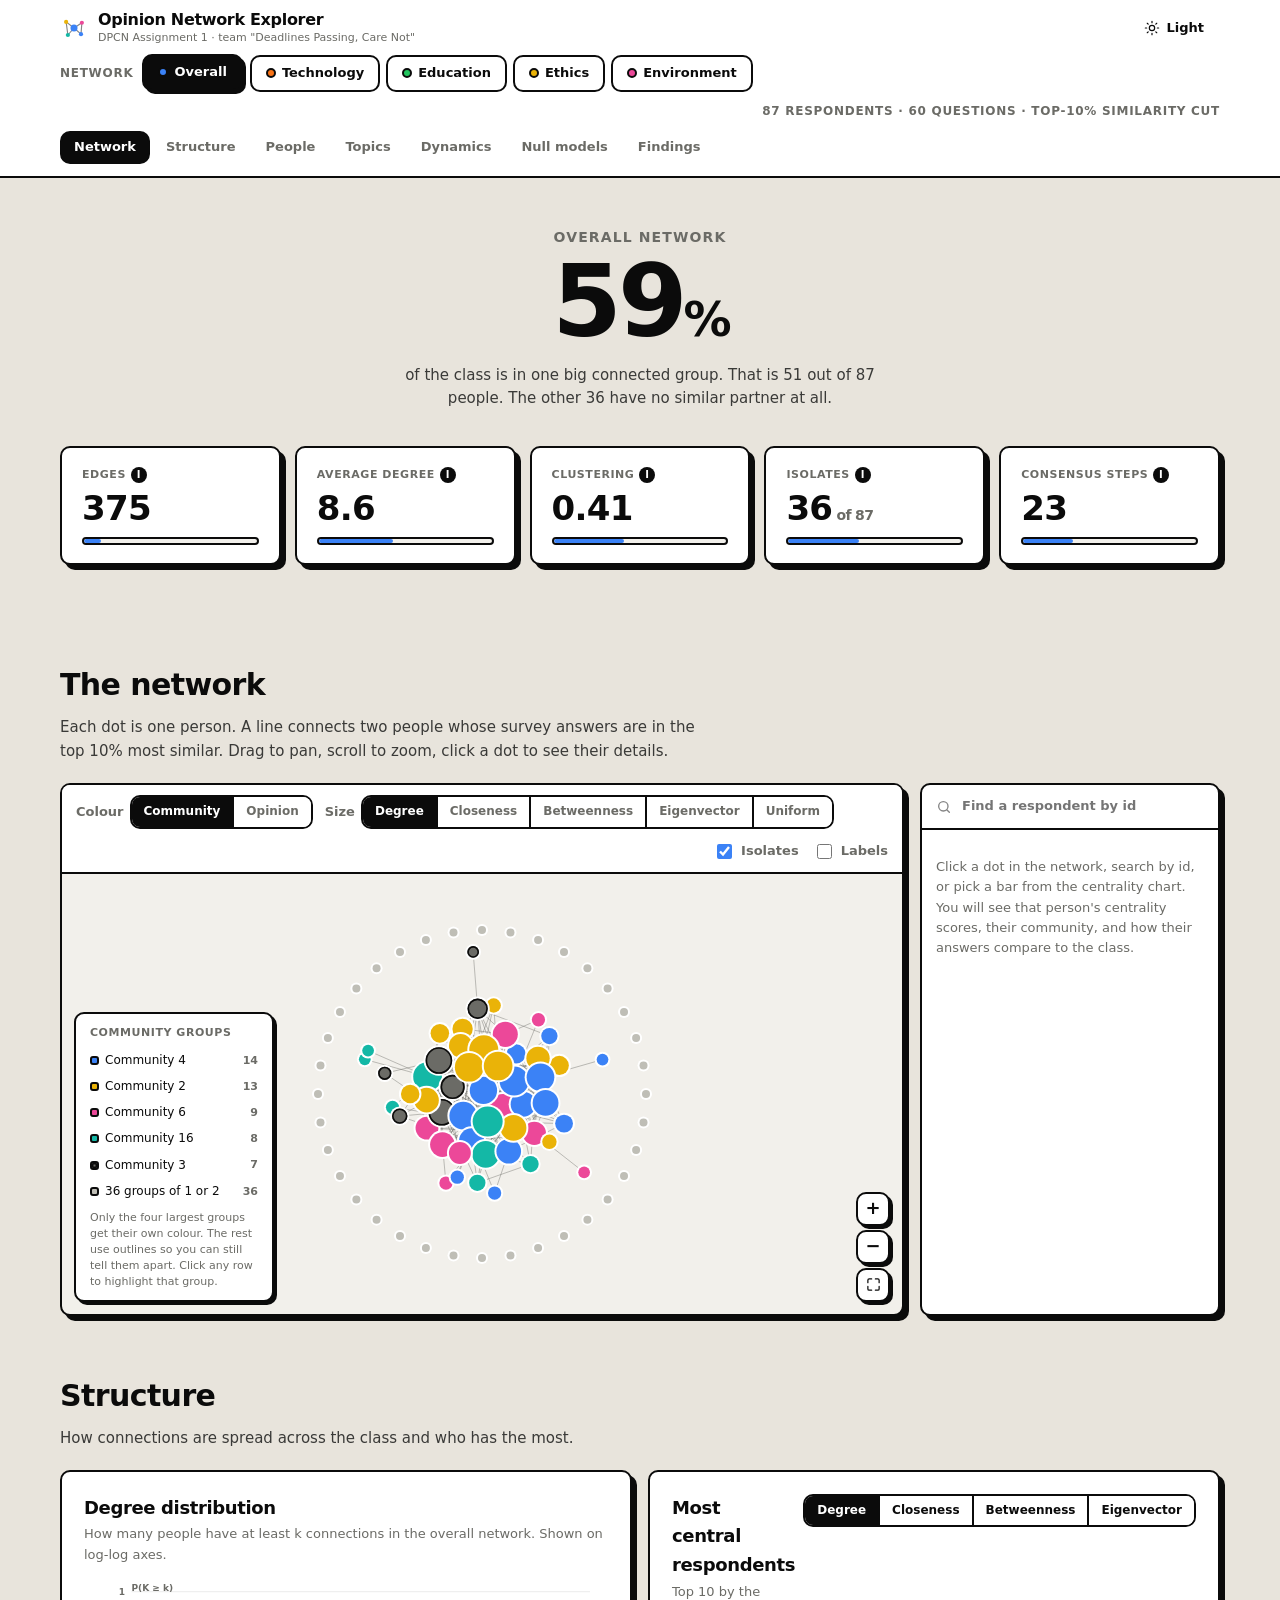
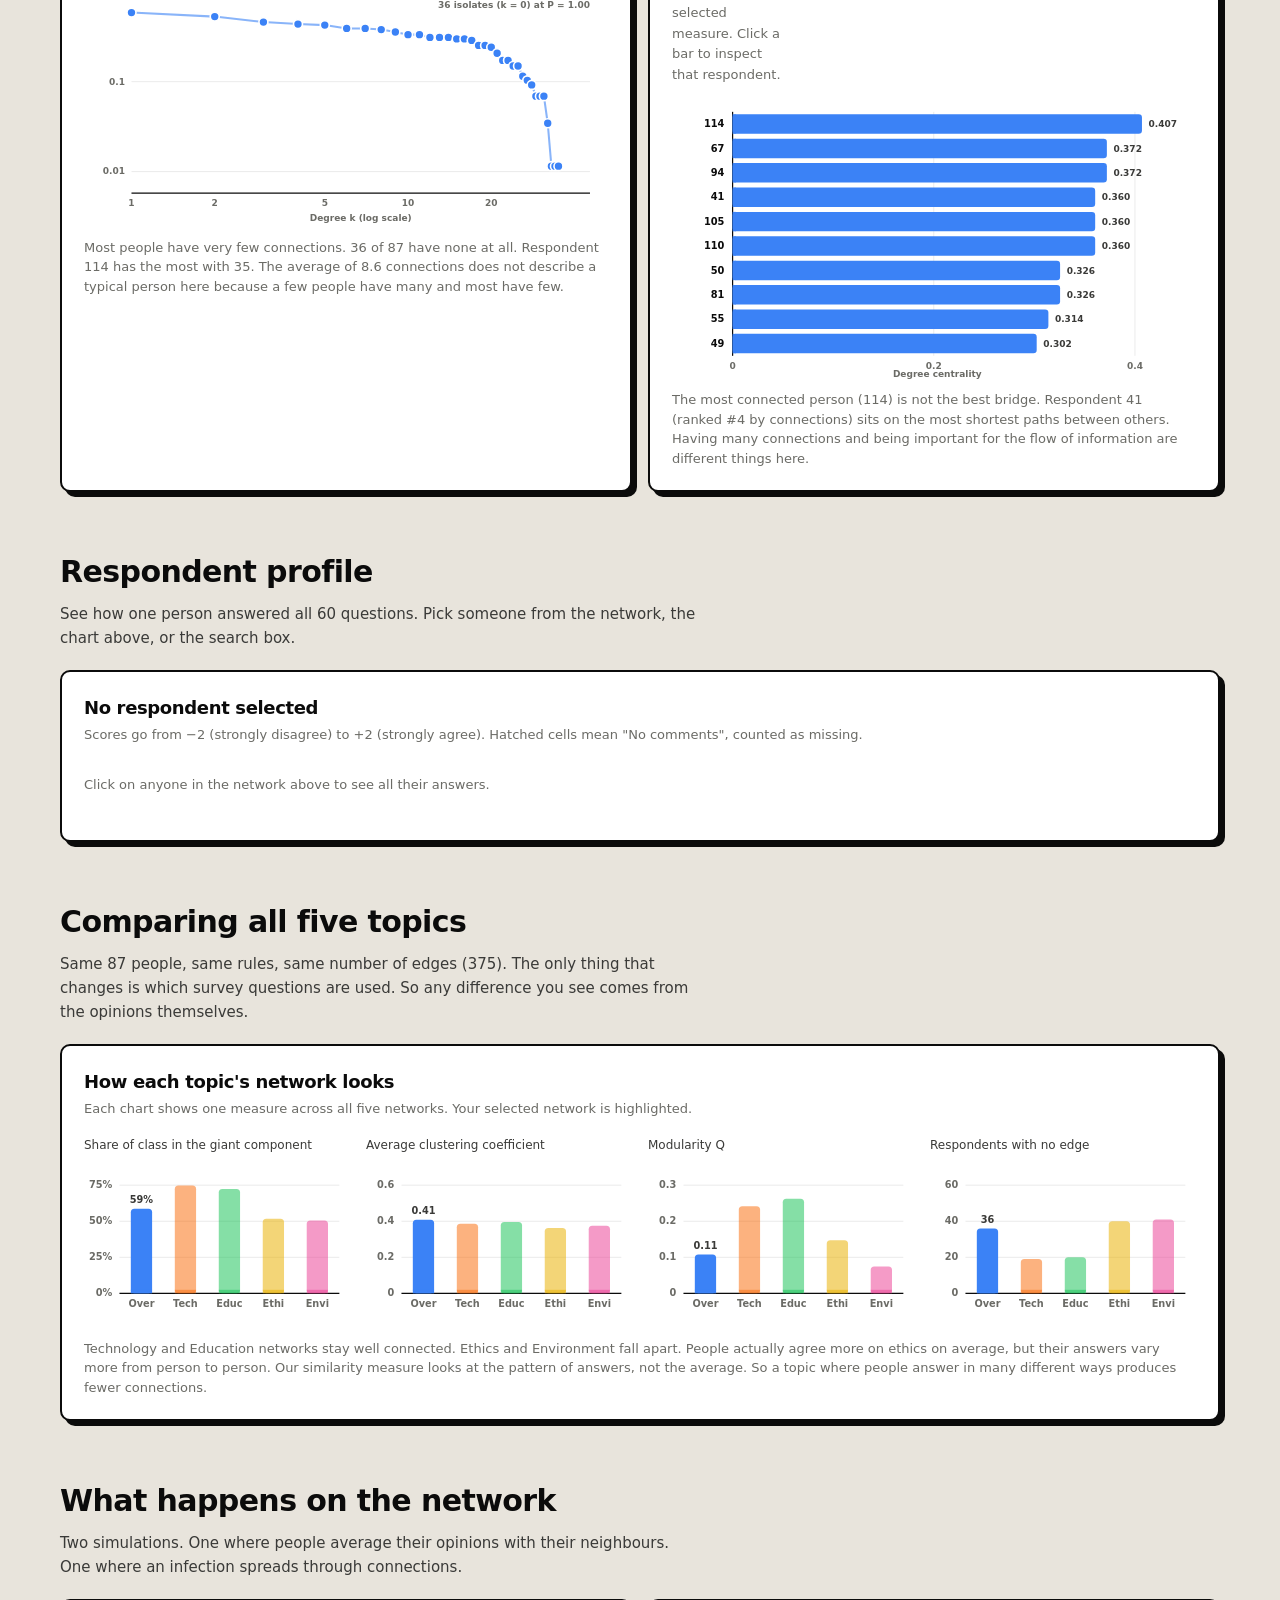
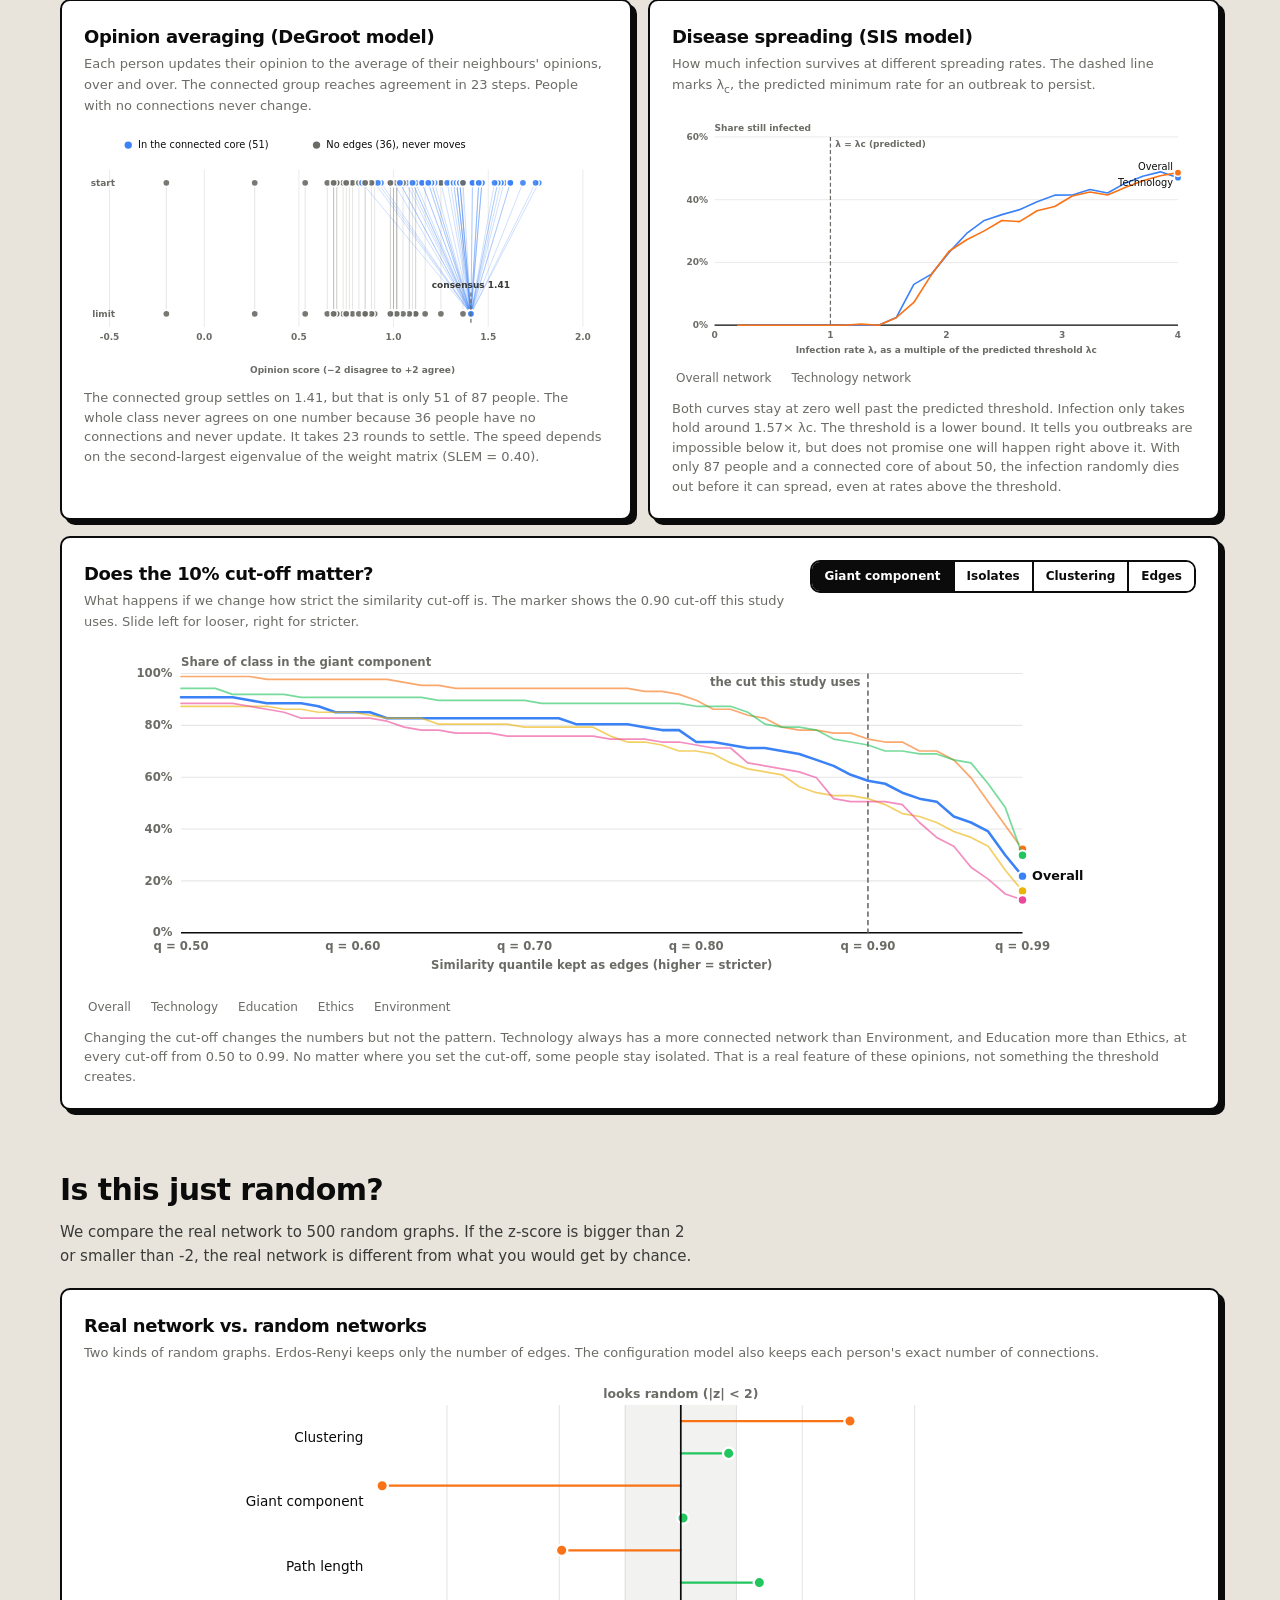
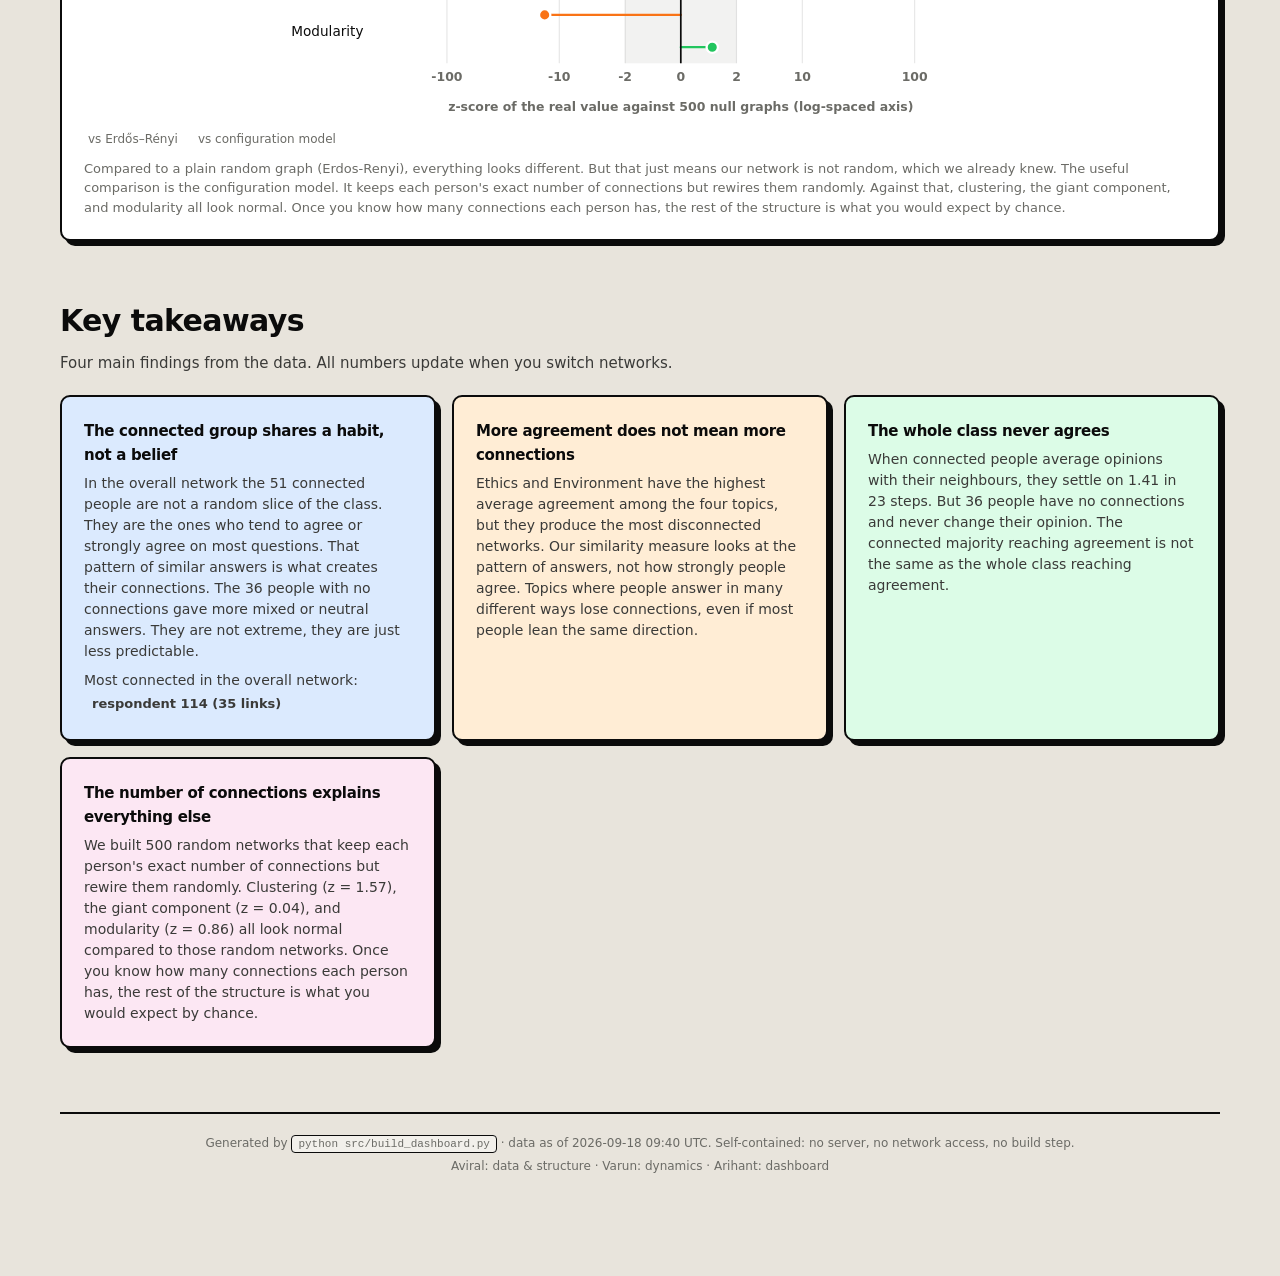
<file: dashboard/index.html>
<!doctype html>
<html lang="en">
<head>
<meta charset="utf-8">
<meta name="viewport" content="width=device-width, initial-scale=1, viewport-fit=cover">
<title>Opinion Network Explorer</title>
<meta name="description" content="Interactive explorer for the class opinion-similarity networks: structure, centrality and dynamics across five networks.">
<style>/* ------------------------------------------------------------------ *
 * Neobrutalism design tokens
 * ------------------------------------------------------------------ */

:root {
  color-scheme: light;

  --plane: #e8e4dc;
  --surface: #ffffff;
  --surface-raised: #ffffff;
  --surface-sunken: #f2f0eb;

  --ink: #0b0b0b;
  --ink-2: #3a3a38;
  --ink-3: #6b6b66;

  --rule: #0b0b0b;
  --axis: #0b0b0b;
  --ring: rgba(11, 11, 11, 0.10);
  --ring-strong: rgba(11, 11, 11, 0.16);

  --border: 2.5px solid #0b0b0b;
  --shadow: 5px 5px 0 #0b0b0b;
  --shadow-sm: 3px 3px 0 #0b0b0b;
  --radius: 10px;

  --s1: #3b82f6;
  --s2: #f97316;
  --s3: #22c55e;
  --s4: #eab308;
  --s5: #ec4899;
  --s6: #14b8a6;
  --s7: #8b5cf6;
  --s8: #ef4444;

  --c1: #3b82f6;
  --c2: #eab308;
  --c3: #ec4899;
  --c4: #14b8a6;
  --c-other: #6b6b66;
  --c-none: #bfbeb6;

  --div-low: #3b82f6;
  --div-mid: #f2f0eb;
  --div-high: #ef4444;

  --good: #22c55e;
  --critical: #ef4444;

  --accent-blue: #dbeafe;
  --accent-orange: #ffedd5;
  --accent-green: #dcfce7;
  --accent-yellow: #fef9c3;
  --accent-pink: #fce7f3;

  --shadow-card: var(--shadow);
  --shadow-pop: 6px 6px 0 #0b0b0b;
}

@media (prefers-color-scheme: dark) {
  :root:not([data-theme="light"]) {
    color-scheme: dark;

    --plane: #1a1a19;
    --surface: #2a2a28;
    --surface-raised: #333331;
    --surface-sunken: #222220;

    --ink: #f5f5f0;
    --ink-2: #d4d4cc;
    --ink-3: #a3a39b;

    --rule: #f5f5f0;
    --axis: #a3a39b;
    --ring: rgba(245, 245, 240, 0.12);
    --ring-strong: rgba(245, 245, 240, 0.20);

    --border: 2.5px solid #f5f5f0;
    --shadow: 5px 5px 0 rgba(245, 245, 240, 0.25);
    --shadow-sm: 3px 3px 0 rgba(245, 245, 240, 0.2);

    --s1: #60a5fa;
    --s2: #fb923c;
    --s3: #4ade80;
    --s4: #facc15;
    --s5: #f472b6;
    --s6: #2dd4bf;
    --s7: #a78bfa;
    --s8: #f87171;

    --c1: #60a5fa;
    --c2: #facc15;
    --c3: #f472b6;
    --c4: #2dd4bf;
    --c-other: #a3a39b;
    --c-none: #4a4a46;

    --div-low: #60a5fa;
    --div-mid: #333331;
    --div-high: #f87171;

    --good: #4ade80;
    --critical: #f87171;

    --accent-blue: #1e3a5f;
    --accent-orange: #4a2c17;
    --accent-green: #1a3d2a;
    --accent-yellow: #3d3a14;
    --accent-pink: #4a1d35;

    --shadow-card: var(--shadow);
    --shadow-pop: 6px 6px 0 rgba(245, 245, 240, 0.3);
  }
}

:root[data-theme="dark"] {
  color-scheme: dark;

  --plane: #1a1a19;
  --surface: #2a2a28;
  --surface-raised: #333331;
  --surface-sunken: #222220;

  --ink: #f5f5f0;
  --ink-2: #d4d4cc;
  --ink-3: #a3a39b;

  --rule: #f5f5f0;
  --axis: #a3a39b;
  --ring: rgba(245, 245, 240, 0.12);
  --ring-strong: rgba(245, 245, 240, 0.20);

  --border: 2.5px solid #f5f5f0;
  --shadow: 5px 5px 0 rgba(245, 245, 240, 0.25);
  --shadow-sm: 3px 3px 0 rgba(245, 245, 240, 0.2);

  --s1: #60a5fa;
  --s2: #fb923c;
  --s3: #4ade80;
  --s4: #facc15;
  --s5: #f472b6;
  --s6: #2dd4bf;
  --s7: #a78bfa;
  --s8: #f87171;

  --c1: #60a5fa;
  --c2: #facc15;
  --c3: #f472b6;
  --c4: #2dd4bf;
  --c-other: #a3a39b;
  --c-none: #4a4a46;

  --div-low: #60a5fa;
  --div-mid: #333331;
  --div-high: #f87171;

  --good: #4ade80;
  --critical: #f87171;

  --accent-blue: #1e3a5f;
  --accent-orange: #4a2c17;
  --accent-green: #1a3d2a;
  --accent-yellow: #3d3a14;
  --accent-pink: #4a1d35;

  --shadow-card: var(--shadow);
  --shadow-pop: 6px 6px 0 rgba(245, 245, 240, 0.3);
}

/* ------------------------------------------------------------------ *
 * Base
 * ------------------------------------------------------------------ */

*, *::before, *::after { box-sizing: border-box; }

html {
  scroll-behavior: smooth;
  scroll-padding-top: 100px;
}

body {
  margin: 0;
  background: var(--plane);
  color: var(--ink);
  font: 400 15px/1.6 system-ui, -apple-system, "Segoe UI", sans-serif;
  -webkit-font-smoothing: antialiased;
}

@media (prefers-reduced-motion: reduce) {
  html { scroll-behavior: auto; }
  *, *::before, *::after {
    animation-duration: 0.001ms !important;
    transition-duration: 0.001ms !important;
  }
}

h1, h2, h3, h4 {
  margin: 0;
  font-weight: 800;
  letter-spacing: -0.02em;
}

a { color: inherit; }
button, select, input { font: inherit; color: inherit; }

:focus-visible {
  outline: 3px solid var(--s1);
  outline-offset: 2px;
}

.shell {
  max-width: 1200px;
  margin: 0 auto;
  padding: 0 20px 80px;
}

.sr-only {
  position: absolute; width: 1px; height: 1px;
  padding: 0; margin: -1px; overflow: hidden;
  clip-path: inset(50%); white-space: nowrap;
}

[hidden] { display: none !important; }

/* ------------------------------------------------------------------ *
 * Masthead
 * ------------------------------------------------------------------ */

.masthead {
  position: sticky;
  top: 0;
  z-index: 40;
  background: var(--surface);
  border-bottom: var(--border);
}

.masthead__inner {
  max-width: 1200px;
  margin: 0 auto;
  padding: 10px 20px;
}

.masthead__top {
  display: flex;
  align-items: center;
  gap: 16px;
  flex-wrap: wrap;
}

.wordmark {
  display: flex;
  align-items: center;
  gap: 10px;
}

.wordmark__glyph {
  width: 28px; height: 28px; flex: none;
}

.wordmark__text h1 {
  font-size: 16px;
  font-weight: 900;
  line-height: 1.2;
}

.wordmark__text p {
  margin: 0;
  font-size: 11px;
  color: var(--ink-3);
}

.masthead__actions {
  margin-left: auto;
  display: flex;
  align-items: center;
  gap: 8px;
}

.filterbar {
  display: flex;
  align-items: center;
  gap: 10px;
  flex-wrap: wrap;
  padding: 8px 0 4px;
}

.filterbar__label {
  font-size: 12px;
  font-weight: 800;
  text-transform: uppercase;
  letter-spacing: 0.06em;
  color: var(--ink-3);
}

.netpicker {
  display: flex;
  gap: 6px;
  flex-wrap: wrap;
}

.netpicker button {
  display: flex;
  align-items: center;
  gap: 6px;
  padding: 6px 14px;
  border: var(--border);
  border-radius: var(--radius);
  background: var(--surface);
  cursor: pointer;
  font-size: 13px;
  font-weight: 700;
  transition: transform 0.1s, box-shadow 0.1s;
}

.netpicker button:hover {
  transform: translate(-2px, -2px);
  box-shadow: var(--shadow);
}

.netpicker button[aria-pressed="true"] {
  background: var(--ink);
  color: var(--surface);
  box-shadow: var(--shadow-sm);
  transform: translate(-1px, -1px);
}

.key {
  display: inline-block;
  width: 10px; height: 10px;
  border-radius: 50%;
  border: 2px solid var(--ink);
  flex: none;
}

.subnav {
  display: flex;
  gap: 2px;
  padding: 6px 0 2px;
  overflow-x: auto;
}

.subnav a {
  padding: 4px 12px;
  font-size: 13px;
  font-weight: 700;
  text-decoration: none;
  color: var(--ink-3);
  border-radius: var(--radius);
  white-space: nowrap;
  border: 2px solid transparent;
}

.subnav a:hover { background: var(--surface-sunken); }

.subnav a.is-current {
  background: var(--ink);
  color: var(--surface);
  border-color: var(--ink);
}

/* ------------------------------------------------------------------ *
 * Buttons
 * ------------------------------------------------------------------ */

.btn {
  display: inline-flex;
  align-items: center;
  gap: 6px;
  padding: 6px 14px;
  border: var(--border);
  border-radius: var(--radius);
  background: var(--surface);
  cursor: pointer;
  font-size: 13px;
  font-weight: 700;
  transition: transform 0.1s, box-shadow 0.1s;
}

.btn:hover {
  transform: translate(-2px, -2px);
  box-shadow: var(--shadow);
}

.btn:active {
  transform: translate(0, 0);
  box-shadow: none;
}

.btn svg { width: 16px; height: 16px; flex: none; }

.btn--ghost {
  background: transparent;
  border-color: transparent;
}

.btn--ghost:hover {
  border-color: var(--ink);
  background: var(--surface);
}

.seg {
  display: flex;
  border: var(--border);
  border-radius: var(--radius);
  overflow: hidden;
}

.seg button {
  padding: 5px 12px;
  border: none;
  background: var(--surface);
  cursor: pointer;
  font-size: 12px;
  font-weight: 700;
  border-right: var(--border);
}

.seg button:last-child { border-right: none; }

.seg button[aria-pressed="true"] {
  background: var(--ink);
  color: var(--surface);
}

.seg button:hover:not([aria-pressed="true"]) {
  background: var(--surface-sunken);
}

.switch {
  display: flex;
  align-items: center;
  gap: 6px;
  font-size: 13px;
  font-weight: 600;
  cursor: pointer;
}

.switch input { accent-color: var(--s1); width: 15px; height: 15px; }

/* ------------------------------------------------------------------ *
 * Hero
 * ------------------------------------------------------------------ */

.hero {
  padding: 48px 0 40px;
}

.hero__lede {
  text-align: center;
  margin-bottom: 36px;
}

.hero__eyebrow {
  font-size: 14px;
  font-weight: 800;
  text-transform: uppercase;
  letter-spacing: 0.08em;
  color: var(--ink-3);
  margin-bottom: 4px;
}

.hero__figure {
  font-size: 100px;
  font-weight: 900;
  line-height: 1;
  letter-spacing: -0.04em;
}

.hero__figure span {
  font-size: 48px;
  font-weight: 700;
}

.hero__caption {
  max-width: 520px;
  margin: 12px auto 0;
  font-size: 15px;
  color: var(--ink-2);
  line-height: 1.55;
}

/* ------------------------------------------------------------------ *
 * Stat tiles
 * ------------------------------------------------------------------ */

.tiles {
  display: grid;
  grid-template-columns: repeat(auto-fit, minmax(200px, 1fr));
  gap: 14px;
}

.tile {
  border: var(--border);
  border-radius: var(--radius);
  background: var(--surface);
  box-shadow: var(--shadow);
  padding: 18px 20px;
}

.tile__label {
  font-size: 11px;
  font-weight: 800;
  text-transform: uppercase;
  letter-spacing: 0.05em;
  color: var(--ink-3);
  margin-bottom: 6px;
  display: flex;
  align-items: center;
  gap: 5px;
}

.tile__value {
  font-size: 34px;
  font-weight: 900;
  line-height: 1.1;
  letter-spacing: -0.02em;
}

.tile__value small {
  font-size: 14px;
  font-weight: 600;
  color: var(--ink-3);
}

.tile__meter {
  margin-top: 10px;
  height: 8px;
  border-radius: 4px;
  background: var(--surface-sunken);
  overflow: hidden;
  border: 2px solid var(--ink);
}

.tile__meter i {
  display: block;
  height: 100%;
  background: var(--s1);
  border-radius: 2px;
}

/* info icon for tooltips on metrics */
.info-icon {
  display: inline-flex;
  align-items: center;
  justify-content: center;
  width: 16px; height: 16px;
  border-radius: 50%;
  background: var(--ink);
  color: var(--surface);
  font-size: 10px;
  font-weight: 900;
  cursor: help;
  flex: none;
  line-height: 1;
  position: relative;
  border: none;
}

.info-icon::after {
  content: attr(data-tip);
  position: absolute;
  bottom: calc(100% + 8px);
  left: 50%;
  transform: translateX(-50%);
  background: var(--ink);
  color: var(--surface);
  font-size: 12px;
  font-weight: 500;
  padding: 10px 14px;
  border-radius: var(--radius);
  border: 2px solid var(--ink-3);
  white-space: normal;
  width: max-content;
  max-width: 260px;
  pointer-events: none;
  opacity: 0;
  transition: opacity 0.15s;
  z-index: 50;
  line-height: 1.4;
  text-transform: none;
  letter-spacing: 0;
}

.info-icon:hover::after { opacity: 1; }

/* ------------------------------------------------------------------ *
 * Sections + cards
 * ------------------------------------------------------------------ */

.section {
  margin-top: 56px;
}

.section__head {
  margin-bottom: 20px;
}

.section__head h2 {
  font-size: 30px;
  font-weight: 900;
}

.section__head p {
  margin: 6px 0 0;
  color: var(--ink-2);
  font-size: 15px;
  max-width: 640px;
}

.card {
  border: var(--border);
  border-radius: var(--radius);
  background: var(--surface);
  box-shadow: var(--shadow);
  padding: 22px;
  overflow: hidden;
}

.card__head {
  display: flex;
  align-items: flex-start;
  gap: 12px;
  flex-wrap: wrap;
  margin-bottom: 16px;
}

.card__head > div:first-child {
  min-width: 0;
  flex: 1;
}

.card__head h3 {
  font-size: 18px;
  font-weight: 800;
}

.card__head p {
  margin: 2px 0 0;
  font-size: 13px;
  color: var(--ink-3);
}

.card__tools {
  display: flex;
  align-items: center;
  gap: 8px;
  flex-wrap: wrap;
}

.grid {
  display: grid;
  gap: 16px;
}

.grid--halves {
  grid-template-columns: repeat(auto-fit, minmax(min(100%, 420px), 1fr));
}

.grid--full {
  grid-column: 1 / -1;
}

/* ------------------------------------------------------------------ *
 * Explorer (network graph)
 * ------------------------------------------------------------------ */

.explorer {
  display: grid;
  grid-template-columns: 1fr 300px;
  gap: 16px;
}

@media (max-width: 860px) {
  .explorer { grid-template-columns: 1fr; }
}

.stage {
  border: var(--border);
  border-radius: var(--radius);
  background: var(--surface-sunken);
  box-shadow: var(--shadow);
  overflow: hidden;
  display: flex;
  flex-direction: column;
}

.stage__bar {
  display: flex;
  align-items: center;
  gap: 12px;
  flex-wrap: wrap;
  padding: 10px 14px;
  border-bottom: var(--border);
  background: var(--surface);
  font-size: 13px;
  font-weight: 700;
  color: var(--ink-3);
}

.stage__group {
  display: flex;
  align-items: center;
  gap: 6px;
}

.stage__canvas {
  position: relative;
  flex: 1;
  min-height: 440px;
}

.stage__canvas canvas {
  display: block;
  width: 100%; height: 100%;
  position: absolute;
  inset: 0;
}

.stage__legend {
  position: absolute;
  bottom: 12px; left: 12px;
  background: var(--surface);
  border: var(--border);
  border-radius: var(--radius);
  padding: 10px 14px;
  font-size: 12px;
  max-width: 200px;
  z-index: 2;
  box-shadow: var(--shadow-sm);
}

.stage__legend h4 {
  font-size: 11px;
  font-weight: 900;
  text-transform: uppercase;
  letter-spacing: 0.05em;
  color: var(--ink-3);
  margin-bottom: 4px;
}

.legend-row {
  display: flex;
  align-items: center;
  gap: 6px;
  margin-top: 3px;
  cursor: pointer;
  background: none;
  border: none;
  padding: 2px 0;
  font: inherit;
  color: inherit;
  text-align: left;
  width: 100%;
}

.legend-row .key {
  width: 9px; height: 9px;
  border-radius: 3px;
}

.legend-row .count {
  margin-left: auto;
  font-weight: 700;
  color: var(--ink-3);
  font-size: 11px;
}

.legend-scale {
  display: flex;
  align-items: center;
  gap: 6px;
  font-size: 11px;
  color: var(--ink-3);
}

.legend-scale i {
  flex: 1;
  height: 8px;
  border-radius: 4px;
  border: 1.5px solid var(--ink);
  background: linear-gradient(to right, var(--div-low), var(--div-mid), var(--div-high));
}

.legend-rows {
  display: flex;
  flex-direction: column;
}

.stage__zoom {
  position: absolute;
  bottom: 12px; right: 12px;
  display: flex;
  flex-direction: column;
  gap: 4px;
  z-index: 2;
}

.stage__zoom button {
  width: 34px; height: 34px;
  display: flex;
  align-items: center;
  justify-content: center;
  border: var(--border);
  border-radius: var(--radius);
  background: var(--surface);
  cursor: pointer;
  font-size: 18px;
  font-weight: 700;
  box-shadow: var(--shadow-sm);
}

.stage__zoom button:hover {
  transform: translate(-1px, -1px);
  box-shadow: var(--shadow);
}

.is-dragging { cursor: grabbing !important; }

/* ------------------------------------------------------------------ *
 * Inspector sidebar
 * ------------------------------------------------------------------ */

.inspector {
  border: var(--border);
  border-radius: var(--radius);
  background: var(--surface);
  box-shadow: var(--shadow);
  display: flex;
  flex-direction: column;
  max-height: 600px;
  overflow: hidden;
}

.inspector__search {
  display: flex;
  align-items: center;
  gap: 8px;
  padding: 10px 14px;
  border-bottom: var(--border);
}

.inspector__search svg {
  width: 16px; height: 16px;
  flex: none; opacity: 0.5;
}

.inspector__search input {
  flex: 1;
  border: none;
  background: transparent;
  font-size: 13px;
  font-weight: 600;
  min-width: 0;
}

.inspector__search input:focus { outline: none; }

.inspector__body {
  flex: 1;
  overflow-y: auto;
  padding: 14px;
  font-size: 13px;
}

.inspector__body h3 {
  font-size: 20px;
  font-weight: 900;
  margin-bottom: 10px;
}

.inspector__body dl {
  margin: 0;
  display: grid;
  grid-template-columns: 1fr auto;
  gap: 4px 12px;
}

.inspector__body dt {
  font-weight: 600;
  color: var(--ink-2);
}

.inspector__body dd {
  margin: 0;
  text-align: right;
  font-weight: 800;
  font-variant-numeric: tabular-nums;
}

.inspector__body .rank {
  font-size: 11px;
  color: var(--ink-3);
  font-weight: 600;
  margin-left: 4px;
}

.inspector__empty {
  color: var(--ink-3);
  font-size: 13px;
  line-height: 1.55;
}

.person {
  display: flex;
  align-items: center;
  gap: 10px;
  margin-bottom: 12px;
}

.person__dot {
  width: 24px; height: 24px;
  border-radius: 50%;
  border: var(--border);
  flex: none;
}

.person__id {
  font-weight: 800;
  font-size: 15px;
}

.person__meta {
  font-size: 12px;
  color: var(--ink-3);
}

.chip {
  display: inline-flex;
  align-items: center;
  gap: 4px;
  font-size: 11px;
  font-weight: 700;
  padding: 3px 10px;
  border: var(--border);
  border-radius: 100px;
  background: var(--surface-sunken);
}

.kv {
  margin: 0;
  display: grid;
  grid-template-columns: 1fr auto;
  gap: 4px 12px;
}

.kv dt { font-weight: 600; color: var(--ink-2); }

.kv dd {
  margin: 0;
  text-align: right;
  font-weight: 800;
  font-variant-numeric: tabular-nums;
}

.inspector__sub {
  font-size: 11px;
  font-weight: 800;
  text-transform: uppercase;
  letter-spacing: 0.05em;
  color: var(--ink-3);
  margin: 14px 0 6px;
}

.opbars {
  display: flex;
  flex-direction: column;
  gap: 6px;
}

.opbar {
  display: grid;
  grid-template-columns: 80px 1fr 48px;
  align-items: center;
  gap: 8px;
  font-size: 12px;
  font-weight: 700;
}

.opbar__track {
  position: relative;
  height: 16px;
  border-radius: 4px;
  background: var(--surface-sunken);
  border: 1.5px solid var(--ring-strong);
}

.opbar__zero {
  position: absolute;
  top: 0; bottom: 0;
  width: 1px;
  background: var(--ink-3);
}

.opbar__fill {
  position: absolute;
  top: 2px; bottom: 2px;
  border-radius: 2px;
  min-width: 2px;
}

.opbar__pop {
  position: absolute;
  top: -2px; bottom: -2px;
  width: 2px;
  background: var(--ink);
}

.opbar__val {
  text-align: right;
  font-variant-numeric: tabular-nums;
  color: var(--ink-2);
}

/* ------------------------------------------------------------------ *
 * Charts
 * ------------------------------------------------------------------ */

.chart {
  width: 100%;
  display: block;
}

.chart .axis-line { stroke: var(--axis); stroke-width: 1.5; }
.chart .grid-line { stroke: var(--ring); stroke-width: 1; }

.chart .tick-label,
.chart .tick {
  fill: var(--ink-3);
  font-size: 11px;
  font-weight: 600;
}

.chart .axis-title {
  fill: var(--ink-3);
  font-size: 11px;
  font-weight: 700;
}

.chart .value-label {
  fill: var(--ink-2);
  font-size: 11px;
  font-weight: 700;
}

.chart .series-label {
  fill: var(--ink);
  font-size: 12px;
}

.chart .mark { pointer-events: none; }
.chart .hit { fill: transparent; cursor: crosshair; }
.chart .ref-line { stroke: var(--ink-3); stroke-width: 1.5; stroke-dasharray: 5 3; }

.chart--wide { max-height: 340px; }

.note {
  margin: 10px 0 0;
  font-size: 13px;
  color: var(--ink-3);
  line-height: 1.5;
}

/* ------------------------------------------------------------------ *
 * Respondent profile heatmap
 * ------------------------------------------------------------------ */

.heat-scroll {
  overflow-x: auto;
  -webkit-overflow-scrolling: touch;
  margin: 0 -22px;
  padding: 0 22px;
}

.answers, .heat {
  display: grid;
  gap: 2px;
  min-width: 600px;
}

.answers .cell, .heat .cell,
.answers__cell {
  display: flex;
  align-items: center;
  justify-content: center;
  font-size: 11px;
  font-weight: 700;
  font-variant-numeric: tabular-nums;
  border-radius: 4px;
  min-height: 26px;
  cursor: default;
  border: 1px solid transparent;
  background: none;
  padding: 2px 4px;
}

.answers__cell.is-missing {
  background: var(--surface-sunken) !important;
  color: var(--ink-3) !important;
  border: 1px dashed var(--ring-strong);
}

.answers__cells {
  display: flex;
  gap: 2px;
  flex-wrap: wrap;
}

.answers__row {
  display: flex;
  align-items: center;
  gap: 8px;
  margin-bottom: 4px;
}

.answers__label {
  width: 90px;
  flex: none;
  display: flex;
  align-items: center;
  gap: 6px;
  font-size: 12px;
  font-weight: 800;
}

.heat .head-cell {
  font-size: 11px;
  font-weight: 800;
  color: var(--ink-2);
  display: flex;
  align-items: center;
}

.heat .row-label {
  font-size: 12px;
  font-weight: 800;
  padding-right: 8px;
  white-space: nowrap;
}

.legend {
  display: flex;
  align-items: center;
  gap: 16px;
  margin-top: 10px;
  font-size: 12px;
  color: var(--ink-3);
  flex-wrap: wrap;
}

.legend__item {
  display: flex;
  align-items: center;
  gap: 4px;
}

.legend__key {
  display: inline-block;
  vertical-align: middle;
}

.legend__key--rect {
  width: 14px; height: 14px;
  border-radius: 3px;
  border: 1.5px solid var(--ink);
}

/* ------------------------------------------------------------------ *
 * Compare grid
 * ------------------------------------------------------------------ */

.compare-panel {
  text-align: center;
}

.compare-panel h4 {
  font-size: 12px;
  font-weight: 800;
  text-transform: uppercase;
  letter-spacing: 0.04em;
  color: var(--ink-3);
  margin-bottom: 4px;
}

/* ------------------------------------------------------------------ *
 * Findings
 * ------------------------------------------------------------------ */

.findings {
  display: grid;
  grid-template-columns: repeat(auto-fit, minmax(280px, 1fr));
  gap: 16px;
}

.finding {
  border: var(--border);
  border-radius: var(--radius);
  padding: 22px;
  box-shadow: var(--shadow);
}

.finding--blue { background: var(--accent-blue); }
.finding--orange { background: var(--accent-orange); }
.finding--green { background: var(--accent-green); }
.finding--pink { background: var(--accent-pink); }

.finding h3 {
  font-size: 15px;
  font-weight: 800;
  margin-bottom: 6px;
}

.finding p {
  margin: 0;
  font-size: 14px;
  color: var(--ink-2);
  line-height: 1.5;
}

.finding .big-num {
  font-size: 38px;
  font-weight: 900;
  line-height: 1.1;
  margin-bottom: 4px;
}

/* ------------------------------------------------------------------ *
 * Tooltip
 * ------------------------------------------------------------------ */

.tip {
  position: fixed;
  z-index: 100;
  pointer-events: none;
  opacity: 0;
  transition: opacity 0.12s;
  border: var(--border);
  border-radius: var(--radius);
  background: var(--surface);
  box-shadow: var(--shadow);
  padding: 10px 14px;
  font-size: 13px;
  max-width: 280px;
}

.tip.is-on { opacity: 1; }

.tip__title {
  font-weight: 800;
  display: flex;
  align-items: center;
  gap: 6px;
  margin-bottom: 4px;
}

.tip__rows {
  margin: 0;
  display: grid;
  grid-template-columns: auto auto;
  gap: 2px 12px;
}

.tip__rows dt { color: var(--ink-3); font-weight: 600; }

.tip__rows dd {
  margin: 0;
  text-align: right;
  font-weight: 800;
  font-variant-numeric: tabular-nums;
}

.tip__foot {
  margin-top: 6px;
  font-size: 11px;
  color: var(--ink-3);
}

/* ------------------------------------------------------------------ *
 * Footer
 * ------------------------------------------------------------------ */

.foot {
  margin-top: 64px;
  padding: 20px 0;
  border-top: var(--border);
  font-size: 12px;
  color: var(--ink-3);
  text-align: center;
  display: flex;
  flex-direction: column;
  gap: 4px;
}

.foot code {
  font-family: "SF Mono", "Consolas", monospace;
  font-size: 11px;
  background: var(--surface-sunken);
  padding: 2px 6px;
  border-radius: 4px;
  border: 1.5px solid var(--ink);
}

/* ------------------------------------------------------------------ *
 * Responsive
 * ------------------------------------------------------------------ */

@media (max-width: 640px) {
  .hero__figure { font-size: 64px; }
  .hero__figure span { font-size: 32px; }
  .tiles { grid-template-columns: 1fr 1fr; }
  .section__head h2 { font-size: 22px; }
  .card { padding: 14px; }
  .masthead__inner { padding: 10px 16px; }
  .shell { padding: 0 16px 60px; }
  .explorer { grid-template-columns: 1fr; }
}

/* table (kept for internal data but buttons removed) */
.table-wrap {
  overflow-x: auto;
  margin: 8px 0;
}

table {
  border-collapse: collapse;
  width: 100%;
  font-size: 12px;
  font-variant-numeric: tabular-nums;
}

th, td {
  padding: 4px 10px;
  text-align: left;
  border-bottom: 1px solid var(--ring);
}

th {
  font-weight: 800;
  text-transform: uppercase;
  font-size: 11px;
  letter-spacing: 0.04em;
  color: var(--ink-3);
}
</style>
</head>
<body>

<header class="masthead">
  <div class="masthead__inner">
    <div class="masthead__top">
      <div class="wordmark">
        <svg class="wordmark__glyph" viewBox="0 0 32 32" aria-hidden="true">
          <g fill="none" stroke="currentColor" stroke-width="1.3" opacity="0.5">
            <path d="M16 16 L7 9 M16 16 L25 10 M16 16 L9 24 M16 16 L24 23 M7 9 L9 24 M25 10 L24 23"/>
          </g>
          <circle cx="16" cy="16" r="4" fill="var(--s1)"/>
          <circle cx="7" cy="9" r="2.4" fill="var(--s4)"/>
          <circle cx="25" cy="10" r="2.4" fill="var(--s5)"/>
          <circle cx="9" cy="24" r="2.4" fill="var(--s6)"/>
          <circle cx="24" cy="23" r="2.4" fill="var(--s1)"/>
        </svg>
        <div class="wordmark__text">
          <h1>Opinion Network Explorer</h1>
          <p>DPCN Assignment&nbsp;1 · team "Deadlines Passing, Care Not"</p>
        </div>
      </div>

      <div class="masthead__actions">
        <button class="btn btn--ghost" id="theme-toggle" type="button" title="Switch between light and dark">
          <svg viewBox="0 0 24 24" fill="none" stroke="currentColor" stroke-width="1.8" stroke-linecap="round" aria-hidden="true">
            <circle cx="12" cy="12" r="4"/><path d="M12 2v2M12 20v2M4.9 4.9l1.4 1.4M17.7 17.7l1.4 1.4M2 12h2M20 12h2M4.9 19.1l1.4-1.4M17.7 6.3l1.4-1.4"/>
          </svg>
          <span id="theme-label">Theme</span>
        </button>
      </div>
    </div>

    <div class="filterbar" role="group" aria-label="Network filter">
      <span class="filterbar__label">Network</span>
      <div class="netpicker" id="netpicker"></div>
      <span class="filterbar__label" style="margin-left:auto">87 respondents · 60 questions · top-10% similarity cut</span>
    </div>

    <nav class="subnav" id="subnav" aria-label="Sections">
      <a href="#explorer">Network</a>
      <a href="#structure">Structure</a>
      <a href="#people">People</a>
      <a href="#compare">Topics</a>
      <a href="#dynamics">Dynamics</a>
      <a href="#nullmodels">Null models</a>
      <a href="#findings">Findings</a>
    </nav>
  </div>
</header>

<main class="shell">

  <!-- ============================================================ -->
  <section class="hero">
    <div class="hero__lede">
      <div class="hero__eyebrow" id="hero-eyebrow">Overall network</div>
      <div class="hero__figure" id="hero-figure"></div>
      <p class="hero__caption" id="hero-caption"></p>
    </div>
    <div class="tiles" id="tiles"></div>
  </section>

  <!-- ============================================================ -->
  <section class="section" id="explorer">
    <div class="section__head">
      <h2>The network</h2>
      <p>Each dot is one person. A line connects two people whose survey answers are in the top 10% most similar. Drag to pan, scroll to zoom, click a dot to see their details.</p>
    </div>

    <div class="explorer">
      <div class="stage">
        <div class="stage__bar">
          <div class="stage__group">
            <span>Colour</span>
            <div class="seg" id="colour-mode" role="group" aria-label="Node colour"></div>
          </div>
          <div class="stage__group">
            <span>Size</span>
            <div class="seg" id="size-mode" role="group" aria-label="Node size"></div>
          </div>
          <div class="stage__group" style="margin-left:auto;gap:14px">
            <label class="switch"><input type="checkbox" id="toggle-isolates" checked> Isolates</label>
            <label class="switch"><input type="checkbox" id="toggle-labels"> Labels</label>
          </div>
        </div>

        <div class="stage__canvas" id="stage-canvas">
          <canvas id="graph" role="img" aria-label="Node-link diagram of the selected opinion network."></canvas>
          <div class="stage__legend" id="stage-legend">
            <h4 id="legend-title">Legend</h4>
            <div id="legend-body"></div>
          </div>
          <div class="stage__zoom">
            <button type="button" id="zoom-in" title="Zoom in" aria-label="Zoom in">+</button>
            <button type="button" id="zoom-out" title="Zoom out" aria-label="Zoom out">−</button>
            <button type="button" id="zoom-fit" title="Fit to view" aria-label="Fit to view"><svg viewBox="0 0 24 24" width="15" height="15" fill="none" stroke="currentColor" stroke-width="2" stroke-linecap="round" stroke-linejoin="round" aria-hidden="true"><path d="M9 3H5a2 2 0 0 0-2 2v4M15 3h4a2 2 0 0 1 2 2v4M9 21H5a2 2 0 0 1-2-2v-4M15 21h4a2 2 0 0 0 2-2v-4"/></svg></button>
          </div>
        </div>
      </div>

      <aside class="inspector" aria-label="Respondent inspector">
        <div class="inspector__search">
          <svg viewBox="0 0 24 24" fill="none" stroke="currentColor" stroke-width="2" stroke-linecap="round" aria-hidden="true">
            <circle cx="11" cy="11" r="7"/><path d="M20 20l-3.5-3.5"/>
          </svg>
          <input id="search" type="search" list="respondent-ids" placeholder="Find a respondent by id" autocomplete="off" aria-label="Find a respondent by id">
          <datalist id="respondent-ids"></datalist>
        </div>
        <div class="inspector__body" id="inspector-body"></div>
      </aside>
    </div>
  </section>

  <!-- ============================================================ -->
  <section class="section" id="structure">
    <div class="section__head">
      <h2>Structure</h2>
      <p>How connections are spread across the class and who has the most.</p>
    </div>

    <div class="grid grid--halves">
      <div class="card">
        <div class="card__head">
          <div>
            <h3>Degree distribution</h3>
            <p id="degree-sub"></p>
          </div>
        </div>
        <svg class="chart" id="degree-chart" viewBox="0 0 640 300" preserveAspectRatio="xMidYMid meet" role="img"></svg>
        <p class="note" id="degree-note"></p>
      </div>

      <div class="card">
        <div class="card__head">
          <div>
            <h3>Most central respondents</h3>
            <p>Top 10 by the selected measure. Click a bar to inspect that respondent.</p>
          </div>
          <div class="card__tools">
            <div class="seg" id="centrality-pick" role="group" aria-label="Centrality measure"></div>
          </div>
        </div>
        <svg class="chart" id="central-chart" viewBox="0 0 640 340" preserveAspectRatio="xMidYMid meet" role="img"></svg>
        <p class="note" id="central-note"></p>
      </div>
    </div>
  </section>

  <!-- ============================================================ -->
  <section class="section" id="people">
    <div class="section__head">
      <h2>Respondent profile</h2>
      <p>See how one person answered all 60 questions. Pick someone from the network, the chart above, or the search box.</p>
    </div>
    <div class="card">
      <div class="card__head">
        <div>
          <h3 id="profile-title">No respondent selected</h3>
          <p id="profile-sub">Scores go from −2 (strongly disagree) to +2 (strongly agree). Hatched cells mean "No comments", counted as missing.</p>
        </div>
      </div>
      <div class="heat-scroll"><div class="answers" id="profile-answers"></div></div>
      <div class="legend" id="profile-legend"></div>
    </div>
  </section>

  <!-- ============================================================ -->
  <section class="section" id="compare">
    <div class="section__head">
      <h2>Comparing all five topics</h2>
      <p>Same 87 people, same rules, same number of edges (375). The only thing that changes is which survey questions are used. So any difference you see comes from the opinions themselves.</p>
    </div>
    <div class="card">
      <div class="card__head">
        <div>
          <h3>How each topic's network looks</h3>
          <p>Each chart shows one measure across all five networks. Your selected network is highlighted.</p>
        </div>
      </div>
      <div class="grid" id="compare-grid" style="grid-template-columns:repeat(auto-fit,minmax(240px,1fr))"></div>
      <p class="note" id="compare-note"></p>
    </div>
  </section>

  <!-- ============================================================ -->
  <section class="section" id="dynamics">
    <div class="section__head">
      <h2>What happens on the network</h2>
      <p>Two simulations. One where people average their opinions with their neighbours. One where an infection spreads through connections.</p>
    </div>

    <div class="grid grid--halves">
      <div class="card">
        <div class="card__head">
          <div>
            <h3>Opinion averaging (DeGroot model)</h3>
            <p id="degroot-sub"></p>
          </div>
        </div>
        <svg class="chart" id="degroot-chart" viewBox="0 0 640 300" preserveAspectRatio="xMidYMid meet" role="img"></svg>
        <p class="note" id="degroot-note"></p>
      </div>

      <div class="card">
        <div class="card__head">
          <div>
            <h3>Disease spreading (SIS model)</h3>
            <p>How much infection survives at different spreading rates. The dashed line marks &lambda;<sub>c</sub>, the predicted minimum rate for an outbreak to persist.</p>
          </div>
        </div>
        <svg class="chart" id="sis-chart" viewBox="0 0 640 300" preserveAspectRatio="xMidYMid meet" role="img"></svg>
        <div class="legend" id="sis-legend"></div>
        <p class="note" id="sis-note"></p>
      </div>

      <div class="card grid--full">
        <div class="card__head">
          <div>
            <h3>Does the 10% cut-off matter?</h3>
            <p>What happens if we change how strict the similarity cut-off is. The marker shows the 0.90 cut-off this study uses. Slide left for looser, right for stricter.</p>
          </div>
          <div class="card__tools">
            <div class="seg" id="sens-measure" role="group" aria-label="Sensitivity measure"></div>
          </div>
        </div>
        <svg class="chart chart--wide" id="sens-chart" viewBox="0 0 980 320" preserveAspectRatio="xMidYMid meet" role="img"></svg>
        <div class="legend" id="sens-legend"></div>
        <p class="note" id="sens-note"></p>
      </div>
    </div>
  </section>

  <!-- ============================================================ -->
  <section class="section" id="nullmodels">
    <div class="section__head">
      <h2>Is this just random?</h2>
      <p>We compare the real network to 500 random graphs. If the z-score is bigger than 2 or smaller than -2, the real network is different from what you would get by chance.</p>
    </div>
    <div class="card">
      <div class="card__head">
        <div>
          <h3>Real network vs. random networks</h3>
          <p>Two kinds of random graphs. Erdos-Renyi keeps only the number of edges. The configuration model also keeps each person's exact number of connections.</p>
        </div>
      </div>
      <svg class="chart chart--wide" id="null-chart" viewBox="0 0 700 300" preserveAspectRatio="xMidYMid meet" role="img"></svg>
      <div class="legend" id="null-legend"></div>
      <p class="note" id="null-note"></p>
    </div>
  </section>

  <!-- ============================================================ -->
  <section class="section" id="findings">
    <div class="section__head">
      <h2>Key takeaways</h2>
      <p>Four main findings from the data. All numbers update when you switch networks.</p>
    </div>
    <div class="findings" id="findings-grid"></div>
  </section>

  <footer class="foot">
    <div>
      Generated by <code>python src/build_dashboard.py</code> · data as of <span id="stamp"></span>.
      Self-contained: no server, no network access, no build step.
    </div>
    <div>Aviral: data &amp; structure · Varun: dynamics · Arihant: dashboard</div>
  </footer>
</main>

<div class="tip" id="tip" role="status" aria-live="polite"></div>

<script id="payload" type="application/json">{"meta":{"generated":"2026-09-18 09:40 UTC","n_respondents":87,"n_questions":60,"similarity_quantile":0.9,"networks":["overall","technology","education","ethics","environment"],"topics":["Technology","Education","Ethics","Environment"],"centralities":["degree_centrality","closeness_centrality","betweenness_centrality","eigenvector_centrality"]},"questions":{"order":["T01","T02","T03","T04","T05","T06","T07","T08","T09","T10","T11","T12","T13","T14","T15","E01","E02","E03","E04","E05","E06","E07","E08","E09","E10","E11","E12","E13","E14","E15","S01","S02","S03","S04","S05","S06","S07","S08","S09","S10","S11","S12","S13","S14","S15","V01","V02","V03","V04","V05","V06","V07","V08","V09","V10","V11","V12","V13","V14","V15"],"meta":{"T01":{"topic":"Technology","text":"Artificial Intelligence will improve society more than it will create problems."},"T02":{"topic":"Technology","text":"Generative AI tools should be allowed as learning aids in higher education."},"T03":{"topic":"Technology","text":"Students should disclose the use of AI in assignments and reports."},"T04":{"topic":"Technology","text":"Every engineering student should receive formal education in AI."},"T05":{"topic":"Technology","text":"Artificial Intelligence will significantly accelerate scientific discovery."},"T06":{"topic":"Technology","text":"Most repetitive jobs will eventually be replaced by intelligent automation."},"T07":{"topic":"Technology","text":"Robots should replace humans in hazardous occupations whenever possible."},"T08":{"topic":"Technology","text":"AI-assisted diagnosis should become routine in healthcare."},"T09":{"topic":"Technology","text":"Autonomous vehicles will ultimately make transportation safer."},"T10":{"topic":"Technology","text":"Protection of personal data is more important than technological convenience."},"T11":{"topic":"Technology","text":"Technology companies should explain how recommendation algorithms work."},"T12":{"topic":"Technology","text":"Governments should introduce stricter regulations for Artificial Intelligence."},"T13":{"topic":"Technology","text":"Cybersecurity deserves greater investment than the development of new digital technologies."},"T14":{"topic":"Technology","text":"Social media algorithms contribute to opinion polarization."},"T15":{"topic":"Technology","text":"Society will increasingly depend on AI-assisted decision making."},"E01":{"topic":"Education","text":"Project-based learning develops deeper understanding than examination-oriented learning."},"E02":{"topic":"Education","text":"Traditional written examinations accurately measure a student's knowledge."},"E03":{"topic":"Education","text":"Class attendance should be compulsory for all courses."},"E04":{"topic":"Education","text":"High-quality online learning can effectively complement classroom teaching."},"E05":{"topic":"Education","text":"Students should be encouraged to take courses outside their primary discipline."},"E06":{"topic":"Education","text":"Every undergraduate student should participate in at least one research project."},"E07":{"topic":"Education","text":"Publishing research before graduation should be encouraged, but not mandatory."},"E08":{"topic":"Education","text":"Maintaining academic honesty is more important than obtaining high grades."},"E09":{"topic":"Education","text":"Collaborative learning is generally more effective than individual learning."},"E10":{"topic":"Education","text":"Universities should prioritize innovation and problem-solving over rote learning."},"E11":{"topic":"Education","text":"University curricula should be updated more frequently to match emerging technologies."},"E12":{"topic":"Education","text":"Artificial intelligence should be integrated into teaching and personalized learning."},"E13":{"topic":"Education","text":"Universities should invest more resources in research than in expanding infrastructure."},"E14":{"topic":"Education","text":"Strong collaborations between universities and industry improve student education."},"E15":{"topic":"Education","text":"Continuous learning and skill development are essential throughout one's career."},"S01":{"topic":"Ethics","text":"Every individual has a responsibility to contribute positively to society."},"S02":{"topic":"Ethics","text":"Universities should encourage students to participate in community service activities."},"S03":{"topic":"Ethics","text":"New technologies should be evaluated for their societal impact before widespread deployment."},"S04":{"topic":"Ethics","text":"Technology companies should be accountable for unethical use of their platforms."},"S05":{"topic":"Ethics","text":"Individuals should have greater control over how their personal data are collected and used."},"S06":{"topic":"Ethics","text":"Combating online misinformation requires shared responsibility among users, platforms, and governments."},"S07":{"topic":"Ethics","text":"Equal opportunities should be prioritized regardless of a person's background."},"S08":{"topic":"Ethics","text":"Diverse teams generally make better decisions than homogeneous teams."},"S09":{"topic":"Ethics","text":"Universities should promote an inclusive environment where different viewpoints can be discussed respectfully."},"S10":{"topic":"Ethics","text":"Scientific evidence should play an important role in public policy decisions."},"S11":{"topic":"Ethics","text":"People should be free to express differing opinions as long as they do not promote harm or discrimination."},"S12":{"topic":"Ethics","text":"Young people should actively participate in addressing societal challenges."},"S13":{"topic":"Ethics","text":"Critical evaluation of online information should be taught as a core educational skill."},"S14":{"topic":"Ethics","text":"Leaders should prioritize ethical decision-making even when it reduces short-term gains."},"S15":{"topic":"Ethics","text":"Building public trust is essential for responsible adoption of emerging technologies."},"V01":{"topic":"Environment","text":"Climate change requires immediate global action."},"V02":{"topic":"Environment","text":"Governments should prioritize investment in renewable energy over fossil fuels."},"V03":{"topic":"Environment","text":"Individuals should actively reduce their personal energy consumption."},"V04":{"topic":"Environment","text":"Public transportation and non-motorized transport should be promoted even if they require additional public investment."},"V05":{"topic":"Environment","text":"Single-use plastics should be significantly restricted."},"V06":{"topic":"Environment","text":"Water conservation should be a priority in households, institutions, and industries."},"V07":{"topic":"Environment","text":"Protecting biodiversity is essential for long-term human well-being."},"V08":{"topic":"Environment","text":"Universities should adopt environmentally sustainable campus practices even if implementation costs increase."},"V09":{"topic":"Environment","text":"Products should be designed to encourage reuse, repair, and recycling."},"V10":{"topic":"Environment","text":"Consumers should consider environmental impact when purchasing products."},"V11":{"topic":"Environment","text":"Technological innovation is essential for addressing environmental challenges."},"V12":{"topic":"Environment","text":"Environmental sustainability should be integrated into higher education curricula."},"V13":{"topic":"Environment","text":"Companies should be held accountable for the environmental impacts of their activities."},"V14":{"topic":"Environment","text":"International cooperation is necessary to effectively address environmental challenges."},"V15":{"topic":"Environment","text":"Current generations have a responsibility to protect natural resources for future generations."}},"prefix":{"Technology":"T","Education":"E","Ethics":"S","Environment":"V"}},"population":{"technology":0.987,"education":0.9034,"ethics":1.2697,"environment":1.3533,"overall":1.1284},"respondents":{"11":{"id":"11","answers":[1.0,1.0,0.0,2.0,2.0,1.0,1.0,-1.0,0.0,1.0,0.0,1.0,0.0,2.0,1.0,2.0,-1.0,-1.0,1.0,0.0,1.0,1.0,2.0,1.0,2.0,1.0,0.0,1.0,1.0,1.0,1.0,0.0,0.0,1.0,1.0,1.0,1.0,0.0,1.0,1.0,1.0,1.0,1.0,2.0,2.0,1.0,1.0,1.0,0.0,0.0,0.0,1.0,0.0,2.0,0.0,0.0,0.0,1.0,1.0,0.0],"n_missing":0,"topicMeans":{"technology":0.8,"education":0.8,"ethics":0.9333,"environment":0.5333},"overall":0.7667},"12":{"id":"12","answers":[1.0,1.0,2.0,1.0,0.0,1.0,1.0,-1.0,0.0,0.0,1.0,0.0,0.0,1.0,0.0,2.0,-1.0,0.0,1.0,1.0,1.0,2.0,1.0,1.0,1.0,1.0,1.0,0.0,1.0,2.0,1.0,0.0,1.0,1.0,0.0,1.0,1.0,0.0,1.0,0.0,1.0,0.0,0.0,1.0,null,1.0,1.0,0.0,0.0,1.0,1.0,1.0,1.0,1.0,0.0,1.0,1.0,1.0,1.0,1.0],"n_missing":1,"topicMeans":{"technology":0.5333,"education":0.9333,"ethics":0.5333,"environment":0.8},"overall":0.7},"13":{"id":"13","answers":[1.0,2.0,0.0,-1.0,2.0,1.0,2.0,1.0,0.0,1.0,2.0,0.0,0.0,2.0,1.0,2.0,-2.0,-2.0,2.0,2.0,2.0,2.0,2.0,1.0,1.0,2.0,1.0,0.0,1.0,2.0,1.0,0.0,1.0,1.0,1.0,1.0,2.0,2.0,2.0,2.0,2.0,1.0,2.0,1.0,1.0,2.0,2.0,1.0,2.0,1.0,1.0,2.0,2.0,2.0,2.0,2.0,1.0,2.0,2.0,1.0],"n_missing":0,"topicMeans":{"technology":0.9333,"education":1.0667,"ethics":1.3333,"environment":1.6667},"overall":1.25},"14":{"id":"14","answers":[0.0,1.0,0.0,1.0,1.0,1.0,0.0,1.0,-1.0,1.0,1.0,1.0,1.0,2.0,2.0,2.0,-1.0,1.0,-1.0,1.0,1.0,1.0,1.0,1.0,1.0,1.0,-1.0,0.0,1.0,1.0,1.0,1.0,1.0,2.0,2.0,2.0,1.0,0.0,1.0,1.0,1.0,1.0,1.0,1.0,1.0,2.0,1.0,1.0,1.0,1.0,1.0,1.0,1.0,1.0,1.0,1.0,1.0,2.0,2.0,1.0],"n_missing":0,"topicMeans":{"technology":0.8,"education":0.6,"ethics":1.1333,"environment":1.2},"overall":0.9333},"16":{"id":"16","answers":[0.0,1.0,2.0,2.0,-2.0,2.0,2.0,1.0,0.0,2.0,1.0,2.0,2.0,2.0,1.0,2.0,-1.0,-2.0,0.0,1.0,0.0,1.0,0.0,2.0,2.0,2.0,1.0,0.0,1.0,1.0,1.0,1.0,2.0,2.0,2.0,1.0,0.0,1.0,2.0,1.0,1.0,1.0,2.0,2.0,0.0,1.0,1.0,1.0,2.0,2.0,1.0,2.0,1.0,2.0,0.0,1.0,0.0,2.0,2.0,1.0],"n_missing":0,"topicMeans":{"technology":1.2,"education":0.6667,"ethics":1.2667,"environment":1.2667},"overall":1.1},"17":{"id":"17","answers":[1.0,1.0,2.0,0.0,2.0,2.0,1.0,1.0,-1.0,2.0,2.0,1.0,2.0,2.0,1.0,0.0,0.0,1.0,-2.0,0.0,1.0,1.0,1.0,-1.0,1.0,2.0,-1.0,-1.0,2.0,1.0,1.0,2.0,1.0,1.0,2.0,2.0,1.0,-2.0,1.0,2.0,1.0,1.0,1.0,0.0,1.0,1.0,2.0,0.0,2.0,1.0,2.0,1.0,1.0,2.0,2.0,2.0,1.0,2.0,0.0,1.0],"n_missing":0,"topicMeans":{"technology":1.2667,"education":0.3333,"ethics":1.0,"environment":1.3333},"overall":0.9833},"18":{"id":"18","answers":[-1.0,0.0,1.0,0.0,1.0,-1.0,1.0,-1.0,-1.0,1.0,1.0,1.0,1.0,1.0,0.0,1.0,1.0,-1.0,1.0,1.0,0.0,1.0,1.0,1.0,1.0,1.0,0.0,1.0,1.0,1.0,2.0,1.0,1.0,2.0,2.0,2.0,1.0,1.0,1.0,1.0,1.0,1.0,1.0,1.0,1.0,1.0,1.0,0.0,2.0,1.0,1.0,2.0,2.0,2.0,1.0,1.0,1.0,2.0,2.0,1.0],"n_missing":0,"topicMeans":{"technology":0.2667,"education":0.7333,"ethics":1.2667,"environment":1.3333},"overall":0.9},"19":{"id":"19","answers":[1.0,1.0,1.0,2.0,1.0,2.0,1.0,0.0,0.0,-1.0,null,-1.0,0.0,1.0,2.0,2.0,-1.0,-1.0,0.0,2.0,2.0,2.0,2.0,0.0,2.0,2.0,2.0,0.0,2.0,2.0,0.0,-1.0,1.0,1.0,1.0,2.0,2.0,0.0,2.0,2.0,2.0,-1.0,1.0,1.0,2.0,2.0,2.0,2.0,2.0,2.0,2.0,2.0,2.0,2.0,0.0,2.0,1.0,2.0,2.0,2.0],"n_missing":1,"topicMeans":{"technology":0.6667,"education":1.2,"ethics":1.0,"environment":1.8},"overall":1.1667},"20":{"id":"20","answers":[1.0,2.0,1.0,1.0,1.0,1.0,1.0,1.0,1.0,1.0,1.0,1.0,2.0,0.0,0.0,-1.0,-1.0,-1.0,1.0,-1.0,1.0,2.0,1.0,2.0,2.0,2.0,2.0,1.0,2.0,2.0,2.0,1.0,1.0,1.0,2.0,0.0,2.0,2.0,2.0,1.0,2.0,1.0,2.0,2.0,2.0,1.0,1.0,2.0,2.0,2.0,2.0,2.0,2.0,2.0,2.0,2.0,2.0,2.0,2.0,2.0],"n_missing":0,"topicMeans":{"technology":1.0,"education":0.9333,"ethics":1.5333,"environment":1.8667},"overall":1.3333},"21":{"id":"21","answers":[1.0,1.0,0.0,2.0,0.0,1.0,2.0,-1.0,-1.0,2.0,1.0,2.0,2.0,2.0,-1.0,2.0,1.0,-1.0,2.0,2.0,2.0,2.0,2.0,2.0,2.0,2.0,1.0,0.0,2.0,2.0,2.0,2.0,2.0,2.0,2.0,2.0,1.0,2.0,2.0,2.0,2.0,2.0,2.0,2.0,2.0,2.0,2.0,2.0,2.0,2.0,2.0,2.0,2.0,2.0,2.0,2.0,2.0,2.0,2.0,2.0],"n_missing":0,"topicMeans":{"technology":0.8667,"education":1.5333,"ethics":1.9333,"environment":2.0},"overall":1.5833},"22":{"id":"22","answers":[-1.0,2.0,0.0,2.0,0.0,2.0,-2.0,-1.0,0.0,1.0,0.0,0.0,1.0,2.0,0.0,2.0,0.0,-1.0,0.0,1.0,2.0,-1.0,1.0,2.0,1.0,1.0,1.0,0.0,1.0,2.0,0.0,1.0,1.0,2.0,1.0,1.0,0.0,2.0,1.0,1.0,-1.0,1.0,1.0,0.0,0.0,0.0,0.0,2.0,1.0,2.0,1.0,1.0,1.0,1.0,1.0,0.0,1.0,1.0,1.0,2.0],"n_missing":0,"topicMeans":{"technology":0.4,"education":0.8,"ethics":0.7333,"environment":1.0},"overall":0.7333},"24":{"id":"24","answers":[1.0,1.0,0.0,2.0,2.0,1.0,1.0,-1.0,null,2.0,0.0,0.0,-1.0,2.0,2.0,0.0,-1.0,-2.0,2.0,-2.0,0.0,1.0,2.0,1.0,1.0,2.0,1.0,-1.0,1.0,2.0,1.0,0.0,2.0,1.0,2.0,1.0,1.0,null,1.0,1.0,1.0,0.0,1.0,null,1.0,2.0,1.0,1.0,0.0,1.0,1.0,0.0,1.0,2.0,0.0,2.0,-1.0,2.0,2.0,1.0],"n_missing":3,"topicMeans":{"technology":0.8,"education":0.4667,"ethics":0.8667,"environment":1.0},"overall":0.7833},"26":{"id":"26","answers":[0.0,2.0,1.0,0.0,2.0,2.0,2.0,2.0,1.0,1.0,2.0,2.0,2.0,2.0,0.0,1.0,0.0,-2.0,2.0,0.0,1.0,2.0,-1.0,0.0,2.0,2.0,2.0,1.0,2.0,2.0,2.0,-1.0,1.0,2.0,2.0,2.0,2.0,2.0,2.0,2.0,2.0,2.0,0.0,2.0,-1.0,2.0,2.0,-2.0,1.0,2.0,2.0,2.0,1.0,2.0,-1.0,2.0,0.0,2.0,2.0,2.0],"n_missing":0,"topicMeans":{"technology":1.4,"education":0.9333,"ethics":1.4,"environment":1.2667},"overall":1.25},"29":{"id":"29","answers":[0.0,-2.0,1.0,0.0,2.0,2.0,2.0,2.0,2.0,0.0,2.0,2.0,1.0,2.0,2.0,1.0,0.0,-2.0,2.0,2.0,2.0,0.0,2.0,-1.0,2.0,2.0,0.0,1.0,1.0,2.0,2.0,1.0,1.0,1.0,1.0,2.0,2.0,2.0,2.0,2.0,2.0,2.0,2.0,2.0,2.0,2.0,2.0,2.0,2.0,2.0,2.0,2.0,2.0,2.0,2.0,2.0,2.0,2.0,2.0,2.0],"n_missing":0,"topicMeans":{"technology":1.2,"education":0.9333,"ethics":1.7333,"environment":2.0},"overall":1.4667},"31":{"id":"31","answers":[1.0,0.0,0.0,2.0,2.0,1.0,-1.0,1.0,0.0,2.0,1.0,1.0,2.0,0.0,0.0,1.0,0.0,0.0,0.0,2.0,1.0,2.0,2.0,2.0,2.0,2.0,1.0,2.0,2.0,2.0,2.0,1.0,1.0,0.0,2.0,2.0,1.0,0.0,1.0,1.0,2.0,1.0,1.0,1.0,1.0,0.0,0.0,0.0,-1.0,1.0,2.0,2.0,2.0,2.0,1.0,1.0,1.0,1.0,1.0,2.0],"n_missing":0,"topicMeans":{"technology":0.8,"education":1.4,"ethics":1.1333,"environment":1.0},"overall":1.0833},"32":{"id":"32","answers":[1.0,1.0,1.0,2.0,2.0,2.0,2.0,1.0,-1.0,2.0,1.0,2.0,1.0,2.0,1.0,2.0,0.0,-2.0,-1.0,2.0,1.0,0.0,null,1.0,2.0,2.0,2.0,1.0,2.0,2.0,1.0,1.0,2.0,2.0,2.0,1.0,2.0,0.0,1.0,2.0,1.0,1.0,2.0,1.0,1.0,2.0,2.0,1.0,2.0,1.0,1.0,1.0,1.0,1.0,1.0,1.0,1.0,1.0,1.0,2.0],"n_missing":1,"topicMeans":{"technology":1.3333,"education":0.9333,"ethics":1.3333,"environment":1.2667},"overall":1.2167},"35":{"id":"35","answers":[1.0,2.0,2.0,2.0,2.0,2.0,2.0,0.0,1.0,1.0,0.0,1.0,2.0,2.0,1.0,2.0,-2.0,-2.0,-1.0,0.0,0.0,1.0,1.0,0.0,2.0,2.0,1.0,0.0,1.0,2.0,1.0,0.0,1.0,-1.0,1.0,2.0,2.0,1.0,1.0,1.0,1.0,2.0,1.0,0.0,2.0,2.0,2.0,2.0,2.0,2.0,2.0,2.0,2.0,2.0,2.0,2.0,1.0,2.0,2.0,2.0],"n_missing":0,"topicMeans":{"technology":1.4,"education":0.4667,"ethics":1.0,"environment":1.9333},"overall":1.2},"36":{"id":"36","answers":[1.0,2.0,2.0,2.0,2.0,2.0,2.0,-2.0,-2.0,2.0,2.0,2.0,0.0,2.0,2.0,-1.0,1.0,1.0,-2.0,-1.0,0.0,0.0,2.0,-1.0,1.0,2.0,1.0,-1.0,2.0,2.0,2.0,-2.0,0.0,0.0,2.0,-2.0,2.0,0.0,1.0,0.0,2.0,0.0,2.0,2.0,2.0,2.0,2.0,2.0,2.0,-2.0,2.0,0.0,1.0,2.0,0.0,-1.0,2.0,2.0,2.0,2.0],"n_missing":0,"topicMeans":{"technology":1.2667,"education":0.4,"ethics":0.7333,"environment":1.2},"overall":0.9},"37":{"id":"37","answers":[1.0,1.0,1.0,2.0,2.0,2.0,2.0,2.0,-1.0,1.0,2.0,2.0,2.0,2.0,2.0,2.0,0.0,-1.0,-1.0,1.0,2.0,2.0,1.0,2.0,2.0,2.0,2.0,0.0,2.0,2.0,1.0,-1.0,2.0,2.0,2.0,2.0,2.0,0.0,2.0,2.0,2.0,2.0,2.0,2.0,2.0,2.0,0.0,2.0,2.0,2.0,2.0,2.0,2.0,2.0,2.0,2.0,2.0,2.0,2.0,2.0],"n_missing":0,"topicMeans":{"technology":1.5333,"education":1.2,"ethics":1.6,"environment":1.8667},"overall":1.55},"38":{"id":"38","answers":[1.0,1.0,0.0,1.0,1.0,2.0,2.0,-1.0,1.0,2.0,2.0,1.0,1.0,2.0,1.0,2.0,-2.0,-1.0,2.0,2.0,2.0,2.0,2.0,1.0,2.0,2.0,1.0,0.0,2.0,2.0,2.0,0.0,2.0,0.0,2.0,2.0,2.0,1.0,2.0,1.0,1.0,1.0,1.0,1.0,1.0,2.0,2.0,2.0,1.0,1.0,1.0,2.0,1.0,2.0,1.0,2.0,2.0,2.0,2.0,1.0],"n_missing":0,"topicMeans":{"technology":1.1333,"education":1.2667,"ethics":1.2667,"environment":1.6},"overall":1.3167},"40":{"id":"40","answers":[1.0,2.0,2.0,2.0,1.0,-1.0,2.0,2.0,0.0,0.0,1.0,1.0,1.0,1.0,2.0,1.0,2.0,2.0,-1.0,1.0,1.0,1.0,2.0,2.0,0.0,2.0,0.0,0.0,2.0,2.0,2.0,2.0,2.0,2.0,1.0,2.0,2.0,2.0,2.0,null,2.0,1.0,1.0,2.0,2.0,2.0,2.0,1.0,2.0,2.0,null,2.0,2.0,2.0,2.0,2.0,2.0,2.0,2.0,1.0],"n_missing":2,"topicMeans":{"technology":1.1333,"education":1.1333,"ethics":1.6667,"environment":1.7333},"overall":1.4167},"41":{"id":"41","answers":[2.0,2.0,2.0,2.0,2.0,2.0,2.0,2.0,2.0,2.0,2.0,2.0,2.0,2.0,2.0,1.0,1.0,-2.0,-1.0,1.0,2.0,2.0,2.0,0.0,2.0,2.0,2.0,2.0,2.0,2.0,2.0,2.0,2.0,2.0,2.0,2.0,2.0,2.0,2.0,2.0,2.0,2.0,2.0,2.0,2.0,2.0,2.0,2.0,2.0,1.0,2.0,2.0,2.0,2.0,2.0,2.0,1.0,2.0,2.0,2.0],"n_missing":0,"topicMeans":{"technology":2.0,"education":1.2,"ethics":2.0,"environment":1.8667},"overall":1.7667},"42":{"id":"42","answers":[1.0,1.0,null,2.0,1.0,1.0,2.0,1.0,1.0,1.0,null,-1.0,-1.0,null,1.0,1.0,1.0,1.0,0.0,1.0,1.0,1.0,1.0,1.0,1.0,1.0,1.0,2.0,2.0,2.0,1.0,1.0,1.0,0.0,1.0,1.0,2.0,-1.0,2.0,1.0,1.0,1.0,1.0,0.0,2.0,1.0,2.0,1.0,2.0,1.0,1.0,1.0,1.0,1.0,1.0,2.0,2.0,1.0,2.0,1.0],"n_missing":3,"topicMeans":{"technology":0.6667,"education":1.1333,"ethics":0.9333,"environment":1.3333},"overall":1.0167},"43":{"id":"43","answers":[1.0,1.0,2.0,0.0,1.0,1.0,2.0,0.0,0.0,0.0,1.0,2.0,1.0,2.0,1.0,2.0,1.0,-2.0,-1.0,1.0,1.0,1.0,2.0,-1.0,1.0,2.0,1.0,0.0,0.0,1.0,1.0,1.0,0.0,2.0,2.0,2.0,2.0,0.0,2.0,0.0,2.0,1.0,2.0,1.0,0.0,1.0,2.0,1.0,2.0,2.0,2.0,2.0,2.0,2.0,2.0,2.0,2.0,2.0,2.0,1.0],"n_missing":0,"topicMeans":{"technology":1.0,"education":0.6,"ethics":1.2,"environment":1.8},"overall":1.15},"45":{"id":"45","answers":[0.0,1.0,1.0,0.0,0.0,1.0,-1.0,-2.0,0.0,1.0,1.0,1.0,2.0,1.0,0.0,2.0,0.0,-1.0,0.0,2.0,1.0,1.0,2.0,1.0,2.0,2.0,0.0,2.0,2.0,2.0,2.0,1.0,1.0,1.0,2.0,1.0,2.0,0.0,2.0,1.0,2.0,1.0,1.0,1.0,1.0,1.0,2.0,1.0,2.0,1.0,2.0,1.0,0.0,2.0,0.0,1.0,1.0,2.0,1.0,1.0],"n_missing":0,"topicMeans":{"technology":0.4,"education":1.2,"ethics":1.2667,"environment":1.2},"overall":1.0167},"46":{"id":"46","answers":[1.0,1.0,1.0,1.0,0.0,0.0,1.0,0.0,0.0,1.0,1.0,1.0,2.0,2.0,0.0,1.0,0.0,-1.0,0.0,1.0,1.0,1.0,1.0,1.0,2.0,2.0,0.0,1.0,2.0,2.0,1.0,1.0,1.0,1.0,1.0,2.0,1.0,2.0,2.0,2.0,2.0,1.0,2.0,1.0,1.0,1.0,1.0,1.0,1.0,0.0,1.0,1.0,1.0,2.0,1.0,1.0,0.0,1.0,2.0,1.0],"n_missing":0,"topicMeans":{"technology":0.8,"education":0.9333,"ethics":1.4,"environment":1.0},"overall":1.0333},"48":{"id":"48","answers":[1.0,-1.0,2.0,1.0,2.0,0.0,1.0,0.0,1.0,1.0,-1.0,0.0,2.0,2.0,1.0,1.0,0.0,1.0,-1.0,2.0,1.0,1.0,1.0,2.0,2.0,2.0,0.0,0.0,1.0,2.0,-1.0,1.0,0.0,-1.0,2.0,2.0,2.0,2.0,1.0,1.0,2.0,1.0,1.0,0.0,1.0,2.0,2.0,1.0,2.0,2.0,1.0,2.0,2.0,1.0,1.0,1.0,2.0,2.0,2.0,2.0],"n_missing":0,"topicMeans":{"technology":0.8,"education":1.0,"ethics":0.9333,"environment":1.6667},"overall":1.1},"49":{"id":"49","answers":[0.0,-1.0,1.0,1.0,2.0,1.0,1.0,-1.0,-1.0,2.0,2.0,2.0,1.0,2.0,1.0,1.0,-1.0,-2.0,1.0,2.0,0.0,2.0,2.0,1.0,2.0,2.0,1.0,1.0,1.0,2.0,1.0,1.0,2.0,2.0,2.0,2.0,2.0,1.0,2.0,1.0,2.0,1.0,2.0,2.0,1.0,2.0,2.0,1.0,2.0,2.0,2.0,2.0,1.0,2.0,2.0,0.0,2.0,2.0,2.0,2.0],"n_missing":0,"topicMeans":{"technology":0.8667,"education":1.0,"ethics":1.6,"environment":1.7333},"overall":1.3},"50":{"id":"50","answers":[0.0,2.0,2.0,2.0,2.0,2.0,1.0,1.0,1.0,2.0,2.0,2.0,2.0,2.0,2.0,2.0,-1.0,-2.0,-1.0,1.0,1.0,2.0,1.0,2.0,2.0,2.0,2.0,2.0,2.0,2.0,2.0,2.0,2.0,2.0,2.0,2.0,2.0,1.0,2.0,2.0,2.0,2.0,2.0,2.0,2.0,1.0,1.0,1.0,2.0,1.0,2.0,2.0,2.0,2.0,0.0,2.0,2.0,2.0,2.0,1.0],"n_missing":0,"topicMeans":{"technology":1.6667,"education":1.1333,"ethics":1.9333,"environment":1.5333},"overall":1.5667},"52":{"id":"52","answers":[1.0,0.0,2.0,2.0,2.0,2.0,2.0,1.0,1.0,1.0,2.0,2.0,1.0,2.0,2.0,2.0,0.0,-1.0,-1.0,2.0,2.0,2.0,2.0,0.0,2.0,2.0,2.0,2.0,2.0,2.0,1.0,2.0,1.0,2.0,2.0,1.0,2.0,2.0,2.0,2.0,2.0,2.0,2.0,2.0,1.0,1.0,1.0,1.0,1.0,1.0,1.0,1.0,1.0,2.0,1.0,1.0,0.0,2.0,2.0,2.0],"n_missing":0,"topicMeans":{"technology":1.5333,"education":1.3333,"ethics":1.7333,"environment":1.2},"overall":1.45},"53":{"id":"53","answers":[-2.0,1.0,2.0,2.0,1.0,2.0,2.0,0.0,-1.0,2.0,1.0,2.0,2.0,2.0,2.0,1.0,1.0,-2.0,-1.0,2.0,2.0,2.0,2.0,1.0,2.0,2.0,1.0,0.0,2.0,2.0,2.0,1.0,1.0,1.0,2.0,2.0,2.0,2.0,2.0,1.0,1.0,1.0,1.0,2.0,1.0,2.0,2.0,1.0,1.0,1.0,2.0,2.0,1.0,2.0,2.0,1.0,2.0,2.0,1.0,2.0],"n_missing":0,"topicMeans":{"technology":1.2,"education":1.1333,"ethics":1.4667,"environment":1.6},"overall":1.35},"54":{"id":"54","answers":[0.0,1.0,2.0,2.0,2.0,2.0,2.0,0.0,1.0,2.0,2.0,2.0,0.0,2.0,2.0,2.0,0.0,0.0,0.0,1.0,-1.0,2.0,2.0,2.0,2.0,2.0,2.0,-2.0,2.0,2.0,2.0,2.0,2.0,-1.0,2.0,2.0,2.0,0.0,2.0,2.0,2.0,2.0,2.0,2.0,2.0,2.0,2.0,2.0,2.0,2.0,2.0,2.0,2.0,2.0,2.0,2.0,2.0,2.0,2.0,2.0],"n_missing":0,"topicMeans":{"technology":1.4667,"education":1.0667,"ethics":1.6667,"environment":2.0},"overall":1.55},"55":{"id":"55","answers":[-1.0,1.0,1.0,2.0,2.0,2.0,1.0,0.0,1.0,0.0,2.0,1.0,1.0,1.0,2.0,2.0,-1.0,-1.0,1.0,1.0,1.0,1.0,1.0,0.0,2.0,2.0,1.0,-1.0,2.0,2.0,2.0,1.0,2.0,2.0,2.0,2.0,2.0,1.0,2.0,1.0,2.0,2.0,2.0,2.0,2.0,2.0,2.0,1.0,1.0,2.0,2.0,2.0,0.0,2.0,1.0,2.0,2.0,2.0,2.0,2.0],"n_missing":0,"topicMeans":{"technology":1.0667,"education":0.8667,"ethics":1.8,"environment":1.6667},"overall":1.35},"56":{"id":"56","answers":[2.0,1.0,1.0,1.0,0.0,1.0,2.0,1.0,2.0,0.0,1.0,0.0,-1.0,2.0,1.0,0.0,0.0,-2.0,0.0,2.0,2.0,0.0,2.0,0.0,1.0,2.0,1.0,0.0,2.0,2.0,2.0,1.0,1.0,1.0,1.0,1.0,2.0,1.0,1.0,2.0,1.0,2.0,0.0,1.0,1.0,2.0,2.0,0.0,1.0,1.0,0.0,1.0,1.0,2.0,0.0,1.0,0.0,2.0,1.0,2.0],"n_missing":0,"topicMeans":{"technology":0.9333,"education":0.8,"ethics":1.2,"environment":1.0667},"overall":1.0},"57":{"id":"57","answers":[-2.0,-2.0,2.0,1.0,-1.0,1.0,1.0,-2.0,0.0,2.0,1.0,2.0,2.0,2.0,1.0,1.0,-1.0,-2.0,-1.0,2.0,2.0,2.0,2.0,2.0,2.0,2.0,-2.0,-1.0,1.0,2.0,2.0,2.0,2.0,2.0,2.0,2.0,1.0,1.0,2.0,2.0,2.0,2.0,1.0,2.0,2.0,2.0,2.0,1.0,2.0,2.0,1.0,2.0,2.0,2.0,1.0,1.0,2.0,2.0,1.0,2.0],"n_missing":0,"topicMeans":{"technology":0.5333,"education":0.7333,"ethics":1.8,"environment":1.6667},"overall":1.1833},"58":{"id":"58","answers":[1.0,1.0,1.0,2.0,2.0,2.0,-1.0,1.0,0.0,1.0,1.0,2.0,2.0,1.0,2.0,-1.0,0.0,-1.0,2.0,1.0,1.0,1.0,0.0,-2.0,1.0,1.0,2.0,-2.0,2.0,1.0,-2.0,-2.0,1.0,1.0,1.0,1.0,0.0,-2.0,1.0,2.0,2.0,2.0,2.0,0.0,0.0,0.0,1.0,0.0,0.0,1.0,1.0,1.0,1.0,1.0,1.0,1.0,0.0,1.0,0.0,1.0],"n_missing":0,"topicMeans":{"technology":1.2,"education":0.4,"ethics":0.4667,"environment":0.6667},"overall":0.6833},"59":{"id":"59","answers":[2.0,2.0,1.0,0.0,2.0,1.0,2.0,0.0,0.0,0.0,1.0,-1.0,1.0,1.0,2.0,2.0,1.0,-2.0,2.0,1.0,0.0,2.0,2.0,0.0,2.0,2.0,1.0,0.0,2.0,2.0,1.0,1.0,0.0,-1.0,2.0,2.0,0.0,2.0,1.0,0.0,2.0,1.0,0.0,2.0,2.0,1.0,1.0,-1.0,1.0,2.0,2.0,2.0,2.0,2.0,1.0,1.0,2.0,2.0,2.0,1.0],"n_missing":0,"topicMeans":{"technology":0.9333,"education":1.1333,"ethics":1.0,"environment":1.4},"overall":1.1167},"61":{"id":"61","answers":[-2.0,1.0,1.0,1.0,1.0,1.0,2.0,0.0,0.0,1.0,2.0,2.0,1.0,1.0,1.0,2.0,-2.0,-2.0,1.0,1.0,0.0,1.0,1.0,0.0,2.0,2.0,1.0,1.0,2.0,2.0,2.0,1.0,2.0,2.0,2.0,2.0,2.0,2.0,2.0,1.0,2.0,1.0,2.0,2.0,2.0,2.0,2.0,2.0,1.0,2.0,2.0,2.0,2.0,2.0,2.0,1.0,1.0,2.0,1.0,1.0],"n_missing":0,"topicMeans":{"technology":0.8667,"education":0.8,"ethics":1.8,"environment":1.6667},"overall":1.2833},"62":{"id":"62","answers":[1.0,-1.0,2.0,2.0,2.0,1.0,2.0,0.0,1.0,2.0,2.0,2.0,2.0,2.0,2.0,-1.0,2.0,-1.0,0.0,1.0,-1.0,2.0,2.0,-2.0,1.0,2.0,1.0,0.0,2.0,2.0,2.0,2.0,2.0,2.0,1.0,2.0,0.0,2.0,2.0,2.0,2.0,2.0,2.0,2.0,2.0,1.0,2.0,2.0,2.0,2.0,2.0,2.0,2.0,2.0,2.0,0.0,1.0,2.0,2.0,2.0],"n_missing":0,"topicMeans":{"technology":1.4667,"education":0.6667,"ethics":1.8,"environment":1.7333},"overall":1.4167},"63":{"id":"63","answers":[2.0,0.0,2.0,0.0,1.0,2.0,0.0,-2.0,0.0,2.0,1.0,2.0,0.0,0.0,2.0,2.0,1.0,0.0,-1.0,0.0,1.0,1.0,2.0,2.0,2.0,2.0,1.0,1.0,2.0,2.0,2.0,2.0,0.0,2.0,2.0,0.0,2.0,2.0,1.0,2.0,2.0,2.0,0.0,1.0,2.0,0.0,1.0,0.0,2.0,2.0,2.0,2.0,0.0,2.0,0.0,0.0,0.0,1.0,1.0,2.0],"n_missing":0,"topicMeans":{"technology":0.8,"education":1.2,"ethics":1.4667,"environment":1.0},"overall":1.1167},"64":{"id":"64","answers":[2.0,2.0,1.0,1.0,0.0,2.0,2.0,0.0,0.0,1.0,1.0,2.0,2.0,0.0,1.0,2.0,-1.0,-1.0,0.0,2.0,0.0,1.0,2.0,1.0,1.0,2.0,1.0,0.0,2.0,2.0,1.0,0.0,1.0,0.0,1.0,1.0,2.0,1.0,1.0,0.0,1.0,1.0,1.0,1.0,1.0,2.0,2.0,1.0,1.0,2.0,1.0,2.0,2.0,1.0,1.0,0.0,1.0,2.0,2.0,1.0],"n_missing":0,"topicMeans":{"technology":1.1333,"education":0.9333,"ethics":0.8667,"environment":1.4},"overall":1.0833},"65":{"id":"65","answers":[0.0,1.0,2.0,2.0,-1.0,1.0,-2.0,1.0,1.0,1.0,1.0,1.0,0.0,2.0,2.0,1.0,-1.0,0.0,-1.0,1.0,2.0,2.0,2.0,0.0,1.0,1.0,0.0,2.0,2.0,2.0,2.0,0.0,1.0,1.0,2.0,0.0,1.0,1.0,1.0,0.0,1.0,0.0,-1.0,1.0,1.0,1.0,1.0,1.0,1.0,0.0,1.0,1.0,1.0,2.0,0.0,1.0,1.0,1.0,1.0,1.0],"n_missing":0,"topicMeans":{"technology":0.8,"education":0.9333,"ethics":0.7333,"environment":0.9333},"overall":0.85},"66":{"id":"66","answers":[1.0,-1.0,1.0,0.0,2.0,1.0,2.0,0.0,1.0,2.0,2.0,2.0,2.0,2.0,1.0,2.0,-1.0,-2.0,1.0,2.0,2.0,2.0,0.0,2.0,2.0,2.0,1.0,0.0,1.0,1.0,2.0,1.0,2.0,1.0,2.0,2.0,2.0,0.0,1.0,2.0,2.0,1.0,2.0,2.0,1.0,2.0,1.0,0.0,2.0,2.0,2.0,2.0,2.0,2.0,1.0,1.0,1.0,2.0,2.0,2.0],"n_missing":0,"topicMeans":{"technology":1.2,"education":1.0,"ethics":1.5333,"environment":1.6},"overall":1.3333},"67":{"id":"67","answers":[1.0,2.0,1.0,2.0,1.0,1.0,2.0,0.0,0.0,2.0,1.0,1.0,1.0,1.0,1.0,1.0,-1.0,0.0,2.0,2.0,1.0,2.0,2.0,1.0,2.0,2.0,2.0,0.0,2.0,2.0,2.0,1.0,2.0,1.0,2.0,2.0,2.0,1.0,2.0,2.0,2.0,1.0,2.0,2.0,2.0,2.0,1.0,1.0,1.0,2.0,2.0,2.0,1.0,2.0,1.0,2.0,2.0,2.0,2.0,2.0],"n_missing":0,"topicMeans":{"technology":1.1333,"education":1.3333,"ethics":1.7333,"environment":1.6667},"overall":1.4667},"69":{"id":"69","answers":[1.0,2.0,1.0,2.0,0.0,1.0,1.0,-1.0,1.0,1.0,0.0,null,1.0,0.0,1.0,1.0,2.0,-1.0,2.0,2.0,1.0,2.0,1.0,0.0,2.0,1.0,1.0,0.0,2.0,1.0,1.0,2.0,1.0,2.0,1.0,2.0,0.0,-1.0,1.0,1.0,1.0,1.0,2.0,1.0,1.0,2.0,1.0,1.0,2.0,1.0,1.0,2.0,2.0,2.0,1.0,1.0,0.0,2.0,1.0,2.0],"n_missing":1,"topicMeans":{"technology":0.7333,"education":1.1333,"ethics":1.0667,"environment":1.4},"overall":1.0833},"70":{"id":"70","answers":[1.0,1.0,1.0,2.0,2.0,1.0,1.0,-1.0,-1.0,1.0,0.0,1.0,0.0,2.0,1.0,2.0,0.0,-2.0,1.0,2.0,1.0,2.0,0.0,1.0,2.0,2.0,1.0,0.0,2.0,2.0,2.0,1.0,2.0,2.0,2.0,2.0,2.0,1.0,2.0,1.0,2.0,2.0,1.0,1.0,1.0,2.0,1.0,1.0,0.0,1.0,1.0,1.0,1.0,1.0,1.0,1.0,1.0,1.0,1.0,1.0],"n_missing":0,"topicMeans":{"technology":0.8,"education":1.0667,"ethics":1.6,"environment":1.0},"overall":1.1167},"72":{"id":"72","answers":[0.0,1.0,0.0,2.0,1.0,2.0,2.0,0.0,1.0,0.0,0.0,-1.0,0.0,1.0,1.0,2.0,-1.0,-1.0,1.0,1.0,2.0,2.0,0.0,2.0,2.0,1.0,1.0,2.0,2.0,2.0,2.0,2.0,2.0,2.0,0.0,0.0,2.0,0.0,1.0,2.0,2.0,2.0,2.0,2.0,2.0,1.0,1.0,0.0,0.0,2.0,2.0,2.0,2.0,1.0,1.0,1.0,2.0,2.0,2.0,2.0],"n_missing":0,"topicMeans":{"technology":0.6667,"education":1.2,"ethics":1.5333,"environment":1.4},"overall":1.2},"74":{"id":"74","answers":[-1.0,1.0,2.0,1.0,1.0,2.0,2.0,-2.0,1.0,2.0,2.0,2.0,2.0,2.0,2.0,2.0,-2.0,-1.0,1.0,2.0,2.0,2.0,1.0,2.0,2.0,2.0,-1.0,0.0,2.0,2.0,0.0,1.0,-1.0,1.0,2.0,2.0,2.0,2.0,2.0,2.0,2.0,2.0,2.0,2.0,2.0,1.0,2.0,-1.0,1.0,1.0,1.0,1.0,2.0,2.0,2.0,2.0,2.0,2.0,2.0,2.0],"n_missing":0,"topicMeans":{"technology":1.2667,"education":1.0667,"ethics":1.5333,"environment":1.4667},"overall":1.3333},"79":{"id":"79","answers":[1.0,0.0,2.0,0.0,2.0,0.0,2.0,0.0,2.0,1.0,2.0,1.0,0.0,2.0,0.0,0.0,1.0,0.0,1.0,1.0,1.0,1.0,1.0,0.0,1.0,1.0,-1.0,0.0,2.0,2.0,1.0,1.0,1.0,2.0,2.0,1.0,0.0,1.0,1.0,2.0,1.0,1.0,0.0,0.0,1.0,null,null,null,null,null,null,null,null,null,null,null,null,null,null,null],"n_missing":15,"topicMeans":{"technology":1.0,"education":0.7333,"ethics":1.0,"environment":0.0},"overall":0.6833},"80":{"id":"80","answers":[1.0,2.0,1.0,1.0,0.0,2.0,2.0,-2.0,0.0,1.0,2.0,1.0,0.0,2.0,1.0,-1.0,1.0,-2.0,1.0,0.0,0.0,1.0,2.0,0.0,1.0,2.0,2.0,0.0,2.0,2.0,2.0,2.0,2.0,2.0,2.0,2.0,2.0,2.0,2.0,1.0,1.0,2.0,1.0,2.0,1.0,1.0,1.0,1.0,2.0,2.0,1.0,1.0,1.0,1.0,1.0,1.0,1.0,1.0,1.0,2.0],"n_missing":0,"topicMeans":{"technology":0.9333,"education":0.7333,"ethics":1.7333,"environment":1.2},"overall":1.15},"81":{"id":"81","answers":[1.0,2.0,2.0,1.0,1.0,1.0,2.0,-1.0,0.0,2.0,2.0,1.0,null,2.0,1.0,1.0,-1.0,-2.0,1.0,1.0,null,1.0,2.0,2.0,1.0,2.0,2.0,null,1.0,1.0,2.0,2.0,2.0,2.0,2.0,2.0,1.0,2.0,2.0,2.0,2.0,2.0,2.0,2.0,2.0,2.0,2.0,2.0,2.0,2.0,2.0,1.0,2.0,2.0,2.0,2.0,2.0,2.0,2.0,2.0],"n_missing":3,"topicMeans":{"technology":1.1333,"education":0.8,"ethics":1.9333,"environment":1.9333},"overall":1.45},"82":{"id":"82","answers":[0.0,1.0,0.0,1.0,2.0,1.0,1.0,0.0,-1.0,2.0,2.0,2.0,2.0,1.0,1.0,1.0,0.0,2.0,-1.0,-1.0,-1.0,0.0,1.0,1.0,1.0,2.0,1.0,1.0,2.0,2.0,2.0,1.0,2.0,2.0,2.0,1.0,2.0,0.0,1.0,2.0,2.0,2.0,1.0,2.0,1.0,2.0,2.0,2.0,2.0,2.0,2.0,2.0,2.0,2.0,2.0,2.0,2.0,2.0,2.0,2.0],"n_missing":0,"topicMeans":{"technology":1.0,"education":0.7333,"ethics":1.5333,"environment":2.0},"overall":1.3167},"83":{"id":"83","answers":[1.0,2.0,1.0,2.0,2.0,1.0,2.0,1.0,1.0,2.0,1.0,1.0,1.0,2.0,2.0,2.0,-1.0,-2.0,-1.0,2.0,-1.0,2.0,1.0,1.0,2.0,2.0,2.0,1.0,2.0,2.0,2.0,2.0,1.0,1.0,2.0,2.0,2.0,2.0,2.0,2.0,2.0,2.0,1.0,1.0,2.0,2.0,2.0,1.0,2.0,2.0,2.0,2.0,2.0,1.0,1.0,2.0,2.0,1.0,2.0,2.0],"n_missing":0,"topicMeans":{"technology":1.4667,"education":0.9333,"ethics":1.7333,"environment":1.7333},"overall":1.4667},"84":{"id":"84","answers":[-2.0,1.0,null,1.0,-1.0,2.0,-2.0,-1.0,0.0,-1.0,2.0,2.0,2.0,2.0,2.0,-1.0,1.0,-2.0,1.0,1.0,1.0,2.0,2.0,-1.0,2.0,2.0,2.0,0.0,1.0,2.0,1.0,-2.0,1.0,1.0,2.0,1.0,1.0,0.0,0.0,2.0,0.0,0.0,2.0,2.0,0.0,2.0,2.0,2.0,2.0,2.0,2.0,2.0,2.0,2.0,2.0,2.0,2.0,2.0,2.0,2.0],"n_missing":1,"topicMeans":{"technology":0.4667,"education":0.8667,"ethics":0.7333,"environment":2.0},"overall":1.0167},"85":{"id":"85","answers":[0.0,0.0,-1.0,1.0,2.0,2.0,0.0,0.0,0.0,-1.0,-1.0,1.0,0.0,1.0,2.0,2.0,-1.0,-2.0,2.0,1.0,0.0,1.0,0.0,-1.0,2.0,-1.0,-1.0,-2.0,2.0,2.0,1.0,0.0,2.0,1.0,2.0,2.0,2.0,-1.0,2.0,0.0,2.0,-1.0,2.0,1.0,1.0,2.0,0.0,2.0,2.0,2.0,2.0,-1.0,-1.0,2.0,0.0,2.0,1.0,2.0,2.0,2.0],"n_missing":0,"topicMeans":{"technology":0.4,"education":0.2667,"ethics":1.0667,"environment":1.2667},"overall":0.75},"86":{"id":"86","answers":[1.0,2.0,1.0,1.0,1.0,2.0,-1.0,-1.0,-2.0,2.0,1.0,2.0,2.0,2.0,2.0,2.0,-2.0,-2.0,2.0,1.0,-2.0,2.0,2.0,2.0,2.0,2.0,2.0,0.0,1.0,2.0,2.0,1.0,2.0,2.0,2.0,2.0,2.0,2.0,2.0,0.0,2.0,1.0,1.0,2.0,2.0,0.0,2.0,2.0,1.0,2.0,2.0,2.0,2.0,2.0,2.0,1.0,2.0,2.0,2.0,2.0],"n_missing":0,"topicMeans":{"technology":1.0,"education":0.9333,"ethics":1.6667,"environment":1.7333},"overall":1.3333},"89":{"id":"89","answers":[1.0,0.0,0.0,0.0,1.0,1.0,1.0,1.0,1.0,2.0,2.0,-2.0,0.0,-1.0,1.0,2.0,1.0,-2.0,1.0,2.0,2.0,0.0,1.0,0.0,0.0,2.0,0.0,1.0,1.0,1.0,-2.0,0.0,-2.0,1.0,2.0,1.0,2.0,1.0,2.0,1.0,2.0,0.0,0.0,1.0,-2.0,1.0,0.0,2.0,2.0,2.0,2.0,2.0,1.0,2.0,1.0,0.0,1.0,2.0,2.0,2.0],"n_missing":0,"topicMeans":{"technology":0.5333,"education":0.8,"ethics":0.4667,"environment":1.4667},"overall":0.8167},"90":{"id":"90","answers":[-1.0,1.0,0.0,2.0,1.0,1.0,0.0,0.0,-1.0,1.0,1.0,1.0,1.0,1.0,1.0,2.0,-1.0,-2.0,-1.0,1.0,1.0,2.0,1.0,2.0,2.0,2.0,2.0,1.0,2.0,2.0,1.0,1.0,1.0,1.0,1.0,1.0,1.0,1.0,1.0,1.0,1.0,1.0,1.0,1.0,1.0,1.0,1.0,1.0,1.0,1.0,1.0,1.0,1.0,1.0,1.0,1.0,1.0,1.0,1.0,1.0],"n_missing":0,"topicMeans":{"technology":0.6,"education":1.0667,"ethics":1.0,"environment":1.0},"overall":0.9167},"91":{"id":"91","answers":[1.0,1.0,0.0,1.0,0.0,1.0,1.0,1.0,0.0,1.0,1.0,1.0,0.0,1.0,0.0,2.0,0.0,0.0,0.0,0.0,0.0,1.0,1.0,1.0,1.0,1.0,1.0,1.0,1.0,1.0,1.0,1.0,1.0,1.0,1.0,1.0,1.0,0.0,1.0,1.0,1.0,1.0,1.0,1.0,1.0,1.0,1.0,1.0,1.0,1.0,1.0,1.0,1.0,1.0,1.0,1.0,1.0,1.0,1.0,1.0],"n_missing":0,"topicMeans":{"technology":0.6667,"education":0.7333,"ethics":0.9333,"environment":1.0},"overall":0.8333},"92":{"id":"92","answers":[1.0,1.0,1.0,0.0,1.0,2.0,2.0,-2.0,0.0,0.0,1.0,0.0,null,1.0,null,2.0,-1.0,1.0,2.0,null,1.0,0.0,2.0,null,2.0,1.0,1.0,0.0,1.0,2.0,1.0,1.0,2.0,2.0,1.0,2.0,2.0,0.0,2.0,1.0,1.0,2.0,1.0,2.0,2.0,2.0,2.0,2.0,2.0,2.0,2.0,2.0,1.0,2.0,1.0,2.0,1.0,2.0,2.0,2.0],"n_missing":4,"topicMeans":{"technology":0.5333,"education":0.9333,"ethics":1.4667,"environment":1.8},"overall":1.1833},"93":{"id":"93","answers":[-1.0,-1.0,1.0,2.0,1.0,0.0,1.0,1.0,1.0,2.0,1.0,2.0,0.0,2.0,1.0,0.0,-1.0,-2.0,-1.0,1.0,-1.0,1.0,-1.0,1.0,1.0,1.0,-1.0,-1.0,1.0,1.0,null,1.0,1.0,1.0,2.0,1.0,1.0,1.0,null,1.0,1.0,2.0,1.0,1.0,1.0,2.0,1.0,0.0,1.0,1.0,0.0,1.0,1.0,0.0,1.0,1.0,-1.0,2.0,1.0,1.0],"n_missing":2,"topicMeans":{"technology":0.8667,"education":-0.0667,"ethics":1.0,"environment":0.8},"overall":0.65},"94":{"id":"94","answers":[2.0,2.0,0.0,2.0,2.0,2.0,1.0,1.0,2.0,2.0,2.0,0.0,1.0,1.0,2.0,2.0,-1.0,-1.0,2.0,2.0,2.0,2.0,1.0,2.0,2.0,2.0,2.0,2.0,2.0,2.0,2.0,2.0,2.0,2.0,2.0,2.0,2.0,2.0,2.0,2.0,2.0,2.0,2.0,2.0,2.0,2.0,2.0,2.0,2.0,2.0,2.0,2.0,2.0,2.0,2.0,2.0,2.0,2.0,2.0,2.0],"n_missing":0,"topicMeans":{"technology":1.4667,"education":1.5333,"ethics":2.0,"environment":2.0},"overall":1.75},"95":{"id":"95","answers":[0.0,2.0,2.0,2.0,1.0,1.0,-1.0,0.0,0.0,2.0,2.0,2.0,2.0,2.0,2.0,1.0,-1.0,-2.0,-1.0,null,1.0,2.0,0.0,2.0,2.0,2.0,2.0,0.0,2.0,2.0,2.0,2.0,2.0,2.0,2.0,1.0,1.0,1.0,2.0,1.0,2.0,2.0,2.0,2.0,2.0,1.0,2.0,2.0,1.0,2.0,2.0,2.0,1.0,2.0,1.0,2.0,null,2.0,2.0,2.0],"n_missing":2,"topicMeans":{"technology":1.2667,"education":0.8,"ethics":1.7333,"environment":1.6},"overall":1.35},"97":{"id":"97","answers":[1.0,2.0,2.0,1.0,2.0,2.0,2.0,0.0,0.0,2.0,2.0,2.0,0.0,2.0,2.0,1.0,-1.0,-2.0,2.0,1.0,0.0,2.0,0.0,1.0,2.0,2.0,1.0,1.0,2.0,2.0,-1.0,2.0,2.0,2.0,2.0,2.0,2.0,1.0,2.0,1.0,2.0,2.0,2.0,1.0,2.0,2.0,2.0,0.0,2.0,2.0,2.0,2.0,2.0,2.0,2.0,2.0,1.0,2.0,2.0,2.0],"n_missing":0,"topicMeans":{"technology":1.4667,"education":0.9333,"ethics":1.6,"environment":1.8},"overall":1.45},"99":{"id":"99","answers":[0.0,1.0,0.0,1.0,1.0,1.0,2.0,0.0,0.0,2.0,1.0,1.0,2.0,1.0,1.0,2.0,0.0,0.0,-1.0,1.0,1.0,1.0,1.0,1.0,2.0,2.0,1.0,0.0,1.0,2.0,1.0,1.0,1.0,2.0,2.0,2.0,1.0,1.0,1.0,1.0,1.0,1.0,1.0,1.0,1.0,2.0,1.0,1.0,1.0,1.0,1.0,1.0,1.0,1.0,1.0,1.0,1.0,2.0,2.0,1.0],"n_missing":0,"topicMeans":{"technology":0.9333,"education":0.9333,"ethics":1.2,"environment":1.2},"overall":1.0667},"101":{"id":"101","answers":[1.0,2.0,2.0,2.0,2.0,2.0,1.0,1.0,0.0,1.0,1.0,2.0,2.0,1.0,2.0,2.0,2.0,0.0,1.0,1.0,1.0,1.0,2.0,2.0,2.0,2.0,2.0,1.0,2.0,1.0,1.0,2.0,1.0,1.0,2.0,1.0,1.0,2.0,1.0,1.0,1.0,1.0,2.0,1.0,2.0,1.0,1.0,1.0,1.0,0.0,1.0,1.0,1.0,2.0,2.0,1.0,1.0,1.0,1.0,2.0],"n_missing":0,"topicMeans":{"technology":1.4667,"education":1.4667,"ethics":1.3333,"environment":1.1333},"overall":1.35},"102":{"id":"102","answers":[0.0,0.0,2.0,0.0,1.0,1.0,2.0,null,1.0,2.0,2.0,2.0,0.0,2.0,1.0,0.0,1.0,0.0,1.0,1.0,0.0,1.0,1.0,0.0,1.0,1.0,0.0,0.0,1.0,2.0,1.0,1.0,1.0,2.0,2.0,1.0,1.0,2.0,1.0,1.0,1.0,1.0,0.0,null,1.0,1.0,1.0,0.0,1.0,2.0,1.0,1.0,0.0,2.0,1.0,2.0,1.0,2.0,1.0,2.0],"n_missing":2,"topicMeans":{"technology":1.0667,"education":0.6667,"ethics":1.0667,"environment":1.2},"overall":1.0},"103":{"id":"103","answers":[1.0,1.0,1.0,2.0,1.0,2.0,2.0,0.0,-1.0,2.0,0.0,1.0,2.0,2.0,1.0,2.0,0.0,-1.0,1.0,2.0,2.0,1.0,0.0,1.0,1.0,1.0,-1.0,null,1.0,1.0,1.0,0.0,1.0,1.0,2.0,1.0,2.0,-1.0,0.0,null,1.0,1.0,1.0,1.0,1.0,1.0,1.0,-1.0,1.0,2.0,2.0,2.0,2.0,2.0,1.0,1.0,2.0,2.0,1.0,1.0],"n_missing":2,"topicMeans":{"technology":1.1333,"education":0.7333,"ethics":0.8,"environment":1.3333},"overall":1.0},"104":{"id":"104","answers":[1.0,2.0,1.0,1.0,2.0,1.0,0.0,0.0,0.0,2.0,2.0,1.0,0.0,1.0,1.0,2.0,-2.0,-2.0,2.0,1.0,0.0,2.0,2.0,0.0,2.0,2.0,2.0,0.0,2.0,2.0,1.0,1.0,2.0,2.0,2.0,2.0,2.0,0.0,2.0,1.0,2.0,2.0,1.0,2.0,2.0,2.0,2.0,2.0,2.0,2.0,2.0,2.0,2.0,2.0,2.0,1.0,2.0,2.0,1.0,2.0],"n_missing":0,"topicMeans":{"technology":1.0,"education":1.0,"ethics":1.6,"environment":1.8667},"overall":1.3667},"105":{"id":"105","answers":[1.0,1.0,1.0,2.0,2.0,2.0,2.0,1.0,1.0,1.0,2.0,1.0,0.0,2.0,0.0,2.0,0.0,-2.0,2.0,2.0,1.0,2.0,2.0,2.0,2.0,2.0,2.0,2.0,2.0,2.0,2.0,2.0,2.0,2.0,2.0,2.0,2.0,0.0,2.0,2.0,2.0,2.0,2.0,1.0,2.0,2.0,1.0,2.0,2.0,1.0,2.0,2.0,2.0,2.0,2.0,2.0,2.0,2.0,2.0,2.0],"n_missing":0,"topicMeans":{"technology":1.2667,"education":1.5333,"ethics":1.8,"environment":1.8667},"overall":1.6167},"106":{"id":"106","answers":[1.0,1.0,1.0,2.0,1.0,0.0,2.0,-1.0,1.0,0.0,-1.0,-1.0,0.0,2.0,0.0,2.0,0.0,-1.0,1.0,1.0,0.0,2.0,0.0,2.0,2.0,2.0,1.0,0.0,1.0,1.0,2.0,2.0,2.0,0.0,1.0,1.0,1.0,1.0,2.0,0.0,2.0,2.0,1.0,1.0,0.0,2.0,1.0,1.0,1.0,1.0,1.0,2.0,1.0,2.0,1.0,1.0,1.0,2.0,2.0,1.0],"n_missing":0,"topicMeans":{"technology":0.5333,"education":0.9333,"ethics":1.2,"environment":1.3333},"overall":1.0},"108":{"id":"108","answers":[1.0,1.0,0.0,1.0,1.0,1.0,2.0,0.0,2.0,0.0,2.0,1.0,2.0,1.0,2.0,2.0,1.0,2.0,1.0,1.0,2.0,2.0,2.0,1.0,1.0,0.0,2.0,1.0,2.0,2.0,2.0,2.0,2.0,2.0,1.0,2.0,2.0,2.0,2.0,2.0,2.0,1.0,2.0,2.0,2.0,2.0,2.0,2.0,2.0,2.0,2.0,2.0,2.0,2.0,2.0,2.0,2.0,2.0,2.0,2.0],"n_missing":0,"topicMeans":{"technology":1.1333,"education":1.4667,"ethics":1.8667,"environment":2.0},"overall":1.6167},"109":{"id":"109","answers":[1.0,2.0,1.0,0.0,1.0,1.0,1.0,1.0,0.0,2.0,1.0,1.0,1.0,1.0,-1.0,2.0,1.0,-1.0,0.0,2.0,1.0,1.0,1.0,0.0,1.0,2.0,2.0,0.0,2.0,2.0,2.0,2.0,2.0,1.0,2.0,2.0,2.0,2.0,1.0,0.0,1.0,1.0,1.0,0.0,2.0,1.0,2.0,1.0,1.0,2.0,1.0,1.0,0.0,1.0,1.0,1.0,1.0,0.0,1.0,-1.0],"n_missing":0,"topicMeans":{"technology":0.8667,"education":1.0667,"ethics":1.4,"environment":0.8667},"overall":1.05},"110":{"id":"110","answers":[0.0,1.0,1.0,1.0,0.0,1.0,2.0,1.0,1.0,2.0,2.0,1.0,2.0,2.0,1.0,2.0,-2.0,-1.0,2.0,2.0,2.0,2.0,2.0,2.0,2.0,2.0,2.0,2.0,2.0,2.0,2.0,2.0,2.0,2.0,2.0,2.0,2.0,2.0,2.0,2.0,2.0,2.0,2.0,2.0,2.0,2.0,2.0,2.0,2.0,2.0,2.0,2.0,2.0,2.0,2.0,2.0,2.0,2.0,2.0,2.0],"n_missing":0,"topicMeans":{"technology":1.2,"education":1.5333,"ethics":2.0,"environment":2.0},"overall":1.6833},"111":{"id":"111","answers":[1.0,2.0,1.0,1.0,2.0,1.0,2.0,1.0,1.0,1.0,2.0,1.0,0.0,2.0,1.0,1.0,1.0,0.0,-1.0,0.0,1.0,0.0,0.0,0.0,0.0,0.0,0.0,0.0,0.0,0.0,2.0,1.0,2.0,2.0,2.0,0.0,2.0,2.0,2.0,2.0,0.0,2.0,2.0,2.0,2.0,1.0,1.0,1.0,1.0,1.0,1.0,1.0,1.0,1.0,1.0,1.0,1.0,1.0,1.0,1.0],"n_missing":0,"topicMeans":{"technology":1.2667,"education":0.1333,"ethics":1.6667,"environment":1.0},"overall":1.0167},"113":{"id":"113","answers":[2.0,2.0,1.0,2.0,1.0,1.0,1.0,0.0,0.0,1.0,2.0,-1.0,0.0,2.0,1.0,2.0,-1.0,-2.0,1.0,2.0,2.0,0.0,2.0,0.0,2.0,1.0,1.0,0.0,2.0,2.0,0.0,0.0,-1.0,0.0,2.0,1.0,1.0,0.0,1.0,1.0,2.0,2.0,1.0,2.0,0.0,1.0,2.0,0.0,1.0,1.0,1.0,1.0,1.0,1.0,0.0,1.0,0.0,1.0,1.0,0.0],"n_missing":0,"topicMeans":{"technology":1.0,"education":0.9333,"ethics":0.8,"environment":0.8},"overall":0.8833},"114":{"id":"114","answers":[2.0,2.0,2.0,1.0,2.0,1.0,1.0,0.0,0.0,2.0,1.0,2.0,2.0,2.0,2.0,2.0,-1.0,-2.0,0.0,2.0,1.0,2.0,1.0,1.0,2.0,2.0,2.0,0.0,2.0,2.0,1.0,1.0,2.0,0.0,2.0,2.0,2.0,1.0,2.0,2.0,2.0,2.0,2.0,2.0,2.0,2.0,2.0,2.0,2.0,1.0,2.0,2.0,2.0,2.0,2.0,2.0,2.0,2.0,2.0,2.0],"n_missing":0,"topicMeans":{"technology":1.4667,"education":1.0667,"ethics":1.6667,"environment":1.9333},"overall":1.5333},"115":{"id":"115","answers":[1.0,1.0,1.0,1.0,1.0,1.0,0.0,1.0,-1.0,1.0,-1.0,0.0,0.0,2.0,1.0,1.0,1.0,-1.0,0.0,2.0,1.0,1.0,2.0,2.0,2.0,1.0,2.0,0.0,0.0,1.0,1.0,-1.0,-1.0,1.0,2.0,1.0,2.0,1.0,1.0,0.0,1.0,2.0,0.0,1.0,1.0,2.0,1.0,-1.0,1.0,1.0,1.0,1.0,0.0,2.0,0.0,1.0,1.0,2.0,2.0,1.0],"n_missing":0,"topicMeans":{"technology":0.6,"education":1.0,"ethics":0.8,"environment":1.0},"overall":0.85},"116":{"id":"116","answers":[2.0,2.0,1.0,1.0,2.0,2.0,2.0,2.0,2.0,2.0,2.0,1.0,2.0,2.0,0.0,2.0,2.0,-2.0,1.0,2.0,2.0,2.0,1.0,2.0,2.0,1.0,2.0,-1.0,2.0,2.0,2.0,-1.0,2.0,2.0,2.0,1.0,1.0,2.0,1.0,1.0,2.0,2.0,1.0,1.0,0.0,2.0,2.0,1.0,0.0,1.0,0.0,2.0,1.0,0.0,0.0,2.0,1.0,2.0,2.0,2.0],"n_missing":0,"topicMeans":{"technology":1.6667,"education":1.3333,"ethics":1.2667,"environment":1.2},"overall":1.3667},"117":{"id":"117","answers":[-2.0,0.0,1.0,1.0,2.0,-1.0,1.0,0.0,1.0,1.0,-1.0,2.0,1.0,2.0,2.0,1.0,1.0,-1.0,1.0,1.0,-1.0,1.0,0.0,-1.0,2.0,1.0,0.0,0.0,1.0,2.0,-1.0,0.0,-1.0,0.0,2.0,1.0,1.0,0.0,1.0,1.0,2.0,0.0,1.0,0.0,1.0,2.0,2.0,0.0,1.0,1.0,2.0,1.0,1.0,1.0,-1.0,1.0,1.0,1.0,2.0,1.0],"n_missing":0,"topicMeans":{"technology":0.6667,"education":0.5333,"ethics":0.5333,"environment":1.0667},"overall":0.7},"118":{"id":"118","answers":[0.0,1.0,2.0,1.0,1.0,2.0,1.0,0.0,1.0,1.0,1.0,2.0,1.0,0.0,1.0,2.0,1.0,0.0,1.0,1.0,0.0,1.0,1.0,0.0,1.0,2.0,1.0,-1.0,2.0,2.0,1.0,0.0,2.0,1.0,1.0,1.0,null,1.0,1.0,1.0,2.0,2.0,1.0,0.0,1.0,2.0,2.0,1.0,2.0,2.0,2.0,2.0,1.0,2.0,0.0,1.0,1.0,1.0,1.0,2.0],"n_missing":1,"topicMeans":{"technology":1.0,"education":0.9333,"ethics":1.0,"environment":1.4667},"overall":1.1},"119":{"id":"119","answers":[1.0,1.0,0.0,0.0,0.0,1.0,1.0,1.0,1.0,1.0,1.0,1.0,1.0,1.0,1.0,0.0,0.0,0.0,0.0,0.0,0.0,0.0,0.0,0.0,0.0,0.0,0.0,0.0,0.0,0.0,0.0,1.0,1.0,-1.0,0.0,0.0,-1.0,0.0,0.0,-1.0,1.0,-1.0,1.0,0.0,1.0,0.0,0.0,1.0,1.0,0.0,1.0,0.0,-1.0,-1.0,0.0,0.0,1.0,1.0,0.0,0.0],"n_missing":0,"topicMeans":{"technology":0.8,"education":0.0,"ethics":0.0667,"environment":0.2},"overall":0.2667},"120":{"id":"120","answers":[1.0,-2.0,1.0,-2.0,1.0,-2.0,1.0,-2.0,1.0,-2.0,1.0,-2.0,1.0,-2.0,1.0,1.0,-2.0,1.0,-2.0,1.0,-1.0,0.0,null,1.0,-2.0,2.0,-2.0,1.0,-1.0,1.0,1.0,-1.0,2.0,-2.0,1.0,-2.0,-1.0,2.0,0.0,null,2.0,1.0,0.0,-1.0,-2.0,null,-2.0,-1.0,0.0,1.0,2.0,1.0,0.0,-1.0,-2.0,null,-2.0,-1.0,0.0,1.0],"n_missing":4,"topicMeans":{"technology":-0.4,"education":-0.1333,"ethics":0.0,"environment":-0.2667},"overall":-0.2},"121":{"id":"121","answers":[1.0,2.0,1.0,2.0,2.0,2.0,2.0,-2.0,0.0,1.0,-1.0,0.0,0.0,1.0,2.0,2.0,-2.0,-2.0,1.0,-1.0,2.0,2.0,2.0,0.0,2.0,2.0,2.0,0.0,2.0,2.0,2.0,1.0,1.0,1.0,0.0,2.0,2.0,0.0,1.0,2.0,2.0,0.0,1.0,1.0,1.0,2.0,2.0,0.0,2.0,1.0,1.0,1.0,1.0,1.0,0.0,2.0,-2.0,1.0,2.0,1.0],"n_missing":0,"topicMeans":{"technology":0.8667,"education":0.9333,"ethics":1.1333,"environment":1.0},"overall":0.9833},"123":{"id":"123","answers":[1.0,1.0,1.0,1.0,-1.0,0.0,0.0,-1.0,-1.0,1.0,1.0,0.0,1.0,2.0,2.0,1.0,1.0,1.0,1.0,1.0,1.0,1.0,1.0,1.0,1.0,1.0,1.0,1.0,1.0,1.0,1.0,1.0,1.0,0.0,0.0,1.0,-1.0,1.0,1.0,1.0,1.0,0.0,0.0,1.0,0.0,1.0,1.0,0.0,0.0,-1.0,null,null,null,null,null,null,null,null,null,null],"n_missing":10,"topicMeans":{"technology":0.5333,"education":1.0,"ethics":0.5333,"environment":0.0667},"overall":0.5333},"125":{"id":"125","answers":[2.0,2.0,-2.0,2.0,2.0,-2.0,2.0,2.0,-2.0,2.0,2.0,2.0,2.0,2.0,2.0,0.0,1.0,0.0,1.0,0.0,1.0,0.0,1.0,0.0,1.0,0.0,-1.0,1.0,-1.0,1.0,2.0,-2.0,2.0,-2.0,2.0,1.0,1.0,1.0,null,1.0,1.0,null,1.0,null,2.0,2.0,null,0.0,2.0,-1.0,2.0,-1.0,1.0,-1.0,1.0,2.0,-1.0,2.0,-1.0,1.0],"n_missing":4,"topicMeans":{"technology":1.2,"education":0.3333,"ethics":0.6667,"environment":0.5333},"overall":0.6833},"126":{"id":"126","answers":[2.0,2.0,0.0,1.0,2.0,2.0,2.0,0.0,1.0,0.0,0.0,1.0,1.0,2.0,1.0,1.0,1.0,-1.0,1.0,-1.0,1.0,1.0,2.0,0.0,1.0,1.0,1.0,0.0,2.0,1.0,1.0,1.0,1.0,1.0,1.0,1.0,1.0,1.0,1.0,1.0,1.0,1.0,1.0,1.0,1.0,2.0,2.0,1.0,1.0,2.0,2.0,1.0,1.0,1.0,1.0,1.0,1.0,1.0,1.0,1.0],"n_missing":0,"topicMeans":{"technology":1.1333,"education":0.7333,"ethics":1.0,"environment":1.2667},"overall":1.0333}},"networks":{"overall":{"nodes":[{"id":"11","x":3.5568,"y":1.2946,"degree":0,"community":0,"isolate":true,"inGiant":false,"degroot":0.7667,"c":[0.0,0.0,0.0,0.0]},{"id":"12","x":3.5568,"y":-1.2946,"degree":0,"community":1,"isolate":true,"inGiant":false,"degroot":0.7,"c":[0.0,0.0,0.0,0.0]},{"id":"13","x":1.7838,"y":-0.659,"degree":9,"community":2,"isolate":false,"inGiant":true,"degroot":1.4085,"c":[0.104651,0.287819,2e-05,0.08457]},{"id":"14","x":-2.2446,"y":-0.4776,"degree":2,"community":3,"isolate":false,"inGiant":true,"degroot":1.4085,"c":[0.023256,0.242248,0.0,0.017252]},{"id":"16","x":0.2917,"y":2.2858,"degree":2,"community":4,"isolate":false,"inGiant":true,"degroot":1.4085,"c":[0.023256,0.242248,0.0,0.016291]},{"id":"17","x":0.0,"y":3.7851,"degree":0,"community":5,"isolate":true,"inGiant":false,"degroot":0.9833,"c":[0.0,0.0,0.0,0.0]},{"id":"18","x":1.3025,"y":-1.7136,"degree":2,"community":6,"isolate":false,"inGiant":true,"degroot":1.4085,"c":[0.023256,0.246354,0.0,0.01605]},{"id":"19","x":-1.8925,"y":-3.278,"degree":0,"community":7,"isolate":true,"inGiant":false,"degroot":1.1667,"c":[0.0,0.0,0.0,0.0]},{"id":"20","x":0.7879,"y":-0.9255,"degree":9,"community":4,"isolate":false,"inGiant":true,"degroot":1.4085,"c":[0.104651,0.29663,1.6e-05,0.08745]},{"id":"21","x":0.5378,"y":-1.3765,"degree":21,"community":6,"isolate":false,"inGiant":true,"degroot":1.4085,"c":[0.244186,0.363372,0.008402,0.165838]},{"id":"22","x":3.7851,"y":0.0,"degree":0,"community":8,"isolate":true,"inGiant":false,"degroot":0.7333,"c":[0.0,0.0,0.0,0.0]},{"id":"24","x":3.278,"y":1.8925,"degree":0,"community":9,"isolate":true,"inGiant":false,"degroot":0.7833,"c":[0.0,0.0,0.0,0.0]},{"id":"26","x":-1.2946,"y":-3.5568,"degree":0,"community":10,"isolate":true,"inGiant":false,"degroot":1.25,"c":[0.0,0.0,0.0,0.0]},{"id":"29","x":-0.9728,"y":-1.3993,"degree":8,"community":2,"isolate":false,"inGiant":true,"degroot":1.4085,"c":[0.093023,0.287819,5.6e-05,0.070008]},{"id":"31","x":-3.7276,"y":-0.6573,"degree":0,"community":12,"isolate":true,"inGiant":false,"degroot":1.0833,"c":[0.0,0.0,0.0,0.0]},{"id":"32","x":-1.2699,"y":0.7871,"degree":16,"community":6,"isolate":false,"inGiant":true,"degroot":1.4085,"c":[0.186047,0.330338,0.00084,0.13329]},{"id":"35","x":-0.108,"y":2.0496,"degree":5,"community":16,"isolate":false,"inGiant":true,"degroot":1.4085,"c":[0.05814,0.279517,0.000318,0.038644]},{"id":"36","x":0.6573,"y":3.7276,"degree":0,"community":14,"isolate":true,"inGiant":false,"degroot":0.9,"c":[0.0,0.0,0.0,0.0]},{"id":"37","x":-0.9271,"y":0.4227,"degree":25,"community":3,"isolate":false,"inGiant":true,"degroot":1.4085,"c":[0.290698,0.377529,0.011021,0.196335]},{"id":"38","x":1.2931,"y":-0.8229,"degree":17,"community":2,"isolate":false,"inGiant":true,"degroot":1.4085,"c":[0.197674,0.334135,0.002313,0.138389]},{"id":"40","x":-0.2043,"y":-3.2787,"degree":1,"community":3,"isolate":false,"inGiant":true,"degroot":1.4085,"c":[0.011628,0.204717,0.0,0.003768]},{"id":"41","x":-1.2566,"y":-0.3994,"degree":31,"community":16,"isolate":false,"inGiant":true,"degroot":1.4085,"c":[0.360465,0.415282,0.040757,0.212342]},{"id":"42","x":-2.8995,"y":2.433,"degree":0,"community":17,"isolate":true,"inGiant":false,"degroot":1.0167,"c":[0.0,0.0,0.0,0.0]},{"id":"43","x":-2.0649,"y":0.308,"degree":2,"community":16,"isolate":false,"inGiant":true,"degroot":1.4085,"c":[0.023256,0.266695,0.0,0.01985]},{"id":"45","x":-3.278,"y":1.8925,"degree":0,"community":18,"isolate":true,"inGiant":false,"degroot":1.0167,"c":[0.0,0.0,0.0,0.0]},{"id":"46","x":-0.4478,"y":-1.502,"degree":11,"community":2,"isolate":false,"inGiant":true,"degroot":1.4085,"c":[0.127907,0.312578,8e-05,0.10319]},{"id":"48","x":-3.278,"y":-1.8925,"degree":0,"community":19,"isolate":true,"inGiant":false,"degroot":1.1,"c":[0.0,0.0,0.0,0.0]},{"id":"49","x":0.4789,"y":0.3128,"degree":26,"community":6,"isolate":false,"inGiant":true,"degroot":1.4085,"c":[0.302326,0.377529,0.017071,0.194523]},{"id":"50","x":-0.433,"y":0.5008,"degree":28,"community":4,"isolate":false,"inGiant":true,"degroot":1.4085,"c":[0.325581,0.398216,0.012484,0.216988]},{"id":"52","x":-1.2802,"y":0.1418,"degree":20,"community":2,"isolate":false,"inGiant":true,"degroot":1.4085,"c":[0.232558,0.350238,0.002007,0.1619]},{"id":"53","x":-0.9136,"y":1.1678,"degree":20,"community":6,"isolate":false,"inGiant":true,"degroot":1.4085,"c":[0.232558,0.354509,0.007568,0.151601]},{"id":"54","x":-0.2411,"y":1.0813,"degree":21,"community":4,"isolate":false,"inGiant":true,"degroot":1.4085,"c":[0.244186,0.358886,0.010255,0.163764]},{"id":"55","x":0.033,"y":-0.0836,"degree":27,"community":4,"isolate":false,"inGiant":true,"degroot":1.4085,"c":[0.313953,0.398216,0.014606,0.205031]},{"id":"56","x":-1.2946,"y":3.5568,"degree":0,"community":21,"isolate":true,"inGiant":false,"degroot":1.0,"c":[0.0,0.0,0.0,0.0]},{"id":"57","x":-0.8318,"y":2.0555,"degree":2,"community":6,"isolate":false,"inGiant":true,"degroot":1.4085,"c":[0.023256,0.242248,0.0,0.015124]},{"id":"58","x":2.433,"y":-2.8995,"degree":0,"community":22,"isolate":true,"inGiant":false,"degroot":0.6833,"c":[0.0,0.0,0.0,0.0]},{"id":"59","x":-2.8995,"y":-2.433,"degree":0,"community":23,"isolate":true,"inGiant":false,"degroot":1.1167,"c":[0.0,0.0,0.0,0.0]},{"id":"61","x":0.9511,"y":0.2353,"degree":21,"community":4,"isolate":false,"inGiant":true,"degroot":1.4085,"c":[0.244186,0.358886,0.00272,0.172188]},{"id":"62","x":-2.7056,"y":-0.7993,"degree":1,"community":16,"isolate":false,"inGiant":true,"degroot":1.4085,"c":[0.011628,0.244284,0.0,0.009551]},{"id":"63","x":-2.433,"y":-2.8995,"degree":0,"community":24,"isolate":true,"inGiant":false,"degroot":1.1167,"c":[0.0,0.0,0.0,0.0]},{"id":"64","x":1.1198,"y":1.6176,"degree":5,"community":16,"isolate":false,"inGiant":true,"degroot":1.4085,"c":[0.05814,0.269165,0.000181,0.037722]},{"id":"65","x":2.433,"y":2.8995,"degree":0,"community":25,"isolate":true,"inGiant":false,"degroot":0.85,"c":[0.0,0.0,0.0,0.0]},{"id":"66","x":-0.4937,"y":-1.1156,"degree":17,"community":2,"isolate":false,"inGiant":true,"degroot":1.4085,"c":[0.197674,0.341997,0.001056,0.146502]},{"id":"67","x":0.7411,"y":-0.2999,"degree":32,"community":4,"isolate":false,"inGiant":true,"degroot":1.4085,"c":[0.372093,0.427497,0.016406,0.231879]},{"id":"69","x":-3.5568,"y":-1.2946,"degree":0,"community":26,"isolate":true,"inGiant":false,"degroot":1.0833,"c":[0.0,0.0,0.0,0.0]},{"id":"70","x":1.2072,"y":0.9074,"degree":17,"community":6,"isolate":false,"inGiant":true,"degroot":1.4085,"c":[0.197674,0.330338,0.014096,0.135403]},{"id":"72","x":0.2688,"y":-2.0424,"degree":3,"community":2,"isolate":false,"inGiant":true,"degroot":1.4085,"c":[0.034884,0.257255,0.0,0.030767]},{"id":"74","x":1.5558,"y":1.103,"degree":3,"community":2,"isolate":false,"inGiant":true,"degroot":1.4085,"c":[0.034884,0.266695,0.0,0.02872]},{"id":"79","x":2.8995,"y":-2.433,"degree":0,"community":27,"isolate":true,"inGiant":false,"degroot":0.6833,"c":[0.0,0.0,0.0,0.0]},{"id":"80","x":2.7815,"y":-0.7941,"degree":1,"community":4,"isolate":false,"inGiant":true,"degroot":1.4085,"c":[0.011628,0.238277,0.0,0.009595]},{"id":"81","x":1.3497,"y":-0.385,"degree":28,"community":4,"isolate":false,"inGiant":true,"degroot":1.4085,"c":[0.325581,0.398216,0.020616,0.208715]},{"id":"82","x":-1.899,"y":0.5104,"degree":4,"community":3,"isolate":false,"inGiant":true,"degroot":1.4085,"c":[0.046512,0.250601,1.7e-05,0.03098]},{"id":"83","x":0.0852,"y":1.3938,"degree":25,"community":16,"isolate":false,"inGiant":true,"degroot":1.4085,"c":[0.290698,0.382497,0.006376,0.200514]},{"id":"84","x":-3.5568,"y":1.2946,"degree":0,"community":28,"isolate":true,"inGiant":false,"degroot":1.0167,"c":[0.0,0.0,0.0,0.0]},{"id":"85","x":3.7276,"y":0.6573,"degree":0,"community":29,"isolate":true,"inGiant":false,"degroot":0.75,"c":[0.0,0.0,0.0,0.0]},{"id":"86","x":1.8937,"y":0.6828,"degree":7,"community":4,"isolate":false,"inGiant":true,"degroot":1.4085,"c":[0.081395,0.287819,2.6e-05,0.062098]},{"id":"89","x":2.8995,"y":2.433,"degree":0,"community":30,"isolate":true,"inGiant":false,"degroot":0.8167,"c":[0.0,0.0,0.0,0.0]},{"id":"90","x":-0.5106,"y":1.3618,"degree":14,"community":6,"isolate":false,"inGiant":true,"degroot":1.4085,"c":[0.162791,0.315976,0.000433,0.119176]},{"id":"91","x":-0.6778,"y":-0.164,"degree":19,"community":3,"isolate":false,"inGiant":true,"degroot":1.4085,"c":[0.22093,0.350238,0.003604,0.158873]},{"id":"92","x":1.5552,"y":-1.3364,"degree":5,"community":4,"isolate":false,"inGiant":true,"degroot":1.4085,"c":[0.05814,0.266695,0.00017,0.040314]},{"id":"93","x":1.8925,"y":-3.278,"degree":0,"community":31,"isolate":true,"inGiant":false,"degroot":0.65,"c":[0.0,0.0,0.0,0.0]},{"id":"94","x":0.0412,"y":-1.0235,"degree":32,"community":2,"isolate":false,"inGiant":true,"degroot":1.4085,"c":[0.372093,0.427497,0.013883,0.234083]},{"id":"95","x":0.6169,"y":1.3219,"degree":20,"community":4,"isolate":false,"inGiant":true,"degroot":1.4085,"c":[0.232558,0.350238,0.006654,0.155364]},{"id":"97","x":0.7267,"y":0.7829,"degree":23,"community":2,"isolate":false,"inGiant":true,"degroot":1.4085,"c":[0.267442,0.372689,0.004798,0.185799]},{"id":"99","x":-0.9946,"y":-0.7724,"degree":25,"community":3,"isolate":false,"inGiant":true,"degroot":1.4085,"c":[0.290698,0.382497,0.013069,0.187437]},{"id":"101","x":-1.6578,"y":-0.0003,"degree":8,"community":2,"isolate":false,"inGiant":true,"degroot":1.4085,"c":[0.093023,0.293634,3e-05,0.074355]},{"id":"102","x":-1.8925,"y":3.278,"degree":0,"community":32,"isolate":true,"inGiant":false,"degroot":1.0,"c":[0.0,0.0,0.0,0.0]},{"id":"103","x":-2.433,"y":2.8995,"degree":0,"community":33,"isolate":true,"inGiant":false,"degroot":1.0,"c":[0.0,0.0,0.0,0.0]},{"id":"104","x":1.4671,"y":0.2067,"degree":23,"community":4,"isolate":false,"inGiant":true,"degroot":1.4085,"c":[0.267442,0.372689,0.0047,0.185386]},{"id":"105","x":-0.2955,"y":-0.6174,"degree":31,"community":2,"isolate":false,"inGiant":true,"degroot":1.4085,"c":[0.360465,0.421301,0.013058,0.227884]},{"id":"106","x":2.3572,"y":1.8086,"degree":1,"community":6,"isolate":false,"inGiant":true,"degroot":1.4085,"c":[0.011628,0.212188,0.0,0.005903]},{"id":"108","x":-0.1003,"y":-1.9672,"degree":11,"community":3,"isolate":false,"inGiant":true,"degroot":1.4085,"c":[0.127907,0.312578,0.014207,0.085421]},{"id":"109","x":-3.7851,"y":0.0,"degree":0,"community":34,"isolate":true,"inGiant":false,"degroot":1.05,"c":[0.0,0.0,0.0,0.0]},{"id":"110","x":0.3725,"y":-0.6461,"degree":31,"community":2,"isolate":false,"inGiant":true,"degroot":1.4085,"c":[0.360465,0.415282,0.01573,0.229124]},{"id":"111","x":-3.7276,"y":0.6573,"degree":0,"community":35,"isolate":true,"inGiant":false,"degroot":1.0167,"c":[0.0,0.0,0.0,0.0]},{"id":"113","x":1.2946,"y":3.5568,"degree":0,"community":36,"isolate":true,"inGiant":false,"degroot":0.8833,"c":[0.0,0.0,0.0,0.0]},{"id":"114","x":0.1307,"y":0.6372,"degree":35,"community":16,"isolate":false,"inGiant":true,"degroot":1.4085,"c":[0.406977,0.440451,0.027335,0.242536]},{"id":"115","x":1.8925,"y":3.278,"degree":0,"community":37,"isolate":true,"inGiant":false,"degroot":0.85,"c":[0.0,0.0,0.0,0.0]},{"id":"116","x":-0.6573,"y":-3.7276,"degree":0,"community":38,"isolate":true,"inGiant":false,"degroot":1.3667,"c":[0.0,0.0,0.0,0.0]},{"id":"117","x":3.7276,"y":-0.6573,"degree":0,"community":39,"isolate":true,"inGiant":false,"degroot":0.7,"c":[0.0,0.0,0.0,0.0]},{"id":"118","x":-0.5707,"y":1.9204,"degree":2,"community":4,"isolate":false,"inGiant":true,"degroot":1.4085,"c":[0.023256,0.246354,0.0,0.016384]},{"id":"119","x":0.6573,"y":-3.7276,"degree":0,"community":40,"isolate":true,"inGiant":false,"degroot":0.2667,"c":[0.0,0.0,0.0,0.0]},{"id":"120","x":0.0,"y":-3.7851,"degree":0,"community":11,"isolate":true,"inGiant":false,"degroot":-0.2,"c":[0.0,0.0,0.0,0.0]},{"id":"121","x":-0.6573,"y":3.7276,"degree":0,"community":20,"isolate":true,"inGiant":false,"degroot":0.9833,"c":[0.0,0.0,0.0,0.0]},{"id":"123","x":1.2946,"y":-3.5568,"degree":0,"community":13,"isolate":true,"inGiant":false,"degroot":0.5333,"c":[0.0,0.0,0.0,0.0]},{"id":"125","x":3.278,"y":-1.8925,"degree":0,"community":15,"isolate":true,"inGiant":false,"degroot":0.6833,"c":[0.0,0.0,0.0,0.0]},{"id":"126","x":-2.6288,"y":-1.0011,"degree":1,"community":16,"isolate":false,"inGiant":true,"degroot":1.4085,"c":[0.011628,0.244284,0.0,0.009474]}],"edges":[[2,19,0.8919],[2,43,0.8596],[2,50,0.8591],[2,61,0.8801],[2,63,0.8493],[2,68,0.8642],[2,69,0.8654],[2,73,0.8871],[2,76,0.8695],[3,18,0.855],[3,64,0.8865],[4,28,0.8464],[4,62,0.8481],[6,9,0.8595],[6,27,0.8648],[8,21,0.8627],[8,28,0.853],[8,43,0.8769],[8,50,0.8567],[8,61,0.8825],[8,62,0.853],[8,69,0.8507],[8,73,0.8839],[8,76,0.8547],[9,18,0.8498],[9,19,0.8741],[9,21,0.8488],[9,25,0.8885],[9,27,0.8772],[9,30,0.8582],[9,32,0.8398],[9,37,0.8513],[9,42,0.8543],[9,43,0.9172],[9,45,0.8673],[9,50,0.9038],[9,58,0.8838],[9,61,0.8825],[9,64,0.881],[9,68,0.8504],[9,69,0.9016],[9,71,0.8671],[9,73,0.9203],[9,76,0.8816],[13,21,0.8591],[13,29,0.8437],[13,32,0.8599],[13,37,0.8481],[13,42,0.8454],[13,61,0.843],[13,69,0.8542],[13,73,0.8655],[15,18,0.8914],[15,21,0.8817],[15,27,0.8464],[15,28,0.8874],[15,29,0.8745],[15,30,0.8486],[15,42,0.8464],[15,45,0.8643],[15,52,0.8809],[15,57,0.8618],[15,58,0.8602],[15,61,0.8421],[15,63,0.8537],[15,64,0.8745],[15,69,0.8724],[15,76,0.8889],[16,21,0.8462],[16,31,0.855],[16,40,0.8503],[16,52,0.8849],[16,76,0.9029],[18,21,0.8919],[18,27,0.8458],[18,28,0.9029],[18,29,0.8668],[18,30,0.8615],[18,31,0.8609],[18,32,0.866],[18,42,0.869],[18,43,0.8807],[18,50,0.8417],[18,51,0.8424],[18,52,0.8612],[18,57,0.8611],[18,58,0.883],[18,61,0.8667],[18,62,0.8567],[18,63,0.843],[18,64,0.8902],[18,68,0.848],[18,69,0.8848],[18,73,0.8692],[18,76,0.9122],[19,27,0.8592],[19,31,0.8522],[19,32,0.8752],[19,37,0.8554],[19,40,0.8553],[19,42,0.8658],[19,43,0.919],[19,45,0.8483],[19,50,0.8595],[19,61,0.8967],[19,64,0.8541],[19,68,0.8775],[19,69,0.8832],[19,73,0.9098],[19,76,0.8938],[20,71,0.8541],[21,23,0.8462],[21,25,0.8756],[21,28,0.9336],[21,29,0.9394],[21,30,0.87],[21,31,0.8445],[21,32,0.8541],[21,37,0.8432],[21,38,0.8709],[21,42,0.8405],[21,43,0.8729],[21,50,0.8754],[21,52,0.9139],[21,58,0.8829],[21,61,0.9185],[21,62,0.8752],[21,63,0.8654],[21,64,0.8756],[21,65,0.8885],[21,68,0.8463],[21,69,0.9066],[21,71,0.8758],[21,73,0.8988],[21,76,0.9187],[21,86,0.8638],[23,76,0.8438],[25,28,0.8623],[25,29,0.8627],[25,43,0.8543],[25,50,0.8402],[25,61,0.8398],[25,64,0.8587],[25,69,0.8449],[25,73,0.8811],[25,76,0.8762],[27,28,0.8538],[27,29,0.8455],[27,30,0.8717],[27,31,0.8442],[27,32,0.8682],[27,34,0.8438],[27,37,0.9003],[27,42,0.8974],[27,43,0.879],[27,45,0.8586],[27,50,0.8887],[27,52,0.8497],[27,55,0.8747],[27,57,0.8412],[27,61,0.8488],[27,63,0.8846],[27,64,0.8514],[27,68,0.9011],[27,69,0.8806],[27,73,0.8891],[27,76,0.8854],[28,29,0.9091],[28,30,0.8694],[28,31,0.8632],[28,32,0.8799],[28,37,0.8741],[28,42,0.8713],[28,43,0.8831],[28,45,0.8451],[28,50,0.8825],[28,52,0.9295],[28,57,0.9022],[28,58,0.8853],[28,61,0.909],[28,62,0.9207],[28,63,0.8779],[28,64,0.8849],[28,65,0.8559],[28,68,0.8615],[28,69,0.9081],[28,73,0.9121],[28,76,0.9199],[29,30,0.858],[29,32,0.8483],[29,43,0.8464],[29,52,0.8723],[29,58,0.8415],[29,61,0.8735],[29,62,0.8416],[29,63,0.8412],[29,64,0.8627],[29,65,0.8674],[29,69,0.8782],[29,73,0.8752],[29,76,0.8715],[30,31,0.8427],[30,32,0.8619],[30,34,0.8489],[30,37,0.8682],[30,43,0.8537],[30,45,0.84],[30,52,0.8491],[30,57,0.8733],[30,62,0.8425],[30,64,0.8819],[30,65,0.8413],[30,73,0.8534],[30,76,0.8719],[31,32,0.8813],[31,43,0.8956],[31,50,0.8938],[31,51,0.841],[31,52,0.8912],[31,58,0.8695],[31,61,0.8436],[31,62,0.8435],[31,63,0.8515],[31,68,0.8682],[31,69,0.8712],[31,73,0.8459],[31,76,0.9087],[31,80,0.8523],[32,37,0.9097],[32,42,0.8424],[32,43,0.9074],[32,45,0.8614],[32,50,0.8672],[32,52,0.8647],[32,59,0.8567],[32,61,0.8847],[32,62,0.8702],[32,63,0.8633],[32,64,0.8625],[32,68,0.8915],[32,69,0.8718],[32,71,0.8525],[32,73,0.8808],[32,76,0.8764],[32,80,0.8664],[37,43,0.8754],[37,50,0.8855],[37,52,0.8647],[37,55,0.8481],[37,57,0.8525],[37,61,0.8571],[37,62,0.8515],[37,63,0.8694],[37,64,0.8542],[37,68,0.8977],[37,69,0.866],[37,73,0.9144],[37,76,0.8645],[40,43,0.8534],[40,52,0.8423],[40,76,0.8756],[42,43,0.8663],[42,50,0.8461],[42,61,0.8654],[42,63,0.8546],[42,64,0.8514],[42,69,0.8748],[42,73,0.8891],[42,76,0.8913],[43,45,0.8752],[43,50,0.9133],[43,52,0.8926],[43,55,0.8458],[43,58,0.8826],[43,59,0.8554],[43,61,0.9256],[43,62,0.8434],[43,63,0.879],[43,64,0.8792],[43,65,0.8405],[43,68,0.9077],[43,69,0.9153],[43,71,0.88],[43,73,0.9335],[43,76,0.9208],[45,50,0.8505],[45,52,0.8621],[45,57,0.8524],[45,61,0.8528],[45,63,0.8547],[45,68,0.8611],[45,69,0.8763],[45,70,0.8441],[45,76,0.8792],[46,61,0.8732],[46,69,0.8623],[46,73,0.8502],[47,63,0.8507],[47,73,0.8481],[47,76,0.8399],[49,50,0.8901],[50,52,0.8991],[50,55,0.8697],[50,58,0.8751],[50,59,0.8438],[50,61,0.9003],[50,62,0.8707],[50,63,0.8972],[50,64,0.8481],[50,68,0.9087],[50,69,0.9077],[50,73,0.9186],[50,76,0.9136],[51,58,0.8633],[51,64,0.8513],[52,57,0.8697],[52,58,0.8831],[52,61,0.9081],[52,62,0.8624],[52,63,0.8832],[52,64,0.8773],[52,68,0.8767],[52,69,0.8941],[52,73,0.8948],[52,76,0.9277],[55,62,0.8568],[55,68,0.8935],[55,76,0.8649],[57,61,0.8414],[57,62,0.8877],[57,64,0.8607],[57,69,0.8456],[57,73,0.8611],[57,76,0.8615],[58,61,0.8974],[58,63,0.8443],[58,64,0.8675],[58,68,0.8718],[58,69,0.9231],[58,71,0.8603],[58,73,0.9008],[58,76,0.869],[59,68,0.8547],[59,71,0.8425],[61,62,0.8524],[61,63,0.8848],[61,64,0.8613],[61,65,0.8546],[61,68,0.903],[61,69,0.9415],[61,71,0.9056],[61,73,0.952],[61,76,0.9085],[62,63,0.8492],[62,68,0.8529],[62,73,0.8593],[62,76,0.8956],[63,68,0.9043],[63,69,0.892],[63,73,0.8767],[63,76,0.9032],[64,69,0.8449],[64,71,0.8416],[64,73,0.8811],[64,76,0.8762],[65,69,0.8537],[65,76,0.8568],[68,69,0.9042],[68,73,0.8944],[68,76,0.9155],[69,71,0.8599],[69,73,0.9349],[69,76,0.8962],[71,73,0.8979],[73,76,0.9062]],"communities":[{"id":4,"size":14,"members":["16","20","50","54","55","61","67","80","81","86","92","95","104","118"],"topicMeans":{"technology":1.0905,"education":0.9238,"ethics":1.6333,"environment":1.6619}},{"id":2,"size":13,"members":["13","29","38","46","52","66","72","74","94","97","101","105","110"],"topicMeans":{"technology":1.2,"education":1.2154,"ethics":1.6,"environment":1.5949}},{"id":6,"size":9,"members":["18","21","32","49","53","57","70","90","106"],"topicMeans":{"technology":0.7778,"education":1.0148,"ethics":1.4667,"environment":1.437}},{"id":16,"size":8,"members":["35","41","43","62","64","83","114","126"],"topicMeans":{"technology":1.3833,"education":0.825,"ethics":1.4083,"environment":1.7083}},{"id":3,"size":7,"members":["14","37","40","82","91","99","108"],"topicMeans":{"technology":1.0286,"education":0.9714,"ethics":1.419,"environment":1.5714}},{"id":0,"size":1,"members":["11"],"topicMeans":{"technology":0.8,"education":0.8,"ethics":0.9333,"environment":0.5333}},{"id":1,"size":1,"members":["12"],"topicMeans":{"technology":0.5333,"education":0.9333,"ethics":0.5333,"environment":0.8}},{"id":5,"size":1,"members":["17"],"topicMeans":{"technology":1.2667,"education":0.3333,"ethics":1.0,"environment":1.3333}},{"id":7,"size":1,"members":["19"],"topicMeans":{"technology":0.6667,"education":1.2,"ethics":1.0,"environment":1.8}},{"id":8,"size":1,"members":["22"],"topicMeans":{"technology":0.4,"education":0.8,"ethics":0.7333,"environment":1.0}},{"id":9,"size":1,"members":["24"],"topicMeans":{"technology":0.8,"education":0.4667,"ethics":0.8667,"environment":1.0}},{"id":10,"size":1,"members":["26"],"topicMeans":{"technology":1.4,"education":0.9333,"ethics":1.4,"environment":1.2667}},{"id":11,"size":1,"members":["120"],"topicMeans":{"technology":-0.4,"education":-0.1333,"ethics":0.0,"environment":-0.2667}},{"id":12,"size":1,"members":["31"],"topicMeans":{"technology":0.8,"education":1.4,"ethics":1.1333,"environment":1.0}},{"id":13,"size":1,"members":["123"],"topicMeans":{"technology":0.5333,"education":1.0,"ethics":0.5333,"environment":0.0667}},{"id":14,"size":1,"members":["36"],"topicMeans":{"technology":1.2667,"education":0.4,"ethics":0.7333,"environment":1.2}},{"id":15,"size":1,"members":["125"],"topicMeans":{"technology":1.2,"education":0.3333,"ethics":0.6667,"environment":0.5333}},{"id":17,"size":1,"members":["42"],"topicMeans":{"technology":0.6667,"education":1.1333,"ethics":0.9333,"environment":1.3333}},{"id":18,"size":1,"members":["45"],"topicMeans":{"technology":0.4,"education":1.2,"ethics":1.2667,"environment":1.2}},{"id":19,"size":1,"members":["48"],"topicMeans":{"technology":0.8,"education":1.0,"ethics":0.9333,"environment":1.6667}},{"id":20,"size":1,"members":["121"],"topicMeans":{"technology":0.8667,"education":0.9333,"ethics":1.1333,"environment":1.0}},{"id":21,"size":1,"members":["56"],"topicMeans":{"technology":0.9333,"education":0.8,"ethics":1.2,"environment":1.0667}},{"id":22,"size":1,"members":["58"],"topicMeans":{"technology":1.2,"education":0.4,"ethics":0.4667,"environment":0.6667}},{"id":23,"size":1,"members":["59"],"topicMeans":{"technology":0.9333,"education":1.1333,"ethics":1.0,"environment":1.4}},{"id":24,"size":1,"members":["63"],"topicMeans":{"technology":0.8,"education":1.2,"ethics":1.4667,"environment":1.0}},{"id":25,"size":1,"members":["65"],"topicMeans":{"technology":0.8,"education":0.9333,"ethics":0.7333,"environment":0.9333}},{"id":26,"size":1,"members":["69"],"topicMeans":{"technology":0.7333,"education":1.1333,"ethics":1.0667,"environment":1.4}},{"id":27,"size":1,"members":["79"],"topicMeans":{"technology":1.0,"education":0.7333,"ethics":1.0,"environment":0.0}},{"id":28,"size":1,"members":["84"],"topicMeans":{"technology":0.4667,"education":0.8667,"ethics":0.7333,"environment":2.0}},{"id":29,"size":1,"members":["85"],"topicMeans":{"technology":0.4,"education":0.2667,"ethics":1.0667,"environment":1.2667}},{"id":30,"size":1,"members":["89"],"topicMeans":{"technology":0.5333,"education":0.8,"ethics":0.4667,"environment":1.4667}},{"id":31,"size":1,"members":["93"],"topicMeans":{"technology":0.8667,"education":-0.0667,"ethics":1.0,"environment":0.8}},{"id":32,"size":1,"members":["102"],"topicMeans":{"technology":1.0667,"education":0.6667,"ethics":1.0667,"environment":1.2}},{"id":33,"size":1,"members":["103"],"topicMeans":{"technology":1.1333,"education":0.7333,"ethics":0.8,"environment":1.3333}},{"id":34,"size":1,"members":["109"],"topicMeans":{"technology":0.8667,"education":1.0667,"ethics":1.4,"environment":0.8667}},{"id":35,"size":1,"members":["111"],"topicMeans":{"technology":1.2667,"education":0.1333,"ethics":1.6667,"environment":1.0}},{"id":36,"size":1,"members":["113"],"topicMeans":{"technology":1.0,"education":0.9333,"ethics":0.8,"environment":0.8}},{"id":37,"size":1,"members":["115"],"topicMeans":{"technology":0.6,"education":1.0,"ethics":0.8,"environment":1.0}},{"id":38,"size":1,"members":["116"],"topicMeans":{"technology":1.6667,"education":1.3333,"ethics":1.2667,"environment":1.2}},{"id":39,"size":1,"members":["117"],"topicMeans":{"technology":0.6667,"education":0.5333,"ethics":0.5333,"environment":1.0667}},{"id":40,"size":1,"members":["119"],"topicMeans":{"technology":0.8,"education":0.0,"ethics":0.0667,"environment":0.2}}],"ranks":{"degree_centrality":{"114":1,"67":2,"94":3,"41":4,"105":5,"110":6,"50":7,"81":8,"55":9,"49":10,"37":11,"83":12,"99":13,"97":14,"104":15,"21":16,"54":17,"61":18,"52":19,"53":20,"95":21,"91":22,"38":23,"66":24,"70":25,"32":26,"90":27,"46":28,"108":29,"13":30,"20":31,"29":32,"101":33,"86":34,"35":35,"64":36,"92":37,"82":38,"72":39,"74":40,"14":41,"16":42,"18":43,"43":44,"57":45,"118":46,"40":47,"62":48,"80":49,"106":50,"126":51,"11":52,"12":53,"17":54,"19":55,"22":56,"24":57,"26":58,"31":59,"36":60,"42":61,"45":62,"48":63,"56":64,"58":65,"59":66,"63":67,"65":68,"69":69,"79":70,"84":71,"85":72,"89":73,"93":74,"102":75,"103":76,"109":77,"111":78,"113":79,"115":80,"116":81,"117":82,"119":83,"120":84,"121":85,"123":86,"125":87},"closeness_centrality":{"114":1,"67":2,"94":3,"105":4,"41":5,"110":6,"50":7,"55":8,"81":9,"83":10,"99":11,"37":12,"49":13,"97":14,"104":15,"21":16,"54":17,"61":18,"53":19,"52":20,"91":21,"95":22,"66":23,"38":24,"32":25,"70":26,"90":27,"46":28,"108":29,"20":30,"101":31,"13":32,"29":33,"86":34,"35":35,"64":36,"43":37,"74":38,"92":39,"72":40,"82":41,"18":42,"118":43,"62":44,"126":45,"14":46,"16":47,"57":48,"80":49,"106":50,"40":51,"11":52,"12":53,"17":54,"19":55,"22":56,"24":57,"26":58,"31":59,"36":60,"42":61,"45":62,"48":63,"56":64,"58":65,"59":66,"63":67,"65":68,"69":69,"79":70,"84":71,"85":72,"89":73,"93":74,"102":75,"103":76,"109":77,"111":78,"113":79,"115":80,"116":81,"117":82,"119":83,"120":84,"121":85,"123":86,"125":87},"betweenness_centrality":{"41":1,"114":2,"81":3,"49":4,"67":5,"110":6,"55":7,"108":8,"70":9,"94":10,"99":11,"105":12,"50":13,"37":14,"54":15,"21":16,"53":17,"95":18,"83":19,"97":20,"104":21,"91":22,"61":23,"38":24,"52":25,"66":26,"32":27,"90":28,"35":29,"64":30,"92":31,"46":32,"29":33,"101":34,"86":35,"13":36,"82":37,"20":38,"11":39,"12":40,"14":41,"16":42,"17":43,"18":44,"19":45,"22":46,"24":47,"26":48,"31":49,"36":50,"40":51,"42":52,"43":53,"45":54,"48":55,"56":56,"57":57,"58":58,"59":59,"62":60,"63":61,"65":62,"69":63,"72":64,"74":65,"79":66,"80":67,"84":68,"85":69,"89":70,"93":71,"102":72,"103":73,"106":74,"109":75,"111":76,"113":77,"115":78,"116":79,"117":80,"118":81,"119":82,"120":83,"121":84,"123":85,"125":86,"126":87},"eigenvector_centrality":{"114":1,"94":2,"67":3,"110":4,"105":5,"50":6,"41":7,"81":8,"55":9,"83":10,"37":11,"49":12,"99":13,"97":14,"104":15,"61":16,"21":17,"54":18,"52":19,"91":20,"95":21,"53":22,"66":23,"38":24,"70":25,"32":26,"90":27,"46":28,"20":29,"108":30,"13":31,"101":32,"29":33,"86":34,"92":35,"35":36,"64":37,"82":38,"72":39,"74":40,"43":41,"14":42,"118":43,"16":44,"18":45,"57":46,"80":47,"62":48,"126":49,"106":50,"40":51,"11":52,"12":53,"17":54,"19":55,"22":56,"24":57,"26":58,"31":59,"36":60,"42":61,"45":62,"48":63,"56":64,"58":65,"59":66,"63":67,"65":68,"69":69,"79":70,"84":71,"85":72,"89":73,"93":74,"102":75,"103":76,"109":77,"111":78,"113":79,"115":80,"116":81,"117":82,"119":83,"120":84,"121":85,"123":86,"125":87}},"degreeHistogram":{"counts":[36,5,6,2,1,3,0,1,2,2,0,2,0,0,1,0,1,3,0,1,3,3,0,2,0,3,1,1,2,0,0,3,2,0,0,1],"loglog":[{"k":1,"count":5},{"k":2,"count":6},{"k":3,"count":2},{"k":4,"count":1},{"k":5,"count":3},{"k":7,"count":1},{"k":8,"count":2},{"k":9,"count":2},{"k":11,"count":2},{"k":14,"count":1},{"k":16,"count":1},{"k":17,"count":3},{"k":19,"count":1},{"k":20,"count":3},{"k":21,"count":3},{"k":23,"count":2},{"k":25,"count":3},{"k":26,"count":1},{"k":27,"count":1},{"k":28,"count":2},{"k":31,"count":3},{"k":32,"count":2},{"k":35,"count":1}]},"structure":{"n_nodes":87,"n_edges":375,"density":0.10024057738572574,"avg_degree":8.620689655172415,"avg_clustering":0.4080043017349695,"n_components":37,"giant_component_fraction":0.5862068965517241,"giant_component_diameter":4,"giant_component_avg_path_length":1.88,"degree_sequence":[35,32,32,31,31,31,28,28,27,26,25,25,25,23,23,21,21,21,20,20,20,19,17,17,17,16,14,11,11,9,9,8,8,7,5,5,5,4,3,3,2,2,2,2,2,2,1,1,1,1,1,0,0,0,0,0,0,0,0,0,0,0,0,0,0,0,0,0,0,0,0,0,0,0,0,0,0,0,0,0,0,0,0,0,0,0,0]},"community":{"n_communities":41,"modularity":0.1079}},"technology":{"nodes":[{"id":"11","x":2.1896,"y":1.0497,"degree":7,"community":3,"isolate":false,"inGiant":true,"degroot":1.3129,"c":[0.081395,0.31965,0.01128,0.036]},{"id":"12","x":-3.2563,"y":-0.5787,"degree":3,"community":13,"isolate":false,"inGiant":true,"degroot":1.3129,"c":[0.034884,0.263138,0.001492,0.009189]},{"id":"13","x":0.0209,"y":-2.9243,"degree":1,"community":2,"isolate":false,"inGiant":true,"degroot":1.3129,"c":[0.011628,0.272159,0.0,0.011972]},{"id":"14","x":0.3403,"y":2.3922,"degree":8,"community":4,"isolate":false,"inGiant":true,"degroot":1.3129,"c":[0.093023,0.333062,0.003761,0.050612]},{"id":"16","x":-1.968,"y":0.9643,"degree":2,"community":4,"isolate":false,"inGiant":true,"degroot":1.3129,"c":[0.023256,0.273724,0.000115,0.01176]},{"id":"17","x":1.0193,"y":-0.0329,"degree":16,"community":5,"isolate":false,"inGiant":true,"degroot":1.3129,"c":[0.186047,0.390393,0.01329,0.13848]},{"id":"18","x":0.9653,"y":5.785,"degree":0,"community":6,"isolate":true,"inGiant":false,"degroot":0.9,"c":[0.0,0.0,0.0,0.0]},{"id":"19","x":0.6784,"y":-4.6088,"degree":1,"community":7,"isolate":false,"inGiant":false,"degroot":1.1458,"c":[0.011628,0.015504,0.0,0.0]},{"id":"20","x":2.0167,"y":-0.8527,"degree":9,"community":2,"isolate":false,"inGiant":true,"degroot":1.3129,"c":[0.104651,0.340199,0.002434,0.079893]},{"id":"21","x":-0.0015,"y":2.6222,"degree":2,"community":3,"isolate":false,"inGiant":true,"degroot":1.3129,"c":[0.023256,0.260262,0.000156,0.007724]},{"id":"22","x":5.6855,"y":-1.4398,"degree":0,"community":9,"isolate":true,"inGiant":false,"degroot":0.7333,"c":[0.0,0.0,0.0,0.0]},{"id":"24","x":2.836,"y":1.8807,"degree":3,"community":3,"isolate":false,"inGiant":true,"degroot":1.3129,"c":[0.034884,0.245505,0.0,0.005894]},{"id":"26","x":1.3886,"y":-1.4414,"degree":11,"community":2,"isolate":false,"inGiant":true,"degroot":1.3129,"c":[0.127907,0.350205,0.003731,0.092897]},{"id":"29","x":-1.9341,"y":-1.878,"degree":2,"community":5,"isolate":false,"inGiant":true,"degroot":1.3129,"c":[0.023256,0.280164,0.0,0.014746]},{"id":"31","x":1.5952,"y":2.9958,"degree":1,"community":4,"isolate":false,"inGiant":true,"degroot":1.3129,"c":[0.011628,0.236955,0.0,0.003723]},{"id":"32","x":0.7175,"y":0.5978,"degree":24,"community":3,"isolate":false,"inGiant":true,"degroot":1.3129,"c":[0.27907,0.445121,0.026794,0.216406]},{"id":"35","x":1.291,"y":-0.5521,"degree":18,"community":2,"isolate":false,"inGiant":true,"degroot":1.3129,"c":[0.209302,0.400235,0.005378,0.181754]},{"id":"36","x":-0.1551,"y":1.2727,"degree":13,"community":3,"isolate":false,"inGiant":true,"degroot":1.3129,"c":[0.151163,0.377999,0.017119,0.092965]},{"id":"37","x":0.103,"y":0.6677,"degree":22,"community":4,"isolate":false,"inGiant":true,"degroot":1.3129,"c":[0.255814,0.432981,0.014066,0.206684]},{"id":"38","x":-0.9307,"y":-1.4094,"degree":19,"community":2,"isolate":false,"inGiant":true,"degroot":1.3129,"c":[0.22093,0.414156,0.01665,0.164728]},{"id":"40","x":-1.9044,"y":-5.5472,"degree":0,"community":10,"isolate":true,"inGiant":false,"degroot":1.4167,"c":[0.0,0.0,0.0,0.0]},{"id":"41","x":0.9246,"y":-1.0429,"degree":28,"community":2,"isolate":false,"inGiant":true,"degroot":1.3129,"c":[0.325581,0.44932,0.029657,0.244363]},{"id":"42","x":-0.7095,"y":-5.3178,"degree":1,"community":7,"isolate":false,"inGiant":false,"degroot":1.1458,"c":[0.011628,0.015504,0.0,0.0]},{"id":"43","x":-0.175,"y":-0.7235,"degree":9,"community":5,"isolate":false,"inGiant":true,"degroot":1.3129,"c":[0.104651,0.355432,0.001054,0.086372]},{"id":"45","x":-4.315,"y":3.9722,"degree":0,"community":11,"isolate":true,"inGiant":false,"degroot":1.0167,"c":[0.0,0.0,0.0,0.0]},{"id":"46","x":-0.577,"y":1.8875,"degree":3,"community":3,"isolate":false,"inGiant":true,"degroot":1.3129,"c":[0.034884,0.311294,0.002518,0.019884]},{"id":"48","x":-5.8449,"y":0.4843,"degree":0,"community":12,"isolate":true,"inGiant":false,"degroot":1.1,"c":[0.0,0.0,0.0,0.0]},{"id":"49","x":-1.5861,"y":0.9142,"degree":4,"community":5,"isolate":false,"inGiant":true,"degroot":1.3129,"c":[0.046512,0.305307,0.00131,0.020417]},{"id":"50","x":-0.1334,"y":0.2733,"degree":34,"community":13,"isolate":false,"inGiant":true,"degroot":1.3129,"c":[0.395349,0.491009,0.05488,0.278578]},{"id":"52","x":-0.4162,"y":-1.0767,"degree":25,"community":5,"isolate":false,"inGiant":true,"degroot":1.3129,"c":[0.290698,0.432981,0.030582,0.225316]},{"id":"53","x":-1.0105,"y":1.6225,"degree":11,"community":4,"isolate":false,"inGiant":true,"degroot":1.3129,"c":[0.127907,0.347649,0.012465,0.076104]},{"id":"54","x":-0.7985,"y":0.0669,"degree":25,"community":13,"isolate":false,"inGiant":true,"degroot":1.3129,"c":[0.290698,0.436953,0.017639,0.230338]},{"id":"55","x":-1.1994,"y":0.5646,"degree":7,"community":13,"isolate":false,"inGiant":true,"degroot":1.3129,"c":[0.081395,0.328468,0.000562,0.064038]},{"id":"56","x":-0.9653,"y":5.785,"degree":0,"community":14,"isolate":true,"inGiant":false,"degroot":1.0,"c":[0.0,0.0,0.0,0.0]},{"id":"57","x":-3.6023,"y":-4.6283,"degree":0,"community":15,"isolate":true,"inGiant":false,"degroot":1.1833,"c":[0.0,0.0,0.0,0.0]},{"id":"58","x":1.044,"y":1.9603,"degree":9,"community":4,"isolate":false,"inGiant":true,"degroot":1.3129,"c":[0.104651,0.34513,0.019027,0.070677]},{"id":"59","x":-5.6855,"y":-1.4398,"degree":0,"community":16,"isolate":true,"inGiant":false,"degroot":1.1167,"c":[0.0,0.0,0.0,0.0]},{"id":"61","x":-1.704,"y":1.1251,"degree":5,"community":13,"isolate":false,"inGiant":true,"degroot":1.3129,"c":[0.05814,0.317519,0.000133,0.03984]},{"id":"62","x":-1.3992,"y":-0.0623,"degree":17,"community":5,"isolate":false,"inGiant":true,"degroot":1.3129,"c":[0.197674,0.390393,0.025246,0.149688]},{"id":"63","x":-4.91,"y":-3.2078,"degree":0,"community":17,"isolate":true,"inGiant":false,"degroot":1.1167,"c":[0.0,0.0,0.0,0.0]},{"id":"64","x":1.8244,"y":-0.0687,"degree":6,"community":13,"isolate":false,"inGiant":true,"degroot":1.3129,"c":[0.069767,0.330749,0.000304,0.057737]},{"id":"65","x":4.315,"y":3.9722,"degree":0,"community":18,"isolate":true,"inGiant":false,"degroot":0.85,"c":[0.0,0.0,0.0,0.0]},{"id":"66","x":-1.7671,"y":-1.2814,"degree":9,"community":5,"isolate":false,"inGiant":true,"degroot":1.3129,"c":[0.104651,0.330749,0.006431,0.051248]},{"id":"67","x":0.8186,"y":-0.3957,"degree":27,"community":3,"isolate":false,"inGiant":true,"degroot":1.3129,"c":[0.313953,0.453599,0.038871,0.236758]},{"id":"69","x":2.3455,"y":-0.4537,"degree":1,"community":3,"isolate":false,"inGiant":true,"degroot":1.3129,"c":[0.011628,0.283499,0.0,0.012405]},{"id":"70","x":1.7365,"y":1.4103,"degree":9,"community":3,"isolate":false,"inGiant":true,"degroot":1.3129,"c":[0.104651,0.350205,0.023757,0.062385]},{"id":"72","x":0.0311,"y":-4.9395,"degree":2,"community":7,"isolate":false,"inGiant":false,"degroot":1.1458,"c":[0.023256,0.023256,0.000274,0.0]},{"id":"74","x":-1.8556,"y":0.2028,"degree":14,"community":13,"isolate":false,"inGiant":true,"degroot":1.3129,"c":[0.162791,0.377999,0.010375,0.098833]},{"id":"79","x":-1.7783,"y":-1.944,"degree":3,"community":5,"isolate":false,"inGiant":true,"degroot":1.3129,"c":[0.034884,0.293999,0.000398,0.018089]},{"id":"80","x":-2.4488,"y":-0.3141,"degree":7,"community":13,"isolate":false,"inGiant":true,"degroot":1.3129,"c":[0.081395,0.328468,0.018299,0.040285]},{"id":"81","x":-1.3878,"y":-0.6019,"degree":16,"community":13,"isolate":false,"inGiant":true,"degroot":1.3129,"c":[0.186047,0.393619,0.025698,0.130744]},{"id":"82","x":-0.1498,"y":1.822,"degree":11,"community":4,"isolate":false,"inGiant":true,"degroot":1.3129,"c":[0.127907,0.352799,0.009132,0.083348]},{"id":"83","x":0.333,"y":-0.6952,"degree":25,"community":2,"isolate":false,"inGiant":true,"degroot":1.3129,"c":[0.290698,0.44932,0.022754,0.238366]},{"id":"84","x":-5.371,"y":2.3559,"degree":0,"community":19,"isolate":true,"inGiant":false,"degroot":1.0167,"c":[0.0,0.0,0.0,0.0]},{"id":"85","x":5.8449,"y":0.4843,"degree":0,"community":20,"isolate":true,"inGiant":false,"degroot":0.75,"c":[0.0,0.0,0.0,0.0]},{"id":"86","x":0.6796,"y":2.6277,"degree":5,"community":4,"isolate":false,"inGiant":true,"degroot":1.3129,"c":[0.05814,0.307277,0.000969,0.026071]},{"id":"89","x":5.371,"y":2.3559,"degree":0,"community":21,"isolate":true,"inGiant":false,"degroot":0.8167,"c":[0.0,0.0,0.0,0.0]},{"id":"90","x":-0.2186,"y":2.8221,"degree":4,"community":4,"isolate":false,"inGiant":true,"degroot":1.3129,"c":[0.046512,0.263138,0.000447,0.014257]},{"id":"91","x":1.3992,"y":-1.9208,"degree":7,"community":2,"isolate":false,"inGiant":true,"degroot":1.3129,"c":[0.081395,0.335408,0.000511,0.067967]},{"id":"92","x":-3.6729,"y":-0.5136,"degree":2,"community":13,"isolate":false,"inGiant":true,"degroot":1.3129,"c":[0.023256,0.230087,0.0,0.00268]},{"id":"93","x":-2.7289,"y":0.1882,"degree":1,"community":5,"isolate":false,"inGiant":true,"degroot":1.3129,"c":[0.011628,0.257448,0.0,0.007743]},{"id":"94","x":0.2516,"y":-2.1105,"degree":12,"community":2,"isolate":false,"inGiant":true,"degroot":1.3129,"c":[0.139535,0.366369,0.00502,0.105168]},{"id":"95","x":0.654,"y":2.1708,"degree":8,"community":4,"isolate":false,"inGiant":true,"degroot":1.3129,"c":[0.093023,0.333062,0.004286,0.055246]},{"id":"97","x":-0.3905,"y":-0.2932,"degree":25,"community":13,"isolate":false,"inGiant":true,"degroot":1.3129,"c":[0.290698,0.445121,0.025034,0.232421]},{"id":"99","x":-0.7076,"y":0.8784,"degree":13,"community":4,"isolate":false,"inGiant":true,"degroot":1.3129,"c":[0.151163,0.381023,0.002752,0.121652]},{"id":"101","x":1.1273,"y":0.4572,"degree":23,"community":13,"isolate":false,"inGiant":true,"degroot":1.3129,"c":[0.267442,0.42908,0.016263,0.207922]},{"id":"102","x":-1.8717,"y":-0.9141,"degree":10,"community":5,"isolate":false,"inGiant":true,"degroot":1.3129,"c":[0.116279,0.340199,0.004527,0.074713]},{"id":"103","x":0.8385,"y":1.3379,"degree":14,"community":3,"isolate":false,"inGiant":true,"degroot":1.3129,"c":[0.162791,0.384096,0.018003,0.12472]},{"id":"104","x":0.3542,"y":0.0893,"degree":13,"community":13,"isolate":false,"inGiant":true,"degroot":1.3129,"c":[0.151163,0.387219,0.00321,0.127978]},{"id":"105","x":0.5731,"y":-1.4419,"degree":16,"community":2,"isolate":false,"inGiant":true,"degroot":1.3129,"c":[0.186047,0.384096,0.001953,0.169039]},{"id":"106","x":-2.7914,"y":5.1581,"degree":0,"community":22,"isolate":true,"inGiant":false,"degroot":1.0,"c":[0.0,0.0,0.0,0.0]},{"id":"108","x":-0.0034,"y":-2.5218,"degree":5,"community":2,"isolate":false,"inGiant":true,"degroot":1.3129,"c":[0.05814,0.313341,0.000288,0.041933]},{"id":"109","x":2.2131,"y":-1.5123,"degree":4,"community":2,"isolate":false,"inGiant":true,"degroot":1.3129,"c":[0.046512,0.288654,5.7e-05,0.024655]},{"id":"110","x":-0.9222,"y":-0.7275,"degree":18,"community":5,"isolate":false,"inGiant":true,"degroot":1.3129,"c":[0.209302,0.400235,0.025316,0.142407]},{"id":"111","x":0.1277,"y":-1.5042,"degree":25,"community":2,"isolate":false,"inGiant":true,"degroot":1.3129,"c":[0.290698,0.425249,0.04501,0.215587]},{"id":"113","x":-0.7213,"y":-2.3089,"degree":3,"community":2,"isolate":false,"inGiant":true,"degroot":1.3129,"c":[0.034884,0.290414,7.9e-05,0.02364]},{"id":"114","x":0.426,"y":1.0563,"degree":27,"community":4,"isolate":false,"inGiant":true,"degroot":1.3129,"c":[0.313953,0.462407,0.046028,0.223162]},{"id":"115","x":2.7914,"y":5.1581,"degree":0,"community":23,"isolate":true,"inGiant":false,"degroot":0.85,"c":[0.0,0.0,0.0,0.0]},{"id":"116","x":1.0714,"y":-1.8179,"degree":18,"community":2,"isolate":false,"inGiant":true,"degroot":1.3129,"c":[0.209302,0.396899,0.010805,0.148843]},{"id":"117","x":4.91,"y":-3.2078,"degree":0,"community":24,"isolate":true,"inGiant":false,"degroot":0.7,"c":[0.0,0.0,0.0,0.0]},{"id":"118","x":0.066,"y":-0.2233,"degree":10,"community":13,"isolate":false,"inGiant":true,"degroot":1.3129,"c":[0.116279,0.350205,0.001475,0.099198]},{"id":"119","x":0.7879,"y":-2.4047,"degree":8,"community":2,"isolate":false,"inGiant":true,"degroot":1.3129,"c":[0.093023,0.326219,0.001267,0.058703]},{"id":"120","x":0.0,"y":-5.865,"degree":0,"community":0,"isolate":true,"inGiant":false,"degroot":-0.2,"c":[0.0,0.0,0.0,0.0]},{"id":"121","x":2.9463,"y":1.7669,"degree":3,"community":3,"isolate":false,"inGiant":true,"degroot":1.3129,"c":[0.034884,0.245505,0.0,0.005662]},{"id":"123","x":1.9044,"y":-5.5472,"degree":0,"community":1,"isolate":true,"inGiant":false,"degroot":0.5333,"c":[0.0,0.0,0.0,0.0]},{"id":"125","x":3.6023,"y":-4.6283,"degree":0,"community":8,"isolate":true,"inGiant":false,"degroot":0.6833,"c":[0.0,0.0,0.0,0.0]},{"id":"126","x":1.809,"y":-1.1429,"degree":6,"community":2,"isolate":false,"inGiant":true,"degroot":1.3129,"c":[0.069767,0.326219,0.001692,0.056454]}],"edges":[[0,11,0.9209],[0,15,0.8199],[0,17,0.8293],[0,45,0.9535],[0,52,0.8199],[0,83,0.8563],[0,86,0.8305],[1,49,0.8433],[1,50,0.8296],[1,59,0.8165],[2,74,0.874],[3,15,0.825],[3,18,0.8784],[3,28,0.8251],[3,35,0.8333],[3,51,0.8165],[3,55,0.8303],[3,57,0.852],[3,62,0.8303],[4,30,0.8104],[4,73,0.8665],[5,12,0.8391],[5,15,0.8733],[5,18,0.8819],[5,21,0.8292],[5,23,0.8106],[5,28,0.8629],[5,29,0.8183],[5,42,0.8117],[5,51,0.8458],[5,63,0.8607],[5,65,0.85],[5,67,0.8197],[5,68,0.8106],[5,72,0.8143],[5,76,0.882],[5,78,0.8136],[7,46,0.8433],[8,12,0.8449],[8,16,0.8297],[8,21,0.8885],[8,28,0.8366],[8,40,0.852],[8,43,0.8259],[8,65,0.856],[8,72,0.8421],[8,78,0.9035],[9,25,0.8531],[9,67,0.8387],[11,45,0.8781],[11,83,0.8535],[12,18,0.8355],[12,21,0.8682],[12,28,0.8642],[12,69,0.834],[12,72,0.8449],[12,73,0.8473],[12,74,0.8623],[12,78,0.9109],[12,81,0.8321],[13,29,0.8434],[13,42,0.8203],[14,35,0.8292],[15,16,0.8494],[15,17,0.8471],[15,18,0.9441],[15,21,0.8607],[15,28,0.8752],[15,29,0.885],[15,30,0.8292],[15,31,0.8744],[15,38,0.8292],[15,43,0.9],[15,45,0.8528],[15,51,0.866],[15,52,0.8889],[15,58,0.8433],[15,63,0.9001],[15,64,0.8572],[15,65,0.8922],[15,67,0.928],[15,69,0.8681],[15,74,0.8356],[15,76,0.8696],[16,21,0.8914],[16,23,0.8227],[16,28,0.8873],[16,29,0.8473],[16,31,0.8371],[16,43,0.8878],[16,52,0.9042],[16,63,0.8371],[16,65,0.9067],[16,67,0.8858],[16,69,0.8268],[16,74,0.8243],[16,76,0.8838],[16,78,0.8393],[16,80,0.8251],[16,86,0.8853],[17,27,0.8162],[17,31,0.8478],[17,43,0.8516],[17,45,0.9078],[17,49,0.8777],[17,50,0.9128],[17,55,0.8138],[17,63,0.9114],[17,67,0.8141],[17,68,0.8306],[17,76,0.8253],[18,21,0.8853],[18,28,0.8915],[18,29,0.908],[18,30,0.809],[18,31,0.8281],[18,35,0.8433],[18,38,0.8315],[18,43,0.8348],[18,51,0.8607],[18,52,0.8696],[18,63,0.8511],[18,64,0.8333],[18,65,0.9189],[18,67,0.8568],[18,69,0.83],[18,73,0.817],[18,74,0.8305],[18,76,0.8485],[19,21,0.8151],[19,28,0.8126],[19,29,0.812],[19,31,0.8596],[19,38,0.8118],[19,42,0.828],[19,43,0.8542],[19,47,0.8581],[19,49,0.8815],[19,50,0.8671],[19,52,0.8356],[19,61,0.8221],[19,63,0.8596],[19,64,0.872],[19,69,0.8338],[19,71,0.822],[19,73,0.8422],[19,74,0.8276],[19,78,0.8126],[21,28,0.9416],[21,29,0.9274],[21,31,0.8765],[21,35,0.8216],[21,38,0.8563],[21,40,0.8151],[21,43,0.8779],[21,52,0.9467],[21,58,0.8165],[21,61,0.8981],[21,63,0.8765],[21,65,0.9215],[21,69,0.8811],[21,71,0.8447],[21,73,0.8783],[21,74,0.911],[21,76,0.8981],[21,78,0.9416],[21,80,0.8452],[21,81,0.8944],[21,86,0.8151],[22,46,0.8333],[23,29,0.8467],[23,50,0.8239],[23,63,0.8687],[23,65,0.8118],[23,66,0.8275],[23,74,0.8131],[23,76,0.8572],[25,73,0.8504],[25,76,0.8301],[27,38,0.8678],[27,42,0.8599],[27,51,0.8577],[28,29,0.9112],[28,30,0.8576],[28,31,0.9228],[28,32,0.8821],[28,35,0.8767],[28,37,0.8168],[28,38,0.8576],[28,43,0.8752],[28,47,0.848],[28,50,0.8121],[28,51,0.8422],[28,52,0.9238],[28,61,0.8303],[28,62,0.9109],[28,63,0.9003],[28,64,0.848],[28,65,0.9465],[28,67,0.8121],[28,68,0.8516],[28,69,0.8383],[28,73,0.8821],[28,74,0.8668],[28,76,0.8995],[28,78,0.8511],[28,80,0.8912],[29,31,0.9398],[29,32,0.8559],[29,38,0.9418],[29,42,0.8571],[29,43,0.8121],[29,52,0.885],[29,63,0.8916],[29,65,0.8867],[29,66,0.8559],[29,69,0.8976],[29,71,0.8115],[29,73,0.8264],[29,74,0.87],[29,76,0.8396],[29,78,0.8201],[29,80,0.852],[30,31,0.8374],[30,37,0.9045],[30,47,0.8765],[30,51,0.8124],[30,57,0.8563],[30,64,0.8427],[30,67,0.8394],[31,32,0.8748],[31,37,0.8332],[31,38,0.884],[31,43,0.8641],[31,47,0.8741],[31,50,0.8868],[31,52,0.9001],[31,63,0.9524],[31,65,0.8511],[31,66,0.904],[31,68,0.8365],[31,69,0.8868],[31,73,0.8165],[31,74,0.8883],[31,76,0.8295],[31,80,0.8755],[32,37,0.8315],[32,47,0.817],[32,65,0.8277],[32,80,0.8248],[35,55,0.8209],[35,62,0.8775],[35,65,0.9177],[35,76,0.8385],[37,47,0.8646],[38,42,0.9308],[38,47,0.8315],[38,52,0.8292],[38,60,0.8141],[38,63,0.8142],[38,64,0.809],[38,66,0.8547],[38,73,0.8262],[38,76,0.8343],[40,43,0.8542],[40,65,0.8435],[40,76,0.8221],[40,80,0.8104],[42,48,0.8251],[42,66,0.8751],[42,73,0.8103],[43,44,0.8246],[43,45,0.8102],[43,50,0.898],[43,52,0.9333],[43,58,0.8222],[43,61,0.8222],[43,63,0.895],[43,64,0.8944],[43,65,0.876],[43,67,0.898],[43,68,0.8341],[43,69,0.8262],[43,73,0.8315],[43,74,0.8542],[43,76,0.8854],[43,78,0.8168],[45,63,0.8224],[45,67,0.8424],[45,76,0.809],[45,83,0.8536],[47,49,0.8165],[47,50,0.83],[47,63,0.8281],[47,64,0.8333],[47,66,0.8452],[47,73,0.817],[47,80,0.8458],[48,66,0.8729],[48,74,0.822],[49,50,0.9182],[49,59,0.8607],[49,63,0.8452],[50,52,0.8382],[50,63,0.9423],[50,66,0.8486],[50,68,0.8614],[50,74,0.8671],[50,75,0.8296],[50,76,0.8519],[51,57,0.8447],[51,64,0.9037],[51,65,0.8117],[51,76,0.8216],[52,61,0.896],[52,63,0.9001],[52,64,0.8572],[52,65,0.8922],[52,67,0.8382],[52,68,0.8341],[52,69,0.8681],[52,73,0.8504],[52,74,0.9285],[52,76,0.896],[52,78,0.8752],[52,81,0.8179],[52,86,0.8356],[55,62,0.8718],[55,76,0.8355],[57,62,0.8269],[58,69,0.8519],[58,74,0.8221],[58,78,0.8303],[58,81,0.8216],[61,68,0.8242],[61,69,0.8235],[61,71,0.8216],[61,74,0.8515],[61,75,0.8216],[61,78,0.8764],[61,81,0.8216],[62,65,0.8572],[62,68,0.8347],[62,76,0.8608],[63,65,0.8761],[63,66,0.8748],[63,68,0.9009],[63,69,0.8591],[63,74,0.9169],[63,76,0.9027],[63,80,0.8418],[64,67,0.8835],[64,73,0.8874],[64,76,0.8132],[65,67,0.8449],[65,68,0.8118],[65,74,0.8133],[65,76,0.9234],[65,80,0.885],[66,73,0.8214],[67,76,0.8519],[68,74,0.8518],[68,76,0.8572],[69,74,0.9339],[69,78,0.8907],[71,81,0.8333],[72,78,0.8701],[73,78,0.8545],[73,81,0.8729],[74,75,0.822],[74,76,0.8221],[74,78,0.8939],[74,86,0.8276],[78,81,0.8843],[78,86,0.8126]],"communities":[{"id":2,"size":17,"members":["13","20","26","35","38","41","83","91","94","105","108","109","111","113","116","119","126"],"topicMeans":{"technology":1.2118,"education":0.9569,"ethics":1.3569,"environment":1.4196}},{"id":13,"size":14,"members":["12","50","54","55","61","64","74","80","81","92","97","101","104","118"],"topicMeans":{"technology":1.1095,"education":0.9714,"ethics":1.4857,"environment":1.5524}},{"id":4,"size":12,"members":["14","16","31","37","53","58","82","86","90","95","99","114"],"topicMeans":{"technology":1.0833,"education":0.9111,"ethics":1.3222,"environment":1.4222}},{"id":3,"size":11,"members":["11","21","24","32","36","46","67","69","70","103","121"],"topicMeans":{"technology":0.9576,"education":0.9333,"ethics":1.2303,"environment":1.2182}},{"id":5,"size":11,"members":["17","29","43","49","52","62","66","79","93","102","110"],"topicMeans":{"technology":1.1515,"education":0.7939,"ethics":1.4242,"environment":1.4}},{"id":7,"size":3,"members":["19","42","72"],"topicMeans":{"technology":0.6667,"education":1.1778,"ethics":1.1555,"environment":1.5111}},{"id":0,"size":1,"members":["120"],"topicMeans":{"technology":-0.4,"education":-0.1333,"ethics":0.0,"environment":-0.2667}},{"id":1,"size":1,"members":["123"],"topicMeans":{"technology":0.5333,"education":1.0,"ethics":0.5333,"environment":0.0667}},{"id":6,"size":1,"members":["18"],"topicMeans":{"technology":0.2667,"education":0.7333,"ethics":1.2667,"environment":1.3333}},{"id":8,"size":1,"members":["125"],"topicMeans":{"technology":1.2,"education":0.3333,"ethics":0.6667,"environment":0.5333}},{"id":9,"size":1,"members":["22"],"topicMeans":{"technology":0.4,"education":0.8,"ethics":0.7333,"environment":1.0}},{"id":10,"size":1,"members":["40"],"topicMeans":{"technology":1.1333,"education":1.1333,"ethics":1.6667,"environment":1.7333}},{"id":11,"size":1,"members":["45"],"topicMeans":{"technology":0.4,"education":1.2,"ethics":1.2667,"environment":1.2}},{"id":12,"size":1,"members":["48"],"topicMeans":{"technology":0.8,"education":1.0,"ethics":0.9333,"environment":1.6667}},{"id":14,"size":1,"members":["56"],"topicMeans":{"technology":0.9333,"education":0.8,"ethics":1.2,"environment":1.0667}},{"id":15,"size":1,"members":["57"],"topicMeans":{"technology":0.5333,"education":0.7333,"ethics":1.8,"environment":1.6667}},{"id":16,"size":1,"members":["59"],"topicMeans":{"technology":0.9333,"education":1.1333,"ethics":1.0,"environment":1.4}},{"id":17,"size":1,"members":["63"],"topicMeans":{"technology":0.8,"education":1.2,"ethics":1.4667,"environment":1.0}},{"id":18,"size":1,"members":["65"],"topicMeans":{"technology":0.8,"education":0.9333,"ethics":0.7333,"environment":0.9333}},{"id":19,"size":1,"members":["84"],"topicMeans":{"technology":0.4667,"education":0.8667,"ethics":0.7333,"environment":2.0}},{"id":20,"size":1,"members":["85"],"topicMeans":{"technology":0.4,"education":0.2667,"ethics":1.0667,"environment":1.2667}},{"id":21,"size":1,"members":["89"],"topicMeans":{"technology":0.5333,"education":0.8,"ethics":0.4667,"environment":1.4667}},{"id":22,"size":1,"members":["106"],"topicMeans":{"technology":0.5333,"education":0.9333,"ethics":1.2,"environment":1.3333}},{"id":23,"size":1,"members":["115"],"topicMeans":{"technology":0.6,"education":1.0,"ethics":0.8,"environment":1.0}},{"id":24,"size":1,"members":["117"],"topicMeans":{"technology":0.6667,"education":0.5333,"ethics":0.5333,"environment":1.0667}}],"ranks":{"degree_centrality":{"50":1,"41":2,"67":3,"114":4,"52":5,"54":6,"83":7,"97":8,"111":9,"32":10,"101":11,"37":12,"38":13,"35":14,"110":15,"116":16,"62":17,"17":18,"81":19,"105":20,"74":21,"103":22,"36":23,"99":24,"104":25,"94":26,"26":27,"53":28,"82":29,"102":30,"118":31,"20":32,"43":33,"58":34,"66":35,"70":36,"14":37,"95":38,"119":39,"11":40,"55":41,"80":42,"91":43,"64":44,"126":45,"61":46,"86":47,"108":48,"49":49,"90":50,"109":51,"12":52,"24":53,"46":54,"79":55,"113":56,"121":57,"16":58,"21":59,"29":60,"72":61,"92":62,"13":63,"19":64,"31":65,"42":66,"69":67,"93":68,"18":69,"22":70,"40":71,"45":72,"48":73,"56":74,"57":75,"59":76,"63":77,"65":78,"84":79,"85":80,"89":81,"106":82,"115":83,"117":84,"120":85,"123":86,"125":87},"closeness_centrality":{"50":1,"114":2,"67":3,"41":4,"83":5,"32":6,"97":7,"54":8,"37":9,"52":10,"101":11,"111":12,"38":13,"35":14,"110":15,"116":16,"81":17,"17":18,"62":19,"104":20,"103":21,"105":22,"99":23,"36":24,"74":25,"94":26,"43":27,"82":28,"26":29,"70":30,"118":31,"53":32,"58":33,"20":34,"102":35,"91":36,"14":37,"95":38,"64":39,"66":40,"55":41,"80":42,"119":43,"126":44,"11":45,"61":46,"108":47,"46":48,"86":49,"49":50,"79":51,"113":52,"109":53,"69":54,"29":55,"16":56,"13":57,"12":58,"90":59,"21":60,"93":61,"24":62,"121":63,"31":64,"92":65,"72":66,"19":67,"42":68,"18":69,"22":70,"40":71,"45":72,"48":73,"56":74,"57":75,"59":76,"63":77,"65":78,"84":79,"85":80,"89":81,"106":82,"115":83,"117":84,"120":85,"123":86,"125":87},"betweenness_centrality":{"50":1,"114":2,"111":3,"67":4,"52":5,"41":6,"32":7,"81":8,"110":9,"62":10,"97":11,"70":12,"83":13,"58":14,"80":15,"103":16,"54":17,"36":18,"38":19,"101":20,"37":21,"17":22,"53":23,"11":24,"116":25,"74":26,"82":27,"66":28,"35":29,"94":30,"102":31,"95":32,"14":33,"26":34,"104":35,"99":36,"46":37,"20":38,"105":39,"126":40,"12":41,"118":42,"49":43,"119":44,"43":45,"86":46,"55":47,"91":48,"90":49,"79":50,"64":51,"108":52,"72":53,"21":54,"61":55,"16":56,"113":57,"109":58,"13":59,"18":60,"19":61,"22":62,"24":63,"29":64,"31":65,"40":66,"42":67,"45":68,"48":69,"56":70,"57":71,"59":72,"63":73,"65":74,"69":75,"84":76,"85":77,"89":78,"92":79,"93":80,"106":81,"115":82,"117":83,"120":84,"121":85,"123":86,"125":87},"eigenvector_centrality":{"50":1,"41":2,"83":3,"67":4,"97":5,"54":6,"52":7,"114":8,"32":9,"111":10,"101":11,"37":12,"35":13,"105":14,"38":15,"62":16,"116":17,"110":18,"17":19,"81":20,"104":21,"103":22,"99":23,"94":24,"118":25,"74":26,"36":27,"26":28,"43":29,"82":30,"20":31,"53":32,"102":33,"58":34,"91":35,"55":36,"70":37,"119":38,"64":39,"126":40,"95":41,"66":42,"14":43,"108":44,"80":45,"61":46,"11":47,"86":48,"109":49,"113":50,"49":51,"46":52,"79":53,"29":54,"90":55,"69":56,"13":57,"16":58,"12":59,"93":60,"21":61,"24":62,"121":63,"31":64,"92":65,"18":66,"19":67,"22":68,"40":69,"42":70,"45":71,"48":72,"56":73,"57":74,"59":75,"63":76,"65":77,"72":78,"84":79,"85":80,"89":81,"106":82,"115":83,"117":84,"120":85,"123":86,"125":87}},"degreeHistogram":{"counts":[19,6,5,6,3,3,2,4,3,5,2,3,1,3,2,0,3,1,3,1,0,0,1,1,1,5,0,2,1,0,0,0,0,0,1],"loglog":[{"k":1,"count":6},{"k":2,"count":5},{"k":3,"count":6},{"k":4,"count":3},{"k":5,"count":3},{"k":6,"count":2},{"k":7,"count":4},{"k":8,"count":3},{"k":9,"count":5},{"k":10,"count":2},{"k":11,"count":3},{"k":12,"count":1},{"k":13,"count":3},{"k":14,"count":2},{"k":16,"count":3},{"k":17,"count":1},{"k":18,"count":3},{"k":19,"count":1},{"k":22,"count":1},{"k":23,"count":1},{"k":24,"count":1},{"k":25,"count":5},{"k":27,"count":2},{"k":28,"count":1},{"k":34,"count":1}]},"structure":{"n_nodes":87,"n_edges":375,"density":0.10024057738572574,"avg_degree":8.620689655172415,"avg_clustering":0.3866152060393407,"n_components":21,"giant_component_fraction":0.7471264367816092,"giant_component_diameter":5,"giant_component_avg_path_length":2.1990384615384615,"degree_sequence":[34,28,27,27,25,25,25,25,25,24,23,22,19,18,18,18,17,16,16,16,14,14,13,13,13,12,11,11,11,10,10,9,9,9,9,9,8,8,8,7,7,7,7,6,6,5,5,5,4,4,4,3,3,3,3,3,3,2,2,2,2,2,1,1,1,1,1,1,0,0,0,0,0,0,0,0,0,0,0,0,0,0,0,0,0,0,0]},"community":{"n_communities":25,"modularity":0.2419}},"education":{"nodes":[{"id":"11","x":1.1644,"y":-0.5007,"degree":5,"community":9,"isolate":false,"inGiant":true,"degroot":1.2752,"c":[0.05814,0.306148,0.000673,0.046614]},{"id":"12","x":0.7579,"y":-0.6949,"degree":15,"community":9,"isolate":false,"inGiant":true,"degroot":1.2752,"c":[0.174419,0.369402,0.002646,0.15593]},{"id":"13","x":0.7342,"y":-1.1376,"degree":19,"community":9,"isolate":false,"inGiant":true,"degroot":1.2752,"c":[0.22093,0.392085,0.009348,0.183395]},{"id":"14","x":0.0,"y":5.308,"degree":0,"community":1,"isolate":true,"inGiant":false,"degroot":0.9333,"c":[0.0,0.0,0.0,0.0]},{"id":"16","x":-1.4242,"y":-1.112,"degree":10,"community":2,"isolate":false,"inGiant":true,"degroot":1.2752,"c":[0.116279,0.331094,0.002009,0.082499]},{"id":"17","x":-1.6402,"y":5.0482,"degree":0,"community":3,"isolate":true,"inGiant":false,"degroot":0.9833,"c":[0.0,0.0,0.0,0.0]},{"id":"18","x":0.2257,"y":1.1424,"degree":6,"community":15,"isolate":false,"inGiant":true,"degroot":1.2752,"c":[0.069767,0.319269,0.000814,0.050307]},{"id":"19","x":0.3072,"y":0.2021,"degree":25,"community":2,"isolate":false,"inGiant":true,"degroot":1.2752,"c":[0.290698,0.421676,0.022596,0.229257]},{"id":"20","x":-4.2942,"y":-3.1199,"degree":0,"community":6,"isolate":true,"inGiant":false,"degroot":1.3333,"c":[0.0,0.0,0.0,0.0]},{"id":"21","x":0.1538,"y":0.6076,"degree":24,"community":15,"isolate":false,"inGiant":true,"degroot":1.2752,"c":[0.27907,0.421676,0.049237,0.192066]},{"id":"22","x":5.0482,"y":1.6402,"degree":0,"community":7,"isolate":true,"inGiant":false,"degroot":0.7333,"c":[0.0,0.0,0.0,0.0]},{"id":"24","x":3.1199,"y":4.2942,"degree":0,"community":8,"isolate":true,"inGiant":false,"degroot":0.7833,"c":[0.0,0.0,0.0,0.0]},{"id":"26","x":0.3615,"y":-2.1324,"degree":2,"community":9,"isolate":false,"inGiant":true,"degroot":1.2752,"c":[0.023256,0.277625,0.0,0.019708]},{"id":"29","x":2.8609,"y":0.8258,"degree":3,"community":14,"isolate":false,"inGiant":true,"degroot":1.2752,"c":[0.034884,0.237754,0.016689,0.004882]},{"id":"31","x":-0.8813,"y":0.847,"degree":20,"community":15,"isolate":false,"inGiant":true,"degroot":1.2752,"c":[0.232558,0.385325,0.038399,0.154236]},{"id":"32","x":-1.6802,"y":0.0177,"degree":11,"community":2,"isolate":false,"inGiant":true,"degroot":1.2752,"c":[0.127907,0.343828,0.00141,0.099364]},{"id":"35","x":-0.0714,"y":-1.5842,"degree":5,"community":2,"isolate":false,"inGiant":true,"degroot":1.2752,"c":[0.05814,0.30826,0.000654,0.041725]},{"id":"36","x":1.6402,"y":5.0482,"degree":0,"community":11,"isolate":true,"inGiant":false,"degroot":0.9,"c":[0.0,0.0,0.0,0.0]},{"id":"37","x":-1.2458,"y":0.5111,"degree":18,"community":2,"isolate":false,"inGiant":true,"degroot":1.2752,"c":[0.209302,0.392085,0.01355,0.149855]},{"id":"38","x":1.0072,"y":-0.9644,"degree":22,"community":9,"isolate":false,"inGiant":true,"degroot":1.2752,"c":[0.255814,0.402682,0.017566,0.201347]},{"id":"40","x":-3.1199,"y":-4.2942,"degree":0,"community":12,"isolate":true,"inGiant":false,"degroot":1.4167,"c":[0.0,0.0,0.0,0.0]},{"id":"41","x":-0.9409,"y":1.1529,"degree":9,"community":2,"isolate":false,"inGiant":true,"degroot":1.2752,"c":[0.104651,0.328659,0.000378,0.082708]},{"id":"42","x":-1.4957,"y":2.4011,"degree":4,"community":15,"isolate":false,"inGiant":true,"degroot":1.2752,"c":[0.046512,0.25987,0.004191,0.012928]},{"id":"43","x":-5.0482,"y":1.6402,"degree":0,"community":13,"isolate":true,"inGiant":false,"degroot":1.15,"c":[0.0,0.0,0.0,0.0]},{"id":"45","x":-0.4556,"y":0.6448,"degree":19,"community":2,"isolate":false,"inGiant":true,"degroot":1.2752,"c":[0.22093,0.385325,0.019101,0.157849]},{"id":"46","x":-0.7704,"y":0.2628,"degree":22,"community":2,"isolate":false,"inGiant":true,"degroot":1.2752,"c":[0.255814,0.406342,0.017471,0.194469]},{"id":"48","x":-1.8864,"y":1.398,"degree":2,"community":15,"isolate":false,"inGiant":true,"degroot":1.2752,"c":[0.023256,0.269263,0.0,0.015795]},{"id":"49","x":0.339,"y":-0.7295,"degree":22,"community":14,"isolate":false,"inGiant":true,"degroot":1.2752,"c":[0.255814,0.402682,0.015332,0.208044]},{"id":"50","x":-1.3793,"y":-0.0576,"degree":20,"community":2,"isolate":false,"inGiant":true,"degroot":1.2752,"c":[0.232558,0.382031,0.010863,0.174335]},{"id":"52","x":-1.1978,"y":0.9248,"degree":15,"community":2,"isolate":false,"inGiant":true,"degroot":1.2752,"c":[0.174419,0.372481,0.008629,0.133053]},{"id":"53","x":-0.4388,"y":1.158,"degree":15,"community":2,"isolate":false,"inGiant":true,"degroot":1.2752,"c":[0.174419,0.388675,0.020329,0.129031]},{"id":"54","x":2.3289,"y":1.4541,"degree":1,"community":15,"isolate":false,"inGiant":true,"degroot":1.2752,"c":[0.011628,0.204099,0.0,0.000916]},{"id":"55","x":1.5318,"y":-0.4494,"degree":14,"community":14,"isolate":false,"inGiant":true,"degroot":1.2752,"c":[0.162791,0.363396,0.014604,0.120025]},{"id":"56","x":1.9231,"y":0.9747,"degree":3,"community":14,"isolate":false,"inGiant":true,"degroot":1.2752,"c":[0.034884,0.272547,0.005934,0.01172]},{"id":"57","x":-0.169,"y":-2.8979,"degree":1,"community":9,"isolate":false,"inGiant":true,"degroot":1.2752,"c":[0.011628,0.229219,0.0,0.004523]},{"id":"58","x":4.2942,"y":-3.1199,"degree":0,"community":17,"isolate":true,"inGiant":false,"degroot":0.6833,"c":[0.0,0.0,0.0,0.0]},{"id":"59","x":1.1918,"y":0.2806,"degree":10,"community":15,"isolate":false,"inGiant":true,"degroot":1.2752,"c":[0.116279,0.341204,0.012215,0.074762]},{"id":"61","x":1.0583,"y":-1.5071,"degree":15,"community":14,"isolate":false,"inGiant":true,"degroot":1.2752,"c":[0.174419,0.354743,0.008256,0.122731]},{"id":"62","x":-1.6402,"y":-5.0482,"degree":0,"community":18,"isolate":true,"inGiant":false,"degroot":1.4167,"c":[0.0,0.0,0.0,0.0]},{"id":"63","x":-1.5382,"y":1.5457,"degree":8,"community":2,"isolate":false,"inGiant":true,"degroot":1.2752,"c":[0.093023,0.306148,0.003831,0.048897]},{"id":"64","x":0.5865,"y":-0.2238,"degree":20,"community":14,"isolate":false,"inGiant":true,"degroot":1.2752,"c":[0.232558,0.392085,0.010913,0.185093]},{"id":"65","x":-1.1945,"y":1.5784,"degree":2,"community":2,"isolate":false,"inGiant":true,"degroot":1.2752,"c":[0.023256,0.262927,0.0,0.01607]},{"id":"66","x":-0.6207,"y":-1.4822,"degree":15,"community":9,"isolate":false,"inGiant":true,"degroot":1.2752,"c":[0.174419,0.366374,0.014659,0.140126]},{"id":"67","x":0.9306,"y":-0.2394,"degree":14,"community":9,"isolate":false,"inGiant":true,"degroot":1.2752,"c":[0.162791,0.366374,0.002346,0.154118]},{"id":"69","x":0.9058,"y":1.3738,"degree":3,"community":15,"isolate":false,"inGiant":true,"degroot":1.2752,"c":[0.034884,0.284699,0.000201,0.017742]},{"id":"70","x":-0.0835,"y":-0.6957,"degree":28,"community":9,"isolate":false,"inGiant":true,"degroot":1.2752,"c":[0.325581,0.429785,0.044689,0.229525]},{"id":"72","x":-0.4427,"y":-1.1964,"degree":13,"community":9,"isolate":false,"inGiant":true,"degroot":1.2752,"c":[0.151163,0.366374,0.003148,0.129993]},{"id":"74","x":-0.0925,"y":-1.9427,"degree":10,"community":9,"isolate":false,"inGiant":true,"degroot":1.2752,"c":[0.116279,0.333565,0.021634,0.08114]},{"id":"79","x":0.6504,"y":-4.7638,"degree":1,"community":19,"isolate":false,"inGiant":false,"degroot":0.8417,"c":[0.011628,0.011628,0.0,0.0]},{"id":"80","x":0.6505,"y":4.7538,"degree":1,"community":20,"isolate":false,"inGiant":false,"degroot":1.0833,"c":[0.011628,0.011628,0.0,0.0]},{"id":"81","x":0.354,"y":-1.5017,"degree":9,"community":14,"isolate":false,"inGiant":true,"degroot":1.2752,"c":[0.104651,0.323896,0.001617,0.086775]},{"id":"82","x":-5.0482,"y":-1.6402,"degree":0,"community":21,"isolate":true,"inGiant":false,"degroot":1.3167,"c":[0.0,0.0,0.0,0.0]},{"id":"83","x":-1.0491,"y":-1.007,"degree":11,"community":2,"isolate":false,"inGiant":true,"degroot":1.2752,"c":[0.127907,0.333565,0.002029,0.096329]},{"id":"84","x":-0.6505,"y":4.7496,"degree":1,"community":20,"isolate":false,"inGiant":false,"degroot":1.0833,"c":[0.011628,0.011628,0.0,0.0]},{"id":"85","x":4.2942,"y":3.1199,"degree":0,"community":22,"isolate":true,"inGiant":false,"degroot":0.75,"c":[0.0,0.0,0.0,0.0]},{"id":"86","x":1.1371,"y":-1.9499,"degree":5,"community":14,"isolate":false,"inGiant":true,"degroot":1.2752,"c":[0.05814,0.286524,0.000107,0.038622]},{"id":"89","x":3.4922,"y":1.0657,"degree":1,"community":14,"isolate":false,"inGiant":true,"degroot":1.2752,"c":[0.011628,0.179509,0.0,0.000264]},{"id":"90","x":-1.1039,"y":-0.296,"degree":25,"community":2,"isolate":false,"inGiant":true,"degroot":1.2752,"c":[0.290698,0.41007,0.022507,0.212777]},{"id":"91","x":-1.9161,"y":1.0826,"degree":5,"community":2,"isolate":false,"inGiant":true,"degroot":1.2752,"c":[0.05814,0.290245,0.000679,0.033139]},{"id":"92","x":-5.308,"y":0.0,"degree":0,"community":23,"isolate":true,"inGiant":false,"degroot":1.1833,"c":[0.0,0.0,0.0,0.0]},{"id":"93","x":3.1199,"y":-4.2942,"degree":0,"community":24,"isolate":true,"inGiant":false,"degroot":0.65,"c":[0.0,0.0,0.0,0.0]},{"id":"94","x":-0.4433,"y":-0.813,"degree":20,"community":9,"isolate":false,"inGiant":true,"degroot":1.2752,"c":[0.232558,0.392085,0.004807,0.207841]},{"id":"95","x":-1.7661,"y":-0.6278,"degree":6,"community":2,"isolate":false,"inGiant":true,"degroot":1.2752,"c":[0.069767,0.310401,0.000107,0.057627]},{"id":"97","x":0.5407,"y":-1.6686,"degree":14,"community":9,"isolate":false,"inGiant":true,"degroot":1.2752,"c":[0.162791,0.35195,0.007597,0.122713]},{"id":"99","x":-1.4933,"y":0.8541,"degree":16,"community":2,"isolate":false,"inGiant":true,"degroot":1.2752,"c":[0.186047,0.372481,0.013608,0.127585]},{"id":"101","x":-0.8132,"y":1.6882,"degree":7,"community":15,"isolate":false,"inGiant":true,"degroot":1.2752,"c":[0.081395,0.310401,0.003131,0.040995]},{"id":"102","x":-0.6504,"y":-4.7396,"degree":1,"community":19,"isolate":false,"inGiant":false,"degroot":0.8417,"c":[0.011628,0.011628,0.0,0.0]},{"id":"103","x":-0.5958,"y":-2.4725,"degree":2,"community":9,"isolate":false,"inGiant":true,"degroot":1.2752,"c":[0.023256,0.249708,0.0,0.012256]},{"id":"104","x":1.346,"y":-1.0639,"degree":17,"community":14,"isolate":false,"inGiant":true,"degroot":1.2752,"c":[0.197674,0.357581,0.005632,0.150127]},{"id":"105","x":0.0684,"y":-0.1959,"degree":27,"community":9,"isolate":false,"inGiant":true,"degroot":1.2752,"c":[0.313953,0.425692,0.025955,0.234981]},{"id":"106","x":-0.7586,"y":-1.2015,"degree":8,"community":9,"isolate":false,"inGiant":true,"degroot":1.2752,"c":[0.093023,0.336073,0.000598,0.083135]},{"id":"108","x":-1.4865,"y":2.9089,"degree":2,"community":15,"isolate":false,"inGiant":true,"degroot":1.2752,"c":[0.023256,0.212846,0.0,0.002034]},{"id":"109","x":-0.1757,"y":1.0338,"degree":13,"community":2,"isolate":false,"inGiant":true,"degroot":1.2752,"c":[0.151163,0.372481,0.016196,0.106151]},{"id":"110","x":0.1686,"y":-1.1211,"degree":22,"community":9,"isolate":false,"inGiant":true,"degroot":1.2752,"c":[0.255814,0.402682,0.013293,0.206409]},{"id":"111","x":-3.1199,"y":4.2942,"degree":0,"community":25,"isolate":true,"inGiant":false,"degroot":1.0167,"c":[0.0,0.0,0.0,0.0]},{"id":"113","x":1.7144,"y":-0.1136,"degree":9,"community":14,"isolate":false,"inGiant":true,"degroot":1.2752,"c":[0.104651,0.331094,0.031592,0.074875]},{"id":"114","x":-0.3851,"y":-0.4074,"degree":33,"community":2,"isolate":false,"inGiant":true,"degroot":1.2752,"c":[0.383721,0.460801,0.046744,0.279716]},{"id":"115","x":0.3857,"y":2.4212,"degree":1,"community":2,"isolate":false,"inGiant":true,"degroot":1.2752,"c":[0.011628,0.228049,0.0,0.002563]},{"id":"116","x":0.1339,"y":1.5456,"degree":7,"community":2,"isolate":false,"inGiant":true,"degroot":1.2752,"c":[0.081395,0.331094,0.018237,0.046793]},{"id":"117","x":5.308,"y":0.0,"degree":0,"community":0,"isolate":true,"inGiant":false,"degroot":0.7,"c":[0.0,0.0,0.0,0.0]},{"id":"118","x":1.6675,"y":0.9485,"degree":4,"community":15,"isolate":false,"inGiant":true,"degroot":1.2752,"c":[0.046512,0.282897,0.016852,0.016938]},{"id":"119","x":1.6402,"y":-5.0482,"degree":0,"community":4,"isolate":true,"inGiant":false,"degroot":0.2667,"c":[0.0,0.0,0.0,0.0]},{"id":"120","x":0.0,"y":-5.308,"degree":0,"community":5,"isolate":true,"inGiant":false,"degroot":-0.2,"c":[0.0,0.0,0.0,0.0]},{"id":"121","x":1.6632,"y":-1.1308,"degree":7,"community":14,"isolate":false,"inGiant":true,"degroot":1.2752,"c":[0.081395,0.30826,0.001494,0.050391]},{"id":"123","x":-1.0445,"y":2.2669,"degree":5,"community":15,"isolate":false,"inGiant":true,"degroot":1.2752,"c":[0.05814,0.296011,0.013365,0.022372]},{"id":"125","x":5.0482,"y":-1.6402,"degree":0,"community":10,"isolate":true,"inGiant":false,"degroot":0.6833,"c":[0.0,0.0,0.0,0.0]},{"id":"126","x":-4.2942,"y":3.1199,"degree":0,"community":16,"isolate":true,"inGiant":false,"degroot":1.0333,"c":[0.0,0.0,0.0,0.0]}],"edges":[[0,19,0.8708],[0,24,0.8528],[0,69,0.8493],[0,73,0.8754],[0,83,0.8487],[1,2,0.9],[1,7,0.8882],[1,9,0.8708],[1,19,0.933],[1,32,0.871],[1,40,0.8563],[1,43,0.9102],[1,45,0.8528],[1,46,0.8646],[1,47,0.8678],[1,61,0.8956],[1,68,0.8581],[1,69,0.8493],[1,73,0.9037],[1,76,0.8765],[2,7,0.884],[2,9,0.8576],[2,19,0.9676],[2,27,0.8919],[2,32,0.8678],[2,37,0.8532],[2,40,0.8532],[2,42,0.8922],[2,43,0.882],[2,45,0.8543],[2,47,0.8864],[2,50,0.8547],[2,61,0.8866],[2,68,0.8989],[2,69,0.8697],[2,73,0.9185],[2,75,0.8794],[2,76,0.882],[4,15,0.8498],[4,28,0.8771],[4,42,0.9028],[4,45,0.8825],[4,50,0.8524],[4,52,0.8776],[4,57,0.9078],[4,62,0.8825],[4,70,0.9231],[4,76,0.8993],[6,9,0.89],[6,24,0.8783],[6,25,0.8492],[6,36,0.8882],[6,65,0.8549],[6,69,0.9143],[7,9,0.8553],[7,18,0.9027],[7,19,0.9228],[7,21,0.8607],[7,24,0.8487],[7,25,0.8504],[7,27,0.8607],[7,28,0.8511],[7,29,0.9328],[7,30,0.8916],[7,32,0.9169],[7,40,0.9015],[7,43,0.9027],[7,45,0.8744],[7,57,0.881],[7,61,0.8643],[7,64,0.8819],[7,68,0.8741],[7,72,0.9015],[7,73,0.8788],[7,75,0.9001],[7,76,0.9515],[7,83,0.8645],[9,14,0.8642],[9,18,0.8533],[9,19,0.8936],[9,24,0.8509],[9,25,0.8635],[9,30,0.8657],[9,36,0.8876],[9,42,0.8633],[9,43,0.8995],[9,44,0.8907],[9,45,0.8995],[9,61,0.8987],[9,65,0.8992],[9,69,0.9217],[9,70,0.8582],[9,72,0.8522],[9,73,0.8694],[9,76,0.8533],[9,78,0.9264],[9,84,0.8662],[12,45,0.8611],[12,63,0.9147],[13,33,0.852],[13,56,0.8498],[13,75,0.8889],[14,18,0.8608],[14,22,0.9015],[14,24,0.9341],[14,25,0.9152],[14,26,0.8629],[14,27,0.8661],[14,28,0.8832],[14,29,0.8972],[14,30,0.8503],[14,39,0.8788],[14,43,0.8608],[14,46,0.8572],[14,57,0.8648],[14,61,0.8969],[14,64,0.8498],[14,65,0.8572],[14,69,0.9018],[14,73,0.8908],[14,84,0.8682],[15,18,0.8696],[15,25,0.8505],[15,28,0.8944],[15,29,0.8601],[15,45,0.8611],[15,52,0.8744],[15,57,0.9001],[15,64,0.8505],[15,72,0.8824],[15,76,0.896],[16,37,0.8917],[16,52,0.8596],[16,57,0.8596],[16,76,0.8515],[16,83,0.8488],[18,21,0.8581],[18,25,0.8714],[18,28,0.9192],[18,29,0.8859],[18,30,0.9136],[18,39,0.8948],[18,42,0.8578],[18,45,0.8696],[18,57,0.9515],[18,62,0.9223],[18,64,0.936],[18,72,0.866],[18,76,0.925],[18,78,0.8672],[19,27,0.8876],[19,32,0.9209],[19,37,0.8755],[19,40,0.8788],[19,42,0.8873],[19,43,0.9456],[19,45,0.8752],[19,46,0.8518],[19,47,0.9236],[19,61,0.9191],[19,63,0.8505],[19,68,0.9133],[19,69,0.8816],[19,73,0.9467],[19,75,0.8995],[19,76,0.8995],[19,83,0.8603],[21,24,0.8543],[21,25,0.8616],[21,28,0.8765],[21,29,0.9558],[21,30,0.9182],[21,57,0.8607],[21,72,0.8532],[22,39,0.8582],[22,71,0.8795],[22,84,0.9152],[24,25,0.9526],[24,27,0.8733],[24,28,0.8696],[24,29,0.9092],[24,30,0.859],[24,39,0.8575],[24,40,0.8824],[24,41,0.852],[24,57,0.8487],[24,61,0.8635],[24,64,0.8505],[24,69,0.8928],[24,73,0.8609],[25,27,0.8626],[25,28,0.8824],[25,29,0.8728],[25,30,0.8926],[25,39,0.8752],[25,40,0.8572],[25,45,0.8845],[25,46,0.8609],[25,47,0.8616],[25,57,0.8819],[25,61,0.8575],[25,64,0.875],[25,69,0.8692],[25,76,0.8714],[26,64,0.9035],[27,28,0.8567],[27,36,0.8661],[27,37,0.8986],[27,40,0.895],[27,43,0.882],[27,45,0.8733],[27,50,0.8944],[27,52,0.8868],[27,55,0.8845],[27,57,0.8607],[27,61,0.8758],[27,63,0.8986],[27,68,0.9071],[27,69,0.9287],[27,73,0.8955],[27,76,0.9087],[28,29,0.9012],[28,46,0.8948],[28,52,0.9201],[28,57,0.9891],[28,58,0.8682],[28,61,0.8767],[28,62,0.9193],[28,64,0.852],[28,69,0.8805],[28,73,0.8688],[28,76,0.9192],[29,30,0.898],[29,41,0.8883],[29,57,0.8873],[29,64,0.8728],[29,69,0.8506],[29,72,0.8883],[29,76,0.8859],[30,33,0.8839],[30,45,0.859],[30,57,0.8675],[30,64,0.8607],[30,72,0.8839],[30,76,0.889],[30,78,0.8791],[31,80,0.8504],[32,36,0.8623],[32,37,0.8917],[32,40,0.8815],[32,43,0.8808],[32,45,0.8975],[32,68,0.9135],[32,75,0.8975],[32,76,0.9102],[32,80,0.8718],[32,83,0.8761],[33,75,0.8824],[34,47,0.8765],[36,44,0.8916],[36,45,0.8807],[36,63,0.8513],[36,68,0.8832],[36,69,0.8798],[36,80,0.8825],[37,40,0.8767],[37,45,0.8575],[37,52,0.8733],[37,55,0.8489],[37,63,0.9118],[37,68,0.9459],[37,73,0.8632],[37,75,0.8575],[37,76,0.8948],[37,83,0.8597],[39,58,0.9037],[39,64,0.9102],[39,65,0.8903],[40,43,0.866],[40,45,0.852],[40,50,0.8626],[40,52,0.9015],[40,57,0.8733],[40,64,0.8572],[40,68,0.8709],[40,69,0.8527],[40,72,0.8667],[40,75,0.852],[40,76,0.9238],[42,45,0.9316],[42,46,0.8801],[42,47,0.8922],[42,57,0.8625],[42,61,0.8978],[42,67,0.861],[42,69,0.8581],[42,70,0.9028],[42,73,0.871],[42,76,0.9098],[43,61,0.9078],[43,68,0.8957],[43,69,0.8905],[43,73,0.9215],[43,76,0.875],[44,78,0.8814],[45,46,0.8652],[45,47,0.8543],[45,52,0.8487],[45,57,0.8744],[45,61,0.8868],[45,63,0.9147],[45,69,0.8928],[45,70,0.9152],[45,72,0.8824],[45,76,0.9487],[45,78,0.8901],[46,47,0.856],[46,57,0.8761],[46,61,0.9541],[46,63,0.8624],[46,69,0.8913],[46,73,0.9239],[47,67,0.8882],[47,73,0.8586],[48,66,0.9102],[49,53,0.9103],[50,55,0.9087],[50,68,0.8733],[50,69,0.8826],[50,73,0.8511],[50,76,0.8665],[52,57,0.9286],[52,62,0.8487],[52,76,0.9271],[55,63,0.8489],[55,68,0.9065],[57,58,0.8559],[57,61,0.8643],[57,62,0.9515],[57,64,0.8819],[57,69,0.869],[57,73,0.8584],[57,76,0.9515],[58,64,0.8492],[58,65,0.8549],[61,63,0.8885],[61,69,0.9617],[61,70,0.8513],[61,73,0.983],[61,76,0.8856],[62,76,0.896],[63,68,0.8948],[63,69,0.8952],[63,70,0.8745],[63,73,0.8632],[63,76,0.8677],[64,72,0.8572],[64,76,0.8714],[65,69,0.869],[65,84,0.9215],[68,69,0.86],[68,73,0.8688],[68,76,0.8957],[68,83,0.9012],[69,70,0.862],[69,73,0.9461],[69,76,0.8905],[70,76,0.8682],[71,84,0.9215],[72,76,0.8949],[72,78,0.8696],[72,80,0.8944],[73,76,0.8796],[75,76,0.8696],[77,78,0.8611]],"communities":[{"id":2,"size":22,"members":["16","19","32","35","37","41","45","46","50","52","53","63","65","83","90","91","95","99","109","114","115","116"],"topicMeans":{"technology":1.1303,"education":1.0212,"ethics":1.3606,"environment":1.3636}},{"id":9,"size":17,"members":["11","12","13","26","38","57","66","67","70","72","74","94","97","103","105","106","110"],"topicMeans":{"technology":1.0274,"education":1.0941,"ethics":1.447,"environment":1.4706}},{"id":14,"size":12,"members":["29","49","55","56","61","64","81","86","89","104","113","121"],"topicMeans":{"technology":0.9667,"education":0.8944,"ethics":1.3833,"environment":1.5278}},{"id":15,"size":12,"members":["18","21","31","42","48","54","59","69","101","108","118","123"],"topicMeans":{"technology":0.8889,"education":1.1667,"ethics":1.2222,"environment":1.4}},{"id":19,"size":2,"members":["79","102"],"topicMeans":{"technology":1.0333,"education":0.7,"ethics":1.0333,"environment":0.6}},{"id":20,"size":2,"members":["80","84"],"topicMeans":{"technology":0.7,"education":0.8,"ethics":1.2333,"environment":1.6}},{"id":0,"size":1,"members":["117"],"topicMeans":{"technology":0.6667,"education":0.5333,"ethics":0.5333,"environment":1.0667}},{"id":1,"size":1,"members":["14"],"topicMeans":{"technology":0.8,"education":0.6,"ethics":1.1333,"environment":1.2}},{"id":3,"size":1,"members":["17"],"topicMeans":{"technology":1.2667,"education":0.3333,"ethics":1.0,"environment":1.3333}},{"id":4,"size":1,"members":["119"],"topicMeans":{"technology":0.8,"education":0.0,"ethics":0.0667,"environment":0.2}},{"id":5,"size":1,"members":["120"],"topicMeans":{"technology":-0.4,"education":-0.1333,"ethics":0.0,"environment":-0.2667}},{"id":6,"size":1,"members":["20"],"topicMeans":{"technology":1.0,"education":0.9333,"ethics":1.5333,"environment":1.8667}},{"id":7,"size":1,"members":["22"],"topicMeans":{"technology":0.4,"education":0.8,"ethics":0.7333,"environment":1.0}},{"id":8,"size":1,"members":["24"],"topicMeans":{"technology":0.8,"education":0.4667,"ethics":0.8667,"environment":1.0}},{"id":10,"size":1,"members":["125"],"topicMeans":{"technology":1.2,"education":0.3333,"ethics":0.6667,"environment":0.5333}},{"id":11,"size":1,"members":["36"],"topicMeans":{"technology":1.2667,"education":0.4,"ethics":0.7333,"environment":1.2}},{"id":12,"size":1,"members":["40"],"topicMeans":{"technology":1.1333,"education":1.1333,"ethics":1.6667,"environment":1.7333}},{"id":13,"size":1,"members":["43"],"topicMeans":{"technology":1.0,"education":0.6,"ethics":1.2,"environment":1.8}},{"id":16,"size":1,"members":["126"],"topicMeans":{"technology":1.1333,"education":0.7333,"ethics":1.0,"environment":1.2667}},{"id":17,"size":1,"members":["58"],"topicMeans":{"technology":1.2,"education":0.4,"ethics":0.4667,"environment":0.6667}},{"id":18,"size":1,"members":["62"],"topicMeans":{"technology":1.4667,"education":0.6667,"ethics":1.8,"environment":1.7333}},{"id":21,"size":1,"members":["82"],"topicMeans":{"technology":1.0,"education":0.7333,"ethics":1.5333,"environment":2.0}},{"id":22,"size":1,"members":["85"],"topicMeans":{"technology":0.4,"education":0.2667,"ethics":1.0667,"environment":1.2667}},{"id":23,"size":1,"members":["92"],"topicMeans":{"technology":0.5333,"education":0.9333,"ethics":1.4667,"environment":1.8}},{"id":24,"size":1,"members":["93"],"topicMeans":{"technology":0.8667,"education":-0.0667,"ethics":1.0,"environment":0.8}},{"id":25,"size":1,"members":["111"],"topicMeans":{"technology":1.2667,"education":0.1333,"ethics":1.6667,"environment":1.0}}],"ranks":{"degree_centrality":{"114":1,"70":2,"105":3,"19":4,"90":5,"21":6,"38":7,"46":8,"49":9,"110":10,"31":11,"50":12,"64":13,"94":14,"13":15,"45":16,"37":17,"104":18,"99":19,"12":20,"52":21,"53":22,"61":23,"66":24,"55":25,"67":26,"97":27,"72":28,"109":29,"32":30,"83":31,"16":32,"59":33,"74":34,"41":35,"81":36,"113":37,"63":38,"106":39,"101":40,"116":41,"121":42,"18":43,"95":44,"11":45,"35":46,"86":47,"91":48,"123":49,"42":50,"118":51,"29":52,"56":53,"69":54,"26":55,"48":56,"65":57,"103":58,"108":59,"54":60,"57":61,"79":62,"80":63,"84":64,"89":65,"102":66,"115":67,"14":68,"17":69,"20":70,"22":71,"24":72,"36":73,"40":74,"43":75,"58":76,"62":77,"82":78,"85":79,"92":80,"93":81,"111":82,"117":83,"119":84,"120":85,"125":86,"126":87},"closeness_centrality":{"114":1,"70":2,"105":3,"19":4,"21":5,"90":6,"46":7,"38":8,"49":9,"110":10,"13":11,"37":12,"64":13,"94":14,"53":15,"31":16,"45":17,"50":18,"52":19,"99":20,"109":21,"12":22,"66":23,"67":24,"72":25,"55":26,"104":27,"61":28,"97":29,"32":30,"59":31,"106":32,"74":33,"83":34,"16":35,"113":36,"116":37,"41":38,"81":39,"18":40,"95":41,"101":42,"35":43,"121":44,"11":45,"63":46,"123":47,"91":48,"86":49,"69":50,"118":51,"26":52,"56":53,"48":54,"65":55,"42":56,"103":57,"29":58,"57":59,"115":60,"108":61,"54":62,"89":63,"79":64,"80":65,"84":66,"102":67,"14":68,"17":69,"20":70,"22":71,"24":72,"36":73,"40":74,"43":75,"58":76,"62":77,"82":78,"85":79,"92":80,"93":81,"111":82,"117":83,"119":84,"120":85,"125":86,"126":87},"betweenness_centrality":{"21":1,"114":2,"70":3,"31":4,"113":5,"105":6,"19":7,"90":8,"74":9,"53":10,"45":11,"116":12,"38":13,"46":14,"118":15,"29":16,"109":17,"49":18,"66":19,"55":20,"99":21,"37":22,"123":23,"110":24,"59":25,"64":26,"50":27,"13":28,"52":29,"61":30,"97":31,"56":32,"104":33,"94":34,"42":35,"63":36,"72":37,"101":38,"12":39,"67":40,"83":41,"16":42,"81":43,"121":44,"32":45,"18":46,"91":47,"11":48,"35":49,"106":50,"41":51,"69":52,"86":53,"95":54,"14":55,"17":56,"20":57,"22":58,"24":59,"26":60,"36":61,"40":62,"43":63,"48":64,"54":65,"57":66,"58":67,"62":68,"65":69,"79":70,"80":71,"82":72,"84":73,"85":74,"89":75,"92":76,"93":77,"102":78,"103":79,"108":80,"111":81,"115":82,"117":83,"119":84,"120":85,"125":86,"126":87},"eigenvector_centrality":{"114":1,"105":2,"70":3,"19":4,"90":5,"49":6,"94":7,"110":8,"38":9,"46":10,"21":11,"64":12,"13":13,"50":14,"45":15,"12":16,"31":17,"67":18,"104":19,"37":20,"66":21,"52":22,"72":23,"53":24,"99":25,"61":26,"97":27,"55":28,"109":29,"32":30,"83":31,"81":32,"106":33,"41":34,"16":35,"74":36,"113":37,"59":38,"95":39,"121":40,"18":41,"63":42,"116":43,"11":44,"35":45,"101":46,"86":47,"91":48,"123":49,"26":50,"69":51,"118":52,"65":53,"48":54,"42":55,"103":56,"56":57,"29":58,"57":59,"115":60,"108":61,"54":62,"89":63,"14":64,"17":65,"20":66,"22":67,"24":68,"36":69,"40":70,"43":71,"58":72,"62":73,"79":74,"80":75,"82":76,"84":77,"85":78,"92":79,"93":80,"102":81,"111":82,"117":83,"119":84,"120":85,"125":86,"126":87}},"degreeHistogram":{"counts":[20,8,5,3,2,5,2,3,2,3,3,2,0,2,3,5,1,1,1,2,4,0,4,0,1,2,0,1,1,0,0,0,0,1],"loglog":[{"k":1,"count":8},{"k":2,"count":5},{"k":3,"count":3},{"k":4,"count":2},{"k":5,"count":5},{"k":6,"count":2},{"k":7,"count":3},{"k":8,"count":2},{"k":9,"count":3},{"k":10,"count":3},{"k":11,"count":2},{"k":13,"count":2},{"k":14,"count":3},{"k":15,"count":5},{"k":16,"count":1},{"k":17,"count":1},{"k":18,"count":1},{"k":19,"count":2},{"k":20,"count":4},{"k":22,"count":4},{"k":24,"count":1},{"k":25,"count":2},{"k":27,"count":1},{"k":28,"count":1},{"k":33,"count":1}]},"structure":{"n_nodes":87,"n_edges":375,"density":0.10024057738572574,"avg_degree":8.620689655172415,"avg_clustering":0.3957949997734053,"n_components":23,"giant_component_fraction":0.7241379310344828,"giant_component_diameter":6,"giant_component_avg_path_length":2.236047107014849,"degree_sequence":[33,28,27,25,25,24,22,22,22,22,20,20,20,20,19,19,18,17,16,15,15,15,15,15,14,14,14,13,13,11,11,10,10,10,9,9,9,8,8,7,7,7,6,6,5,5,5,5,5,4,4,3,3,3,2,2,2,2,2,1,1,1,1,1,1,1,1,0,0,0,0,0,0,0,0,0,0,0,0,0,0,0,0,0,0,0,0]},"community":{"n_communities":26,"modularity":0.2626}},"ethics":{"nodes":[{"id":"11","x":4.8192,"y":0.0,"degree":0,"community":0,"isolate":true,"inGiant":false,"degroot":0.7667,"c":[0.0,0.0,0.0,0.0]},{"id":"12","x":3.8988,"y":-2.8327,"degree":0,"community":1,"isolate":true,"inGiant":false,"degroot":0.7,"c":[0.0,0.0,0.0,0.0]},{"id":"13","x":1.6346,"y":-2.2497,"degree":2,"community":2,"isolate":false,"inGiant":true,"degroot":1.3495,"c":[0.023256,0.200997,0.0,0.010302]},{"id":"14","x":-1.17,"y":1.3953,"degree":10,"community":3,"isolate":false,"inGiant":true,"degroot":1.3495,"c":[0.116279,0.261763,0.00017,0.07783]},{"id":"16","x":-4.2939,"y":2.1879,"degree":0,"community":4,"isolate":true,"inGiant":false,"degroot":1.1,"c":[0.0,0.0,0.0,0.0]},{"id":"17","x":2.1879,"y":4.2939,"degree":0,"community":5,"isolate":true,"inGiant":false,"degroot":0.9833,"c":[0.0,0.0,0.0,0.0]},{"id":"18","x":-1.5235,"y":-0.1676,"degree":16,"community":3,"isolate":false,"inGiant":true,"degroot":1.3495,"c":[0.186047,0.292359,0.00065,0.135689]},{"id":"19","x":-4.2939,"y":-2.1879,"degree":0,"community":6,"isolate":true,"inGiant":false,"degroot":1.1667,"c":[0.0,0.0,0.0,0.0]},{"id":"20","x":-2.6016,"y":-0.7145,"degree":1,"community":2,"isolate":false,"inGiant":true,"degroot":1.3495,"c":[0.011628,0.206529,0.0,0.008251]},{"id":"21","x":0.3375,"y":-0.4296,"degree":26,"community":2,"isolate":false,"inGiant":true,"degroot":1.3495,"c":[0.302326,0.357327,0.003941,0.207887]},{"id":"22","x":4.5833,"y":-1.4892,"degree":0,"community":8,"isolate":true,"inGiant":false,"degroot":0.7333,"c":[0.0,0.0,0.0,0.0]},{"id":"24","x":4.7599,"y":0.7539,"degree":0,"community":9,"isolate":true,"inGiant":false,"degroot":0.7833,"c":[0.0,0.0,0.0,0.0]},{"id":"26","x":-2.8327,"y":-3.8988,"degree":0,"community":10,"isolate":true,"inGiant":false,"degroot":1.25,"c":[0.0,0.0,0.0,0.0]},{"id":"29","x":0.9795,"y":-1.2605,"degree":19,"community":2,"isolate":false,"inGiant":true,"degroot":1.3495,"c":[0.22093,0.321595,0.010356,0.145567]},{"id":"31","x":2.2829,"y":2.0762,"degree":2,"community":11,"isolate":false,"inGiant":true,"degroot":1.3495,"c":[0.023256,0.181545,0.000146,0.003151]},{"id":"32","x":0.7381,"y":2.2227,"degree":5,"community":3,"isolate":false,"inGiant":true,"degroot":1.3495,"c":[0.05814,0.239485,0.0,0.030703]},{"id":"35","x":-3.8988,"y":-2.8327,"degree":0,"community":13,"isolate":true,"inGiant":false,"degroot":1.2,"c":[0.0,0.0,0.0,0.0]},{"id":"36","x":2.8327,"y":3.8988,"degree":0,"community":14,"isolate":true,"inGiant":false,"degroot":0.9,"c":[0.0,0.0,0.0,0.0]},{"id":"37","x":-1.1466,"y":2.1198,"degree":2,"community":3,"isolate":false,"inGiant":true,"degroot":1.3495,"c":[0.023256,0.22739,0.0,0.015397]},{"id":"38","x":2.1982,"y":0.7936,"degree":1,"community":11,"isolate":false,"inGiant":true,"degroot":1.3495,"c":[0.011628,0.214396,0.0,0.008197]},{"id":"40","x":-1.3246,"y":-1.3862,"degree":10,"community":2,"isolate":false,"inGiant":true,"degroot":1.3495,"c":[0.116279,0.267996,0.0,0.08975]},{"id":"41","x":-0.3026,"y":-1.1882,"degree":31,"community":2,"isolate":false,"inGiant":true,"degroot":1.3495,"c":[0.360465,0.388132,0.007619,0.231707]},{"id":"42","x":-0.7539,"y":4.7599,"degree":0,"community":15,"isolate":true,"inGiant":false,"degroot":1.0167,"c":[0.0,0.0,0.0,0.0]},{"id":"43","x":-4.5833,"y":-1.4892,"degree":0,"community":16,"isolate":true,"inGiant":false,"degroot":1.15,"c":[0.0,0.0,0.0,0.0]},{"id":"45","x":0.2417,"y":1.7431,"degree":6,"community":3,"isolate":false,"inGiant":true,"degroot":1.3495,"c":[0.069767,0.255814,0.0,0.051501]},{"id":"46","x":0.9191,"y":-1.7263,"degree":11,"community":2,"isolate":false,"inGiant":true,"degroot":1.3495,"c":[0.127907,0.250129,0.002651,0.089149]},{"id":"48","x":-4.5833,"y":1.4892,"degree":0,"community":17,"isolate":true,"inGiant":false,"degroot":1.1,"c":[0.0,0.0,0.0,0.0]},{"id":"49","x":-0.6738,"y":0.2481,"degree":23,"community":3,"isolate":false,"inGiant":true,"degroot":1.3495,"c":[0.267442,0.335994,0.004004,0.182468]},{"id":"50","x":0.323,"y":0.6422,"degree":32,"community":3,"isolate":false,"inGiant":true,"degroot":1.3495,"c":[0.372093,0.401993,0.018808,0.225847]},{"id":"52","x":0.457,"y":-1.4262,"degree":14,"community":2,"isolate":false,"inGiant":true,"degroot":1.3495,"c":[0.162791,0.284957,0.000173,0.124861]},{"id":"53","x":-0.9034,"y":-1.5138,"degree":13,"community":2,"isolate":false,"inGiant":true,"degroot":1.3495,"c":[0.151163,0.292359,0.000548,0.108177]},{"id":"54","x":2.2493,"y":1.3032,"degree":3,"community":11,"isolate":false,"inGiant":true,"degroot":1.3495,"c":[0.034884,0.220702,0.001637,0.012593]},{"id":"55","x":-0.6397,"y":0.8137,"degree":32,"community":3,"isolate":false,"inGiant":true,"degroot":1.3495,"c":[0.372093,0.394941,0.02281,0.220129]},{"id":"56","x":0.3551,"y":-2.8609,"degree":1,"community":2,"isolate":false,"inGiant":true,"degroot":1.3495,"c":[0.011628,0.194066,0.0,0.006313]},{"id":"57","x":-0.2532,"y":0.505,"degree":25,"community":3,"isolate":false,"inGiant":true,"degroot":1.3495,"c":[0.290698,0.346333,0.004886,0.194504]},{"id":"58","x":2.8327,"y":-3.8988,"degree":0,"community":18,"isolate":true,"inGiant":false,"degroot":0.6833,"c":[0.0,0.0,0.0,0.0]},{"id":"59","x":-4.8192,"y":0.0,"degree":0,"community":19,"isolate":true,"inGiant":false,"degroot":1.1167,"c":[0.0,0.0,0.0,0.0]},{"id":"61","x":-1.1956,"y":-0.4295,"degree":24,"community":2,"isolate":false,"inGiant":true,"degroot":1.3495,"c":[0.27907,0.341085,0.013518,0.189474]},{"id":"62","x":1.1341,"y":-0.8146,"degree":13,"community":2,"isolate":false,"inGiant":true,"degroot":1.3495,"c":[0.151163,0.277921,0.000227,0.115425]},{"id":"63","x":-4.7599,"y":-0.7539,"degree":0,"community":20,"isolate":true,"inGiant":false,"degroot":1.1167,"c":[0.0,0.0,0.0,0.0]},{"id":"64","x":-3.4077,"y":3.4077,"degree":0,"community":21,"isolate":true,"inGiant":false,"degroot":1.0833,"c":[0.0,0.0,0.0,0.0]},{"id":"65","x":4.2939,"y":2.1879,"degree":0,"community":22,"isolate":true,"inGiant":false,"degroot":0.85,"c":[0.0,0.0,0.0,0.0]},{"id":"66","x":1.0191,"y":1.7749,"degree":10,"community":3,"isolate":false,"inGiant":true,"degroot":1.3495,"c":[0.116279,0.271224,0.010676,0.060049]},{"id":"67","x":0.9155,"y":0.4045,"degree":26,"community":11,"isolate":false,"inGiant":true,"degroot":1.3495,"c":[0.302326,0.363091,0.02562,0.189666]},{"id":"69","x":-3.8988,"y":2.8327,"degree":0,"community":23,"isolate":true,"inGiant":false,"degroot":1.0833,"c":[0.0,0.0,0.0,0.0]},{"id":"70","x":-1.1013,"y":0.6156,"degree":25,"community":3,"isolate":false,"inGiant":true,"degroot":1.3495,"c":[0.290698,0.346333,0.004612,0.19142]},{"id":"72","x":-3.4077,"y":-3.4077,"degree":0,"community":24,"isolate":true,"inGiant":false,"degroot":1.2,"c":[0.0,0.0,0.0,0.0]},{"id":"74","x":-2.1879,"y":-4.2939,"degree":0,"community":25,"isolate":true,"inGiant":false,"degroot":1.3333,"c":[0.0,0.0,0.0,0.0]},{"id":"79","x":0.645,"y":-4.1019,"degree":1,"community":26,"isolate":false,"inGiant":false,"degroot":0.8417,"c":[0.011628,0.011628,0.0,0.0]},{"id":"80","x":-1.1358,"y":-0.9582,"degree":22,"community":2,"isolate":false,"inGiant":true,"degroot":1.3495,"c":[0.255814,0.321595,0.001602,0.176948]},{"id":"81","x":0.7275,"y":-0.4046,"degree":26,"community":2,"isolate":false,"inGiant":true,"degroot":1.3495,"c":[0.302326,0.357327,0.003941,0.207887]},{"id":"82","x":0.0834,"y":2.0739,"degree":9,"community":3,"isolate":false,"inGiant":true,"degroot":1.3495,"c":[0.104651,0.261763,0.000587,0.061958]},{"id":"83","x":0.1309,"y":-1.5295,"degree":18,"community":2,"isolate":false,"inGiant":true,"degroot":1.3495,"c":[0.209302,0.308378,0.012327,0.145925]},{"id":"84","x":-1.4892,"y":4.5833,"degree":0,"community":27,"isolate":true,"inGiant":false,"degroot":1.0167,"c":[0.0,0.0,0.0,0.0]},{"id":"85","x":4.7599,"y":-0.7539,"degree":0,"community":28,"isolate":true,"inGiant":false,"degroot":0.75,"c":[0.0,0.0,0.0,0.0]},{"id":"86","x":-1.5995,"y":-0.9625,"degree":13,"community":2,"isolate":false,"inGiant":true,"degroot":1.3495,"c":[0.151163,0.277921,0.000176,0.110154]},{"id":"89","x":4.5833,"y":1.4892,"degree":0,"community":29,"isolate":true,"inGiant":false,"degroot":0.8167,"c":[0.0,0.0,0.0,0.0]},{"id":"90","x":-0.0235,"y":-0.7874,"degree":31,"community":2,"isolate":false,"inGiant":true,"degroot":1.3495,"c":[0.360465,0.388132,0.007619,0.231707]},{"id":"91","x":0.4764,"y":1.1713,"degree":25,"community":3,"isolate":false,"inGiant":true,"degroot":1.3495,"c":[0.290698,0.346333,0.008088,0.181754]},{"id":"92","x":-0.2638,"y":1.9209,"degree":6,"community":3,"isolate":false,"inGiant":true,"degroot":1.3495,"c":[0.069767,0.250129,0.0,0.049754]},{"id":"93","x":2.1879,"y":-4.2939,"degree":0,"community":30,"isolate":true,"inGiant":false,"degroot":0.65,"c":[0.0,0.0,0.0,0.0]},{"id":"94","x":-0.5941,"y":-0.837,"degree":31,"community":2,"isolate":false,"inGiant":true,"degroot":1.3495,"c":[0.360465,0.388132,0.007619,0.231707]},{"id":"95","x":0.2966,"y":0.1192,"degree":21,"community":2,"isolate":false,"inGiant":true,"degroot":1.3495,"c":[0.244186,0.321595,0.000886,0.180629]},{"id":"97","x":-0.7539,"y":-4.7599,"degree":0,"community":31,"isolate":true,"inGiant":false,"degroot":1.45,"c":[0.0,0.0,0.0,0.0]},{"id":"99","x":-1.3794,"y":0.1672,"degree":16,"community":3,"isolate":false,"inGiant":true,"degroot":1.3495,"c":[0.186047,0.292359,0.000391,0.13919]},{"id":"101","x":-0.194,"y":-1.7759,"degree":7,"community":2,"isolate":false,"inGiant":true,"degroot":1.3495,"c":[0.081395,0.236965,0.0,0.068742]},{"id":"102","x":-0.645,"y":-4.2708,"degree":1,"community":26,"isolate":false,"inGiant":false,"degroot":0.8417,"c":[0.011628,0.011628,0.0,0.0]},{"id":"103","x":0.7539,"y":4.7599,"degree":0,"community":32,"isolate":true,"inGiant":false,"degroot":1.0,"c":[0.0,0.0,0.0,0.0]},{"id":"104","x":-0.5749,"y":1.399,"degree":18,"community":3,"isolate":false,"inGiant":true,"degroot":1.3495,"c":[0.209302,0.304211,0.004594,0.136019]},{"id":"105","x":0.0265,"y":1.1937,"degree":24,"community":3,"isolate":false,"inGiant":true,"degroot":1.3495,"c":[0.27907,0.341085,0.007695,0.174439]},{"id":"106","x":0.0,"y":4.8192,"degree":0,"community":33,"isolate":true,"inGiant":false,"degroot":1.0,"c":[0.0,0.0,0.0,0.0]},{"id":"108","x":0.4967,"y":-0.9248,"degree":24,"community":2,"isolate":false,"inGiant":true,"degroot":1.3495,"c":[0.27907,0.346333,0.003044,0.192124]},{"id":"109","x":-2.8327,"y":3.8988,"degree":0,"community":34,"isolate":true,"inGiant":false,"degroot":1.05,"c":[0.0,0.0,0.0,0.0]},{"id":"110","x":-0.5862,"y":-0.3776,"degree":31,"community":2,"isolate":false,"inGiant":true,"degroot":1.3495,"c":[0.360465,0.388132,0.007619,0.231707]},{"id":"111","x":-2.1879,"y":4.2939,"degree":0,"community":35,"isolate":true,"inGiant":false,"degroot":1.0167,"c":[0.0,0.0,0.0,0.0]},{"id":"113","x":3.4077,"y":3.4077,"degree":0,"community":36,"isolate":true,"inGiant":false,"degroot":0.8833,"c":[0.0,0.0,0.0,0.0]},{"id":"114","x":1.3053,"y":0.2874,"degree":12,"community":11,"isolate":false,"inGiant":true,"degroot":1.3495,"c":[0.139535,0.288611,0.00381,0.095922]},{"id":"115","x":3.8988,"y":2.8327,"degree":0,"community":37,"isolate":true,"inGiant":false,"degroot":0.85,"c":[0.0,0.0,0.0,0.0]},{"id":"116","x":-1.4892,"y":-4.5833,"degree":0,"community":38,"isolate":true,"inGiant":false,"degroot":1.3667,"c":[0.0,0.0,0.0,0.0]},{"id":"117","x":4.2939,"y":-2.1879,"degree":0,"community":39,"isolate":true,"inGiant":false,"degroot":0.7,"c":[0.0,0.0,0.0,0.0]},{"id":"118","x":-4.7599,"y":0.7539,"degree":0,"community":40,"isolate":true,"inGiant":false,"degroot":1.1,"c":[0.0,0.0,0.0,0.0]},{"id":"119","x":0.7539,"y":-4.7599,"degree":0,"community":41,"isolate":true,"inGiant":false,"degroot":0.2667,"c":[0.0,0.0,0.0,0.0]},{"id":"120","x":0.0,"y":-4.8192,"degree":0,"community":42,"isolate":true,"inGiant":false,"degroot":-0.2,"c":[0.0,0.0,0.0,0.0]},{"id":"121","x":1.4892,"y":4.5833,"degree":0,"community":43,"isolate":true,"inGiant":false,"degroot":0.9833,"c":[0.0,0.0,0.0,0.0]},{"id":"123","x":1.4892,"y":-4.5833,"degree":0,"community":12,"isolate":true,"inGiant":false,"degroot":0.5333,"c":[0.0,0.0,0.0,0.0]},{"id":"125","x":3.4077,"y":-3.4077,"degree":0,"community":7,"isolate":true,"inGiant":false,"degroot":0.6833,"c":[0.0,0.0,0.0,0.0]},{"id":"126","x":-0.1405,"y":-0.2652,"degree":31,"community":2,"isolate":false,"inGiant":true,"degroot":1.3495,"c":[0.360465,0.388132,0.007619,0.231707]}],"edges":[[2,13,0.9441],[2,25,0.954],[3,6,0.9631],[3,27,0.9331],[3,28,0.939],[3,32,0.9343],[3,34,0.9343],[3,45,0.9331],[3,58,0.9474],[3,64,0.9789],[3,68,0.943],[3,69,0.9452],[6,9,0.9432],[6,21,0.9441],[6,28,0.9432],[6,30,0.9302],[6,32,0.9432],[6,34,0.9432],[6,37,0.9432],[6,45,0.9503],[6,49,0.9444],[6,50,0.9432],[6,57,0.9441],[6,61,0.9441],[6,64,0.9821],[6,73,0.9441],[6,86,0.9441],[8,37,0.9404],[9,13,0.9559],[9,21,0.9918],[9,25,0.9453],[9,27,0.9401],[9,28,0.9825],[9,29,0.9559],[9,32,0.9645],[9,34,0.983],[9,37,0.9645],[9,38,0.9825],[9,43,0.9559],[9,45,0.9401],[9,49,0.9559],[9,50,1.0],[9,52,0.9559],[9,57,0.9918],[9,58,0.9558],[9,61,0.9918],[9,62,0.975],[9,64,0.9463],[9,65,0.9431],[9,69,0.9461],[9,71,0.9733],[9,73,0.9918],[9,86,0.9918],[13,21,0.969],[13,25,0.9548],[13,28,0.9559],[13,29,0.9375],[13,30,0.9382],[13,32,0.9499],[13,37,0.9499],[13,38,0.9318],[13,43,0.9583],[13,50,0.9559],[13,52,0.9583],[13,57,0.969],[13,61,0.969],[13,71,0.9625],[13,73,0.969],[13,76,0.9474],[13,86,0.969],[14,31,0.9341],[14,42,0.937],[15,28,0.9366],[15,42,0.9387],[15,51,0.9387],[15,58,0.9449],[15,69,0.947],[18,32,0.9307],[18,68,0.9381],[19,43,0.9333],[20,21,0.9416],[20,32,0.9396],[20,37,0.96],[20,49,0.9474],[20,55,0.9787],[20,57,0.9416],[20,61,0.9416],[20,71,0.9528],[20,73,0.9416],[20,86,0.9416],[21,25,0.9439],[21,27,0.9562],[21,28,0.9918],[21,29,0.969],[21,30,0.9467],[21,32,0.9762],[21,34,0.9762],[21,37,0.9762],[21,38,0.9576],[21,43,0.969],[21,45,0.9562],[21,49,0.969],[21,50,0.9918],[21,52,0.969],[21,55,0.9416],[21,57,1.0],[21,58,0.9661],[21,61,1.0],[21,62,0.969],[21,64,0.9487],[21,65,0.9428],[21,68,0.9342],[21,69,0.9576],[21,71,0.9838],[21,73,1.0],[21,76,0.9416],[21,86,1.0],[24,28,0.9346],[24,32,0.9361],[24,43,0.9381],[24,45,0.9456],[24,58,0.943],[24,69,0.9438],[25,38,0.9325],[25,50,0.9453],[25,57,0.9439],[25,61,0.9439],[25,71,0.9476],[25,73,0.9439],[25,86,0.9439],[27,28,0.9606],[27,29,0.9354],[27,32,0.9723],[27,37,0.9723],[27,42,0.9398],[27,43,0.9577],[27,45,0.9524],[27,49,0.9354],[27,50,0.9401],[27,55,0.9453],[27,57,0.9562],[27,58,0.9485],[27,61,0.9562],[27,62,0.9354],[27,64,0.9449],[27,68,0.9537],[27,69,0.9326],[27,71,0.9449],[27,73,0.9562],[27,86,0.9562],[28,29,0.9559],[28,32,0.983],[28,34,0.983],[28,37,0.9645],[28,38,0.9461],[28,42,0.9515],[28,43,0.975],[28,45,0.9606],[28,49,0.9559],[28,50,0.9825],[28,51,0.9515],[28,52,0.9559],[28,57,0.9918],[28,58,0.9912],[28,59,0.9454],[28,61,0.9918],[28,62,0.975],[28,64,0.9463],[28,68,0.9585],[28,69,0.9825],[28,71,0.9733],[28,73,0.9918],[28,76,0.9467],[28,86,0.9918],[29,49,0.9375],[29,50,0.9559],[29,52,0.9375],[29,57,0.969],[29,61,0.969],[29,62,0.9375],[29,71,0.9428],[29,73,0.969],[29,86,0.969],[30,32,0.9335],[30,37,0.9569],[30,43,0.9382],[30,49,0.9623],[30,52,0.9382],[30,55,0.9481],[30,57,0.9467],[30,61,0.9467],[30,73,0.9467],[30,86,0.9467],[31,43,0.9318],[31,76,0.9617],[32,34,0.9608],[32,37,0.9804],[32,42,0.9404],[32,43,0.9701],[32,45,0.9723],[32,49,0.9499],[32,50,0.9645],[32,51,0.9404],[32,55,0.96],[32,57,0.9762],[32,58,0.973],[32,59,0.9541],[32,61,0.9762],[32,62,0.9701],[32,64,0.9432],[32,68,0.9711],[32,69,0.9617],[32,71,0.9528],[32,73,0.9762],[32,76,0.9396],[32,86,0.9762],[33,52,0.9341],[34,37,0.9412],[34,38,0.9617],[34,43,0.9499],[34,45,0.9507],[34,49,0.9499],[34,50,0.983],[34,51,0.9404],[34,52,0.9499],[34,57,0.9762],[34,58,0.973],[34,59,0.9313],[34,61,0.9762],[34,62,0.9701],[34,64,0.9432],[34,68,0.95],[34,69,0.9617],[34,71,0.9528],[34,73,0.9762],[34,86,0.9762],[37,43,0.9701],[37,45,0.9507],[37,49,0.9499],[37,50,0.9645],[37,55,0.9804],[37,57,0.9762],[37,58,0.9356],[37,61,0.9762],[37,62,0.9499],[37,64,0.9432],[37,71,0.9718],[37,73,0.9762],[37,86,0.9762],[38,50,0.9825],[38,57,0.9576],[38,61,0.9576],[38,62,0.9517],[38,71,0.9533],[38,73,0.9576],[38,86,0.9576],[42,43,0.9693],[42,51,0.9512],[42,58,0.96],[42,69,0.9439],[42,76,0.934],[43,45,0.9354],[43,50,0.9559],[43,52,0.9375],[43,57,0.969],[43,58,0.9644],[43,61,0.969],[43,62,0.9375],[43,68,0.9357],[43,69,0.9517],[43,71,0.9625],[43,73,0.969],[43,76,0.9685],[43,86,0.969],[45,49,0.9577],[45,50,0.9401],[45,51,0.9398],[45,52,0.9354],[45,55,0.9453],[45,57,0.9562],[45,58,0.9485],[45,61,0.9562],[45,62,0.9354],[45,64,0.9449],[45,68,0.9537],[45,69,0.9538],[45,73,0.9562],[45,86,0.9562],[48,66,0.9305],[49,50,0.9559],[49,52,0.9375],[49,55,0.9474],[49,57,0.969],[49,61,0.969],[49,62,0.9375],[49,64,0.9428],[49,71,0.9428],[49,73,0.969],[49,86,0.969],[50,52,0.9559],[50,57,0.9918],[50,58,0.9558],[50,61,0.9918],[50,62,0.975],[50,64,0.9463],[50,65,0.9431],[50,69,0.9461],[50,71,0.9733],[50,73,0.9918],[50,86,0.9918],[51,58,0.96],[51,68,0.9418],[51,69,0.9439],[52,57,0.969],[52,61,0.969],[52,69,0.9318],[52,71,0.9428],[52,73,0.969],[52,86,0.969],[55,57,0.9416],[55,61,0.9416],[55,71,0.9329],[55,73,0.9416],[55,86,0.9416],[57,58,0.9661],[57,61,1.0],[57,62,0.969],[57,64,0.9487],[57,65,0.9428],[57,68,0.9342],[57,69,0.9576],[57,71,0.9838],[57,73,1.0],[57,76,0.9416],[57,86,1.0],[58,59,0.9538],[58,61,0.9661],[58,62,0.9644],[58,68,0.967],[58,69,0.9912],[58,71,0.9456],[58,73,0.9661],[58,76,0.9356],[58,86,0.9661],[59,68,0.9782],[59,69,0.9359],[61,62,0.969],[61,64,0.9487],[61,65,0.9428],[61,68,0.9342],[61,69,0.9576],[61,71,0.9838],[61,73,1.0],[61,76,0.9416],[61,86,1.0],[62,68,0.9357],[62,69,0.9517],[62,71,0.9428],[62,73,0.969],[62,86,0.969],[64,73,0.9487],[64,86,0.9487],[65,73,0.9428],[65,86,0.9428],[68,69,0.9526],[68,73,0.9342],[68,86,0.9342],[69,71,0.9346],[69,73,0.9576],[69,86,0.9576],[71,73,0.9838],[71,86,0.9838],[73,76,0.9416],[73,86,1.0],[76,86,0.9416]],"communities":[{"id":2,"size":23,"members":["13","20","21","29","40","41","46","52","53","56","61","62","80","81","83","86","90","94","95","101","108","110","126"],"topicMeans":{"technology":1.1623,"education":1.0638,"ethics":1.6348,"environment":1.6087}},{"id":3,"size":17,"members":["14","18","32","37","45","49","50","55","57","66","70","82","91","92","99","104","105"],"topicMeans":{"technology":0.9333,"education":0.9608,"ethics":1.4941,"environment":1.5177}},{"id":11,"size":5,"members":["31","38","54","67","114"],"topicMeans":{"technology":1.2,"education":1.2267,"ethics":1.4933,"environment":1.64}},{"id":26,"size":2,"members":["79","102"],"topicMeans":{"technology":1.0333,"education":0.7,"ethics":1.0333,"environment":0.6}},{"id":0,"size":1,"members":["11"],"topicMeans":{"technology":0.8,"education":0.8,"ethics":0.9333,"environment":0.5333}},{"id":1,"size":1,"members":["12"],"topicMeans":{"technology":0.5333,"education":0.9333,"ethics":0.5333,"environment":0.8}},{"id":4,"size":1,"members":["16"],"topicMeans":{"technology":1.2,"education":0.6667,"ethics":1.2667,"environment":1.2667}},{"id":5,"size":1,"members":["17"],"topicMeans":{"technology":1.2667,"education":0.3333,"ethics":1.0,"environment":1.3333}},{"id":6,"size":1,"members":["19"],"topicMeans":{"technology":0.6667,"education":1.2,"ethics":1.0,"environment":1.8}},{"id":7,"size":1,"members":["125"],"topicMeans":{"technology":1.2,"education":0.3333,"ethics":0.6667,"environment":0.5333}},{"id":8,"size":1,"members":["22"],"topicMeans":{"technology":0.4,"education":0.8,"ethics":0.7333,"environment":1.0}},{"id":9,"size":1,"members":["24"],"topicMeans":{"technology":0.8,"education":0.4667,"ethics":0.8667,"environment":1.0}},{"id":10,"size":1,"members":["26"],"topicMeans":{"technology":1.4,"education":0.9333,"ethics":1.4,"environment":1.2667}},{"id":12,"size":1,"members":["123"],"topicMeans":{"technology":0.5333,"education":1.0,"ethics":0.5333,"environment":0.0667}},{"id":13,"size":1,"members":["35"],"topicMeans":{"technology":1.4,"education":0.4667,"ethics":1.0,"environment":1.9333}},{"id":14,"size":1,"members":["36"],"topicMeans":{"technology":1.2667,"education":0.4,"ethics":0.7333,"environment":1.2}},{"id":15,"size":1,"members":["42"],"topicMeans":{"technology":0.6667,"education":1.1333,"ethics":0.9333,"environment":1.3333}},{"id":16,"size":1,"members":["43"],"topicMeans":{"technology":1.0,"education":0.6,"ethics":1.2,"environment":1.8}},{"id":17,"size":1,"members":["48"],"topicMeans":{"technology":0.8,"education":1.0,"ethics":0.9333,"environment":1.6667}},{"id":18,"size":1,"members":["58"],"topicMeans":{"technology":1.2,"education":0.4,"ethics":0.4667,"environment":0.6667}},{"id":19,"size":1,"members":["59"],"topicMeans":{"technology":0.9333,"education":1.1333,"ethics":1.0,"environment":1.4}},{"id":20,"size":1,"members":["63"],"topicMeans":{"technology":0.8,"education":1.2,"ethics":1.4667,"environment":1.0}},{"id":21,"size":1,"members":["64"],"topicMeans":{"technology":1.1333,"education":0.9333,"ethics":0.8667,"environment":1.4}},{"id":22,"size":1,"members":["65"],"topicMeans":{"technology":0.8,"education":0.9333,"ethics":0.7333,"environment":0.9333}},{"id":23,"size":1,"members":["69"],"topicMeans":{"technology":0.7333,"education":1.1333,"ethics":1.0667,"environment":1.4}},{"id":24,"size":1,"members":["72"],"topicMeans":{"technology":0.6667,"education":1.2,"ethics":1.5333,"environment":1.4}},{"id":25,"size":1,"members":["74"],"topicMeans":{"technology":1.2667,"education":1.0667,"ethics":1.5333,"environment":1.4667}},{"id":27,"size":1,"members":["84"],"topicMeans":{"technology":0.4667,"education":0.8667,"ethics":0.7333,"environment":2.0}},{"id":28,"size":1,"members":["85"],"topicMeans":{"technology":0.4,"education":0.2667,"ethics":1.0667,"environment":1.2667}},{"id":29,"size":1,"members":["89"],"topicMeans":{"technology":0.5333,"education":0.8,"ethics":0.4667,"environment":1.4667}},{"id":30,"size":1,"members":["93"],"topicMeans":{"technology":0.8667,"education":-0.0667,"ethics":1.0,"environment":0.8}},{"id":31,"size":1,"members":["97"],"topicMeans":{"technology":1.4667,"education":0.9333,"ethics":1.6,"environment":1.8}},{"id":32,"size":1,"members":["103"],"topicMeans":{"technology":1.1333,"education":0.7333,"ethics":0.8,"environment":1.3333}},{"id":33,"size":1,"members":["106"],"topicMeans":{"technology":0.5333,"education":0.9333,"ethics":1.2,"environment":1.3333}},{"id":34,"size":1,"members":["109"],"topicMeans":{"technology":0.8667,"education":1.0667,"ethics":1.4,"environment":0.8667}},{"id":35,"size":1,"members":["111"],"topicMeans":{"technology":1.2667,"education":0.1333,"ethics":1.6667,"environment":1.0}},{"id":36,"size":1,"members":["113"],"topicMeans":{"technology":1.0,"education":0.9333,"ethics":0.8,"environment":0.8}},{"id":37,"size":1,"members":["115"],"topicMeans":{"technology":0.6,"education":1.0,"ethics":0.8,"environment":1.0}},{"id":38,"size":1,"members":["116"],"topicMeans":{"technology":1.6667,"education":1.3333,"ethics":1.2667,"environment":1.2}},{"id":39,"size":1,"members":["117"],"topicMeans":{"technology":0.6667,"education":0.5333,"ethics":0.5333,"environment":1.0667}},{"id":40,"size":1,"members":["118"],"topicMeans":{"technology":1.0,"education":0.9333,"ethics":1.0,"environment":1.4667}},{"id":41,"size":1,"members":["119"],"topicMeans":{"technology":0.8,"education":0.0,"ethics":0.0667,"environment":0.2}},{"id":42,"size":1,"members":["120"],"topicMeans":{"technology":-0.4,"education":-0.1333,"ethics":0.0,"environment":-0.2667}},{"id":43,"size":1,"members":["121"],"topicMeans":{"technology":0.8667,"education":0.9333,"ethics":1.1333,"environment":1.0}}],"ranks":{"degree_centrality":{"50":1,"55":2,"41":3,"90":4,"94":5,"110":6,"126":7,"21":8,"67":9,"81":10,"57":11,"70":12,"91":13,"61":14,"105":15,"108":16,"49":17,"80":18,"95":19,"29":20,"83":21,"104":22,"18":23,"99":24,"52":25,"53":26,"62":27,"86":28,"114":29,"46":30,"14":31,"40":32,"66":33,"82":34,"101":35,"45":36,"92":37,"32":38,"54":39,"13":40,"31":41,"37":42,"20":43,"38":44,"56":45,"79":46,"102":47,"11":48,"12":49,"16":50,"17":51,"19":52,"22":53,"24":54,"26":55,"35":56,"36":57,"42":58,"43":59,"48":60,"58":61,"59":62,"63":63,"64":64,"65":65,"69":66,"72":67,"74":68,"84":69,"85":70,"89":71,"93":72,"97":73,"103":74,"106":75,"109":76,"111":77,"113":78,"115":79,"116":80,"117":81,"118":82,"119":83,"120":84,"121":85,"123":86,"125":87},"closeness_centrality":{"50":1,"55":2,"41":3,"90":4,"94":5,"110":6,"126":7,"67":8,"21":9,"81":10,"57":11,"70":12,"91":13,"108":14,"61":15,"105":16,"49":17,"29":18,"80":19,"95":20,"83":21,"104":22,"18":23,"53":24,"99":25,"114":26,"52":27,"62":28,"86":29,"66":30,"40":31,"14":32,"82":33,"45":34,"46":35,"92":36,"32":37,"101":38,"37":39,"54":40,"38":41,"20":42,"13":43,"56":44,"31":45,"79":46,"102":47,"11":48,"12":49,"16":50,"17":51,"19":52,"22":53,"24":54,"26":55,"35":56,"36":57,"42":58,"43":59,"48":60,"58":61,"59":62,"63":63,"64":64,"65":65,"69":66,"72":67,"74":68,"84":69,"85":70,"89":71,"93":72,"97":73,"103":74,"106":75,"109":76,"111":77,"113":78,"115":79,"116":80,"117":81,"118":82,"119":83,"120":84,"121":85,"123":86,"125":87},"betweenness_centrality":{"67":1,"55":2,"50":3,"61":4,"83":5,"66":6,"29":7,"91":8,"105":9,"41":10,"90":11,"94":12,"110":13,"126":14,"57":15,"70":16,"104":17,"49":18,"21":19,"81":20,"114":21,"108":22,"46":23,"54":24,"80":25,"95":26,"18":27,"82":28,"53":29,"99":30,"62":31,"86":32,"52":33,"14":34,"31":35,"11":36,"12":37,"13":38,"16":39,"17":40,"19":41,"20":42,"22":43,"24":44,"26":45,"32":46,"35":47,"36":48,"37":49,"38":50,"40":51,"42":52,"43":53,"45":54,"48":55,"56":56,"58":57,"59":58,"63":59,"64":60,"65":61,"69":62,"72":63,"74":64,"79":65,"84":66,"85":67,"89":68,"92":69,"93":70,"97":71,"101":72,"102":73,"103":74,"106":75,"109":76,"111":77,"113":78,"115":79,"116":80,"117":81,"118":82,"119":83,"120":84,"121":85,"123":86,"125":87},"eigenvector_centrality":{"41":1,"90":2,"94":3,"110":4,"126":5,"50":6,"55":7,"21":8,"81":9,"57":10,"108":11,"70":12,"67":13,"61":14,"49":15,"91":16,"95":17,"80":18,"105":19,"83":20,"29":21,"99":22,"104":23,"18":24,"52":25,"62":26,"86":27,"53":28,"114":29,"40":30,"46":31,"14":32,"101":33,"82":34,"66":35,"45":36,"92":37,"32":38,"37":39,"54":40,"13":41,"20":42,"38":43,"56":44,"31":45,"11":46,"12":47,"16":48,"17":49,"19":50,"22":51,"24":52,"26":53,"35":54,"36":55,"42":56,"43":57,"48":58,"58":59,"59":60,"63":61,"64":62,"65":63,"69":64,"72":65,"74":66,"79":67,"84":68,"85":69,"89":70,"93":71,"97":72,"102":73,"103":74,"106":75,"109":76,"111":77,"113":78,"115":79,"116":80,"117":81,"118":82,"119":83,"120":84,"121":85,"123":86,"125":87}},"degreeHistogram":{"counts":[40,5,3,1,0,1,2,1,0,1,3,1,1,3,1,0,2,0,2,1,0,1,1,1,3,3,3,0,0,0,0,5,2],"loglog":[{"k":1,"count":5},{"k":2,"count":3},{"k":3,"count":1},{"k":5,"count":1},{"k":6,"count":2},{"k":7,"count":1},{"k":9,"count":1},{"k":10,"count":3},{"k":11,"count":1},{"k":12,"count":1},{"k":13,"count":3},{"k":14,"count":1},{"k":16,"count":2},{"k":18,"count":2},{"k":19,"count":1},{"k":21,"count":1},{"k":22,"count":1},{"k":23,"count":1},{"k":24,"count":3},{"k":25,"count":3},{"k":26,"count":3},{"k":31,"count":5},{"k":32,"count":2}]},"structure":{"n_nodes":87,"n_edges":375,"density":0.10024057738572574,"avg_degree":8.620689655172415,"avg_clustering":0.36296835851850423,"n_components":42,"giant_component_fraction":0.5172413793103449,"giant_component_diameter":4,"giant_component_avg_path_length":1.7777777777777777,"degree_sequence":[32,32,31,31,31,31,31,26,26,26,25,25,25,24,24,24,23,22,21,19,18,18,16,16,14,13,13,13,12,11,10,10,10,9,7,6,6,5,3,2,2,2,1,1,1,1,1,0,0,0,0,0,0,0,0,0,0,0,0,0,0,0,0,0,0,0,0,0,0,0,0,0,0,0,0,0,0,0,0,0,0,0,0,0,0,0,0]},"community":{"n_communities":44,"modularity":0.1474}},"environment":{"nodes":[{"id":"11","x":4.7297,"y":0.546,"degree":0,"community":0,"isolate":true,"inGiant":false,"degroot":0.7667,"c":[0.0,0.0,0.0,0.0]},{"id":"12","x":4.1827,"y":-2.2745,"degree":0,"community":1,"isolate":true,"inGiant":false,"degroot":0.7,"c":[0.0,0.0,0.0,0.0]},{"id":"13","x":-0.198,"y":-0.9548,"degree":19,"community":3,"isolate":false,"inGiant":true,"degroot":1.3487,"c":[0.22093,0.298611,0.018465,0.143312]},{"id":"14","x":-2.282,"y":-2.0011,"degree":2,"community":3,"isolate":false,"inGiant":true,"degroot":1.3487,"c":[0.023256,0.152482,0.0,0.000681]},{"id":"16","x":-4.591,"y":1.2616,"degree":0,"community":4,"isolate":true,"inGiant":false,"degroot":1.1,"c":[0.0,0.0,0.0,0.0]},{"id":"17","x":1.7798,"y":4.416,"degree":0,"community":5,"isolate":true,"inGiant":false,"degroot":0.9833,"c":[0.0,0.0,0.0,0.0]},{"id":"18","x":2.2833,"y":-2.0241,"degree":1,"community":6,"isolate":false,"inGiant":true,"degroot":1.3487,"c":[0.011628,0.136943,0.0,0.000227]},{"id":"19","x":0.4947,"y":0.9334,"degree":17,"community":7,"isolate":false,"inGiant":true,"degroot":1.3487,"c":[0.197674,0.265432,0.005222,0.128806]},{"id":"20","x":-0.697,"y":0.0355,"degree":22,"community":8,"isolate":false,"inGiant":true,"degroot":1.3487,"c":[0.255814,0.307143,0.005581,0.172814]},{"id":"21","x":-0.0305,"y":-0.0319,"degree":30,"community":9,"isolate":false,"inGiant":true,"degroot":1.3487,"c":[0.348837,0.364407,0.005343,0.219116]},{"id":"22","x":4.6741,"y":-0.9065,"degree":0,"community":10,"isolate":true,"inGiant":false,"degroot":0.7333,"c":[0.0,0.0,0.0,0.0]},{"id":"24","x":4.591,"y":1.2616,"degree":0,"community":11,"isolate":true,"inGiant":false,"degroot":0.7833,"c":[0.0,0.0,0.0,0.0]},{"id":"26","x":-3.7865,"y":-2.8863,"degree":0,"community":12,"isolate":true,"inGiant":false,"degroot":1.25,"c":[0.0,0.0,0.0,0.0]},{"id":"29","x":0.2357,"y":0.4175,"degree":30,"community":9,"isolate":false,"inGiant":true,"degroot":1.3487,"c":[0.348837,0.364407,0.005343,0.219116]},{"id":"31","x":-3.9964,"y":2.588,"degree":0,"community":13,"isolate":true,"inGiant":false,"degroot":1.0833,"c":[0.0,0.0,0.0,0.0]},{"id":"32","x":-4.1827,"y":-2.2745,"degree":0,"community":14,"isolate":true,"inGiant":false,"degroot":1.2167,"c":[0.0,0.0,0.0,0.0]},{"id":"35","x":0.6829,"y":0.1568,"degree":27,"community":7,"isolate":false,"inGiant":true,"degroot":1.3487,"c":[0.313953,0.34127,0.013204,0.196473]},{"id":"36","x":2.433,"y":4.0925,"degree":0,"community":15,"isolate":true,"inGiant":false,"degroot":0.9,"c":[0.0,0.0,0.0,0.0]},{"id":"37","x":-0.9296,"y":0.2302,"degree":17,"community":8,"isolate":false,"inGiant":true,"degroot":1.3487,"c":[0.197674,0.275641,8.2e-05,0.142286]},{"id":"38","x":-0.7843,"y":-0.5766,"degree":14,"community":9,"isolate":false,"inGiant":true,"degroot":1.3487,"c":[0.162791,0.26875,0.007165,0.114038]},{"id":"40","x":0.0208,"y":-1.6181,"degree":2,"community":3,"isolate":false,"inGiant":true,"degroot":1.3487,"c":[0.023256,0.199074,0.0,0.012653]},{"id":"41","x":0.3847,"y":-0.5145,"degree":23,"community":7,"isolate":false,"inGiant":true,"degroot":1.3487,"c":[0.267442,0.320896,0.001287,0.18256]},{"id":"42","x":-1.0848,"y":4.6359,"degree":0,"community":16,"isolate":true,"inGiant":false,"degroot":1.0167,"c":[0.0,0.0,0.0,0.0]},{"id":"43","x":0.1662,"y":-0.7937,"degree":22,"community":3,"isolate":false,"inGiant":true,"degroot":1.3487,"c":[0.255814,0.307143,0.011279,0.165268]},{"id":"45","x":-1.7798,"y":4.416,"degree":0,"community":17,"isolate":true,"inGiant":false,"degroot":1.0167,"c":[0.0,0.0,0.0,0.0]},{"id":"46","x":-2.433,"y":4.0925,"degree":0,"community":18,"isolate":true,"inGiant":false,"degroot":1.0333,"c":[0.0,0.0,0.0,0.0]},{"id":"48","x":0.8591,"y":0.6031,"degree":15,"community":9,"isolate":false,"inGiant":true,"degroot":1.3487,"c":[0.174419,0.255952,0.01154,0.117355]},{"id":"49","x":0.4691,"y":1.6299,"degree":3,"community":19,"isolate":false,"inGiant":true,"degroot":1.3487,"c":[0.034884,0.199074,0.000147,0.012805]},{"id":"50","x":-0.7268,"y":-4.7054,"degree":0,"community":20,"isolate":true,"inGiant":false,"degroot":1.5667,"c":[0.0,0.0,0.0,0.0]},{"id":"52","x":-1.4365,"y":-4.5393,"degree":0,"community":21,"isolate":true,"inGiant":false,"degroot":1.45,"c":[0.0,0.0,0.0,0.0]},{"id":"53","x":-0.5043,"y":0.7883,"degree":14,"community":9,"isolate":false,"inGiant":true,"degroot":1.3487,"c":[0.162791,0.25,0.00306,0.114233]},{"id":"54","x":-0.3256,"y":-0.1862,"degree":30,"community":9,"isolate":false,"inGiant":true,"degroot":1.3487,"c":[0.348837,0.364407,0.005343,0.219116]},{"id":"55","x":-1.4094,"y":0.9213,"degree":2,"community":7,"isolate":false,"inGiant":true,"degroot":1.3487,"c":[0.023256,0.204762,0.0,0.012558]},{"id":"56","x":0.3645,"y":4.7472,"degree":0,"community":22,"isolate":true,"inGiant":false,"degroot":1.0,"c":[0.0,0.0,0.0,0.0]},{"id":"57","x":0.5046,"y":0.6646,"degree":13,"community":9,"isolate":false,"inGiant":true,"degroot":1.3487,"c":[0.151163,0.25,0.0,0.111546]},{"id":"58","x":2.7392,"y":-3.8943,"degree":0,"community":23,"isolate":true,"inGiant":false,"degroot":0.6833,"c":[0.0,0.0,0.0,0.0]},{"id":"59","x":0.6478,"y":-4.092,"degree":1,"community":24,"isolate":false,"inGiant":false,"degroot":1.0583,"c":[0.011628,0.011628,0.0,0.0]},{"id":"61","x":0.8078,"y":-0.1358,"degree":14,"community":9,"isolate":false,"inGiant":true,"degroot":1.3487,"c":[0.162791,0.252941,0.0,0.122204]},{"id":"62","x":1.1271,"y":1.1526,"degree":4,"community":19,"isolate":false,"inGiant":true,"degroot":1.3487,"c":[0.046512,0.223958,0.000922,0.016579]},{"id":"63","x":-4.7297,"y":0.546,"degree":0,"community":25,"isolate":true,"inGiant":false,"degroot":1.1167,"c":[0.0,0.0,0.0,0.0]},{"id":"64","x":1.6731,"y":1.0053,"degree":1,"community":9,"isolate":false,"inGiant":true,"degroot":1.3487,"c":[0.011628,0.170635,0.0,0.004802]},{"id":"65","x":3.9964,"y":2.588,"degree":0,"community":26,"isolate":true,"inGiant":false,"degroot":0.85,"c":[0.0,0.0,0.0,0.0]},{"id":"66","x":1.8694,"y":-1.6504,"degree":2,"community":6,"isolate":false,"inGiant":true,"degroot":1.3487,"c":[0.023256,0.186957,0.011491,0.005541]},{"id":"67","x":-1.1353,"y":0.0367,"degree":17,"community":8,"isolate":false,"inGiant":true,"degroot":1.3487,"c":[0.197674,0.282895,0.013615,0.127613]},{"id":"69","x":-4.3446,"y":1.9476,"degree":0,"community":27,"isolate":true,"inGiant":false,"degroot":1.0833,"c":[0.0,0.0,0.0,0.0]},{"id":"70","x":-4.7577,"y":-0.1824,"degree":0,"community":28,"isolate":true,"inGiant":false,"degroot":1.1167,"c":[0.0,0.0,0.0,0.0]},{"id":"72","x":-4.4809,"y":-1.6094,"degree":0,"community":29,"isolate":true,"inGiant":false,"degroot":1.2,"c":[0.0,0.0,0.0,0.0]},{"id":"74","x":-3.3015,"y":-3.4305,"degree":0,"community":30,"isolate":true,"inGiant":false,"degroot":1.3333,"c":[0.0,0.0,0.0,0.0]},{"id":"79","x":3.3015,"y":-3.4305,"degree":0,"community":31,"isolate":true,"inGiant":false,"degroot":0.6833,"c":[0.0,0.0,0.0,0.0]},{"id":"80","x":-4.6741,"y":-0.9065,"degree":0,"community":32,"isolate":true,"inGiant":false,"degroot":1.15,"c":[0.0,0.0,0.0,0.0]},{"id":"81","x":-0.6998,"y":0.4387,"degree":21,"community":8,"isolate":false,"inGiant":true,"degroot":1.3487,"c":[0.244186,0.290541,0.00029,0.173856]},{"id":"82","x":-0.0786,"y":0.6157,"degree":30,"community":9,"isolate":false,"inGiant":true,"degroot":1.3487,"c":[0.348837,0.364407,0.005343,0.219116]},{"id":"83","x":0.6253,"y":0.4383,"degree":18,"community":9,"isolate":false,"inGiant":true,"degroot":1.3487,"c":[0.209302,0.279221,0.000812,0.145297]},{"id":"84","x":-0.3984,"y":0.1401,"degree":30,"community":9,"isolate":false,"inGiant":true,"degroot":1.3487,"c":[0.348837,0.364407,0.005343,0.219116]},{"id":"85","x":4.7577,"y":-0.1824,"degree":0,"community":33,"isolate":true,"inGiant":false,"degroot":0.75,"c":[0.0,0.0,0.0,0.0]},{"id":"86","x":1.1203,"y":0.1465,"degree":3,"community":19,"isolate":false,"inGiant":true,"degroot":1.3487,"c":[0.034884,0.208738,0.00026,0.0145]},{"id":"89","x":4.3446,"y":1.9476,"degree":0,"community":34,"isolate":true,"inGiant":false,"degroot":0.8167,"c":[0.0,0.0,0.0,0.0]},{"id":"90","x":0.2976,"y":0.0967,"degree":30,"community":8,"isolate":false,"inGiant":true,"degroot":1.3487,"c":[0.348837,0.364407,0.005343,0.219116]},{"id":"91","x":-0.388,"y":0.4757,"degree":30,"community":9,"isolate":false,"inGiant":true,"degroot":1.3487,"c":[0.348837,0.364407,0.005343,0.219116]},{"id":"92","x":-0.3537,"y":0.9585,"degree":25,"community":7,"isolate":false,"inGiant":true,"degroot":1.3487,"c":[0.290698,0.316176,0.018411,0.176027]},{"id":"93","x":2.1126,"y":-4.2668,"degree":0,"community":35,"isolate":true,"inGiant":false,"degroot":0.65,"c":[0.0,0.0,0.0,0.0]},{"id":"94","x":-0.1626,"y":-0.4906,"degree":30,"community":9,"isolate":false,"inGiant":true,"degroot":1.3487,"c":[0.348837,0.364407,0.005343,0.219116]},{"id":"95","x":0.6243,"y":1.3819,"degree":3,"community":7,"isolate":false,"inGiant":true,"degroot":1.3487,"c":[0.034884,0.217172,0.0,0.020596]},{"id":"97","x":0.7439,"y":-0.6356,"degree":17,"community":9,"isolate":false,"inGiant":true,"degroot":1.3487,"c":[0.197674,0.286667,0.022538,0.132995]},{"id":"99","x":-2.3417,"y":-1.9432,"degree":2,"community":3,"isolate":false,"inGiant":true,"degroot":1.3487,"c":[0.023256,0.152482,0.0,0.000681]},{"id":"101","x":-2.7392,"y":-3.8943,"degree":0,"community":36,"isolate":true,"inGiant":false,"degroot":1.35,"c":[0.0,0.0,0.0,0.0]},{"id":"102","x":-0.3645,"y":4.7472,"degree":0,"community":37,"isolate":true,"inGiant":false,"degroot":1.0,"c":[0.0,0.0,0.0,0.0]},{"id":"103","x":-0.6478,"y":-4.2116,"degree":1,"community":24,"isolate":false,"inGiant":false,"degroot":1.0583,"c":[0.011628,0.011628,0.0,0.0]},{"id":"104","x":0.1797,"y":0.8746,"degree":25,"community":19,"isolate":false,"inGiant":true,"degroot":1.3487,"c":[0.290698,0.311594,0.01272,0.180872]},{"id":"105","x":-0.8111,"y":-0.2522,"degree":22,"community":8,"isolate":false,"inGiant":true,"degroot":1.3487,"c":[0.255814,0.307143,0.000601,0.177995]},{"id":"106","x":-1.6841,"y":-1.3925,"degree":5,"community":3,"isolate":false,"inGiant":true,"degroot":1.3487,"c":[0.05814,0.215,0.022534,0.015753]},{"id":"108","x":0.1105,"y":-0.3187,"degree":30,"community":9,"isolate":false,"inGiant":true,"degroot":1.3487,"c":[0.348837,0.364407,0.005343,0.219116]},{"id":"109","x":-3.5545,"y":3.1677,"degree":0,"community":38,"isolate":true,"inGiant":false,"degroot":1.05,"c":[0.0,0.0,0.0,0.0]},{"id":"110","x":-0.0685,"y":0.2748,"degree":30,"community":9,"isolate":false,"inGiant":true,"degroot":1.3487,"c":[0.348837,0.364407,0.005343,0.219116]},{"id":"111","x":0.4448,"y":-0.1769,"degree":30,"community":9,"isolate":false,"inGiant":true,"degroot":1.3487,"c":[0.348837,0.364407,0.005343,0.219116]},{"id":"113","x":3.0293,"y":3.6732,"degree":0,"community":39,"isolate":true,"inGiant":false,"degroot":0.8833,"c":[0.0,0.0,0.0,0.0]},{"id":"114","x":-0.5397,"y":-0.4474,"degree":24,"community":8,"isolate":false,"inGiant":true,"degroot":1.3487,"c":[0.27907,0.316176,0.001316,0.188802]},{"id":"115","x":3.5545,"y":3.1677,"degree":0,"community":40,"isolate":true,"inGiant":false,"degroot":0.85,"c":[0.0,0.0,0.0,0.0]},{"id":"116","x":-2.1126,"y":-4.2668,"degree":0,"community":41,"isolate":true,"inGiant":false,"degroot":1.3667,"c":[0.0,0.0,0.0,0.0]},{"id":"117","x":4.4809,"y":-1.6094,"degree":0,"community":42,"isolate":true,"inGiant":false,"degroot":0.7,"c":[0.0,0.0,0.0,0.0]},{"id":"118","x":0.0973,"y":1.7276,"degree":2,"community":7,"isolate":false,"inGiant":true,"degroot":1.3487,"c":[0.023256,0.197248,0.0,0.012451]},{"id":"119","x":0.7268,"y":-4.7054,"degree":0,"community":43,"isolate":true,"inGiant":false,"degroot":0.2667,"c":[0.0,0.0,0.0,0.0]},{"id":"120","x":0.0,"y":-4.7612,"degree":0,"community":44,"isolate":true,"inGiant":false,"degroot":-0.2,"c":[0.0,0.0,0.0,0.0]},{"id":"121","x":1.0848,"y":4.6359,"degree":0,"community":45,"isolate":true,"inGiant":false,"degroot":0.9833,"c":[0.0,0.0,0.0,0.0]},{"id":"123","x":1.4365,"y":-4.5393,"degree":0,"community":46,"isolate":true,"inGiant":false,"degroot":0.5333,"c":[0.0,0.0,0.0,0.0]},{"id":"125","x":3.7865,"y":-2.8863,"degree":0,"community":47,"isolate":true,"inGiant":false,"degroot":0.6833,"c":[0.0,0.0,0.0,0.0]},{"id":"126","x":-3.0293,"y":3.6732,"degree":0,"community":2,"isolate":true,"inGiant":false,"degroot":1.0333,"c":[0.0,0.0,0.0,0.0]}],"edges":[[2,9,0.9623],[2,13,0.9623],[2,16,0.9675],[2,20,0.9698],[2,21,0.9737],[2,23,0.9602],[2,31,0.9623],[2,51,0.9623],[2,53,0.9623],[2,57,0.9623],[2,58,0.9623],[2,61,0.9623],[2,63,0.9624],[2,69,0.9534],[2,70,0.9526],[2,71,0.9623],[2,73,0.9623],[2,74,0.9623],[2,76,0.9675],[3,64,1.0],[3,70,0.969],[6,42,0.9594],[7,9,0.9576],[7,13,0.9576],[7,16,0.9643],[7,21,0.9533],[7,31,0.9576],[7,51,0.9576],[7,52,0.9517],[7,53,0.9576],[7,57,0.9576],[7,58,0.9576],[7,59,0.981],[7,61,0.9576],[7,62,0.9526],[7,71,0.9576],[7,73,0.9576],[7,74,0.9576],[7,80,0.9582],[8,9,0.9838],[8,13,0.9838],[8,16,0.9733],[8,18,0.982],[8,21,0.963],[8,23,0.9718],[8,31,0.9838],[8,43,0.9534],[8,50,0.9733],[8,51,0.9838],[8,53,0.9838],[8,55,0.9623],[8,57,0.9838],[8,58,0.9838],[8,59,0.9528],[8,61,0.9838],[8,68,0.963],[8,69,0.9815],[8,71,0.9838],[8,73,0.9838],[8,74,0.9838],[8,76,0.9733],[9,13,1.0],[9,16,0.9918],[9,18,0.9661],[9,19,0.9562],[9,21,0.9838],[9,23,0.9762],[9,26,0.9623],[9,30,0.9562],[9,31,1.0],[9,34,0.9623],[9,37,0.9623],[9,43,0.9623],[9,50,0.9918],[9,51,1.0],[9,52,0.969],[9,53,1.0],[9,57,1.0],[9,58,1.0],[9,59,0.9762],[9,61,1.0],[9,63,0.9576],[9,68,0.9838],[9,69,0.9838],[9,71,1.0],[9,73,1.0],[9,74,1.0],[9,76,0.9918],[13,16,0.9918],[13,18,0.9661],[13,19,0.9562],[13,21,0.9838],[13,23,0.9762],[13,26,0.9623],[13,30,0.9562],[13,31,1.0],[13,34,0.9623],[13,37,0.9623],[13,43,0.9623],[13,50,0.9918],[13,51,1.0],[13,52,0.969],[13,53,1.0],[13,57,1.0],[13,58,1.0],[13,59,0.9762],[13,61,1.0],[13,63,0.9576],[13,68,0.9838],[13,69,0.9838],[13,71,1.0],[13,73,1.0],[13,74,1.0],[13,76,0.9918],[16,18,0.9558],[16,21,0.9914],[16,23,0.9645],[16,31,0.9918],[16,37,0.9675],[16,38,0.9553],[16,50,0.9825],[16,51,0.9918],[16,52,0.9559],[16,53,0.9918],[16,57,0.9918],[16,58,0.9918],[16,59,0.983],[16,61,0.9918],[16,62,0.9585],[16,63,0.9643],[16,68,0.9733],[16,69,0.9733],[16,71,0.9918],[16,73,0.9918],[16,74,0.9918],[16,76,0.9825],[18,31,0.9661],[18,43,0.9562],[18,50,0.9558],[18,51,0.9661],[18,53,0.9661],[18,57,0.9661],[18,58,0.9661],[18,61,0.9661],[18,69,0.982],[18,71,0.9661],[18,73,0.9661],[18,74,0.9661],[18,76,0.9558],[19,31,0.9562],[19,51,0.9562],[19,53,0.9562],[19,57,0.9562],[19,58,0.9562],[19,59,0.9507],[19,61,0.9562],[19,70,0.9578],[19,71,0.9562],[19,73,0.9562],[19,74,0.9562],[19,76,0.9606],[20,23,0.9505],[21,23,0.9528],[21,31,0.9838],[21,37,0.9534],[21,50,0.9733],[21,51,0.9838],[21,53,0.9838],[21,57,0.9838],[21,58,0.9838],[21,59,0.9718],[21,61,0.9838],[21,63,0.9533],[21,68,0.963],[21,69,0.9815],[21,71,0.9838],[21,73,0.9838],[21,74,0.9838],[21,76,0.9914],[23,31,0.9762],[23,50,0.9645],[23,51,0.9762],[23,53,0.9762],[23,55,0.9505],[23,57,0.9762],[23,58,0.9762],[23,61,0.9762],[23,63,0.9617],[23,68,0.9528],[23,69,0.9528],[23,71,0.9762],[23,73,0.9762],[23,74,0.9762],[23,76,0.9645],[26,31,0.9623],[26,34,0.9778],[26,40,0.9575],[26,51,0.9623],[26,52,0.9682],[26,53,0.9623],[26,57,0.9623],[26,58,0.9623],[26,61,0.9623],[26,68,0.9534],[26,71,0.9623],[26,73,0.9623],[26,74,0.9623],[27,30,0.9602],[27,38,0.96],[27,68,0.9623],[30,31,0.9562],[30,51,0.9562],[30,53,0.9562],[30,57,0.9562],[30,58,0.9562],[30,61,0.9562],[30,68,0.9659],[30,71,0.9562],[30,73,0.9562],[30,74,0.9562],[30,76,0.9606],[31,34,0.9623],[31,37,0.9623],[31,43,0.9623],[31,50,0.9918],[31,51,1.0],[31,52,0.969],[31,53,1.0],[31,57,1.0],[31,58,1.0],[31,59,0.9762],[31,61,1.0],[31,63,0.9576],[31,68,0.9838],[31,69,0.9838],[31,71,1.0],[31,73,1.0],[31,74,1.0],[31,76,0.9918],[32,43,0.9785],[32,59,0.96],[34,51,0.9623],[34,53,0.9623],[34,57,0.9623],[34,58,0.9623],[34,61,0.9623],[34,68,0.9737],[34,71,0.9623],[34,73,0.9623],[34,74,0.9623],[36,67,0.9875],[37,51,0.9623],[37,53,0.9623],[37,57,0.9623],[37,58,0.9623],[37,61,0.9623],[37,68,0.9737],[37,71,0.9623],[37,73,0.9623],[37,74,0.9623],[38,55,0.96],[38,68,0.9623],[42,63,0.9733],[43,51,0.9623],[43,53,0.9623],[43,57,0.9623],[43,58,0.9623],[43,59,0.9602],[43,61,0.9623],[43,69,0.9534],[43,70,0.9526],[43,71,0.9623],[43,73,0.9623],[43,74,0.9623],[50,51,0.9918],[50,52,0.9559],[50,53,0.9918],[50,57,0.9918],[50,58,0.9918],[50,59,0.9645],[50,61,0.9918],[50,68,0.9733],[50,69,0.9733],[50,71,0.9918],[50,73,0.9918],[50,74,0.9918],[50,76,0.9825],[51,52,0.969],[51,53,1.0],[51,57,1.0],[51,58,1.0],[51,59,0.9762],[51,61,1.0],[51,63,0.9576],[51,68,0.9838],[51,69,0.9838],[51,71,1.0],[51,73,1.0],[51,74,1.0],[51,76,0.9918],[52,53,0.969],[52,57,0.969],[52,58,0.969],[52,59,0.9499],[52,61,0.969],[52,63,0.9517],[52,71,0.969],[52,73,0.969],[52,74,0.969],[52,76,0.9559],[53,57,1.0],[53,58,1.0],[53,59,0.9762],[53,61,1.0],[53,63,0.9576],[53,68,0.9838],[53,69,0.9838],[53,71,1.0],[53,73,1.0],[53,74,1.0],[53,76,0.9918],[57,58,1.0],[57,59,0.9762],[57,61,1.0],[57,63,0.9576],[57,68,0.9838],[57,69,0.9838],[57,71,1.0],[57,73,1.0],[57,74,1.0],[57,76,0.9918],[58,59,0.9762],[58,61,1.0],[58,63,0.9576],[58,68,0.9838],[58,69,0.9838],[58,71,1.0],[58,73,1.0],[58,74,1.0],[58,76,0.9918],[59,61,0.9762],[59,62,0.9711],[59,68,0.9528],[59,69,0.9528],[59,71,0.9762],[59,73,0.9762],[59,74,0.9762],[59,76,0.9645],[59,80,0.9541],[61,63,0.9576],[61,68,0.9838],[61,69,0.9838],[61,71,1.0],[61,73,1.0],[61,74,1.0],[61,76,0.9918],[63,71,0.9576],[63,73,0.9576],[63,74,0.9576],[64,70,0.969],[68,69,0.963],[68,71,0.9838],[68,73,0.9838],[68,74,0.9838],[68,76,0.9733],[69,71,0.9838],[69,73,0.9838],[69,74,0.9838],[69,76,0.9914],[71,73,1.0],[71,74,1.0],[71,76,0.9918],[73,74,1.0],[73,76,0.9918],[74,76,0.9918]],"communities":[{"id":9,"size":18,"members":["21","29","38","48","53","54","57","61","64","82","83","84","91","94","97","108","110","111"],"topicMeans":{"technology":1.0741,"education":1.0148,"ethics":1.5296,"environment":1.7296}},{"id":7,"size":7,"members":["19","35","41","55","92","95","118"],"topicMeans":{"technology":1.1333,"education":0.9143,"ethics":1.4286,"environment":1.7333}},{"id":8,"size":7,"members":["20","37","67","81","90","105","114"],"topicMeans":{"technology":1.1619,"education":1.1333,"ethics":1.6095,"environment":1.7333}},{"id":3,"size":6,"members":["13","14","40","43","99","106"],"topicMeans":{"technology":0.8889,"education":0.8778,"ethics":1.2889,"environment":1.4889}},{"id":19,"size":4,"members":["49","62","86","104"],"topicMeans":{"technology":1.0834,"education":0.9,"ethics":1.6667,"environment":1.7667}},{"id":6,"size":2,"members":["18","66"],"topicMeans":{"technology":0.7333,"education":0.8666,"ethics":1.4,"environment":1.4667}},{"id":24,"size":2,"members":["59","103"],"topicMeans":{"technology":1.0333,"education":0.9333,"ethics":0.9,"environment":1.3666}},{"id":0,"size":1,"members":["11"],"topicMeans":{"technology":0.8,"education":0.8,"ethics":0.9333,"environment":0.5333}},{"id":1,"size":1,"members":["12"],"topicMeans":{"technology":0.5333,"education":0.9333,"ethics":0.5333,"environment":0.8}},{"id":2,"size":1,"members":["126"],"topicMeans":{"technology":1.1333,"education":0.7333,"ethics":1.0,"environment":1.2667}},{"id":4,"size":1,"members":["16"],"topicMeans":{"technology":1.2,"education":0.6667,"ethics":1.2667,"environment":1.2667}},{"id":5,"size":1,"members":["17"],"topicMeans":{"technology":1.2667,"education":0.3333,"ethics":1.0,"environment":1.3333}},{"id":10,"size":1,"members":["22"],"topicMeans":{"technology":0.4,"education":0.8,"ethics":0.7333,"environment":1.0}},{"id":11,"size":1,"members":["24"],"topicMeans":{"technology":0.8,"education":0.4667,"ethics":0.8667,"environment":1.0}},{"id":12,"size":1,"members":["26"],"topicMeans":{"technology":1.4,"education":0.9333,"ethics":1.4,"environment":1.2667}},{"id":13,"size":1,"members":["31"],"topicMeans":{"technology":0.8,"education":1.4,"ethics":1.1333,"environment":1.0}},{"id":14,"size":1,"members":["32"],"topicMeans":{"technology":1.3333,"education":0.9333,"ethics":1.3333,"environment":1.2667}},{"id":15,"size":1,"members":["36"],"topicMeans":{"technology":1.2667,"education":0.4,"ethics":0.7333,"environment":1.2}},{"id":16,"size":1,"members":["42"],"topicMeans":{"technology":0.6667,"education":1.1333,"ethics":0.9333,"environment":1.3333}},{"id":17,"size":1,"members":["45"],"topicMeans":{"technology":0.4,"education":1.2,"ethics":1.2667,"environment":1.2}},{"id":18,"size":1,"members":["46"],"topicMeans":{"technology":0.8,"education":0.9333,"ethics":1.4,"environment":1.0}},{"id":20,"size":1,"members":["50"],"topicMeans":{"technology":1.6667,"education":1.1333,"ethics":1.9333,"environment":1.5333}},{"id":21,"size":1,"members":["52"],"topicMeans":{"technology":1.5333,"education":1.3333,"ethics":1.7333,"environment":1.2}},{"id":22,"size":1,"members":["56"],"topicMeans":{"technology":0.9333,"education":0.8,"ethics":1.2,"environment":1.0667}},{"id":23,"size":1,"members":["58"],"topicMeans":{"technology":1.2,"education":0.4,"ethics":0.4667,"environment":0.6667}},{"id":25,"size":1,"members":["63"],"topicMeans":{"technology":0.8,"education":1.2,"ethics":1.4667,"environment":1.0}},{"id":26,"size":1,"members":["65"],"topicMeans":{"technology":0.8,"education":0.9333,"ethics":0.7333,"environment":0.9333}},{"id":27,"size":1,"members":["69"],"topicMeans":{"technology":0.7333,"education":1.1333,"ethics":1.0667,"environment":1.4}},{"id":28,"size":1,"members":["70"],"topicMeans":{"technology":0.8,"education":1.0667,"ethics":1.6,"environment":1.0}},{"id":29,"size":1,"members":["72"],"topicMeans":{"technology":0.6667,"education":1.2,"ethics":1.5333,"environment":1.4}},{"id":30,"size":1,"members":["74"],"topicMeans":{"technology":1.2667,"education":1.0667,"ethics":1.5333,"environment":1.4667}},{"id":31,"size":1,"members":["79"],"topicMeans":{"technology":1.0,"education":0.7333,"ethics":1.0,"environment":0.0}},{"id":32,"size":1,"members":["80"],"topicMeans":{"technology":0.9333,"education":0.7333,"ethics":1.7333,"environment":1.2}},{"id":33,"size":1,"members":["85"],"topicMeans":{"technology":0.4,"education":0.2667,"ethics":1.0667,"environment":1.2667}},{"id":34,"size":1,"members":["89"],"topicMeans":{"technology":0.5333,"education":0.8,"ethics":0.4667,"environment":1.4667}},{"id":35,"size":1,"members":["93"],"topicMeans":{"technology":0.8667,"education":-0.0667,"ethics":1.0,"environment":0.8}},{"id":36,"size":1,"members":["101"],"topicMeans":{"technology":1.4667,"education":1.4667,"ethics":1.3333,"environment":1.1333}},{"id":37,"size":1,"members":["102"],"topicMeans":{"technology":1.0667,"education":0.6667,"ethics":1.0667,"environment":1.2}},{"id":38,"size":1,"members":["109"],"topicMeans":{"technology":0.8667,"education":1.0667,"ethics":1.4,"environment":0.8667}},{"id":39,"size":1,"members":["113"],"topicMeans":{"technology":1.0,"education":0.9333,"ethics":0.8,"environment":0.8}},{"id":40,"size":1,"members":["115"],"topicMeans":{"technology":0.6,"education":1.0,"ethics":0.8,"environment":1.0}},{"id":41,"size":1,"members":["116"],"topicMeans":{"technology":1.6667,"education":1.3333,"ethics":1.2667,"environment":1.2}},{"id":42,"size":1,"members":["117"],"topicMeans":{"technology":0.6667,"education":0.5333,"ethics":0.5333,"environment":1.0667}},{"id":43,"size":1,"members":["119"],"topicMeans":{"technology":0.8,"education":0.0,"ethics":0.0667,"environment":0.2}},{"id":44,"size":1,"members":["120"],"topicMeans":{"technology":-0.4,"education":-0.1333,"ethics":0.0,"environment":-0.2667}},{"id":45,"size":1,"members":["121"],"topicMeans":{"technology":0.8667,"education":0.9333,"ethics":1.1333,"environment":1.0}},{"id":46,"size":1,"members":["123"],"topicMeans":{"technology":0.5333,"education":1.0,"ethics":0.5333,"environment":0.0667}},{"id":47,"size":1,"members":["125"],"topicMeans":{"technology":1.2,"education":0.3333,"ethics":0.6667,"environment":0.5333}}],"ranks":{"degree_centrality":{"21":1,"29":2,"54":3,"82":4,"84":5,"90":6,"91":7,"94":8,"108":9,"110":10,"111":11,"35":12,"92":13,"104":14,"114":15,"41":16,"20":17,"43":18,"105":19,"81":20,"13":21,"83":22,"19":23,"37":24,"67":25,"97":26,"48":27,"38":28,"53":29,"61":30,"57":31,"106":32,"62":33,"49":34,"86":35,"95":36,"14":37,"40":38,"55":39,"66":40,"99":41,"118":42,"18":43,"59":44,"64":45,"103":46,"11":47,"12":48,"16":49,"17":50,"22":51,"24":52,"26":53,"31":54,"32":55,"36":56,"42":57,"45":58,"46":59,"50":60,"52":61,"56":62,"58":63,"63":64,"65":65,"69":66,"70":67,"72":68,"74":69,"79":70,"80":71,"85":72,"89":73,"93":74,"101":75,"102":76,"109":77,"113":78,"115":79,"116":80,"117":81,"119":82,"120":83,"121":84,"123":85,"125":86,"126":87},"closeness_centrality":{"21":1,"29":2,"54":3,"82":4,"84":5,"90":6,"91":7,"94":8,"108":9,"110":10,"111":11,"35":12,"41":13,"92":14,"114":15,"104":16,"20":17,"43":18,"105":19,"13":20,"81":21,"97":22,"67":23,"83":24,"37":25,"38":26,"19":27,"48":28,"61":29,"53":30,"57":31,"62":32,"95":33,"106":34,"86":35,"55":36,"40":37,"49":38,"118":39,"66":40,"64":41,"14":42,"99":43,"18":44,"59":45,"103":46,"11":47,"12":48,"16":49,"17":50,"22":51,"24":52,"26":53,"31":54,"32":55,"36":56,"42":57,"45":58,"46":59,"50":60,"52":61,"56":62,"58":63,"63":64,"65":65,"69":66,"70":67,"72":68,"74":69,"79":70,"80":71,"85":72,"89":73,"93":74,"101":75,"102":76,"109":77,"113":78,"115":79,"116":80,"117":81,"119":82,"120":83,"121":84,"123":85,"125":86,"126":87},"betweenness_centrality":{"97":1,"106":2,"13":3,"92":4,"67":5,"35":6,"104":7,"48":8,"66":9,"43":10,"38":11,"20":12,"21":13,"29":14,"54":15,"82":16,"84":17,"90":18,"91":19,"94":20,"108":21,"110":22,"111":23,"19":24,"53":25,"114":26,"41":27,"62":28,"83":29,"105":30,"81":31,"86":32,"49":33,"37":34,"11":35,"12":36,"14":37,"16":38,"17":39,"18":40,"22":41,"24":42,"26":43,"31":44,"32":45,"36":46,"40":47,"42":48,"45":49,"46":50,"50":51,"52":52,"55":53,"56":54,"57":55,"58":56,"59":57,"61":58,"63":59,"64":60,"65":61,"69":62,"70":63,"72":64,"74":65,"79":66,"80":67,"85":68,"89":69,"93":70,"95":71,"99":72,"101":73,"102":74,"103":75,"109":76,"113":77,"115":78,"116":79,"117":80,"118":81,"119":82,"120":83,"121":84,"123":85,"125":86,"126":87},"eigenvector_centrality":{"21":1,"29":2,"54":3,"82":4,"84":5,"90":6,"91":7,"94":8,"108":9,"110":10,"111":11,"35":12,"114":13,"41":14,"104":15,"105":16,"92":17,"81":18,"20":19,"43":20,"83":21,"13":22,"37":23,"97":24,"19":25,"67":26,"61":27,"48":28,"53":29,"38":30,"57":31,"95":32,"62":33,"106":34,"86":35,"49":36,"40":37,"55":38,"118":39,"66":40,"64":41,"14":42,"99":43,"18":44,"11":45,"12":46,"16":47,"17":48,"22":49,"24":50,"26":51,"31":52,"32":53,"36":54,"42":55,"45":56,"46":57,"50":58,"52":59,"56":60,"58":61,"59":62,"63":63,"65":64,"69":65,"70":66,"72":67,"74":68,"79":69,"80":70,"85":71,"89":72,"93":73,"101":74,"102":75,"103":76,"109":77,"113":78,"115":79,"116":80,"117":81,"119":82,"120":83,"121":84,"123":85,"125":86,"126":87}},"degreeHistogram":{"counts":[41,4,6,3,1,1,0,0,0,0,0,0,0,1,3,1,0,4,1,1,0,1,3,1,1,2,0,1,0,0,11],"loglog":[{"k":1,"count":4},{"k":2,"count":6},{"k":3,"count":3},{"k":4,"count":1},{"k":5,"count":1},{"k":13,"count":1},{"k":14,"count":3},{"k":15,"count":1},{"k":17,"count":4},{"k":18,"count":1},{"k":19,"count":1},{"k":21,"count":1},{"k":22,"count":3},{"k":23,"count":1},{"k":24,"count":1},{"k":25,"count":2},{"k":27,"count":1},{"k":30,"count":11}]},"structure":{"n_nodes":87,"n_edges":375,"density":0.10024057738572574,"avg_degree":8.620689655172415,"avg_clustering":0.37492271835064034,"n_components":43,"giant_component_fraction":0.5057471264367817,"giant_component_diameter":5,"giant_component_avg_path_length":1.9323467230443974,"degree_sequence":[30,30,30,30,30,30,30,30,30,30,30,27,25,25,24,23,22,22,22,21,19,18,17,17,17,17,15,14,14,14,13,5,4,3,3,3,2,2,2,2,2,2,1,1,1,1,0,0,0,0,0,0,0,0,0,0,0,0,0,0,0,0,0,0,0,0,0,0,0,0,0,0,0,0,0,0,0,0,0,0,0,0,0,0,0,0,0]},"community":{"n_communities":48,"modularity":0.0746}}},"networkStats":{"overall":{"network":"overall","n_nodes":87.0,"n_edges":375.0,"density":0.10024057738572574,"avg_degree":8.620689655172415,"avg_clustering":0.4080043017349695,"n_components":37.0,"giant_fraction":0.5862068965517241,"modularity":0.10785929882787786,"n_isolated":36.0,"n_oscillating":0.0,"consensus_giant":1.4085111111111113,"steps_to_converge":23.0,"algebraic_connectivity":0.6274681889261446,"slem":0.3970579516915945,"lambda_max":22.0575926729487,"epidemic_threshold":0.04533586302128038},"technology":{"network":"technology","n_nodes":87.0,"n_edges":375.0,"density":0.10024057738572574,"avg_degree":8.620689655172415,"avg_clustering":0.3866152060393407,"n_components":21.0,"giant_fraction":0.7471264367816092,"modularity":0.24188639191987976,"n_isolated":19.0,"n_oscillating":3.0,"consensus_giant":1.3128909740840036,"steps_to_converge":53.0,"algebraic_connectivity":0.31847157141535976,"slem":0.6815284285846402,"lambda_max":18.172141789129164,"epidemic_threshold":0.05502928667429914},"education":{"network":"education","n_nodes":87.0,"n_edges":375.0,"density":0.10024057738572574,"avg_degree":8.620689655172415,"avg_clustering":0.3957949997734053,"n_components":23.0,"giant_fraction":0.7241379310344828,"modularity":0.26263949867911185,"n_isolated":20.0,"n_oscillating":4.0,"consensus_giant":1.2752457551385168,"steps_to_converge":61.0,"algebraic_connectivity":0.2642657197093288,"slem":0.7357342802906712,"lambda_max":17.741349719282162,"epidemic_threshold":0.0563654973168784},"ethics":{"network":"ethics","n_nodes":87.0,"n_edges":375.0,"density":0.10024057738572574,"avg_degree":8.620689655172415,"avg_clustering":0.36296835851850423,"n_components":42.0,"giant_fraction":0.5172413793103449,"modularity":0.147419698215442,"n_isolated":40.0,"n_oscillating":2.0,"consensus_giant":1.3495320855614974,"steps_to_converge":31.0,"algebraic_connectivity":0.4545164908902054,"slem":0.5454835091097946,"lambda_max":22.44841257939428,"epidemic_threshold":0.04454657969525713},"environment":{"network":"environment","n_nodes":87.0,"n_edges":375.0,"density":0.10024057738572574,"avg_degree":8.620689655172415,"avg_clustering":0.37492271835064034,"n_components":43.0,"giant_fraction":0.5057471264367817,"modularity":0.07455572032494104,"n_isolated":41.0,"n_oscillating":2.0,"consensus_giant":1.3487076648841354,"steps_to_converge":77.0,"algebraic_connectivity":0.22857603155983164,"slem":0.7714239684401684,"lambda_max":23.915693115243045,"epidemic_threshold":0.04181354875149465}},"curves":{"sis_sweep":{"overall":{"x_ratio_over_threshold":[0.2,0.352,0.504,0.6559999999999999,0.8080000000000002,0.96,1.1119999999999999,1.264,1.416,1.5679999999999998,1.7199999999999998,1.8719999999999999,2.024,2.176,2.3280000000000003,2.48,2.632,2.7840000000000003,2.936,3.088,3.24,3.3920000000000003,3.544,3.696,3.8479999999999994,4.0],"y_prevalence":[0.0,0.0,0.0,0.0,0.0,0.0,0.0,0.0,0.0,0.024480036942313158,0.13014462571563437,0.16287057360257534,0.23211764705882348,0.2925,0.33394536107125783,0.35249019607843135,0.36830392156862746,0.3935539215686275,0.414357843137255,0.4149068627450981,0.4323088235294118,0.42130392156862745,0.4527549019607843,0.47490686274509814,0.4887696078431373,0.46995588235294117],"giant_size":51},"technology":{"x_ratio_over_threshold":[0.2,0.352,0.504,0.6559999999999999,0.808,0.96,1.1119999999999999,1.264,1.416,1.5679999999999998,1.7199999999999998,1.8719999999999999,2.024,2.176,2.3280000000000003,2.48,2.632,2.7840000000000003,2.936,3.0879999999999996,3.2400000000000007,3.392,3.544,3.696,3.848,4.0],"y_prevalence":[0.0,0.0,0.0,0.0,0.0,0.0,0.0,0.0033687002652519893,0.0,0.024173362187684438,0.07246402714932125,0.1614272575250836,0.23566282051282048,0.27225,0.3006730769230769,0.3335961538461539,0.3302769230769231,0.3648076923076923,0.3782769230769231,0.41178461538461547,0.424573076923077,0.4150884615384616,0.4385769230769231,0.4600884615384615,0.47640000000000005,0.4862038461538461],"giant_size":65}},"threshold_sweep":{"overall":{"x_quantile":[0.5,0.51,0.52,0.53,0.54,0.55,0.56,0.57,0.58,0.59,0.6,0.61,0.62,0.63,0.64,0.65,0.66,0.67,0.68,0.69,0.7,0.71,0.72,0.73,0.74,0.75,0.76,0.77,0.78,0.79,0.8,0.81,0.82,0.83,0.84,0.85,0.86,0.87,0.88,0.89,0.9,0.91,0.92,0.93,0.94,0.95,0.96,0.97,0.98,0.99],"y_giant_fraction":[0.9080459770114943,0.9080459770114943,0.9080459770114943,0.9080459770114943,0.896551724137931,0.8850574712643678,0.8850574712643678,0.8850574712643678,0.8735632183908046,0.8505747126436781,0.8505747126436781,0.8505747126436781,0.8275862068965517,0.8275862068965517,0.8275862068965517,0.8275862068965517,0.8275862068965517,0.8275862068965517,0.8275862068965517,0.8275862068965517,0.8275862068965517,0.8275862068965517,0.8275862068965517,0.8045977011494253,0.8045977011494253,0.8045977011494253,0.8045977011494253,0.7931034482758621,0.7816091954022989,0.7816091954022989,0.735632183908046,0.735632183908046,0.7241379310344828,0.7126436781609196,0.7126436781609196,0.7011494252873564,0.6896551724137931,0.6666666666666666,0.6436781609195402,0.6091954022988506,0.5862068965517241,0.5747126436781609,0.5402298850574713,0.5172413793103449,0.5057471264367817,0.4482758620689655,0.42528735632183906,0.39080459770114945,0.2988505747126437,0.21839080459770116],"y_n_isolates":[8,8,8,8,9,10,10,10,11,13,13,13,15,15,15,15,15,15,15,15,15,15,15,17,17,17,17,18,19,19,21,21,24,25,25,26,27,29,31,34,36,37,40,42,43,48,50,53,61,68],"y_avg_clustering":[0.7511402883827333,0.750039454996089,0.7468553395301545,0.7221109742798787,0.7180566492069624,0.7154066104379663,0.7118701194286757,0.6994107238047623,0.6792970435513888,0.6789633646044148,0.6738709380935137,0.6737896838836108,0.6711116106199599,0.6701631863060158,0.6683846420055014,0.6664950755236678,0.6636083952890202,0.6644536108862079,0.6606868661137524,0.6425758385161355,0.6429077776949109,0.6355592826218531,0.6209804617388733,0.6231933786716498,0.6241306004808935,0.6129745057835774,0.5917831068640623,0.5841745718328554,0.5886505527302642,0.5887192854902591,0.5787676918688752,0.5793123318684031,0.5445247202001374,0.5360503581132806,0.526207897414316,0.5131434803477565,0.47311009350914346,0.44385661641767643,0.44273980446982414,0.4269550559095335,0.4080043017349695,0.379414546647068,0.36042614107225374,0.32917785993266513,0.2887381317293675,0.2669613684466939,0.2581709727457287,0.23592981843488944,0.17316183178252142,0.09985404123335156],"y_n_edges":[1871,1833,1796,1758,1721,1684,1646,1609,1571,1534,1497,1459,1422,1384,1347,1310,1272,1235,1197,1160,1123,1085,1048,1010,973,936,898,861,823,786,749,711,674,636,599,562,524,487,449,412,375,338,300,262,225,188,150,113,75,38]},"technology":{"x_quantile":[0.5,0.51,0.52,0.53,0.54,0.55,0.56,0.57,0.58,0.59,0.6,0.61,0.62,0.63,0.64,0.65,0.66,0.67,0.68,0.69,0.7,0.71,0.72,0.73,0.74,0.75,0.76,0.77,0.78,0.79,0.8,0.81,0.82,0.83,0.84,0.85,0.86,0.87,0.88,0.89,0.9,0.91,0.92,0.93,0.94,0.95,0.96,0.97,0.98,0.99],"y_giant_fraction":[0.9885057471264368,0.9885057471264368,0.9885057471264368,0.9885057471264368,0.9885057471264368,0.9770114942528736,0.9770114942528736,0.9770114942528736,0.9770114942528736,0.9770114942528736,0.9770114942528736,0.9770114942528736,0.9770114942528736,0.9655172413793104,0.9540229885057471,0.9540229885057471,0.9425287356321839,0.9425287356321839,0.9425287356321839,0.9425287356321839,0.9425287356321839,0.9425287356321839,0.9425287356321839,0.9425287356321839,0.9425287356321839,0.9425287356321839,0.9425287356321839,0.9310344827586207,0.9310344827586207,0.9195402298850575,0.896551724137931,0.8620689655172413,0.8620689655172413,0.8390804597701149,0.8275862068965517,0.7931034482758621,0.7816091954022989,0.7816091954022989,0.7701149425287356,0.7701149425287356,0.7471264367816092,0.735632183908046,0.735632183908046,0.7011494252873564,0.7011494252873564,0.6666666666666666,0.5977011494252874,0.5057471264367817,0.41379310344827586,0.3218390804597701],"y_n_isolates":[1,1,1,1,1,2,2,2,2,2,2,2,2,3,4,4,5,5,5,5,5,5,5,5,5,5,5,6,6,7,9,12,12,14,15,15,16,16,17,17,19,20,20,23,24,29,35,43,49,55],"y_avg_clustering":[0.7764591635034606,0.7761527035047396,0.7724958268544544,0.7742089377744927,0.7730248302899206,0.7478059910163648,0.7442362077324913,0.7433942069220825,0.7414298452883251,0.7368685067790639,0.7424018138784457,0.7257173176279403,0.7307909561709399,0.7165461750748573,0.7124078605315887,0.7049855247102083,0.68982617157571,0.6803035753111488,0.6749689775926081,0.6768161081696608,0.6681503388620693,0.6645404282807598,0.6612393313200238,0.6329754469279407,0.6330053346400942,0.633110811819922,0.5921473995997885,0.5566402409352947,0.5385032892645973,0.5399052381338457,0.5350722008892042,0.5365771633757552,0.5220527698365857,0.5038576752935663,0.4990358172062368,0.4721130118703795,0.46830592026195705,0.44721463716427584,0.4265240634443079,0.4182264584401525,0.3866152060393407,0.38446154751750955,0.36837363097257597,0.3491262975703031,0.33147592989591496,0.3044219582941321,0.27426283598216983,0.21828563405642515,0.11133502512812858,0.02490421455938697],"y_n_edges":[1871,1834,1797,1759,1722,1684,1646,1610,1572,1535,1499,1460,1422,1384,1347,1311,1272,1235,1197,1160,1123,1087,1048,1011,973,936,898,861,826,786,749,711,674,638,599,562,525,487,449,412,375,337,300,262,225,189,150,113,75,38]},"education":{"x_quantile":[0.5,0.51,0.52,0.53,0.54,0.55,0.56,0.57,0.58,0.59,0.6,0.61,0.62,0.63,0.64,0.65,0.66,0.67,0.68,0.69,0.7,0.71,0.72,0.73,0.74,0.75,0.76,0.77,0.78,0.79,0.8,0.81,0.82,0.83,0.84,0.85,0.86,0.87,0.88,0.89,0.9,0.91,0.92,0.93,0.94,0.95,0.96,0.97,0.98,0.99],"y_giant_fraction":[0.9425287356321839,0.9425287356321839,0.9425287356321839,0.9195402298850575,0.9195402298850575,0.9195402298850575,0.9195402298850575,0.9080459770114943,0.9080459770114943,0.9080459770114943,0.9080459770114943,0.9080459770114943,0.9080459770114943,0.9080459770114943,0.9080459770114943,0.896551724137931,0.896551724137931,0.896551724137931,0.896551724137931,0.896551724137931,0.896551724137931,0.8850574712643678,0.8850574712643678,0.8850574712643678,0.8850574712643678,0.8850574712643678,0.8850574712643678,0.8850574712643678,0.8850574712643678,0.8850574712643678,0.8735632183908046,0.8735632183908046,0.8735632183908046,0.8505747126436781,0.8045977011494253,0.7931034482758621,0.7931034482758621,0.7816091954022989,0.7471264367816092,0.735632183908046,0.7241379310344828,0.7011494252873564,0.7011494252873564,0.6896551724137931,0.6896551724137931,0.6666666666666666,0.6551724137931034,0.5747126436781609,0.4827586206896552,0.2988505747126437],"y_n_isolates":[5,5,5,5,5,5,5,6,6,6,6,6,6,6,6,7,7,7,7,7,7,8,8,8,8,8,8,8,10,10,11,11,11,13,14,15,15,16,17,19,20,22,22,23,23,25,26,33,37,51],"y_avg_clustering":[0.7244541339642122,0.7216499853173162,0.719206404653851,0.7192264511656888,0.7078402466444941,0.6996564309387966,0.6956168526686206,0.6928894311011583,0.6894797697265803,0.6896004784462455,0.6824858425004385,0.6715896984012469,0.6545409112445955,0.657409978165972,0.6503979789872979,0.6501847660748121,0.6428249090948088,0.640655005594152,0.6370001094923851,0.6366145769898681,0.6263848937797911,0.6220668276595758,0.6153602270282907,0.610009944656133,0.6010719953540296,0.5959798515381772,0.5888185261074317,0.5676397067480765,0.5525783586408893,0.5452363751710636,0.5468528785030555,0.539740815738731,0.5036524559097381,0.4998955121567714,0.5001629212828661,0.49107253800747785,0.46822539539506025,0.4357336295032432,0.4330264150894601,0.4229411097698159,0.3957949997734053,0.36096955403030256,0.3487654890866061,0.3103293617632735,0.2771103139967237,0.2611821642181462,0.23088252407671647,0.22067365434505395,0.15510855683269476,0.07717569786535304],"y_n_edges":[1871,1833,1797,1758,1721,1684,1646,1609,1572,1534,1497,1459,1422,1384,1348,1311,1272,1238,1197,1161,1123,1085,1049,1011,973,936,898,861,824,788,749,716,674,636,599,562,524,487,449,412,375,337,301,262,225,188,150,113,75,38]},"ethics":{"x_quantile":[0.5,0.51,0.52,0.53,0.54,0.55,0.56,0.57,0.58,0.59,0.6,0.61,0.62,0.63,0.64,0.65,0.66,0.67,0.68,0.69,0.7,0.71,0.72,0.73,0.74,0.75,0.76,0.77,0.78,0.79,0.8,0.81,0.82,0.83,0.84,0.85,0.86,0.87,0.88,0.89,0.9,0.91,0.92,0.93,0.94,0.95,0.96,0.97,0.98,0.99],"y_giant_fraction":[0.8735632183908046,0.8735632183908046,0.8735632183908046,0.8735632183908046,0.8735632183908046,0.8735632183908046,0.8620689655172413,0.8620689655172413,0.8505747126436781,0.8505747126436781,0.8505747126436781,0.8390804597701149,0.8275862068965517,0.8275862068965517,0.8275862068965517,0.8045977011494253,0.8045977011494253,0.8045977011494253,0.8045977011494253,0.8045977011494253,0.7931034482758621,0.7931034482758621,0.7931034482758621,0.7931034482758621,0.7931034482758621,0.7586206896551724,0.735632183908046,0.735632183908046,0.7241379310344828,0.7011494252873564,0.7011494252873564,0.6896551724137931,0.6551724137931034,0.632183908045977,0.6206896551724138,0.6091954022988506,0.5632183908045977,0.5402298850574713,0.5287356321839081,0.5287356321839081,0.5172413793103449,0.4942528735632184,0.45977011494252873,0.4482758620689655,0.42528735632183906,0.39080459770114945,0.367816091954023,0.3333333333333333,0.2413793103448276,0.16091954022988506],"y_n_isolates":[11,11,11,11,11,11,12,12,13,13,13,14,15,15,15,17,17,17,17,17,18,18,18,18,18,21,23,23,24,24,24,25,28,30,31,32,36,38,39,39,40,44,47,48,50,50,52,55,61,73],"y_avg_clustering":[0.7226720071425171,0.7193977818017628,0.716255044107563,0.7151149674373656,0.7149435593084509,0.7061121799796701,0.693312533740067,0.6962554217571723,0.6903217320314352,0.689474451500189,0.6878426301949934,0.6722603789330744,0.6682503236243872,0.6775513878122912,0.6769633342145358,0.6778447009141435,0.6742707332028753,0.673115827319298,0.6486713643003275,0.6562534796402647,0.6380921070072367,0.638500149585812,0.634997871928492,0.6201313546165776,0.610642244042762,0.586815535387747,0.5668566023128805,0.5656103893713109,0.5599527253428161,0.5578103276660523,0.5158770742355403,0.4997034875536975,0.5006074146382083,0.49477783621474614,0.45166024804735627,0.42964743567075947,0.41325023264908123,0.4080820922679159,0.3965023272546912,0.38387199021040785,0.36296835851850423,0.34232618596328335,0.34011711279374685,0.31305787053981066,0.29468146858847794,0.29196904578563593,0.26739765499240253,0.19455114789800387,0.153254089460986,0.11448640758985587],"y_n_edges":[1871,1835,1796,1759,1721,1684,1647,1609,1571,1534,1497,1459,1423,1386,1347,1310,1272,1235,1199,1161,1123,1087,1048,1010,974,941,900,861,828,786,752,712,674,636,599,566,525,488,449,415,375,337,301,266,226,188,156,113,75,40]},"environment":{"x_quantile":[0.5,0.51,0.52,0.53,0.54,0.55,0.56,0.57,0.58,0.59,0.6,0.61,0.62,0.63,0.64,0.65,0.66,0.67,0.68,0.69,0.7,0.71,0.72,0.73,0.74,0.75,0.76,0.77,0.78,0.79,0.8,0.81,0.82,0.83,0.84,0.85,0.86,0.87,0.88,0.89,0.9,0.91,0.92,0.93,0.94,0.95,0.96,0.97,0.98,0.99],"y_giant_fraction":[0.8850574712643678,0.8850574712643678,0.8850574712643678,0.8850574712643678,0.8735632183908046,0.8620689655172413,0.8505747126436781,0.8275862068965517,0.8275862068965517,0.8275862068965517,0.8275862068965517,0.8275862068965517,0.8160919540229885,0.7931034482758621,0.7816091954022989,0.7816091954022989,0.7701149425287356,0.7701149425287356,0.7701149425287356,0.7586206896551724,0.7586206896551724,0.7586206896551724,0.7586206896551724,0.7586206896551724,0.7586206896551724,0.7471264367816092,0.7471264367816092,0.7471264367816092,0.735632183908046,0.735632183908046,0.7241379310344828,0.7126436781609196,0.7126436781609196,0.6551724137931034,0.6436781609195402,0.632183908045977,0.6206896551724138,0.5977011494252874,0.5172413793103449,0.5057471264367817,0.5057471264367817,0.5057471264367817,0.4942528735632184,0.42528735632183906,0.367816091954023,0.3333333333333333,0.25287356321839083,0.20689655172413793,0.14942528735632185,0.12643678160919541],"y_n_isolates":[10,10,10,10,11,12,13,15,15,15,15,15,16,16,17,17,18,18,18,21,21,21,21,21,21,22,22,22,23,23,24,25,25,30,31,32,33,35,38,41,41,41,42,45,48,49,57,65,72,74],"y_avg_clustering":[0.7377702902195042,0.7358925582127274,0.7431079046094445,0.7383842387985504,0.7316864340607417,0.7096313155890843,0.6950099752480299,0.6896872388187084,0.6859507800183154,0.6838741594634519,0.671894950365409,0.6708521527123512,0.6546399358151709,0.6512755055199814,0.6453557770602822,0.6400655788553202,0.6257998772008011,0.6262689377352275,0.6221487255300971,0.6178298426841885,0.6137297911742744,0.6144544212968198,0.5929242893705439,0.5789033768031762,0.567892167796004,0.5536477978962165,0.5530597976155053,0.5508783043427024,0.5496575434310778,0.5341827832749952,0.48536829775799384,0.46493684687649506,0.44732799239292814,0.442132304130814,0.4192912187433304,0.4194641544350691,0.42618487087989454,0.41468387704210685,0.3898946554757736,0.3888686645917705,0.37492271835064034,0.35192355220232285,0.34503656652025194,0.3109497643694477,0.28594267359103204,0.2590703008366081,0.20799759927548975,0.18986754737261835,0.1475095785440613,0.12643678160919541],"y_n_edges":[1872,1833,1796,1758,1722,1684,1646,1612,1572,1535,1505,1460,1422,1384,1353,1318,1272,1235,1199,1160,1123,1086,1048,1015,974,936,898,861,823,786,750,722,674,637,608,562,539,487,454,420,375,345,321,286,227,200,159,137,78,56]}},"baseline_quantile":0.9},"dynamics":{"degroot":{"overall":{"weighted":false,"n_components":37,"n_moving":51,"component_sizes":[51],"n_isolated":36,"bipartite_component_sizes":[],"n_oscillating_nodes":0,"consensus_giant":1.4085111111111113,"x0_mean":1.1283524904214557,"x0_mean_giant":1.3091503267973856,"x0_mean_isolated":0.8722222222222222,"spread_initial":1.9666666666666666,"spread_final_giant":4.440892098500626e-16,"steps_to_converge_giant":23,"steps_to_converge_all":23,"giant_matches_closed_form":true,"steps_to_converge_all_lazy":53,"lazy_matches_closed_form":true,"slem_lazy":0.6862659055369277,"giant_size":51,"mu_2":0.3725318110738554,"mu_min":-0.3970579516915945,"slem":0.3970579516915945,"algebraic_connectivity_normalized":0.6274681889261446,"spectral_gap":0.6029420483084055,"giant_is_bipartite":false,"predicted_halflife":0.750424830388791},"technology":{"weighted":false,"n_components":21,"n_moving":68,"component_sizes":[65,3],"n_isolated":19,"bipartite_component_sizes":[3],"n_oscillating_nodes":3,"consensus_giant":1.3128909740840036,"x0_mean":1.1283524904214557,"x0_mean_giant":1.2030769230769234,"x0_mean_isolated":0.8728070175438596,"spread_initial":1.9666666666666666,"spread_final_giant":4.440892098500626e-16,"steps_to_converge_giant":53,"steps_to_converge_all":-1,"giant_matches_closed_form":true,"steps_to_converge_all_lazy":117,"lazy_matches_closed_form":true,"slem_lazy":0.8407642142923202,"giant_size":65,"mu_2":0.6815284285846402,"mu_min":-0.5049190744931815,"slem":0.6815284285846402,"algebraic_connectivity_normalized":0.31847157141535976,"spectral_gap":0.31847157141535976,"giant_is_bipartite":false,"predicted_halflife":1.807813980397818},"education":{"weighted":false,"n_components":23,"n_moving":67,"component_sizes":[63,2,2],"n_isolated":20,"bipartite_component_sizes":[2,2],"n_oscillating_nodes":4,"consensus_giant":1.2752457551385168,"x0_mean":1.1283524904214557,"x0_mean_giant":1.2156084656084654,"x0_mean_isolated":0.8866666666666667,"spread_initial":1.9666666666666666,"spread_final_giant":6.661338147750939e-16,"steps_to_converge_giant":61,"steps_to_converge_all":-1,"giant_matches_closed_form":true,"steps_to_converge_all_lazy":131,"lazy_matches_closed_form":true,"slem_lazy":0.8678671401453356,"giant_size":63,"mu_2":0.7357342802906712,"mu_min":-0.6788382358779574,"slem":0.7357342802906712,"algebraic_connectivity_normalized":0.2642657197093288,"spectral_gap":0.2642657197093288,"giant_is_bipartite":false,"predicted_halflife":2.258645225292339},"ethics":{"weighted":false,"n_components":42,"n_moving":47,"component_sizes":[45,2],"n_isolated":40,"bipartite_component_sizes":[2],"n_oscillating_nodes":2,"consensus_giant":1.3495320855614974,"x0_mean":1.1283524904214557,"x0_mean_giant":1.3166666666666664,"x0_mean_isolated":0.9308333333333334,"spread_initial":1.9666666666666666,"spread_final_giant":2.220446049250313e-16,"steps_to_converge_giant":31,"steps_to_converge_all":-1,"giant_matches_closed_form":true,"steps_to_converge_all_lazy":70,"lazy_matches_closed_form":true,"slem_lazy":0.7727417545548974,"giant_size":45,"mu_2":0.5454835091097946,"mu_min":-0.5293786398895265,"slem":0.5454835091097946,"algebraic_connectivity_normalized":0.4545164908902054,"spectral_gap":0.4545164908902054,"giant_is_bipartite":false,"predicted_halflife":1.1436511467891706},"environment":{"weighted":false,"n_components":43,"n_moving":46,"component_sizes":[44,2],"n_isolated":41,"bipartite_component_sizes":[2],"n_oscillating_nodes":2,"consensus_giant":1.3487076648841354,"x0_mean":1.1283524904214557,"x0_mean_giant":1.3071969696969694,"x0_mean_isolated":0.9398373983739837,"spread_initial":1.9666666666666666,"spread_final_giant":4.440892098500626e-16,"steps_to_converge_giant":77,"steps_to_converge_all":-1,"giant_matches_closed_form":true,"steps_to_converge_all_lazy":164,"lazy_matches_closed_form":true,"slem_lazy":0.8857119842200842,"giant_size":44,"mu_2":0.7714239684401684,"mu_min":-0.7287072976521841,"slem":0.7714239684401684,"algebraic_connectivity_normalized":0.22857603155983164,"spectral_gap":0.22857603155983164,"giant_is_bipartite":false,"predicted_halflife":2.670910757156875}},"degrootWeighted":{"overall":{"weighted":true,"n_components":37,"n_moving":51,"component_sizes":[51],"n_isolated":36,"bipartite_component_sizes":[],"n_oscillating_nodes":0,"consensus_giant":1.409871268057084,"x0_mean":1.1283524904214557,"x0_mean_giant":1.3091503267973856,"x0_mean_isolated":0.8722222222222222,"spread_initial":1.9666666666666666,"spread_final_giant":6.661338147750939e-16,"steps_to_converge_giant":22,"steps_to_converge_all":22,"giant_matches_closed_form":true,"steps_to_converge_all_lazy":53,"lazy_matches_closed_form":true,"slem_lazy":0.6862659055369277,"giant_size":51,"mu_2":0.3725318110738554,"mu_min":-0.3970579516915945,"slem":0.3970579516915945,"algebraic_connectivity_normalized":0.6274681889261446,"spectral_gap":0.6029420483084055,"giant_is_bipartite":false,"predicted_halflife":0.750424830388791},"technology":{"weighted":true,"n_components":21,"n_moving":68,"component_sizes":[65,3],"n_isolated":19,"bipartite_component_sizes":[3],"n_oscillating_nodes":3,"consensus_giant":1.3144936533893548,"x0_mean":1.1283524904214557,"x0_mean_giant":1.2030769230769234,"x0_mean_isolated":0.8728070175438596,"spread_initial":1.9666666666666666,"spread_final_giant":4.440892098500626e-16,"steps_to_converge_giant":55,"steps_to_converge_all":-1,"giant_matches_closed_form":true,"steps_to_converge_all_lazy":120,"lazy_matches_closed_form":true,"slem_lazy":0.8407642142923202,"giant_size":65,"mu_2":0.6815284285846402,"mu_min":-0.5049190744931815,"slem":0.6815284285846402,"algebraic_connectivity_normalized":0.31847157141535976,"spectral_gap":0.31847157141535976,"giant_is_bipartite":false,"predicted_halflife":1.807813980397818},"education":{"weighted":true,"n_components":23,"n_moving":67,"component_sizes":[63,2,2],"n_isolated":20,"bipartite_component_sizes":[2,2],"n_oscillating_nodes":4,"consensus_giant":1.276386618934013,"x0_mean":1.1283524904214557,"x0_mean_giant":1.2156084656084654,"x0_mean_isolated":0.8866666666666667,"spread_initial":1.9666666666666666,"spread_final_giant":6.661338147750939e-16,"steps_to_converge_giant":59,"steps_to_converge_all":-1,"giant_matches_closed_form":true,"steps_to_converge_all_lazy":127,"lazy_matches_closed_form":true,"slem_lazy":0.8678671401453356,"giant_size":63,"mu_2":0.7357342802906712,"mu_min":-0.6788382358779574,"slem":0.7357342802906712,"algebraic_connectivity_normalized":0.2642657197093288,"spectral_gap":0.2642657197093288,"giant_is_bipartite":false,"predicted_halflife":2.258645225292339},"ethics":{"weighted":true,"n_components":42,"n_moving":47,"component_sizes":[45,2],"n_isolated":40,"bipartite_component_sizes":[2],"n_oscillating_nodes":2,"consensus_giant":1.3501795454621424,"x0_mean":1.1283524904214557,"x0_mean_giant":1.3166666666666664,"x0_mean_isolated":0.9308333333333334,"spread_initial":1.9666666666666666,"spread_final_giant":8.881784197001252e-16,"steps_to_converge_giant":31,"steps_to_converge_all":-1,"giant_matches_closed_form":true,"steps_to_converge_all_lazy":70,"lazy_matches_closed_form":true,"slem_lazy":0.7727417545548974,"giant_size":45,"mu_2":0.5454835091097946,"mu_min":-0.5293786398895265,"slem":0.5454835091097946,"algebraic_connectivity_normalized":0.4545164908902054,"spectral_gap":0.4545164908902054,"giant_is_bipartite":false,"predicted_halflife":1.1436511467891706},"environment":{"weighted":true,"n_components":43,"n_moving":46,"component_sizes":[44,2],"n_isolated":41,"bipartite_component_sizes":[2],"n_oscillating_nodes":2,"consensus_giant":1.3489321595109474,"x0_mean":1.1283524904214557,"x0_mean_giant":1.3071969696969694,"x0_mean_isolated":0.9398373983739837,"spread_initial":1.9666666666666666,"spread_final_giant":8.881784197001252e-16,"steps_to_converge_giant":79,"steps_to_converge_all":-1,"giant_matches_closed_form":true,"steps_to_converge_all_lazy":167,"lazy_matches_closed_form":true,"slem_lazy":0.8857119842200842,"giant_size":44,"mu_2":0.7714239684401684,"mu_min":-0.7287072976521841,"slem":0.7714239684401684,"algebraic_connectivity_normalized":0.22857603155983164,"spectral_gap":0.22857603155983164,"giant_is_bipartite":false,"predicted_halflife":2.670910757156875}},"epidemic":{"settings":{"n_runs":40,"n_steps":400,"burn_in":300,"gamma":0.2,"seed_fraction":0.1},"spectral":{"overall":{"lambda_max":22.0575926729487,"threshold_qmf":0.04533586302128038,"threshold_hmf":0.04415920866698069,"k_mean":8.620689655172415,"k2_mean":195.2183908045977,"heterogeneity_ratio":2.6268586666666662,"n_edges":375},"technology":{"lambda_max":18.172141789129164,"threshold_qmf":0.05502928667429914,"threshold_hmf":0.0569216757741348,"k_mean":8.620689655172415,"k2_mean":151.44827586206895,"heterogeneity_ratio":2.0378879999999993,"n_edges":375},"education":{"lambda_max":17.741349719282162,"threshold_qmf":0.0563654973168784,"threshold_hmf":0.05791505791505792,"k_mean":8.620689655172415,"k2_mean":148.8505747126437,"heterogeneity_ratio":2.002933333333333,"n_edges":375},"ethics":{"lambda_max":22.44841257939428,"threshold_qmf":0.04454657969525713,"threshold_hmf":0.044169611307420496,"k_mean":8.620689655172415,"k2_mean":195.17241379310346,"heterogeneity_ratio":2.6262399999999997,"n_edges":375},"environment":{"lambda_max":23.915693115243045,"threshold_qmf":0.04181354875149465,"threshold_hmf":0.04214430209035738,"k_mean":8.620689655172415,"k2_mean":204.55172413793105,"heterogeneity_ratio":2.7524479999999993,"n_edges":375}},"sweeps":{"overall":{"giant_size":51,"ratios":[0.009067172604256076,0.015958223783490693,0.022849274962725312,0.029740326141959924,0.03663137732119455,0.04352242850042916,0.050413479679663774,0.057304530858898396,0.06419558203813301,0.07108663321736762,0.07797768439660224,0.08486873557583687,0.09175978675507149,0.09865083793430611,0.10554188911354073,0.11243294029277534,0.11932399147200996,0.12621504265124459,0.1331060938304792,0.1399971450097138,0.14688819618894844,0.15377924736818305,0.16067029854741766,0.1675613497266523,0.17445240090588687,0.1813434520851215],"prevalence":[0.0,0.0,0.0,0.0,0.0,0.0,0.0,0.0,0.0,0.024480036942313158,0.13014462571563437,0.16287057360257534,0.23211764705882348,0.2925,0.33394536107125783,0.35249019607843135,0.36830392156862746,0.3935539215686275,0.414357843137255,0.4149068627450981,0.4323088235294118,0.42130392156862745,0.4527549019607843,0.47490686274509814,0.4887696078431373,0.46995588235294117],"gamma":0.2,"endemic_cutoff":0.02,"measured_threshold_over_predicted":1.5679999999999998},"technology":{"giant_size":65,"ratios":[0.011005857334859828,0.019370308909353297,0.02773476048384677,0.036099212058340234,0.04446366363283371,0.05282811520732717,0.06119256678182064,0.06955701835631412,0.07792146993080758,0.08628592150530104,0.09465037307979451,0.10301482465428799,0.11137927622878147,0.11974372780327494,0.12810817937776842,0.13647263095226186,0.14483708252675534,0.15320153410124882,0.16156598567574226,0.16993043725023574,0.17829488882472924,0.1866593403992227,0.19502379197371617,0.20338824354820964,0.2117526951227031,0.22011714669719656],"prevalence":[0.0,0.0,0.0,0.0,0.0,0.0,0.0,0.0033687002652519893,0.0,0.024173362187684438,0.07246402714932125,0.1614272575250836,0.23566282051282048,0.27225,0.3006730769230769,0.3335961538461539,0.3302769230769231,0.3648076923076923,0.3782769230769231,0.41178461538461547,0.424573076923077,0.4150884615384616,0.4385769230769231,0.4600884615384615,0.47640000000000005,0.4862038461538461],"gamma":0.2,"endemic_cutoff":0.02,"measured_threshold_over_predicted":1.5679999999999998}}},"nullmodels":{"n_null_graphs":500,"graph":{"n_nodes":87,"density":0.10024057738572574,"k_mean":8.620689655172413},"real":{"avg_clustering":0.4080043017349695,"giant_fraction":0.5862068965517241,"avg_path_length":1.88,"modularity":0.10520101445228555},"er_theory":{"k_mean":8.620689655172413,"avg_clustering":0.10024057738572574,"avg_path_length":2.0731503559267255,"giant_fraction":0.999819383148578},"vs_erdos_renyi":{"avg_clustering":{"real":0.4080043017349695,"null_mean":0.09836818103109314,"null_sd":0.01139277436191438,"z_score":27.178289577908114,"p_two_sided":0.0},"giant_fraction":{"real":0.5862068965517241,"null_mean":0.9998850574712644,"null_sd":0.0011436637208122056,"z_score":-361.71310971179093,"p_two_sided":0.0},"avg_path_length":{"real":1.88,"null_mean":2.2921802600751606,"null_sd":0.043408572590935224,"z_score":-9.495365442199178,"p_two_sided":0.0},"modularity":{"real":0.10520101445228555,"null_mean":0.2824356935436737,"null_sd":0.012960692378056925,"z_score":-13.674784797103507,"p_two_sided":0.0}},"vs_configuration_model":{"avg_clustering":{"real":0.4080043017349695,"null_mean":0.3914631858552009,"null_sd":0.010526975716844847,"z_score":1.5713074984394761,"p_two_sided":0.08},"giant_fraction":{"real":0.5862068965517241,"null_mean":0.5861609195402298,"null_sd":0.001027048639250053,"z_score":0.04476614810366537,"p_two_sided":1.0},"avg_path_length":{"real":1.88,"null_mean":1.8341193917567027,"null_sd":0.01236717181403639,"z_score":3.7098706909872483,"p_two_sided":0.006},"modularity":{"real":0.10520101445228555,"null_mean":0.10033670123857207,"null_sd":0.005655713858915454,"z_score":0.8600706002913436,"p_two_sided":0.382}},"community_permutation":{"all 60 question scores":{"n_features":60,"n_communities_tested":5,"community_sizes":{"2":13,"3":7,"4":14,"6":9,"16":8},"n_respondents":51,"observed_within_variance":0.41155980708540996,"null_mean":0.45916793189824695,"null_sd":0.0072420049108136856,"z_score":-6.57388739708655,"p_value_one_sided":0.0,"significant_at_05":true,"n_permutations":10000},"4 topic means":{"n_features":4,"n_communities_tested":5,"community_sizes":{"2":13,"3":7,"4":14,"6":9,"16":8},"n_respondents":51,"observed_within_variance":0.07911880697715815,"null_mean":0.08393131743139873,"null_sd":0.0038269275478756137,"z_score":-1.2575389510345134,"p_value_one_sided":0.1077,"significant_at_05":false,"n_permutations":10000}}},"thresholdSensitivity":{"baseline_quantile":0.9,"topic_ordering_holds_at_every_cut":{"technology_over_environment":true,"education_over_ethics":true}}}}</script>
<script>/* ===================================================================
 * Opinion Network Explorer
 *
 * One page, no dependencies, no network access. Everything it draws
 * comes from the JSON blob `build_dashboard.py` embedded above.
 *
 * Structure:
 *   1  payload + shared state
 *   2  small helpers (format, DOM, colour, tooltip)
 *   3  chrome: theme, network picker, section nav
 *   4  headline + stat tiles
 *   5  the node-link canvas
 *   6  the inspector + respondent profile
 *   7  the charts, one function each
 *   8  findings + boot
 * =================================================================== */

(function () {
  "use strict";

  /* ---------------------------------------------------------------
   * 1  payload + state
   * --------------------------------------------------------------- */

  var DATA = JSON.parse(document.getElementById("payload").textContent);

  var NET_LABEL = {
    overall: "Overall",
    technology: "Technology",
    education: "Education",
    ethics: "Ethics",
    environment: "Environment"
  };

  // a network keeps the same hue in every chart on the page: colour
  // follows the entity, never its rank in the current sort
  var NET_SLOT = {
    overall: "--s1",
    technology: "--s2",
    education: "--s3",
    ethics: "--s4",
    environment: "--s5"
  };

  // the network a topic name maps onto, for "colour by opinion"
  var NET_TOPIC = {
    overall: "overall",
    technology: "technology",
    education: "education",
    ethics: "ethics",
    environment: "environment"
  };

  var CENTRALITY_LABEL = {
    degree_centrality: "Degree",
    closeness_centrality: "Closeness",
    betweenness_centrality: "Betweenness",
    eigenvector_centrality: "Eigenvector"
  };

  var state = {
    network: "overall",
    colourBy: "community",
    sizeBy: "degree_centrality",
    showIsolates: true,
    showLabels: false,
    selected: null,
    hovered: null,
    highlightCommunity: null,
    centrality: "degree_centrality",
    sensMeasure: "y_giant_fraction"
  };

  /* ---------------------------------------------------------------
   * 2  helpers
   * --------------------------------------------------------------- */

  var $ = function (id) { return document.getElementById(id); };

  function el(tag, attrs, kids) {
    var node = document.createElement(tag);
    applyAttrs(node, attrs);
    appendKids(node, kids);
    return node;
  }

  function svg(tag, attrs, kids) {
    var node = document.createElementNS("http://www.w3.org/2000/svg", tag);
    applyAttrs(node, attrs);
    appendKids(node, kids);
    return node;
  }

  function applyAttrs(node, attrs) {
    if (!attrs) return;
    Object.keys(attrs).forEach(function (key) {
      var value = attrs[key];
      if (value === null || value === undefined || value === false) return;
      if (key === "class") node.setAttribute("class", value);
      else if (key === "text") node.textContent = value;      // never innerHTML: ids come from a CSV
      else if (key === "html") node.innerHTML = value;         // only ever used with literals below
      else if (key.slice(0, 2) === "on") node.addEventListener(key.slice(2), value);
      else if (key === "style" && typeof value === "object") Object.assign(node.style, value);
      else node.setAttribute(key, value);
    });
  }

  function appendKids(node, kids) {
    if (!kids) return;
    (Array.isArray(kids) ? kids : [kids]).forEach(function (kid) {
      if (kid === null || kid === undefined || kid === false) return;
      node.appendChild(typeof kid === "string" ? document.createTextNode(kid) : kid);
    });
  }

  function clear(node) {
    while (node.firstChild) node.removeChild(node.firstChild);
    return node;
  }

  function fmt(value, digits) {
    if (value === null || value === undefined || (typeof value === "number" && !isFinite(value))) return "n/a";
    return Number(value).toFixed(digits === undefined ? 2 : digits);
  }

  function pct(value, digits) {
    return fmt(value * 100, digits === undefined ? 0 : digits) + "%";
  }

  /** "+0.31" / "−0.08" / "0.00". A true zero carries no sign. */
  function signed(value, digits) {
    var places = digits === undefined ? 2 : digits;
    if (Math.abs(value) < 0.5 * Math.pow(10, -places)) return fmt(0, places);
    return (value > 0 ? "+" : "−") + fmt(Math.abs(value), places);
  }

  function clamp(value, low, high) {
    return Math.max(low, Math.min(high, value));
  }

  function lerp(a, b, t) {
    return a + (b - a) * t;
  }

  // CSS custom properties resolved to real colours, so canvas can use them.
  // Invalidated whenever the theme changes.
  var tokenCache = {};

  function token(name) {
    if (tokenCache[name]) return tokenCache[name];
    var value = getComputedStyle(document.documentElement).getPropertyValue(name).trim();
    tokenCache[name] = value || "#888";
    return tokenCache[name];
  }

  function dropTokenCache() {
    tokenCache = {};
  }

  function parseColour(hex) {
    var clean = hex.trim().replace("#", "");
    if (clean.length === 3) clean = clean.split("").map(function (c) { return c + c; }).join("");
    return [
      parseInt(clean.slice(0, 2), 16),
      parseInt(clean.slice(2, 4), 16),
      parseInt(clean.slice(4, 6), 16)
    ];
  }

  function mix(fromHex, toHex, t) {
    var a = parseColour(fromHex), b = parseColour(toHex);
    return "rgb(" + [0, 1, 2].map(function (i) {
      return Math.round(lerp(a[i], b[i], clamp(t, 0, 1)));
    }).join(",") + ")";
  }

  function rgba(hex, alpha) {
    var c = parseColour(hex);
    return "rgba(" + c[0] + "," + c[1] + "," + c[2] + "," + alpha + ")";
  }

  /** Diverging blue -> neutral -> red, centred on `mid`. */
  function divergingColour(value, mid, halfRange) {
    if (value === null || value === undefined) return token("--surface-sunken");
    var t = clamp((value - mid) / (halfRange || 1), -1, 1);
    if (t >= 0) return mix(token("--div-mid"), token("--div-high"), Math.pow(t, 0.75));
    return mix(token("--div-mid"), token("--div-low"), Math.pow(-t, 0.75));
  }

  /** Ink that stays legible on top of a diverging fill. */
  function inkOn(value, mid, halfRange) {
    var t = Math.abs(clamp((value - mid) / (halfRange || 1), -1, 1));
    return t > 0.55 ? "#ffffff" : token("--ink-2");
  }

  // ---- tooltip ----------------------------------------------------

  var tip = $("tip");

  function showTip(event, title, rows, foot, keyColour) {
    clear(tip);
    var head = el("div", { class: "tip__title" });
    if (keyColour) head.appendChild(el("span", { class: "key", style: { width: "9px", height: "9px", borderRadius: "3px", background: keyColour, display: "block" } }));
    head.appendChild(document.createTextNode(title));
    tip.appendChild(head);

    if (rows && rows.length) {
      var list = el("dl", { class: "tip__rows" });
      rows.forEach(function (row) {
        list.appendChild(el("dt", { text: row[0] }));
        list.appendChild(el("dd", { text: row[1] }));
      });
      tip.appendChild(list);
    }
    if (foot) tip.appendChild(el("div", { class: "tip__foot", text: foot }));

    tip.classList.add("is-on");
    placeTip(event);
  }

  function placeTip(event) {
    var box = tip.getBoundingClientRect();
    var x = clamp(event.clientX, box.width / 2 + 8, window.innerWidth - box.width / 2 - 8);
    var y = event.clientY;
    if (y - box.height - 16 < 0) {
      tip.style.transform = "translate(-50%, 0) translateY(18px)";
    } else {
      tip.style.transform = "translate(-50%, -100%) translateY(-10px)";
    }
    tip.style.left = x + "px";
    tip.style.top = y + "px";
  }

  function hideTip() {
    tip.classList.remove("is-on");
  }

  // ---- table twins -------------------------------------------------

  /** Build a <table> from a header row and a list of rows. */
  function buildTable(head, rows) {
    var wrap = el("div", { class: "table-wrap" });
    var table = el("table");
    var thead = el("thead");
    var hrow = el("tr");
    head.forEach(function (cell) { hrow.appendChild(el("th", { scope: "col", text: cell })); });
    thead.appendChild(hrow);
    table.appendChild(thead);

    var tbody = el("tbody");
    rows.forEach(function (row) {
      var tr = el("tr");
      row.forEach(function (cell, i) {
        tr.appendChild(i === 0 ? el("th", { scope: "row", text: String(cell) }) : el("td", { text: String(cell) }));
      });
      tbody.appendChild(tr);
    });
    table.appendChild(tbody);
    wrap.appendChild(table);
    return wrap;
  }

  function setTable(containerId, head, rows) {
    var host = $(containerId);
    if (!host) return;
    clear(host).appendChild(buildTable(head, rows));
  }

  function wireTableToggles() {
    Array.prototype.forEach.call(document.querySelectorAll("[data-table-for]"), function (button) {
      button.addEventListener("click", function () {
        var target = $(button.getAttribute("data-table-for"));
        var open = target.hidden;
        target.hidden = !open;
        button.setAttribute("aria-pressed", String(open));
      });
    });
  }

  /* ---------------------------------------------------------------
   * 3  chrome
   * --------------------------------------------------------------- */

  function currentNetwork() {
    return DATA.networks[state.network];
  }

  function nodeById(id) {
    var nodes = currentNetwork().nodes;
    for (var i = 0; i < nodes.length; i++) if (nodes[i].id === id) return nodes[i];
    return null;
  }

  function initTheme() {
    var stored = null;
    try { stored = localStorage.getItem("dpcn-theme"); } catch (err) { stored = null; }
    if (stored === "light" || stored === "dark") document.documentElement.setAttribute("data-theme", stored);
    paintThemeLabel();

    $("theme-toggle").addEventListener("click", function () {
      var explicit = document.documentElement.getAttribute("data-theme");
      var dark = explicit ? explicit === "dark" : matchMedia("(prefers-color-scheme: dark)").matches;
      var next = dark ? "light" : "dark";
      document.documentElement.setAttribute("data-theme", next);
      try { localStorage.setItem("dpcn-theme", next); } catch (err) { /* private window */ }
      dropTokenCache();
      paintThemeLabel();
      renderAll();
    });

    matchMedia("(prefers-color-scheme: dark)").addEventListener("change", function () {
      if (!document.documentElement.getAttribute("data-theme")) {
        dropTokenCache();
        paintThemeLabel();
        renderAll();
      }
    });
  }

  function paintThemeLabel() {
    var explicit = document.documentElement.getAttribute("data-theme");
    var dark = explicit ? explicit === "dark" : matchMedia("(prefers-color-scheme: dark)").matches;
    $("theme-label").textContent = dark ? "Dark" : "Light";
  }

  function initNetworkPicker() {
    var host = clear($("netpicker"));
    DATA.meta.networks.forEach(function (name) {
      var button = el("button", {
        type: "button",
        "aria-pressed": String(name === state.network),
        onclick: function () { selectNetwork(name); }
      }, [
        el("span", { class: "key", style: { background: "var(" + NET_SLOT[name] + ")" } }),
        NET_LABEL[name]
      ]);
      host.appendChild(button);
    });
  }

  function selectNetwork(name) {
    if (name === state.network) return;
    var previous = state.network;
    state.network = name;
    state.highlightCommunity = null;
    Array.prototype.forEach.call($("netpicker").children, function (button, i) {
      button.setAttribute("aria-pressed", String(DATA.meta.networks[i] === name));
    });
    graph.morphFrom(previous);
    renderAll();
  }

  function initSectionNav() {
    var links = Array.prototype.slice.call(document.querySelectorAll(".subnav a"));
    var sections = links.map(function (link) { return $(link.getAttribute("href").slice(1)); });

    function mark() {
      var best = 0;
      sections.forEach(function (section, i) {
        if (section && section.getBoundingClientRect().top <= 200) best = i;
      });
      links.forEach(function (link, i) { link.classList.toggle("is-current", i === best); });
    }

    addEventListener("scroll", mark, { passive: true });
    mark();
  }

  function initSegments() {
    buildSegment("colour-mode", [
      { value: "community", label: "Community" },
      { value: "opinion", label: "Opinion" }
    ], state.colourBy, function (value) {
      state.colourBy = value;
      state.highlightCommunity = null;
      renderLegend();
      graph.draw();
    });

    buildSegment("size-mode", [
      { value: "degree_centrality", label: "Degree" },
      { value: "closeness_centrality", label: "Closeness" },
      { value: "betweenness_centrality", label: "Betweenness" },
      { value: "eigenvector_centrality", label: "Eigenvector" },
      { value: "uniform", label: "Uniform" }
    ], state.sizeBy, function (value) {
      state.sizeBy = value;
      graph.draw();
    });

    buildSegment("centrality-pick", DATA.meta.centralities.map(function (key) {
      return { value: key, label: CENTRALITY_LABEL[key] };
    }), state.centrality, function (value) {
      state.centrality = value;
      renderCentrality();
      renderInspector();
    });

    buildSegment("sens-measure", [
      { value: "y_giant_fraction", label: "Giant component" },
      { value: "y_n_isolates", label: "Isolates" },
      { value: "y_avg_clustering", label: "Clustering" },
      { value: "y_n_edges", label: "Edges" }
    ], state.sensMeasure, function (value) {
      state.sensMeasure = value;
      renderSensitivity();
    });

    $("toggle-isolates").addEventListener("change", function (event) {
      state.showIsolates = event.target.checked;
      graph.fit(true);
      graph.draw();
    });

    $("toggle-labels").addEventListener("change", function (event) {
      state.showLabels = event.target.checked;
      graph.draw();
    });
  }

  function buildSegment(hostId, options, current, onPick) {
    var host = clear($(hostId));
    options.forEach(function (option) {
      host.appendChild(el("button", {
        type: "button",
        "aria-pressed": String(option.value === current),
        text: option.label,
        onclick: function () {
          Array.prototype.forEach.call(host.children, function (other, i) {
            other.setAttribute("aria-pressed", String(options[i].value === option.value));
          });
          onPick(option.value);
        }
      }));
    });
  }

  /* ---------------------------------------------------------------
   * 4  headline + tiles
   * --------------------------------------------------------------- */

  function renderHero() {
    var stats = DATA.networkStats[state.network];
    var giant = stats.giant_fraction;

    $("hero-eyebrow").textContent = NET_LABEL[state.network] + " network";
    clear($("hero-figure"));
    $("hero-figure").appendChild(document.createTextNode(Math.round(giant * 100)));
    $("hero-figure").appendChild(el("span", { text: "%" }));

    var connected = Math.round(giant * stats.n_nodes);
    var outside = stats.n_nodes - connected;
    var fragments = stats.n_components - 1;
    var paired = outside - stats.n_isolated;

    // when every fragment is a single person, saying it twice reads as a bug
    var rest = paired === 0
      ? "The other " + outside + " have no similar partner at all."
      : "The other " + outside + " are in " + fragments + " smaller groups: " + paired +
        " in small clusters, and " + stats.n_isolated + " completely alone.";

    $("hero-caption").textContent =
      "of the class is in one big connected group. That is " + connected + " out of " + stats.n_nodes +
      " people. " + rest;
  }

  function renderTiles() {
    var stats = DATA.networkStats[state.network];
    var degroot = DATA.dynamics.degroot[state.network];

    var tiles = [
      {
        label: "Edges",
        tip: "How many connections exist in this network. Out of 3,741 possible pairs among 87 people.",
        value: String(stats.n_edges),
        meter: stats.density
      },
      {
        label: "Average degree",
        tip: "On average, how many connections each person has. Someone with degree 0 has no similar partner.",
        value: fmt(stats.avg_degree, 1),
        meter: stats.avg_degree / 20
      },
      {
        label: "Clustering",
        tip: "How often someone's friends are also friends with each other. Higher means tighter groups. 1.0 would mean everyone's friends all know each other.",
        value: fmt(stats.avg_clustering, 2),
        meter: stats.avg_clustering
      },
      {
        label: "Isolates",
        tip: "People with zero connections. Their answers are not similar enough to anyone else to make the top-10% cut.",
        value: String(stats.n_isolated),
        suffix: " of " + stats.n_nodes,
        meter: stats.n_isolated / stats.n_nodes
      },
      {
        label: "Consensus steps",
        tip: "How many rounds of opinion-averaging it takes for the connected group to agree on one number. Fewer steps means the group is more tightly connected.",
        value: String(degroot.steps_to_converge_giant),
        meter: degroot.steps_to_converge_giant / 80
      }
    ];

    var host = clear($("tiles"));
    tiles.forEach(function (tile) {
      var labelEl = el("div", { class: "tile__label" }, [
        tile.label,
        el("span", { class: "info-icon", "data-tip": tile.tip, text: "i" })
      ]);
      host.appendChild(el("div", { class: "tile" }, [
        labelEl,
        el("div", { class: "tile__value" }, [
          tile.value,
          tile.suffix ? el("small", { text: tile.suffix }) : null
        ]),
        el("div", { class: "tile__meter" }, [
          el("i", { style: { width: pct(clamp(tile.meter, 0, 1)) } })
        ])
      ]));
    });
  }

  /* ---------------------------------------------------------------
   * 5  the canvas
   * --------------------------------------------------------------- */

  var graph = (function () {
    var host = $("stage-canvas");
    var canvas = $("graph");
    var ctx = canvas.getContext("2d");

    var view = { scale: 1, x: 0, y: 0 };
    var size = { w: 1, h: 1, dpr: 1 };

    // live positions, keyed by respondent id, so a network switch can
    // tween the same dot from where it was to where it now belongs
    var live = {};
    var morph = null;
    var dragging = null;
    var panning = null;
    var raf = null;

    function nodes() {
      return currentNetwork().nodes;
    }

    function visible(node) {
      return state.showIsolates || !node.isolate;
    }

    function syncSize() {
      var rect = host.getBoundingClientRect();
      size.dpr = Math.min(window.devicePixelRatio || 1, 2);
      size.w = rect.width;
      size.h = rect.height;
      canvas.width = Math.round(size.w * size.dpr);
      canvas.height = Math.round(size.h * size.dpr);
      ctx.setTransform(size.dpr, 0, 0, size.dpr, 0, 0);
    }

    function seed() {
      nodes().forEach(function (node) {
        if (!live[node.id]) live[node.id] = { x: node.x, y: node.y };
      });
    }

    function position(node) {
      var point = live[node.id];
      return point || { x: node.x, y: node.y };
    }

    function toScreen(point) {
      return {
        x: point.x * view.scale + view.x,
        y: point.y * view.scale + view.y
      };
    }

    function fit(animate) {
      var shown = nodes().filter(visible);
      if (!shown.length) return;
      var xs = shown.map(function (n) { return position(n).x; });
      var ys = shown.map(function (n) { return position(n).y; });
      var minX = Math.min.apply(null, xs), maxX = Math.max.apply(null, xs);
      var minY = Math.min.apply(null, ys), maxY = Math.max.apply(null, ys);
      var pad = 56;
      var scale = Math.min(
        (size.w - pad * 2) / Math.max(maxX - minX, 0.001),
        (size.h - pad * 2) / Math.max(maxY - minY, 0.001)
      );
      var target = {
        scale: scale,
        x: size.w / 2 - (minX + maxX) / 2 * scale,
        y: size.h / 2 - (minY + maxY) / 2 * scale
      };
      if (animate) tweenView(target);
      else { view = target; draw(); }
    }

    function tweenView(target) {
      var from = { scale: view.scale, x: view.x, y: view.y };
      var start = performance.now();
      var duration = 420;
      (function step(now) {
        var t = clamp((now - start) / duration, 0, 1);
        var e = easeOut(t);
        view.scale = lerp(from.scale, target.scale, e);
        view.x = lerp(from.x, target.x, e);
        view.y = lerp(from.y, target.y, e);
        draw();
        if (t < 1) requestAnimationFrame(step);
      })(performance.now());
    }

    function easeOut(t) {
      return 1 - Math.pow(1 - t, 3);
    }

    /** Animate every dot from its place in `fromNetwork` to the new one. */
    function morphFrom(fromNetwork) {
      if (matchMedia("(prefers-reduced-motion: reduce)").matches) {
        live = {};
        seed();
        fit(false);
        return;
      }
      var from = {};
      DATA.networks[fromNetwork].nodes.forEach(function (node) {
        from[node.id] = live[node.id] || { x: node.x, y: node.y };
      });
      var to = {};
      nodes().forEach(function (node) { to[node.id] = { x: node.x, y: node.y }; });

      morph = { from: from, to: to, start: performance.now(), duration: 760 };
      if (raf) cancelAnimationFrame(raf);
      raf = requestAnimationFrame(tickMorph);

      // aim the viewport at where the nodes are going, in parallel
      var saved = live;
      live = to;
      var shown = nodes().filter(visible);
      if (shown.length) {
        var xs = shown.map(function (n) { return to[n.id].x; });
        var ys = shown.map(function (n) { return to[n.id].y; });
        var pad = 56;
        var minX = Math.min.apply(null, xs), maxX = Math.max.apply(null, xs);
        var minY = Math.min.apply(null, ys), maxY = Math.max.apply(null, ys);
        var scale = Math.min(
          (size.w - pad * 2) / Math.max(maxX - minX, 0.001),
          (size.h - pad * 2) / Math.max(maxY - minY, 0.001)
        );
        tweenView({
          scale: scale,
          x: size.w / 2 - (minX + maxX) / 2 * scale,
          y: size.h / 2 - (minY + maxY) / 2 * scale
        });
      }
      live = saved;
    }

    function tickMorph(now) {
      var t = clamp((now - morph.start) / morph.duration, 0, 1);
      var e = easeOut(t);
      Object.keys(morph.to).forEach(function (id) {
        var a = morph.from[id] || morph.to[id];
        var b = morph.to[id];
        live[id] = { x: lerp(a.x, b.x, e), y: lerp(a.y, b.y, e) };
      });
      draw();
      if (t < 1) raf = requestAnimationFrame(tickMorph);
      else { morph = null; raf = null; }
    }

    // ---- encodings ----

    function radiusOf(node) {
      if (state.sizeBy === "uniform") return 6;
      var slot = DATA.meta.centralities.indexOf(state.sizeBy);
      var values = nodes().map(function (n) { return n.c[slot]; });
      var max = Math.max.apply(null, values) || 1;
      // sqrt so area, not radius, tracks the value
      return 4 + 11 * Math.sqrt(clamp(node.c[slot] / max, 0, 1));
    }

    /* Four hues at most.
     *
     * Beyond four simultaneous categorical hues the pairs stop being reliably
     * distinguishable under colour-vision deficiency. That was measured with
     * the palette validator rather than judged by eye. So the four largest groups get a hue and any
     * further real group (3+ members) gets the neutral tone plus an outline:
     * the outline is a second, non-colour channel saying "still a group", which
     * keeps a 7-person community from reading as unclustered noise. Singletons
     * get the neutral tone and no outline. Every group, hue or not, stays
     * individually selectable from the legend.
     */
    function communitySlots() {
      var groups = currentNetwork().communities;
      var slots = {};
      var used = 0;
      groups.forEach(function (group) {
        if (group.size >= 3 && used < 4) {
          used += 1;
          slots[group.id] = { fill: token("--c" + used), outlined: false };
        } else if (group.size >= 3) {
          slots[group.id] = { fill: token("--c-other"), outlined: true };
        } else if (group.size > 1) {
          slots[group.id] = { fill: token("--c-other"), outlined: true };
        } else {
          slots[group.id] = { fill: token("--c-none"), outlined: false };
        }
      });
      return slots;
    }

    var slotCache = null;

    function slotFor(node) {
      if (!slotCache) slotCache = communitySlots();
      return slotCache[node.community] || { fill: token("--c-none"), outlined: false };
    }

    function colourOf(node) {
      if (state.colourBy === "opinion") {
        var scale = opinionScale();
        return divergingColour(opinionOf(node), scale.mid, scale.half);
      }
      return slotFor(node).fill;
    }

    function outlined(node) {
      return state.colourBy === "community" && slotFor(node).outlined;
    }

    function opinionOf(node) {
      var person = DATA.respondents[node.id];
      var topic = NET_TOPIC[state.network];
      return topic === "overall" ? person.overall : person.topicMeans[topic];
    }

    function opinionScale() {
      var topic = NET_TOPIC[state.network];
      var mid = DATA.population[topic];
      var half = 0;
      nodes().forEach(function (node) {
        half = Math.max(half, Math.abs(opinionOf(node) - mid));
      });
      return { mid: mid, half: half || 1 };
    }

    function dimmed(node) {
      if (state.highlightCommunity !== null && state.colourBy === "community") {
        return node.community !== state.highlightCommunity;
      }
      var focus = state.hovered || state.selected;
      if (!focus) return false;
      if (node.id === focus) return false;
      return !isNeighbour(focus, node.id);
    }

    var neighbourCache = {};

    function neighbours(id) {
      var key = state.network + "|" + id;
      if (neighbourCache[key]) return neighbourCache[key];
      var list = currentNetwork().nodes;
      var index = -1;
      for (var i = 0; i < list.length; i++) if (list[i].id === id) { index = i; break; }
      var set = {};
      currentNetwork().edges.forEach(function (edge) {
        if (edge[0] === index) set[list[edge[1]].id] = edge[2];
        else if (edge[1] === index) set[list[edge[0]].id] = edge[2];
      });
      neighbourCache[key] = set;
      return set;
    }

    function isNeighbour(a, b) {
      return Object.prototype.hasOwnProperty.call(neighbours(a), b);
    }

    // ---- drawing ----

    function draw() {
      var net = currentNetwork();
      var list = net.nodes;
      ctx.clearRect(0, 0, size.w, size.h);

      var focus = state.hovered || state.selected;
      var surface = token("--surface");
      var edgeInk = token("--ink-3");

      // edges first, so nodes always sit on top of them
      net.edges.forEach(function (edge) {
        var a = list[edge[0]], b = list[edge[1]];
        if (!visible(a) || !visible(b)) return;
        var pa = toScreen(position(a)), pb = toScreen(position(b));

        var hot = focus && (a.id === focus || b.id === focus);
        var muted = (focus && !hot) ||
          (state.highlightCommunity !== null && state.colourBy === "community" &&
            (a.community !== state.highlightCommunity || b.community !== state.highlightCommunity));

        // weight carries edge opacity; similarities sit in a narrow band just
        // above the 0.90-quantile cut, so it is stretched to stay visible
        ctx.strokeStyle = hot
          ? rgba(token("--s1"), 0.8)
          : rgba(edgeInk, muted ? 0.08 : clamp(0.26 + 0.5 * (edge[2] - 0.55), 0.14, 0.7));
        ctx.lineWidth = hot ? 1.8 : 1;
        ctx.beginPath();
        ctx.moveTo(pa.x, pa.y);
        ctx.lineTo(pb.x, pb.y);
        ctx.stroke();
      });

      // a soft halo under the focused node, the only decorative ink here
      if (focus) {
        var target = null;
        for (var i = 0; i < list.length; i++) if (list[i].id === focus) { target = list[i]; break; }
        if (target && visible(target)) {
          var point = toScreen(position(target));
          var glow = ctx.createRadialGradient(point.x, point.y, 0, point.x, point.y, 46);
          glow.addColorStop(0, rgba(token("--s1"), 0.22));
          glow.addColorStop(1, rgba(token("--s1"), 0));
          ctx.fillStyle = glow;
          ctx.beginPath();
          ctx.arc(point.x, point.y, 46, 0, Math.PI * 2);
          ctx.fill();
        }
      }

      list.forEach(function (node) {
        if (!visible(node)) return;
        var point = toScreen(position(node));
        var radius = radiusOf(node);
        var faded = dimmed(node);

        ctx.globalAlpha = faded ? 0.22 : 1;

        // 2px surface ring keeps overlapping dots legible
        ctx.beginPath();
        ctx.arc(point.x, point.y, radius + 2, 0, Math.PI * 2);
        ctx.fillStyle = surface;
        ctx.fill();

        ctx.beginPath();
        ctx.arc(point.x, point.y, radius, 0, Math.PI * 2);
        ctx.fillStyle = colourOf(node);
        ctx.fill();

        // the non-colour channel for groups past the fourth hue
        if (outlined(node)) {
          ctx.strokeStyle = token("--ink");
          ctx.lineWidth = 1.6;
          ctx.beginPath();
          ctx.arc(point.x, point.y, radius - 0.8, 0, Math.PI * 2);
          ctx.stroke();
        }

        if (node.id === state.selected) {
          ctx.strokeStyle = token("--ink");
          ctx.lineWidth = 2;
          ctx.beginPath();
          ctx.arc(point.x, point.y, radius + 4.5, 0, Math.PI * 2);
          ctx.stroke();
        }

        ctx.globalAlpha = 1;

        if (state.showLabels && !faded) {
          ctx.font = "600 10px system-ui, -apple-system, 'Segoe UI', sans-serif";
          ctx.textAlign = "center";
          ctx.textBaseline = "middle";
          ctx.lineWidth = 3;
          ctx.strokeStyle = surface;
          ctx.strokeText(node.id, point.x, point.y - radius - 8);
          ctx.fillStyle = token("--ink-2");
          ctx.fillText(node.id, point.x, point.y - radius - 8);
        }
      });
    }

    // ---- interaction ----

    function pick(event) {
      var rect = host.getBoundingClientRect();
      var mx = event.clientX - rect.left, my = event.clientY - rect.top;
      var list = currentNetwork().nodes;
      var best = null, bestDist = Infinity;
      list.forEach(function (node) {
        if (!visible(node)) return;
        var point = toScreen(position(node));
        var dist = Math.hypot(point.x - mx, point.y - my);
        // hit area is the mark plus slack, never only the painted pixels
        if (dist < Math.max(radiusOf(node) + 8, 13) && dist < bestDist) {
          best = node;
          bestDist = dist;
        }
      });
      return best;
    }

    function describe(node) {
      var ranks = currentNetwork().ranks;
      var rows = DATA.meta.centralities.map(function (key, i) {
        return [CENTRALITY_LABEL[key], fmt(node.c[i], 3) + "  (#" + ranks[key][node.id] + ")"];
      });
      rows.unshift(["Degree", String(node.degree)]);
      rows.push(["Opinion, this topic", fmt(opinionOf(node), 2)]);
      var foot = node.isolate
        ? "No connections. Never changes opinion in the averaging model."
        : "Community " + node.community + " · " + (node.inGiant ? "in the main group" : "in a smaller group") +
          " · opinion settles at " + fmt(node.degroot, 2);
      return { title: "Respondent " + node.id, rows: rows, foot: foot, colour: colourOf(node) };
    }

    host.addEventListener("pointermove", function (event) {
      if (panning) {
        view.x = panning.viewX + (event.clientX - panning.x);
        view.y = panning.viewY + (event.clientY - panning.y);
        draw();
        return;
      }
      if (dragging) {
        var rect = host.getBoundingClientRect();
        live[dragging.id] = {
          x: (event.clientX - rect.left - view.x) / view.scale,
          y: (event.clientY - rect.top - view.y) / view.scale
        };
        draw();
        return;
      }

      var node = pick(event);
      var id = node ? node.id : null;
      if (id !== state.hovered) {
        state.hovered = id;
        draw();
      }
      if (node) {
        var info = describe(node);
        showTip(event, info.title, info.rows, info.foot, info.colour);
      } else {
        hideTip();
      }
    });

    host.addEventListener("pointerleave", function () {
      if (state.hovered) { state.hovered = null; draw(); }
      hideTip();
    });

    host.addEventListener("pointerdown", function (event) {
      host.setPointerCapture(event.pointerId);
      var node = pick(event);
      if (node) {
        dragging = node;
      } else {
        panning = { x: event.clientX, y: event.clientY, viewX: view.x, viewY: view.y };
        host.classList.add("is-dragging");
      }
    });

    host.addEventListener("pointerup", function (event) {
      if (dragging) {
        var node = pick(event);
        if (node && node.id === dragging.id) select(node.id);
      }
      dragging = null;
      panning = null;
      host.classList.remove("is-dragging");
    });

    host.addEventListener("wheel", function (event) {
      event.preventDefault();
      var rect = host.getBoundingClientRect();
      var mx = event.clientX - rect.left, my = event.clientY - rect.top;
      var factor = Math.exp(-event.deltaY * 0.0016);
      var next = clamp(view.scale * factor, 12, 900);
      // keep the point under the cursor fixed while zooming
      view.x = mx - (mx - view.x) * (next / view.scale);
      view.y = my - (my - view.y) * (next / view.scale);
      view.scale = next;
      draw();
    }, { passive: false });

    function zoomBy(factor) {
      var next = clamp(view.scale * factor, 12, 900);
      view.x = size.w / 2 - (size.w / 2 - view.x) * (next / view.scale);
      view.y = size.h / 2 - (size.h / 2 - view.y) * (next / view.scale);
      view.scale = next;
      draw();
    }

    $("zoom-in").addEventListener("click", function () { zoomBy(1.3); });
    $("zoom-out").addEventListener("click", function () { zoomBy(1 / 1.3); });
    $("zoom-fit").addEventListener("click", function () { fit(true); });

    addEventListener("resize", function () {
      syncSize();
      fit(false);
    });

    return {
      init: function () { syncSize(); seed(); fit(false); },
      draw: draw,
      fit: fit,
      morphFrom: function (from) { slotCache = null; neighbourCache = {}; morphFrom(from); },
      invalidate: function () { slotCache = null; seed(); },
      colourOf: colourOf,
      communitySlots: function () { if (!slotCache) slotCache = communitySlots(); return slotCache; },
      opinionScale: opinionScale,
      opinionOf: opinionOf
    };
  })();

  function select(id) {
    state.selected = state.selected === id ? null : id;
    graph.draw();
    renderInspector();
    renderProfile();
    renderCentrality();
  }

  /* ---------------------------------------------------------------
   * legend for the canvas
   * --------------------------------------------------------------- */

  function renderLegend() {
    var host = clear($("legend-body"));

    if (state.colourBy === "opinion") {
      var topic = NET_TOPIC[state.network];
      var scale = graph.opinionScale();
      $("legend-title").textContent = "Mean " +
        (topic === "overall" ? "score, all 60 questions" : topic + " score");
      host.appendChild(el("div", { class: "legend-scale" }, [
        el("span", { text: fmt(scale.mid - scale.half, 1) }),
        el("i"),
        el("span", { text: fmt(scale.mid + scale.half, 1) })
      ]));
      host.appendChild(el("div", {
        class: "legend-scale",
        style: { marginTop: "6px" },
        text: "Grey middle = class average, " + fmt(scale.mid, 2)
      }));
      return;
    }

    $("legend-title").textContent = "Community groups";
    var slots = graph.communitySlots();
    var groups = currentNetwork().communities;
    var rows = el("div", { class: "legend-rows" });

    groups.filter(function (group) { return group.size >= 3; }).forEach(function (group) {
      var slot = slots[group.id];
      rows.appendChild(el("button", {
        type: "button",
        class: "legend-row",
        "aria-pressed": String(state.highlightCommunity === group.id),
        onclick: function () {
          state.highlightCommunity = state.highlightCommunity === group.id ? null : group.id;
          renderLegend();
          graph.draw();
        }
      }, [
        el("span", {
          class: "key",
          style: {
            background: slot.fill,
            boxShadow: slot.outlined ? "inset 0 0 0 1.5px var(--ink)" : "none"
          }
        }),
        el("span", { text: "Community " + group.id }),
        el("span", { class: "count", text: String(group.size) })
      ]));
    });

    var small = groups.filter(function (group) { return group.size < 3; });
    if (small.length) {
      var people = small.reduce(function (sum, group) { return sum + group.size; }, 0);
      rows.appendChild(el("div", { class: "legend-row", style: { cursor: "default" } }, [
        el("span", { class: "key", style: { background: token("--c-none") } }),
        el("span", { text: small.length + " groups of 1 or 2" }),
        el("span", { class: "count", text: String(people) })
      ]));
    }

    host.appendChild(rows);

    var coloured = groups.filter(function (g) { return g.size >= 3; }).length;
    if (coloured > 4) {
      host.appendChild(el("div", {
        class: "legend-scale",
        style: { marginTop: "7px", display: "block", lineHeight: "1.45" },
        text: "Only the four largest groups get their own colour. The rest use outlines so you can still tell them apart. Click any row to highlight that group."
      }));
    } else {
      host.appendChild(el("div", {
        class: "legend-scale",
        style: { marginTop: "7px", display: "block" },
        text: "Click a row to highlight that group."
      }));
    }
  }

  /* ---------------------------------------------------------------
   * 6  inspector + profile
   * --------------------------------------------------------------- */

  function initSearch() {
    var list = clear($("respondent-ids"));
    Object.keys(DATA.respondents).forEach(function (id) {
      list.appendChild(el("option", { value: id }));
    });

    $("search").addEventListener("input", function (event) {
      var id = event.target.value.trim();
      if (DATA.respondents[id]) {
        state.selected = id;
        graph.draw();
        renderInspector();
        renderProfile();
        renderCentrality();
      }
    });
  }

  function renderInspector() {
    var host = clear($("inspector-body"));

    if (!state.selected) {
      host.appendChild(el("p", {
        class: "inspector__empty",
        text: "Click a dot in the network, search by id, or pick a bar from the centrality chart. " +
          "You will see that person's centrality scores, their community, and how their answers compare to the class."
      }));
      return;
    }

    var node = nodeById(state.selected);
    var person = DATA.respondents[state.selected];
    if (!node) return;

    var ranks = currentNetwork().ranks;

    host.appendChild(el("div", { class: "person" }, [
      el("span", { class: "person__dot", style: { background: graph.colourOf(node) } }),
      el("div", {}, [
        el("div", { class: "person__id", text: "Respondent " + node.id }),
        el("div", { class: "person__meta" }, [
          node.isolate ? "No edges in this network" : node.degree + " connections"
        ])
      ])
    ]));

    host.appendChild(el("div", { style: { display: "flex", gap: "6px", flexWrap: "wrap", marginBottom: "12px" } }, [
      el("span", { class: "chip" }, [
        el("span", { class: "key", style: { background: graph.communitySlots()[node.community].fill } }),
        "Community " + node.community
      ]),
      el("span", { class: "chip", text: node.inGiant ? "In the main group" : (node.isolate ? "No connections" : "Smaller group") }),
      person.n_missing ? el("span", { class: "chip", text: person.n_missing + " unanswered" }) : null
    ]));

    var kv = el("dl", { class: "kv" });
    DATA.meta.centralities.forEach(function (key, i) {
      kv.appendChild(el("dt", { text: CENTRALITY_LABEL[key] }));
      kv.appendChild(el("dd", {}, [
        fmt(node.c[i], 3),
        el("span", { class: "rank", text: "#" + ranks[key][node.id] })
      ]));
    });
    kv.appendChild(el("dt", { text: "Final opinion (DeGroot)" }));
    kv.appendChild(el("dd", { text: fmt(node.degroot, 2) }));
    host.appendChild(kv);

    host.appendChild(el("div", { class: "inspector__sub", text: "Opinion vs. the class" }));
    host.appendChild(opinionBars(person));

    host.appendChild(el("p", {
      class: "note",
      style: { marginTop: "12px" },
      text: node.isolate
        ? "With no connections, this person's opinion never changes. They stay at their starting score."
        : "The tick mark on each bar shows the class average for that topic."
    }));
  }

  /** One bar per topic, drawn from a shared zero baseline, with the class mean ticked. */
  function opinionBars(person) {
    var host = el("div", { class: "opbars" });
    var topics = DATA.meta.topics;
    var span = 2; // scores run -2..+2

    topics.concat(["Overall"]).forEach(function (topic) {
      var key = topic.toLowerCase();
      var value = key === "overall" ? person.overall : person.topicMeans[key];
      var mean = DATA.population[key];

      var zero = 50;
      var width = Math.abs(value) / span * 50;
      var left = value >= 0 ? zero : zero - width;

      host.appendChild(el("div", { class: "opbar" }, [
        el("span", { text: topic }),
        el("div", { class: "opbar__track" }, [
          el("i", { class: "opbar__zero", style: { left: zero + "%" } }),
          el("i", {
            class: "opbar__fill",
            style: {
              left: left + "%",
              width: Math.max(width, 0.6) + "%",
              background: value >= 0 ? "var(--s1)" : "var(--s8)"
            }
          }),
          el("i", {
            class: "opbar__pop",
            style: { left: (zero + mean / span * 50) + "%" },
            title: "class mean " + fmt(mean, 2)
          })
        ]),
        el("span", { class: "opbar__val", text: signed(value, 2) })
      ]));
    });

    return host;
  }

  function renderProfile() {
    var host = clear($("profile-answers"));
    var legend = clear($("profile-legend"));

    if (!state.selected) {
      $("profile-title").textContent = "No respondent selected";
      host.appendChild(el("p", { class: "inspector__empty", text: "Click on anyone in the network above to see all their answers." }));
      return;
    }

    var person = DATA.respondents[state.selected];
    var order = DATA.questions.order;
    var meta = DATA.questions.meta;

    $("profile-title").textContent = "Respondent " + person.id + " · all 60 answers";

    var rows = [];
    DATA.meta.topics.forEach(function (topic) {
      var codes = order.filter(function (code) { return meta[code].topic === topic; });
      var cells = el("div", { class: "answers__cells" });

      codes.forEach(function (code) {
        var value = person.answers[order.indexOf(code)];
        var missing = value === null || value === undefined;
        var button = el("button", {
          type: "button",
          class: "answers__cell" + (missing ? " is-missing" : ""),
          text: missing ? "·" : signed(value, 0),
          "aria-label": code + ": " + (missing ? "no answer" : value),
          style: missing ? {} : {
            background: divergingColour(value, 0, 2),
            color: inkOn(value, 0, 2)
          },
          onpointermove: function (event) {
            showTip(event, code + " · " + topic, [
              ["Answer", missing ? "No comments" : signed(value, 0)]
            ], meta[code].text);
          },
          onpointerleave: hideTip,
          onfocus: function (event) {
            showTip({ clientX: event.target.getBoundingClientRect().left + 14, clientY: event.target.getBoundingClientRect().top },
              code + " · " + topic, [["Answer", missing ? "No comments" : signed(value, 0)]], meta[code].text);
          },
          onblur: hideTip
        });
        cells.appendChild(button);
        rows.push([code, topic, missing ? "no answer" : signed(value, 0), meta[code].text]);
      });

      host.appendChild(el("div", { class: "answers__row" }, [
        el("div", { class: "answers__label" }, [
          el("span", { class: "key", style: { width: "9px", height: "9px", borderRadius: "3px", background: "var(--s" + (DATA.meta.topics.indexOf(topic) + 2) + ")", display: "block" } }),
          topic
        ]),
        cells
      ]));
    });

    [
      ["−2 strongly disagree", divergingColour(-2, 0, 2)],
      ["0 neutral", divergingColour(0, 0, 2)],
      ["+2 strongly agree", divergingColour(2, 0, 2)]
    ].forEach(function (pair) {
      legend.appendChild(el("span", { class: "legend__item" }, [
        el("span", { class: "legend__key legend__key--rect", style: { background: pair[1] } }),
        pair[0]
      ]));
    });
    legend.appendChild(el("span", { class: "legend__item" }, [
      el("span", { class: "legend__key legend__key--rect", style: { background: "var(--surface-sunken)", border: "1px solid var(--rule)" } }),
      "No comments (missing)"
    ]));

  }

  /* ---------------------------------------------------------------
   * 7  charts
   *
   * Shared conventions: hairline solid grid, marks capped at 24px,
   * values on the axis plus selective direct labels, a hover readout
   * on every mark, and a table twin behind the "Table" button.
   * --------------------------------------------------------------- */

  var PAD = { top: 18, right: 22, bottom: 42, left: 52 };

  function axisFrame(root, box, opts) {
    // horizontal gridlines + y ticks
    opts.yTicks.forEach(function (tick) {
      var y = opts.yScale(tick);
      root.appendChild(svg("line", {
        class: "grid-line", x1: box.x, x2: box.x + box.w, y1: y, y2: y
      }));
      root.appendChild(svg("text", {
        class: "tick", x: box.x - 8, y: y + 3.5, "text-anchor": "end",
        text: opts.yFormat ? opts.yFormat(tick) : String(tick)
      }));
    });

    root.appendChild(svg("line", {
      class: "axis-line", x1: box.x, x2: box.x + box.w,
      y1: box.y + box.h, y2: box.y + box.h
    }));

    if (opts.xTicks) {
      opts.xTicks.forEach(function (tick) {
        var x = opts.xScale(tick);
        root.appendChild(svg("text", {
          class: "tick", x: x, y: box.y + box.h + 16, "text-anchor": "middle",
          text: opts.xFormat ? opts.xFormat(tick) : String(tick)
        }));
      });
    }

    if (opts.xTitle) {
      root.appendChild(svg("text", {
        class: "axis-title", x: box.x + box.w / 2, y: box.y + box.h + 34, "text-anchor": "middle",
        text: opts.xTitle
      }));
    }
    if (opts.yTitle) {
      root.appendChild(svg("text", {
        class: "axis-title", x: box.x, y: box.y - 7, "text-anchor": "start", text: opts.yTitle
      }));
    }
  }

  /** Round tick values covering [min, max].
   *
   * The last tick is always at or above `max`: callers scale the plot by
   * `ticks[ticks.length - 1]`, so a tick list that stops short of the data
   * draws marks off the top of the chart.
   */
  function niceTicks(min, max, count) {
    var span = max - min || 1;
    var rough = span / (count || 5);
    var mag = Math.pow(10, Math.floor(Math.log10(rough)));
    var step = [1, 2, 2.5, 5, 10].map(function (m) { return m * mag; })
      .filter(function (s) { return s >= rough; })[0] || mag * 10;

    var ticks = [];
    var start = Math.floor(min / step) * step;
    for (var t = start; t < max - step * 1e-9; t += step) {
      ticks.push(Math.round(t / step) * step);
    }
    if (!ticks.length) ticks.push(Math.round(start / step) * step);
    ticks.push(Math.round((ticks[ticks.length - 1] + step) / step) * step);
    return ticks;
  }

  // ---- degree distribution ----------------------------------------

  function renderDegree() {
    var root = clear($("degree-chart"));
    var net = currentNetwork();
    var hist = net.degreeHistogram;
    var stats = DATA.networkStats[state.network];
    var counts = hist.counts;

    $("degree-sub").textContent = "How many people have at least k connections in the " +
      NET_LABEL[state.network].toLowerCase() + " network. Shown on log-log axes.";

    var W = 640, H = 300;
    var box = { x: PAD.left + 6, y: PAD.top, w: W - PAD.left - PAD.right - 6, h: H - PAD.top - PAD.bottom };
    var colour = token(NET_SLOT[state.network]);

    var n = stats.n_nodes;
    var ccdf = [];
    for (var k = 0; k < counts.length; k++) {
      var tail = 0;
      for (var j = k; j < counts.length; j++) tail += counts[j];
      if (tail > 0) ccdf.push({ k: k, prob: tail / n });
    }

    var nonzero = ccdf.filter(function (p) { return p.k >= 1; });
    if (!nonzero.length) nonzero = ccdf;

    var maxK = Math.max.apply(null, nonzero.map(function (p) { return p.k; }));
    var maxP = Math.max.apply(null, nonzero.map(function (p) { return p.prob; }));
    var minP = Math.min.apply(null, nonzero.map(function (p) { return p.prob; }));

    var logMaxK = Math.log10(Math.max(maxK, 2) * 1.3);
    var logMaxP = Math.log10(maxP * 1.5);
    var logMinP = Math.log10(Math.max(minP * 0.5, 1 / (n * 2)));

    var lx = function (val) { return box.x + (Math.log10(Math.max(val, 0.5)) / logMaxK) * box.w; };
    var ly = function (val) {
      var logVal = Math.log10(Math.max(val, 1 / (n * 2)));
      return box.y + box.h - ((logVal - logMinP) / (logMaxP - logMinP)) * box.h;
    };

    var decadeX = [1, 2, 5, 10, 20, 50].filter(function (v) { return v <= maxK * 1.3; });
    var decadeY = [];
    var yVal = 0.01;
    while (yVal <= maxP * 1.5) {
      if (yVal >= minP * 0.5) decadeY.push(yVal);
      yVal *= 10;
    }
    if (!decadeY.length) decadeY = [0.1, 1];
    decadeY.push(1);
    decadeY = decadeY.filter(function (v, i, arr) { return arr.indexOf(v) === i && v <= 1.01; });

    axisFrame(root, box, {
      yScale: ly, yTicks: decadeY, xScale: lx, xTicks: decadeX,
      xTitle: "Degree k (log scale)",
      yTitle: "P(K ≥ k)",
      yFormat: function (t) { return t >= 1 ? "1" : t >= 0.1 ? fmt(t, 1) : fmt(t, 2); }
    });

    var pathParts = nonzero.map(function (p) {
      return lx(p.k) + " " + ly(p.prob);
    });
    if (pathParts.length > 1) {
      root.appendChild(svg("path", {
        class: "mark",
        d: "M" + pathParts.join("L"),
        fill: "none", stroke: colour, "stroke-width": 2.5,
        "stroke-linejoin": "round", "stroke-linecap": "round", opacity: 0.6
      }));
    }

    nonzero.forEach(function (p) {
      var cx = lx(p.k), cy = ly(p.prob);
      root.appendChild(svg("circle", {
        class: "mark", cx: cx, cy: cy, r: 5.5, fill: colour,
        stroke: token("--surface"), "stroke-width": 2
      }));
      root.appendChild(svg("circle", {
        class: "hit", cx: cx, cy: cy, r: 13,
        onpointermove: function (event) {
          var atLeast = Math.round(p.prob * n);
          showTip(event, "Degree ≥ " + p.k, [
            ["Respondents", String(atLeast) + " of " + n],
            ["P(K ≥ " + p.k + ")", fmt(p.prob, 3)]
          ], null, colour);
        },
        onpointerleave: hideTip
      }));
    });

    var isolated = counts[0] || 0;
    if (isolated > 0) {
      root.appendChild(svg("text", {
        class: "axis-title", x: box.x + box.w, y: box.y + 14, "text-anchor": "end",
        text: isolated + " isolates (k = 0) at P = 1.00"
      }));
    }

    var top = net.nodes.slice().sort(function (a, b) { return b.degree - a.degree; })[0];
    $("degree-note").textContent =
      "Most people have very few connections. " + isolated + " of " + n + " have none at all. " +
      "Respondent " + top.id + " has the most with " + top.degree + ". " +
      "The average of " + fmt(stats.avg_degree, 1) + " connections does not describe a typical person here because a few people have many and most have few.";
  }

  // ---- centrality leaderboard --------------------------------------

  function renderCentrality() {
    var root = clear($("central-chart"));
    var net = currentNetwork();
    var slot = DATA.meta.centralities.indexOf(state.centrality);
    var top = net.nodes.slice().sort(function (a, b) { return b.c[slot] - a.c[slot]; }).slice(0, 10);

    var W = 640, H = 340;
    var box = { x: 74, y: 12, w: W - 74 - 66, h: H - 12 - 30 };
    var max = Math.max.apply(null, top.map(function (n) { return n.c[slot]; })) || 1;
    var band = box.h / top.length;
    var barHeight = Math.min(band - 6, 24);
    var xScale = function (v) { return box.x + (v / max) * box.w; };

    var xTicks = niceTicks(0, max, 4);
    xTicks.forEach(function (tick) {
      var x = xScale(tick);
      root.appendChild(svg("line", { class: "grid-line", x1: x, x2: x, y1: box.y, y2: box.y + box.h }));
      root.appendChild(svg("text", {
        class: "tick", x: x, y: box.y + box.h + 16, "text-anchor": "middle",
        text: tick < 1 ? String(Math.round(tick * 1000) / 1000) : String(tick)
      }));
    });
    root.appendChild(svg("line", { class: "axis-line", x1: box.x, x2: box.x, y1: box.y, y2: box.y + box.h }));

    // one series, one colour. The bar length already carries the value, so
    // spending hue on community as well would only add noise the legend for
    // it isn't here to decode
    var colour = token(NET_SLOT[state.network]);

    top.forEach(function (node, i) {
      var y = box.y + band * i + (band - barHeight) / 2;
      var width = Math.max(xScale(node.c[slot]) - box.x, 2);
      var isSelected = node.id === state.selected;

      root.appendChild(svg("rect", {
        class: "mark", x: box.x, y: y, width: width, height: barHeight,
        rx: Math.min(4, barHeight / 2), fill: colour,
        opacity: state.selected && !isSelected ? 0.45 : 1
      }));
      // square off the baseline end
      root.appendChild(svg("rect", {
        class: "mark", x: box.x, y: y, width: Math.min(4, width), height: barHeight, fill: colour,
        opacity: state.selected && !isSelected ? 0.45 : 1
      }));

      root.appendChild(svg("text", {
        class: "series-label", x: box.x - 10, y: y + barHeight / 2 + 4, "text-anchor": "end",
        text: node.id, "font-weight": isSelected ? 700 : 600
      }));
      root.appendChild(svg("text", {
        class: "value-label", x: box.x + width + 8, y: y + barHeight / 2 + 4,
        text: fmt(node.c[slot], 3)
      }));

      root.appendChild(svg("rect", {
        class: "hit", x: box.x, y: box.y + band * i, width: box.w, height: band,
        onclick: function () { select(node.id); },
        onpointermove: function (event) {
          showTip(event, "Respondent " + node.id, [
            [CENTRALITY_LABEL[state.centrality], fmt(node.c[slot], 4)],
            ["Degree", String(node.degree)],
            ["Community", String(node.community)]
          ], "Click to inspect", colour);
        },
        onpointerleave: hideTip
      }));
    });

    root.appendChild(svg("text", {
      class: "axis-title", x: box.x + box.w / 2, y: H - 4, "text-anchor": "middle",
      text: CENTRALITY_LABEL[state.centrality] + " centrality"
    }));

    var ranks = net.ranks;
    var byDegree = net.nodes.slice().sort(function (a, b) { return b.c[0] - a.c[0]; })[0];
    var byBetween = net.nodes.slice().sort(function (a, b) { return b.c[2] - a.c[2]; })[0];
    $("central-note").textContent = byDegree.id === byBetween.id
      ? "Respondent " + byDegree.id + " has both the most connections and sits on the most shortest paths."
      : "The most connected person (" + byDegree.id + ") is not the best bridge. " +
        "Respondent " + byBetween.id + " (ranked #" + ranks.degree_centrality[byBetween.id] +
        " by connections) sits on the most shortest paths between others. " +
        "Having many connections and being important for the flow of information are different things here.";
  }

  // ---- five networks side by side ------------------------------------

  function renderCompare() {
    var host = clear($("compare-grid"));
    var panels = [
      { key: "giant_fraction", label: "Share of class in the giant component", format: function (v) { return pct(v); }, scale: 1 },
      { key: "avg_clustering", label: "Average clustering coefficient", format: function (v) { return fmt(v, 2); }, scale: 0.5 },
      { key: "modularity", label: "Modularity Q", format: function (v) { return fmt(v, 2); }, scale: 0.3 },
      { key: "n_isolated", label: "Respondents with no edge", format: function (v) { return String(Math.round(v)); }, scale: 50 }
    ];

    panels.forEach(function (panel) {
      var W = 300, H = 178;
      var box = { x: 40, y: 16, w: W - 40 - 12, h: H - 16 - 40 };
      var root = svg("svg", {
        class: "chart", viewBox: "0 0 " + W + " " + H,
        preserveAspectRatio: "xMidYMid meet", role: "img"
      });

      var values = DATA.meta.networks.map(function (name) {
        return panel.key === "modularity"
          ? DATA.networks[name].community.modularity
          : DATA.networkStats[name][panel.key];
      });
      var max = Math.max.apply(null, values);
      var yTicks = niceTicks(0, max, 3);
      var yMax = yTicks[yTicks.length - 1] || 1;
      var yScale = function (v) { return box.y + box.h - (v / yMax) * box.h; };

      axisFrame(root, box, {
        yScale: yScale, yTicks: yTicks,
        yFormat: panel.key === "giant_fraction" ? function (t) { return Math.round(t * 100) + "%"; } : function (t) { return String(Math.round(t * 100) / 100); }
      });

      var band = box.w / DATA.meta.networks.length;
      var barWidth = Math.min(band - 8, 24);

      DATA.meta.networks.forEach(function (name, i) {
        var value = values[i];
        var x = box.x + band * i + (band - barWidth) / 2;
        var y = yScale(value);
        var h = box.y + box.h - y;
        var colour = token(NET_SLOT[name]);
        var isCurrent = name === state.network;

        root.appendChild(svg("rect", {
          class: "mark", x: x, y: y, width: barWidth, height: h,
          rx: Math.min(4, barWidth / 2), fill: colour, opacity: isCurrent ? 1 : 0.55
        }));
        if (h > 4) {
          root.appendChild(svg("rect", {
            class: "mark", x: x, y: y + h - 4, width: barWidth, height: 4,
            fill: colour, opacity: isCurrent ? 1 : 0.55
          }));
        }

        root.appendChild(svg("text", {
          class: "tick", x: x + barWidth / 2, y: box.y + box.h + 15, "text-anchor": "middle",
          text: NET_LABEL[name].slice(0, 4)
        }));

        // label only the network the reader is currently looking at
        if (isCurrent) {
          root.appendChild(svg("text", {
            class: "value-label", x: x + barWidth / 2, y: y - 6, "text-anchor": "middle",
            text: panel.format(value)
          }));
        }

        root.appendChild(svg("rect", {
          class: "hit", x: box.x + band * i, y: box.y, width: band, height: box.h,
          onclick: function () { selectNetwork(name); },
          onpointermove: function (event) {
            showTip(event, NET_LABEL[name], [[panel.label, panel.format(value)]], "Click to switch to this network", colour);
          },
          onpointerleave: hideTip
        }));
      });

      host.appendChild(el("div", {}, [
        el("div", { style: { fontSize: "12px", color: "var(--ink-2)", marginBottom: "4px", minHeight: "2.6em" }, text: panel.label }),
        root
      ]));
    });

    $("compare-note").textContent =
      "Technology and Education networks stay well connected. Ethics and Environment fall apart. " +
      "People actually agree more on ethics on average, but their answers vary more from person to person. " +
      "Our similarity measure looks at the pattern of answers, not the average. So a topic where people answer in many different ways produces fewer connections.";
  }

  // ---- DeGroot: where opinions settle ---------------------------------

  function renderDeGroot() {
    var root = clear($("degroot-chart"));
    var net = currentNetwork();
    var degroot = DATA.dynamics.degroot[state.network];

    $("degroot-sub").textContent =
      "Each person updates their opinion to the average of their neighbours' opinions, over and over. " +
      "The connected group reaches agreement in " + degroot.steps_to_converge_giant +
      " steps. People with no connections never change.";

    var W = 640, H = 300;
    var box = { x: 46, y: 46, w: W - 46 - 30, h: H - 46 - 62 };

    var values = net.nodes.map(function (n) { return graph.opinionOf(n); })
      .concat(net.nodes.map(function (n) { return n.degroot; }));
    var min = Math.min.apply(null, values), max = Math.max.apply(null, values);
    var padding = (max - min) * 0.12 || 0.2;
    min -= padding; max += padding;
    var xScale = function (v) { return box.x + (v - min) / (max - min) * box.w; };

    var rowStart = box.y + 16, rowEnd = box.y + box.h - 16;

    var xTicks = niceTicks(min, max, 5);
    xTicks.forEach(function (tick) {
      var x = xScale(tick);
      root.appendChild(svg("line", { class: "grid-line", x1: x, x2: x, y1: box.y, y2: box.y + box.h }));
      root.appendChild(svg("text", { class: "tick", x: x, y: box.y + box.h + 16, "text-anchor": "middle", text: fmt(tick, 1) }));
    });

    root.appendChild(svg("text", { class: "axis-title", x: box.x - 8, y: rowStart + 4, "text-anchor": "end", text: "start" }));
    root.appendChild(svg("text", { class: "axis-title", x: box.x - 8, y: rowEnd + 4, "text-anchor": "end", text: "limit" }));
    root.appendChild(svg("text", {
      class: "axis-title", x: box.x + box.w / 2, y: H - 6, "text-anchor": "middle",
      text: "Opinion score (−2 disagree to +2 agree)"
    }));

    var core = token("--s1"), still = token("--ink-3");

    // connectors first, then the two rows of dots on top of them
    net.nodes.forEach(function (node) {
      var x0 = xScale(graph.opinionOf(node)), x1 = xScale(node.degroot);
      root.appendChild(svg("line", {
        class: "mark", x1: x0, y1: rowStart, x2: x1, y2: rowEnd,
        stroke: node.isolate ? rgba(still, 0.22) : rgba(core, 0.3), "stroke-width": 1
      }));
    });

    net.nodes.forEach(function (node) {
      var colour = node.isolate ? still : core;
      [[xScale(graph.opinionOf(node)), rowStart], [xScale(node.degroot), rowEnd]].forEach(function (point) {
        root.appendChild(svg("circle", {
          class: "mark", cx: point[0], cy: point[1], r: 4.5,
          fill: colour, stroke: token("--surface"), "stroke-width": 2, opacity: 0.9
        }));
      });
      root.appendChild(svg("circle", {
        class: "hit", cx: xScale(graph.opinionOf(node)), cy: rowStart, r: 12,
        onclick: function () { select(node.id); },
        onpointermove: function (event) {
          showTip(event, "Respondent " + node.id, [
            ["Starts at", fmt(graph.opinionOf(node), 2)],
            ["Settles at", fmt(node.degroot, 2)],
            ["Moves by", signed(node.degroot - graph.opinionOf(node), 2)]
          ], node.isolate ? "No connections, so this person never changes" : "Click to inspect", colour);
        },
        onpointerleave: hideTip
      }));
    });

    var consensus = xScale(degroot.consensus_giant);
    root.appendChild(svg("line", {
      class: "ref-line", x1: consensus, y1: rowEnd - 26, x2: consensus, y2: rowEnd + 14
    }));
    root.appendChild(svg("text", {
      class: "value-label", x: consensus, y: rowEnd - 32, "text-anchor": "middle",
      text: "consensus " + fmt(degroot.consensus_giant, 2)
    }));

    var legend = [
      ["In the connected core (" + degroot.giant_size + ")", core],
      ["No edges (" + degroot.n_isolated + "), never moves", still]
    ];
    root.appendChild(svg("g", {}, legend.map(function (pair, i) {
      return svg("g", {}, [
        svg("circle", { cx: box.x + 8 + i * 230, cy: 16, r: 4.5, fill: pair[1] }),
        svg("text", { class: "series-label", x: box.x + 20 + i * 230, y: 20, text: pair[0] })
      ]);
    })));

    $("degroot-note").textContent =
      "The connected group settles on " + fmt(degroot.consensus_giant, 2) + ", but that is only " +
      degroot.giant_size + " of " + DATA.meta.n_respondents + " people. " +
      "The whole class never agrees on one number because " + degroot.n_isolated +
      " people have no connections and never update. It takes " + degroot.steps_to_converge_giant +
      " rounds to settle. The speed depends on the second-largest eigenvalue of the weight matrix (SLEM = " + fmt(degroot.slem, 2) + ").";
  }

  // ---- SIS sweep -------------------------------------------------------

  function renderSIS() {
    var root = clear($("sis-chart"));
    var legendHost = clear($("sis-legend"));
    var sweeps = DATA.curves.sis_sweep;
    var names = Object.keys(sweeps);

    var W = 640, H = 300;
    var box = { x: PAD.left, y: PAD.top + 10, w: W - PAD.left - PAD.right, h: H - PAD.top - PAD.bottom - 10 };

    var maxX = 0, maxY = 0;
    names.forEach(function (name) {
      maxX = Math.max(maxX, Math.max.apply(null, sweeps[name].x_ratio_over_threshold));
      maxY = Math.max(maxY, Math.max.apply(null, sweeps[name].y_prevalence));
    });
    var yTicks = niceTicks(0, maxY, 4);
    var yMax = yTicks[yTicks.length - 1] || 1;
    var xScale = function (v) { return box.x + (v / maxX) * box.w; };
    var yScale = function (v) { return box.y + box.h - (v / yMax) * box.h; };

    axisFrame(root, box, {
      yScale: yScale, yTicks: yTicks,
      yFormat: function (t) { return Math.round(t * 100) + "%"; },
      xScale: xScale, xTicks: niceTicks(0, maxX, 5),
      xTitle: "Infection rate λ, as a multiple of the predicted threshold λc",
      yTitle: "Share still infected"
    });

    // the prediction under test
    root.appendChild(svg("line", {
      class: "ref-line", x1: xScale(1), y1: box.y, x2: xScale(1), y2: box.y + box.h
    }));
    root.appendChild(svg("text", {
      class: "axis-title", x: xScale(1) + 6, y: box.y + 12, text: "λ = λc (predicted)"
    }));

    names.forEach(function (name, index) {
      var sweep = sweeps[name];
      var colour = token(NET_SLOT[name]);
      var points = sweep.x_ratio_over_threshold.map(function (x, i) {
        return [xScale(x), yScale(sweep.y_prevalence[i])];
      });

      root.appendChild(svg("path", {
        class: "mark",
        d: points.map(function (p, i) { return (i ? "L" : "M") + p[0] + " " + p[1]; }).join(" "),
        fill: "none", stroke: colour, "stroke-width": 2, "stroke-linejoin": "round", "stroke-linecap": "round"
      }));

      // direct-label the line at its end rather than relying on the legend alone
      var last = points[points.length - 1];
      root.appendChild(svg("circle", {
        cx: last[0], cy: last[1], r: 4.5, fill: colour, stroke: token("--surface"), "stroke-width": 2
      }));
      root.appendChild(svg("text", {
        class: "series-label", x: last[0] - 6, y: last[1] + (index ? 16 : -10), "text-anchor": "end",
        text: NET_LABEL[name]
      }));

      points.forEach(function (point, i) {
        root.appendChild(svg("circle", {
          class: "hit", cx: point[0], cy: point[1], r: 12,
          onpointermove: function (event) {
            showTip(event, NET_LABEL[name], [
              ["λ / λc", fmt(sweep.x_ratio_over_threshold[i], 2)],
              ["Still infected", pct(sweep.y_prevalence[i], 1)]
            ], null, colour);
          },
          onpointerleave: hideTip
        }));
      });

      legendHost.appendChild(el("span", { class: "legend__item" }, [
        el("span", { class: "legend__key", style: { background: colour } }),
        NET_LABEL[name] + " network"
      ]));
    });

    var head = ["λ / λc"].concat(names.map(function (n) { return NET_LABEL[n] + " prevalence"; }));
    var first = sweeps[names[0]];
    var ratio = DATA.dynamics.epidemic.sweeps.overall.measured_threshold_over_predicted;
    $("sis-note").textContent =
      "Both curves stay at zero well past the predicted threshold. Infection only takes hold around " +
      fmt(ratio, 2) + "× λc. The threshold is a lower bound. It tells you outbreaks are impossible below it, " +
      "but does not promise one will happen right above it. With only 87 people and a connected core of about 50, " +
      "the infection randomly dies out before it can spread, even at rates above the threshold.";
  }

  // ---- threshold sensitivity --------------------------------------------

  function renderSensitivity() {
    var root = clear($("sens-chart"));
    var legendHost = clear($("sens-legend"));
    var sweeps = DATA.curves.threshold_sweep;
    var names = DATA.meta.networks.filter(function (name) { return sweeps[name]; });

    var labels = {
      y_giant_fraction: "Share of class in the giant component",
      y_n_isolates: "Respondents with no edge",
      y_avg_clustering: "Average clustering coefficient",
      y_n_edges: "Edges kept"
    };

    var W = 980, H = 320;
    var box = { x: 58, y: 24, w: W - 58 - 130, h: H - 24 - 52 };

    var maxY = 0;
    names.forEach(function (name) {
      maxY = Math.max(maxY, Math.max.apply(null, sweeps[name][state.sensMeasure]));
    });
    var yTicks = niceTicks(0, maxY, 5);
    var yMax = yTicks[yTicks.length - 1] || 1;
    var xs = sweeps[names[0]].x_quantile;
    var xScale = function (q) { return box.x + (q - xs[0]) / (xs[xs.length - 1] - xs[0]) * box.w; };
    var yScale = function (v) { return box.y + box.h - (v / yMax) * box.h; };

    var percentage = state.sensMeasure === "y_giant_fraction" || state.sensMeasure === "y_avg_clustering";

    axisFrame(root, box, {
      yScale: yScale, yTicks: yTicks,
      yFormat: state.sensMeasure === "y_giant_fraction"
        ? function (t) { return Math.round(t * 100) + "%"; }
        : function (t) { return String(Math.round(t * 1000) / 1000); },
      xScale: xScale, xTicks: [0.5, 0.6, 0.7, 0.8, 0.9, 0.99],
      xFormat: function (t) { return "q = " + fmt(t, 2); },
      xTitle: "Similarity quantile kept as edges (higher = stricter)",
      yTitle: labels[state.sensMeasure]
    });

    var baseline = DATA.curves.baseline_quantile;
    root.appendChild(svg("line", {
      class: "ref-line", x1: xScale(baseline), y1: box.y, x2: xScale(baseline), y2: box.y + box.h
    }));
    root.appendChild(svg("text", {
      class: "axis-title", x: xScale(baseline) - 7, y: box.y + 12, "text-anchor": "end",
      text: "the cut this study uses"
    }));

    names.forEach(function (name) {
      var sweep = sweeps[name];
      var colour = token(NET_SLOT[name]);
      var current = name === state.network;
      var points = sweep.x_quantile.map(function (q, i) {
        return [xScale(q), yScale(sweep[state.sensMeasure][i])];
      });

      root.appendChild(svg("path", {
        class: "mark",
        d: points.map(function (p, i) { return (i ? "L" : "M") + p[0] + " " + p[1]; }).join(" "),
        fill: "none", stroke: colour, "stroke-width": current ? 2.4 : 1.6,
        "stroke-linejoin": "round", "stroke-linecap": "round",
        opacity: current ? 1 : 0.62
      }));

      var last = points[points.length - 1];
      root.appendChild(svg("circle", {
        cx: last[0], cy: last[1], r: 4.5, fill: colour, stroke: token("--surface"), "stroke-width": 2
      }));
      // the five lines converge at the right edge, so only the selected one is
      // direct-labelled; nudging five labels apart would detach them from their
      // lines. The legend and the crosshair carry the other four.
      if (current) {
        root.appendChild(svg("text", {
          class: "series-label", x: last[0] + 9, y: last[1] + 4,
          text: NET_LABEL[name], "font-weight": 700
        }));
      }

      legendHost.appendChild(el("span", { class: "legend__item" }, [
        el("span", { class: "legend__key", style: { background: colour } }),
        NET_LABEL[name]
      ]));
    });

    // one crosshair for the whole chart: every series reads off the same x
    var crosshair = svg("line", { class: "ref-line", y1: box.y, y2: box.y + box.h, opacity: 0 });
    root.appendChild(crosshair);
    root.appendChild(svg("rect", {
      class: "hit", x: box.x, y: box.y, width: box.w, height: box.h,
      onpointermove: function (event) {
        var svgBox = root.getBoundingClientRect();
        var localX = (event.clientX - svgBox.left) / svgBox.width * W;
        var index = clamp(Math.round((localX - box.x) / box.w * (xs.length - 1)), 0, xs.length - 1);
        crosshair.setAttribute("x1", xScale(xs[index]));
        crosshair.setAttribute("x2", xScale(xs[index]));
        crosshair.setAttribute("opacity", 1);
        showTip(event, "Quantile " + fmt(xs[index], 2), names.map(function (name) {
          var value = sweeps[name][state.sensMeasure][index];
          return [NET_LABEL[name], percentage && state.sensMeasure === "y_giant_fraction"
            ? pct(value) : fmt(value, state.sensMeasure === "y_n_edges" || state.sensMeasure === "y_n_isolates" ? 0 : 3)];
        }), labels[state.sensMeasure]);
      },
      onpointerleave: function () { crosshair.setAttribute("opacity", 0); hideTip(); }
    }));

    var ordering = DATA.dynamics.thresholdSensitivity.topic_ordering_holds_at_every_cut;
    var holds = Object.keys(ordering).every(function (key) { return ordering[key]; });
    $("sens-note").textContent =
      "Changing the cut-off changes the numbers but not the pattern. " +
      (holds
        ? "Technology always has a more connected network than Environment, and Education more than Ethics, at every cut-off from 0.50 to 0.99."
        : "The topic ordering does not hold at every cut-off. See report/VARUN.md for details.") +
      " No matter where you set the cut-off, some people stay isolated. That is a real feature of these opinions, not something the threshold creates.";
  }

  // ---- null models -------------------------------------------------------

  function renderNull() {
    var root = clear($("null-chart"));
    var legendHost = clear($("null-legend"));
    var nulls = DATA.dynamics.nullmodels;

    var stats = [
      { key: "avg_clustering", label: "Clustering" },
      { key: "giant_fraction", label: "Giant component" },
      { key: "avg_path_length", label: "Path length" },
      { key: "modularity", label: "Modularity" }
    ];
    var models = [
      { key: "vs_erdos_renyi", label: "vs Erdős–Rényi", slot: "--s2" },
      { key: "vs_configuration_model", label: "vs configuration model", slot: "--s3" }
    ];

    var W = 700, H = 300;
    var box = { x: 118, y: 22, w: W - 118 - 46, h: H - 22 - 50 };

    // z spans 0.04 to 362, so the axis is symmetric-log; ticks are labelled
    // in real z units so nothing has to be decoded
    var squash = function (z) { return Math.sign(z) * Math.log10(1 + Math.abs(z)); };
    var limit = squash(400);
    var xScale = function (z) { return box.x + box.w / 2 + (squash(z) / limit) * (box.w / 2); };

    [-100, -10, -2, 0, 2, 10, 100].forEach(function (tick) {
      var x = xScale(tick);
      root.appendChild(svg("line", { class: "grid-line", x1: x, x2: x, y1: box.y, y2: box.y + box.h }));
      root.appendChild(svg("text", { class: "tick", x: x, y: box.y + box.h + 16, "text-anchor": "middle", text: String(tick) }));
    });

    // the band inside which the null model reproduces the real value
    root.appendChild(svg("rect", {
      x: xScale(-2), y: box.y, width: xScale(2) - xScale(-2), height: box.h,
      fill: token("--ink-3"), opacity: 0.09
    }));
    root.appendChild(svg("text", {
      class: "axis-title", x: xScale(0), y: box.y - 6, "text-anchor": "middle", text: "looks random (|z| < 2)"
    }));

    var rows = stats.length * models.length;
    var band = box.h / rows;
    var tableRows = [];
    var index = 0;

    stats.forEach(function (stat) {
      models.forEach(function (model) {
        var entry = nulls[model.key][stat.key];
        var y = box.y + band * index + band / 2;
        var colour = token(model.slot);
        var x = xScale(clamp(entry.z_score, -400, 400));
        var zero = xScale(0);

        root.appendChild(svg("line", {
          class: "mark", x1: zero, y1: y, x2: x, y2: y, stroke: colour, "stroke-width": 2, "stroke-linecap": "round"
        }));
        root.appendChild(svg("circle", {
          class: "mark", cx: x, cy: y, r: 5, fill: colour, stroke: token("--surface"), "stroke-width": 2
        }));

        if (index % 2 === 0) {
          root.appendChild(svg("text", {
            class: "series-label", x: box.x - 12, y: y + band / 2 + 4, "text-anchor": "end", text: stat.label
          }));
        }

        root.appendChild(svg("rect", {
          class: "hit", x: box.x, y: box.y + band * index, width: box.w, height: band,
          onpointermove: function (event) {
            showTip(event, stat.label + " " + model.label, [
              ["Real network", fmt(entry.real, 3)],
              ["Null mean", fmt(entry.null_mean, 3)],
              ["Null s.d.", fmt(entry.null_sd, 4)],
              ["z", fmt(entry.z_score, 2)],
              ["p (two-sided)", entry.p_two_sided === 0 ? "< 0.002" : fmt(entry.p_two_sided, 3)]
            ], "500 random graphs", colour);
          },
          onpointerleave: hideTip
        }));

        tableRows.push([
          stat.label + " " + model.label, fmt(entry.real, 3), fmt(entry.null_mean, 3),
          fmt(entry.null_sd, 4), fmt(entry.z_score, 2),
          entry.p_two_sided === 0 ? "< 0.002" : fmt(entry.p_two_sided, 3)
        ]);
        index += 1;
      });
    });

    root.appendChild(svg("line", { class: "axis-line", x1: xScale(0), y1: box.y, x2: xScale(0), y2: box.y + box.h }));
    root.appendChild(svg("text", {
      class: "axis-title", x: box.x + box.w / 2, y: H - 8, "text-anchor": "middle",
      text: "z-score of the real value against 500 null graphs (log-spaced axis)"
    }));

    models.forEach(function (model) {
      legendHost.appendChild(el("span", { class: "legend__item" }, [
        el("span", { class: "legend__key", style: { background: "var(" + model.slot + ")" } }),
        model.label
      ]));
    });

    $("null-note").textContent =
      "Compared to a plain random graph (Erdos-Renyi), everything looks different. But that just means our network is not random, which we already knew. " +
      "The useful comparison is the configuration model. It keeps each person's exact number of connections but rewires them randomly. " +
      "Against that, clustering, the giant component, and modularity all look normal. " +
      "Once you know how many connections each person has, the rest of the structure is what you would expect by chance.";
  }

  // ---- findings ------------------------------------------------------

  function renderFindings() {
    var host = clear($("findings-grid"));
    var net = currentNetwork();
    var degroot = DATA.dynamics.degroot[state.network];
    var top = net.nodes.slice().sort(function (a, b) { return b.degree - a.degree; })[0];
    var conf = DATA.dynamics.nullmodels.vs_configuration_model;

    var cards = [
      {
        // the lead reading: full width and larger, so the section has a shape
        // rather than four interchangeable boxes
        lead: true,
        // scoped to the overall network on purpose: the isolated-vs-connected
        // test behind this claim was run on all 60 questions, not per topic
        title: "The connected group shares a habit, not a belief",
        text: "In the overall network the " +
          Math.round(DATA.networkStats.overall.giant_fraction * DATA.networkStats.overall.n_nodes) +
          " connected people are not a random slice of the class. They are the ones who tend to agree or strongly " +
          "agree on most questions. That pattern of similar answers is what creates their connections. The " +
          DATA.networkStats.overall.n_isolated +
          " people with no connections gave more mixed or neutral answers. They are not extreme, they are just less predictable."
      },
      {
        title: "More agreement does not mean more connections",
        text: "Ethics and Environment have the highest average agreement among the four topics, but they produce " +
          "the most disconnected networks. Our similarity measure looks at the pattern of answers, not how strongly " +
          "people agree. Topics where people answer in many different ways lose connections, even if most people lean the same direction."
      },
      {
        title: "The whole class never agrees",
        text: "When connected people average opinions with their neighbours, they settle on " + fmt(degroot.consensus_giant, 2) + " in " +
          degroot.steps_to_converge_giant + " steps. But " + degroot.n_isolated +
          " people have no connections and never change their opinion. " +
          "The connected majority reaching agreement is not the same as the whole class reaching agreement."
      },
      {
        title: "The number of connections explains everything else",
        text: "We built 500 random networks that keep each person's exact number of connections but rewire them randomly. " +
          "Clustering (z = " +
          fmt(conf.avg_clustering.z_score, 2) + "), the giant component (z = " +
          fmt(conf.giant_fraction.z_score, 2) + "), and modularity (z = " +
          fmt(conf.modularity.z_score, 2) + ") all look normal compared to those random networks. " +
          "Once you know how many connections each person has, the rest of the structure is what you would expect by chance."
      }
    ];

    var colours = ["finding--blue", "finding--orange", "finding--green", "finding--pink"];
    cards.forEach(function (card, i) {
      host.appendChild(el("article", {
        class: "finding " + (colours[i] || "finding--blue")
      }, [
        el("h3", { text: card.title }),
        el("p", { text: card.text })
      ]));
    });

    // keep the top-degree respondent reachable from the summary
    if (top) {
      host.firstChild.appendChild(el("p", {
        class: "note",
        style: { marginTop: "8px" }
      }, [
        "Most connected in the " + NET_LABEL[state.network].toLowerCase() + " network: ",
        el("button", {
          class: "btn btn--ghost",
          type: "button",
          style: { padding: "1px 6px" },
          text: "respondent " + top.id + " (" + top.degree + " links)",
          onclick: function () {
            select(top.id);
            $("explorer").scrollIntoView({ behavior: "smooth", block: "start" });
          }
        })
      ]));
    }
  }

  /* ---------------------------------------------------------------
   * 8  boot
   * --------------------------------------------------------------- */

  function renderAll() {
    graph.invalidate();
    renderHero();
    renderTiles();
    renderLegend();
    renderInspector();
    renderProfile();
    renderDegree();
    renderCentrality();
    renderCompare();
    renderDeGroot();
    renderSIS();
    renderSensitivity();
    renderNull();
    renderFindings();
    graph.draw();
  }

  function boot() {
    $("stamp").textContent = DATA.meta.generated;
    initTheme();
    initNetworkPicker();
    initSegments();
    initSearch();
    initSectionNav();
    graph.init();
    renderAll();
  }

  if (document.readyState === "loading") {
    document.addEventListener("DOMContentLoaded", boot);
  } else {
    boot();
  }
})();
</script>
</body>
</html>
</file>
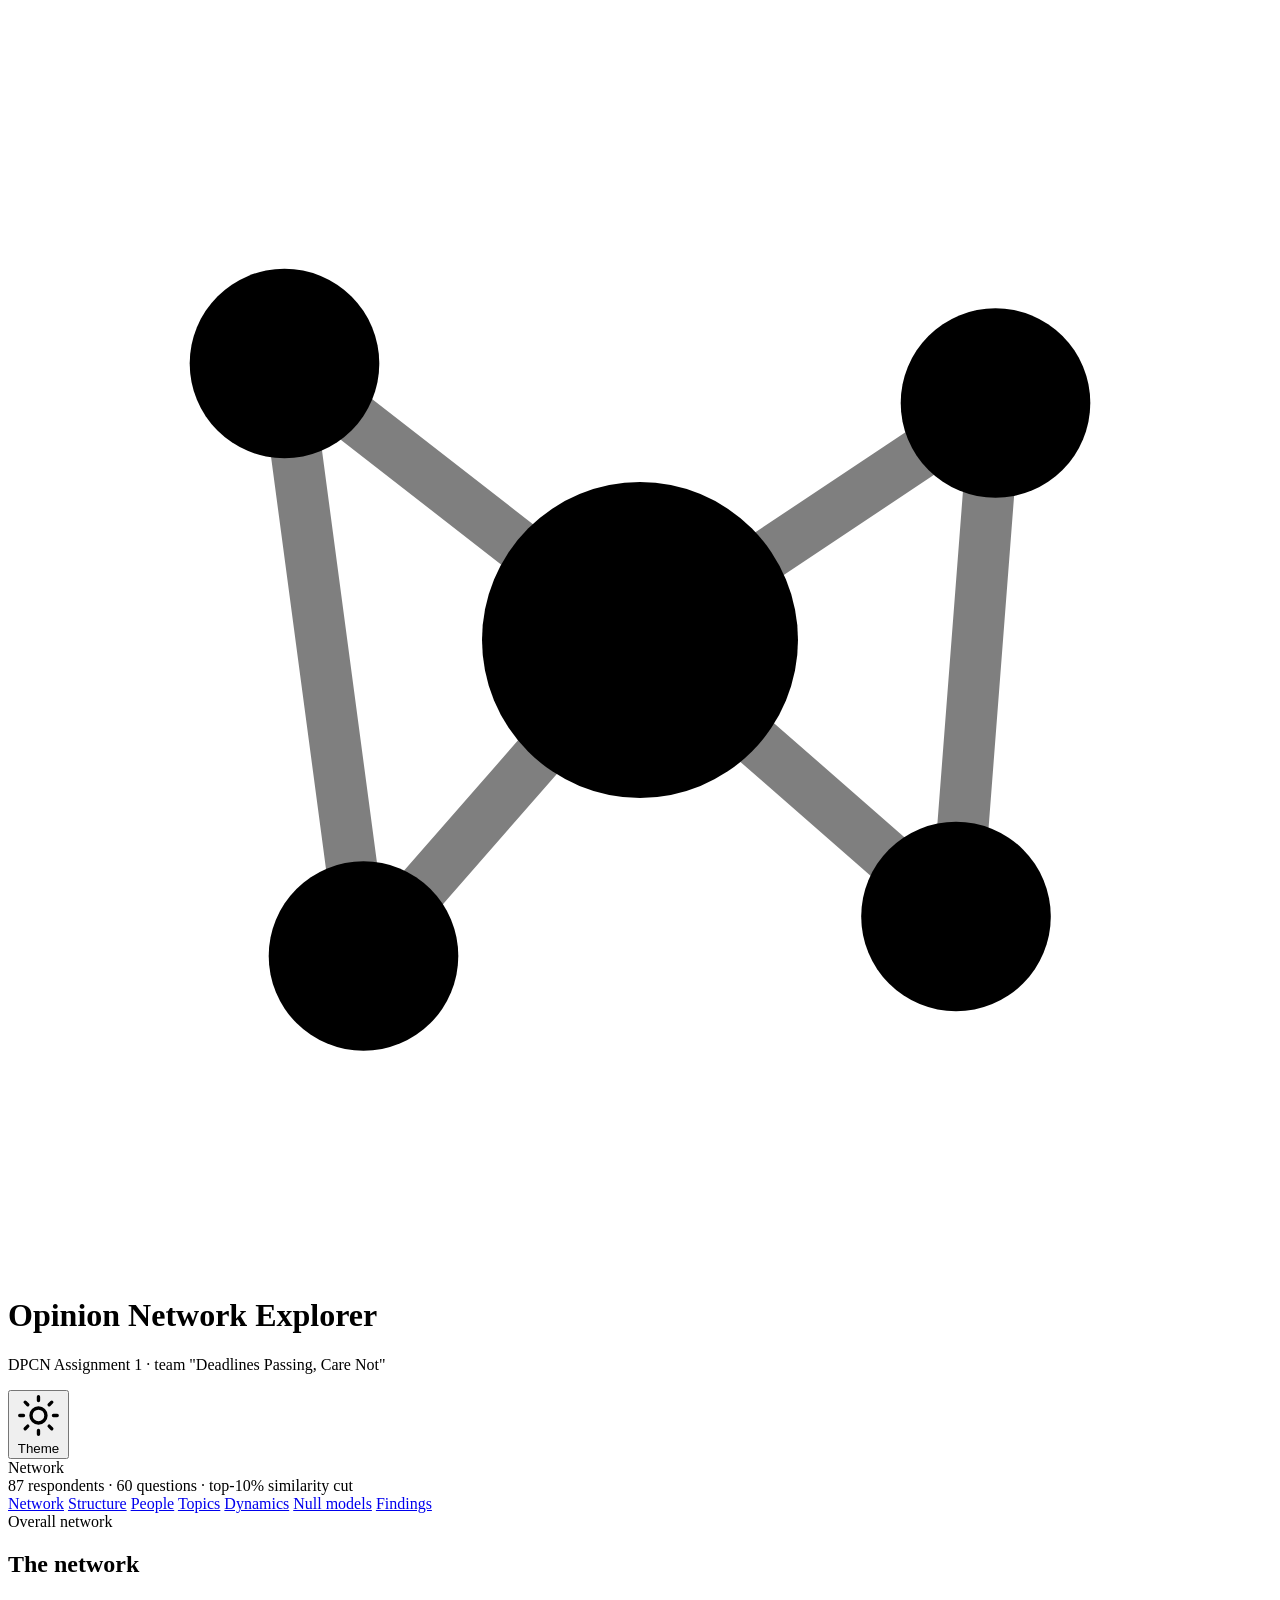
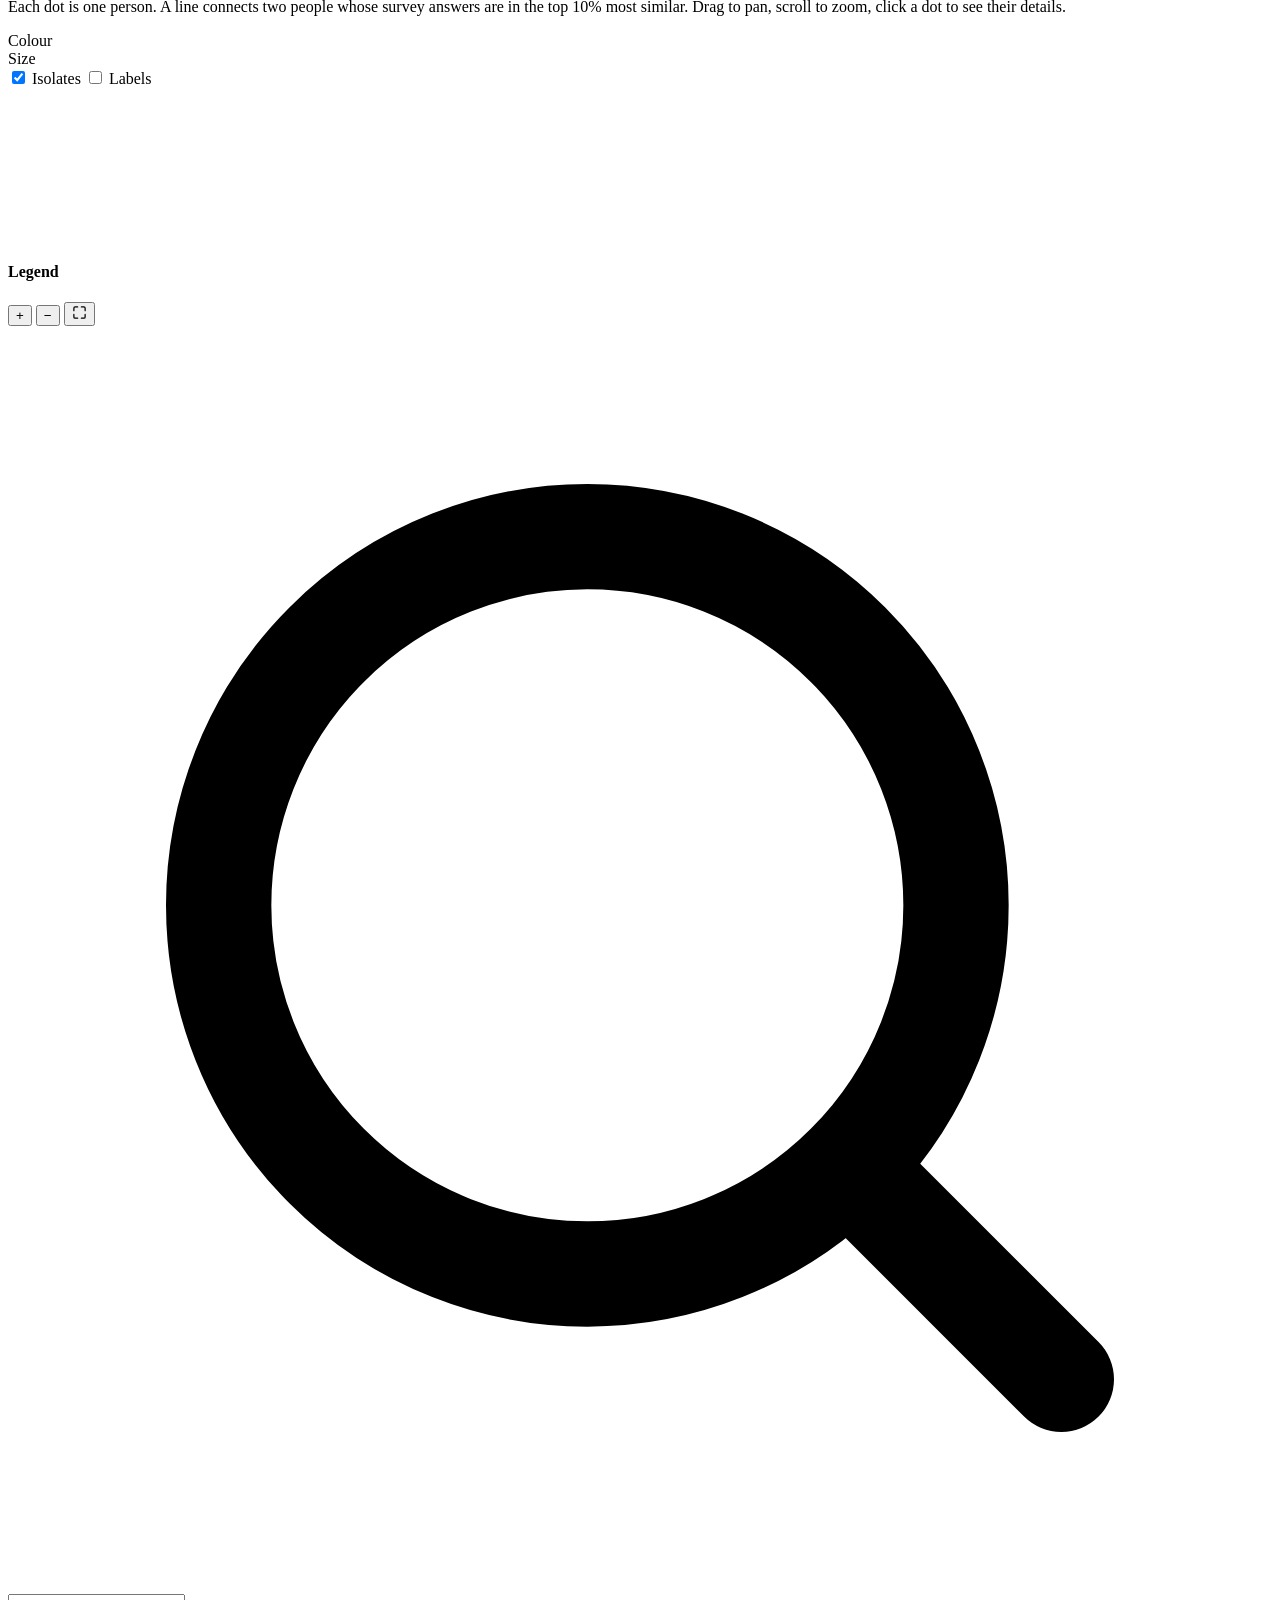
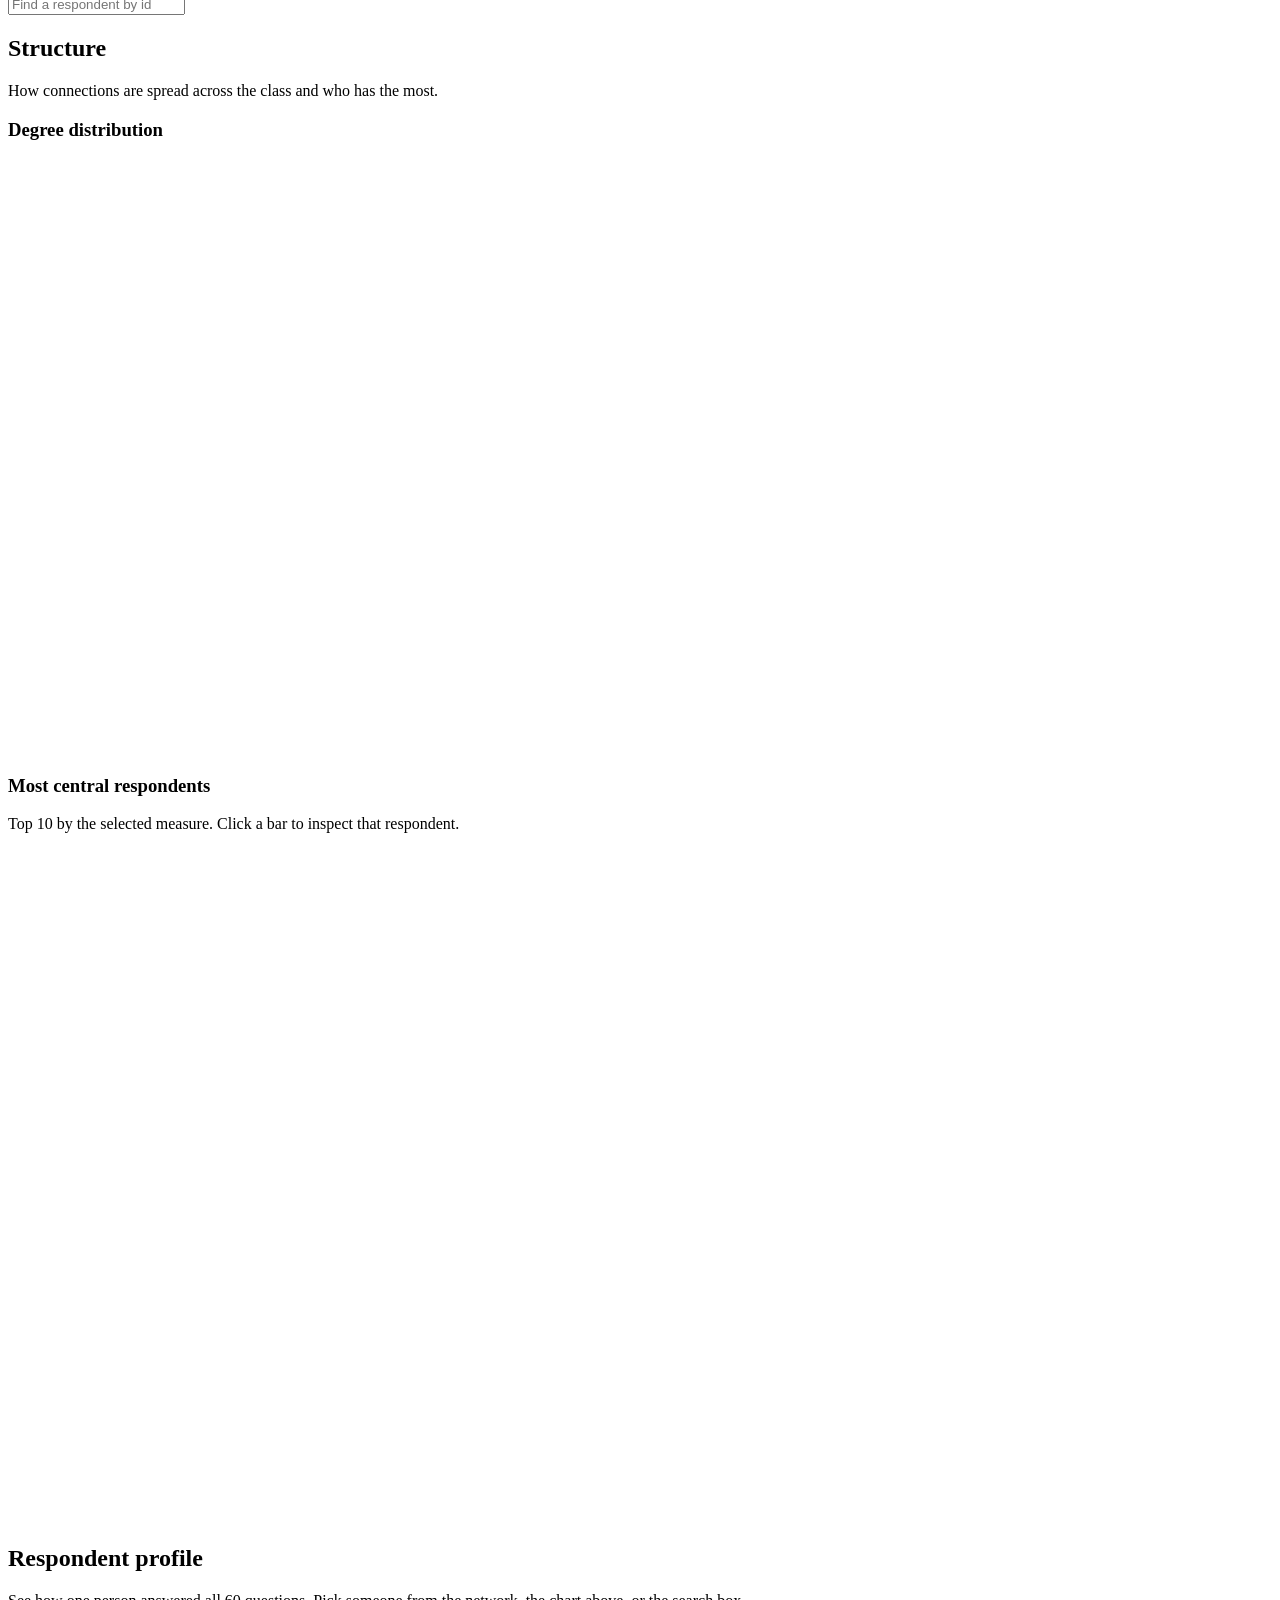
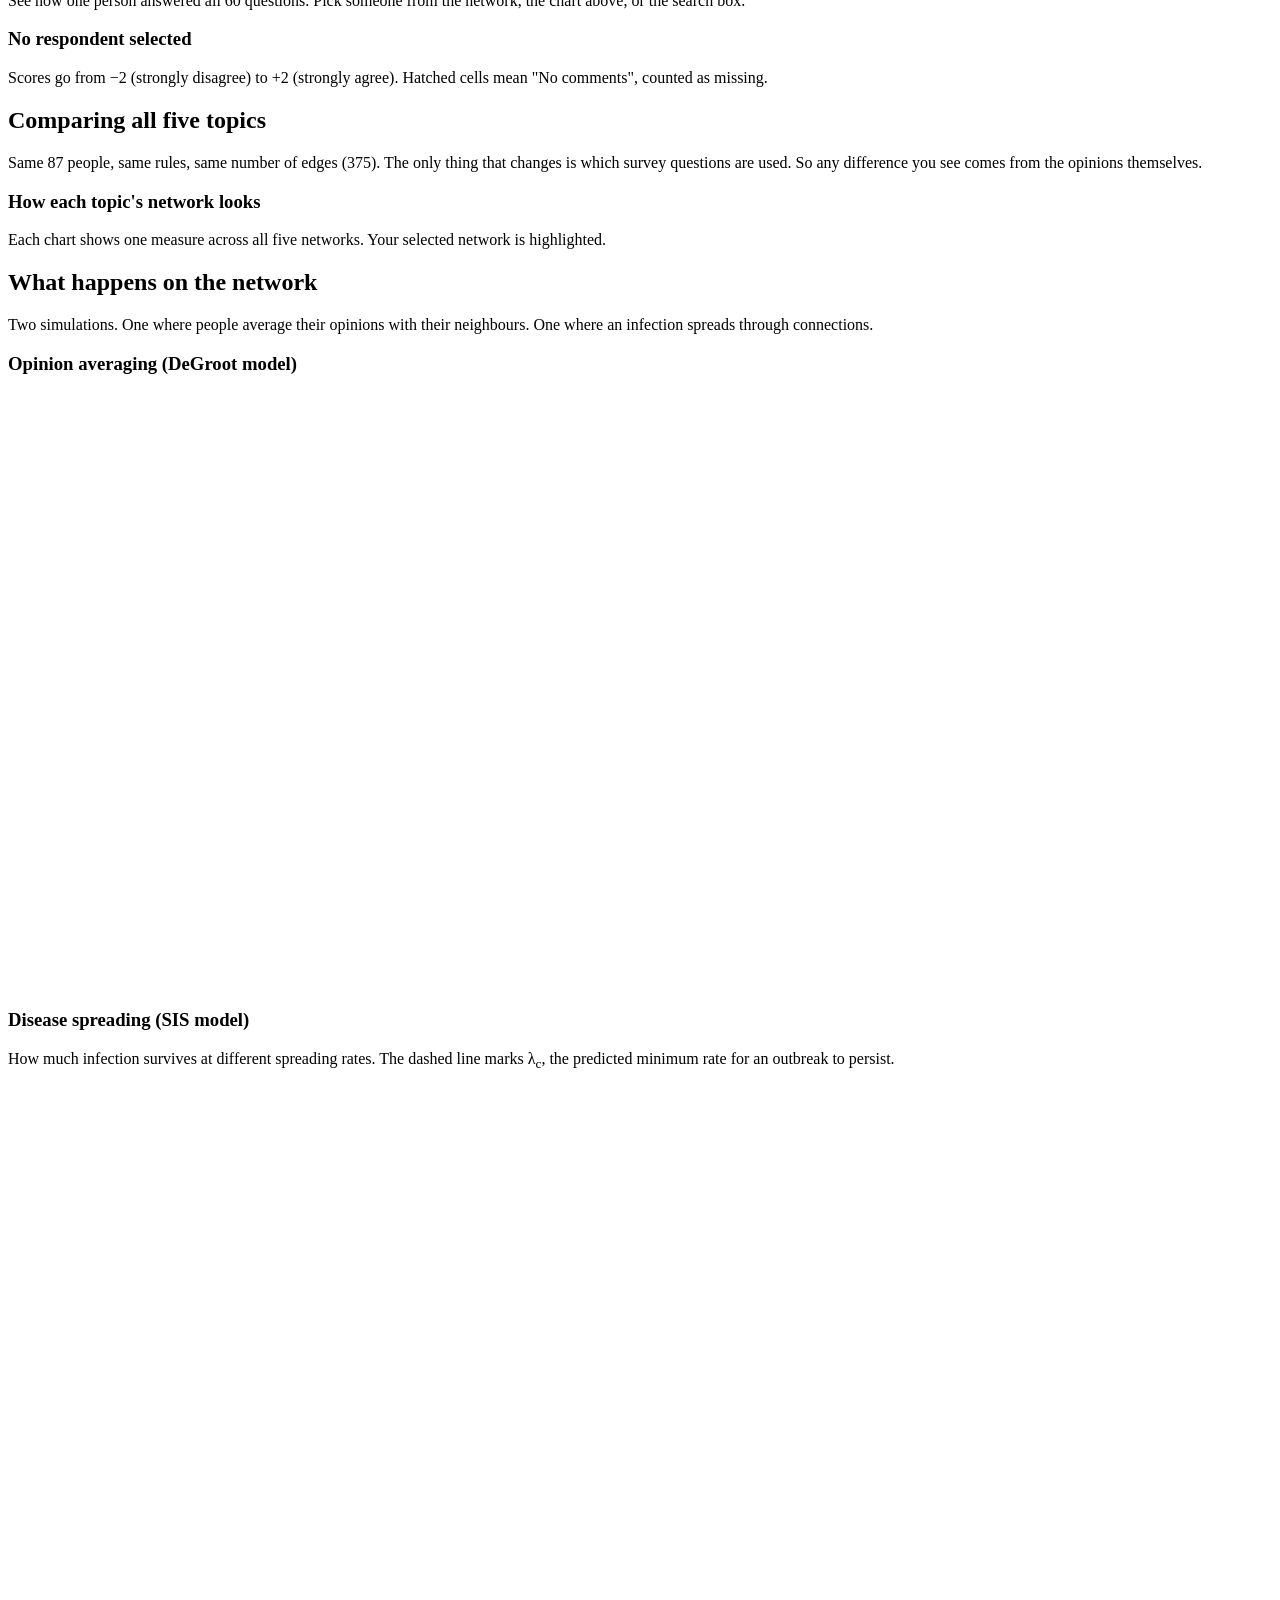
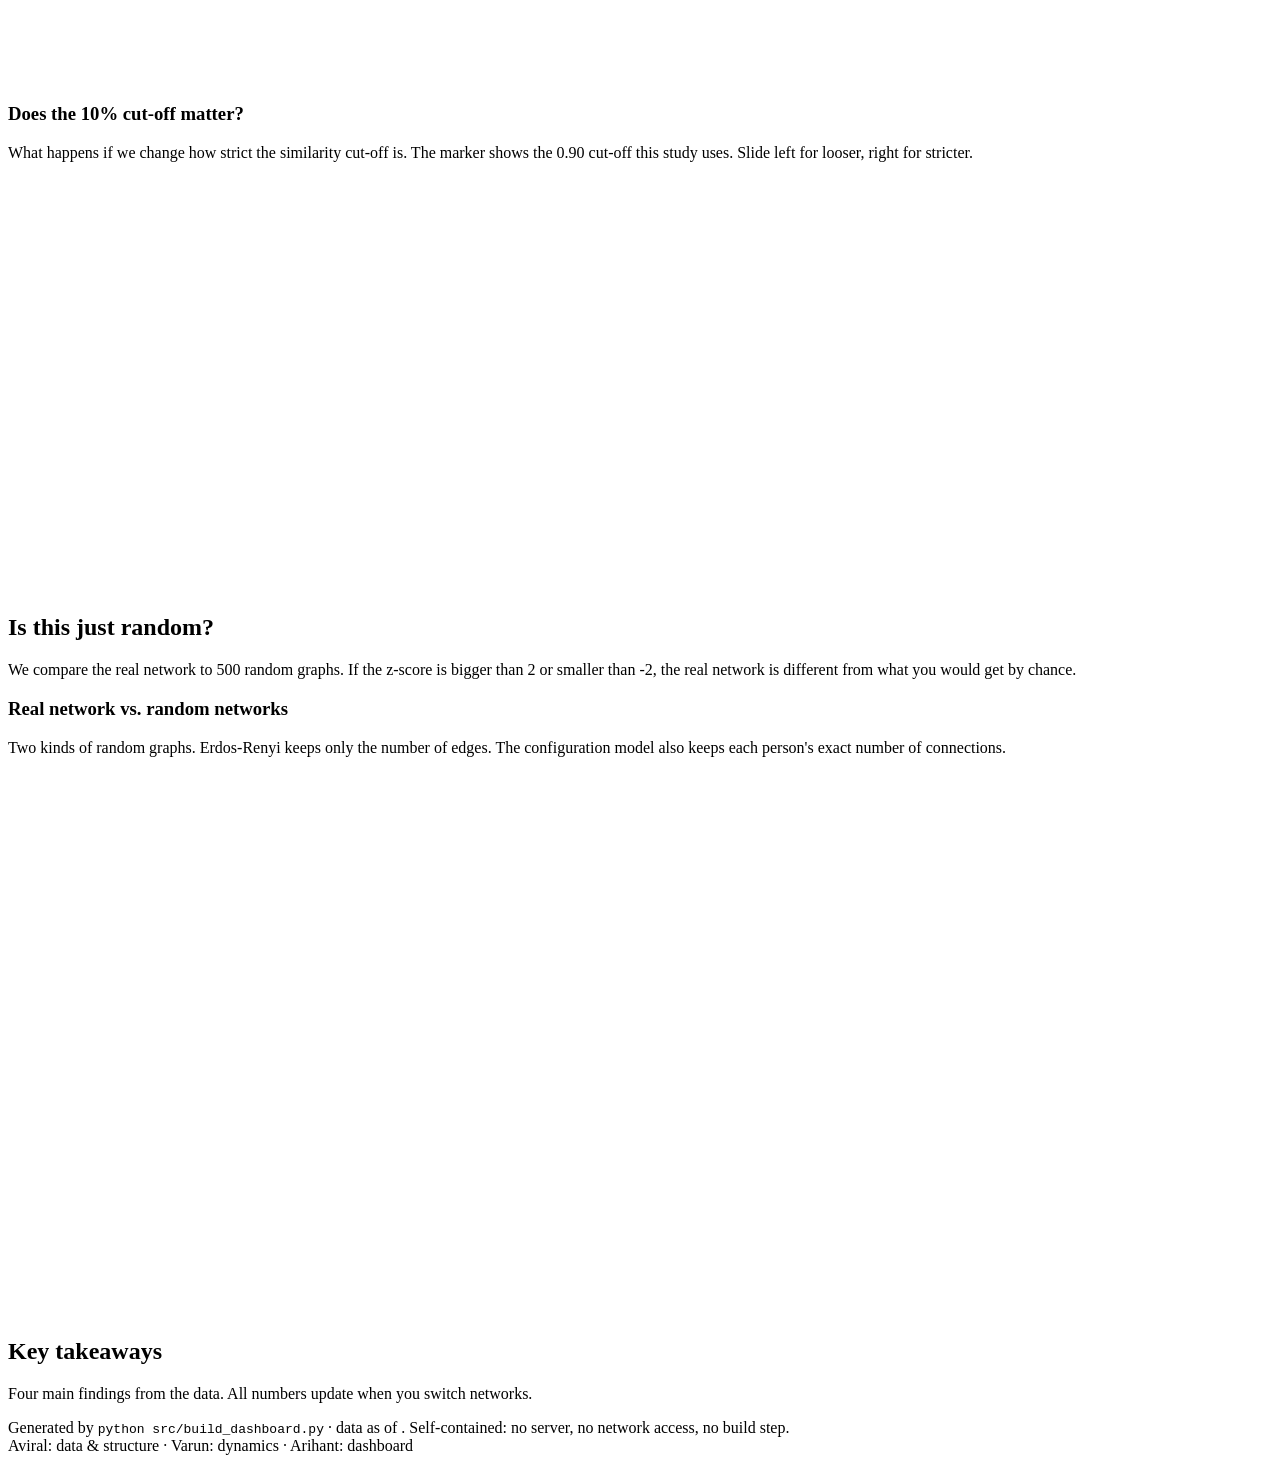
<file: src/dashboard_template/index.template.html>
<!doctype html>
<html lang="en">
<head>
<meta charset="utf-8">
<meta name="viewport" content="width=device-width, initial-scale=1, viewport-fit=cover">
<title>Opinion Network Explorer</title>
<meta name="description" content="Interactive explorer for the class opinion-similarity networks: structure, centrality and dynamics across five networks.">
<style>/*__STYLES__*/</style>
</head>
<body>

<header class="masthead">
  <div class="masthead__inner">
    <div class="masthead__top">
      <div class="wordmark">
        <svg class="wordmark__glyph" viewBox="0 0 32 32" aria-hidden="true">
          <g fill="none" stroke="currentColor" stroke-width="1.3" opacity="0.5">
            <path d="M16 16 L7 9 M16 16 L25 10 M16 16 L9 24 M16 16 L24 23 M7 9 L9 24 M25 10 L24 23"/>
          </g>
          <circle cx="16" cy="16" r="4" fill="var(--s1)"/>
          <circle cx="7" cy="9" r="2.4" fill="var(--s4)"/>
          <circle cx="25" cy="10" r="2.4" fill="var(--s5)"/>
          <circle cx="9" cy="24" r="2.4" fill="var(--s6)"/>
          <circle cx="24" cy="23" r="2.4" fill="var(--s1)"/>
        </svg>
        <div class="wordmark__text">
          <h1>Opinion Network Explorer</h1>
          <p>DPCN Assignment&nbsp;1 · team "Deadlines Passing, Care Not"</p>
        </div>
      </div>

      <div class="masthead__actions">
        <button class="btn btn--ghost" id="theme-toggle" type="button" title="Switch between light and dark">
          <svg viewBox="0 0 24 24" fill="none" stroke="currentColor" stroke-width="1.8" stroke-linecap="round" aria-hidden="true">
            <circle cx="12" cy="12" r="4"/><path d="M12 2v2M12 20v2M4.9 4.9l1.4 1.4M17.7 17.7l1.4 1.4M2 12h2M20 12h2M4.9 19.1l1.4-1.4M17.7 6.3l1.4-1.4"/>
          </svg>
          <span id="theme-label">Theme</span>
        </button>
      </div>
    </div>

    <div class="filterbar" role="group" aria-label="Network filter">
      <span class="filterbar__label">Network</span>
      <div class="netpicker" id="netpicker"></div>
      <span class="filterbar__label" style="margin-left:auto">87 respondents · 60 questions · top-10% similarity cut</span>
    </div>

    <nav class="subnav" id="subnav" aria-label="Sections">
      <a href="#explorer">Network</a>
      <a href="#structure">Structure</a>
      <a href="#people">People</a>
      <a href="#compare">Topics</a>
      <a href="#dynamics">Dynamics</a>
      <a href="#nullmodels">Null models</a>
      <a href="#findings">Findings</a>
    </nav>
  </div>
</header>

<main class="shell">

  <!-- ============================================================ -->
  <section class="hero">
    <div class="hero__lede">
      <div class="hero__eyebrow" id="hero-eyebrow">Overall network</div>
      <div class="hero__figure" id="hero-figure"></div>
      <p class="hero__caption" id="hero-caption"></p>
    </div>
    <div class="tiles" id="tiles"></div>
  </section>

  <!-- ============================================================ -->
  <section class="section" id="explorer">
    <div class="section__head">
      <h2>The network</h2>
      <p>Each dot is one person. A line connects two people whose survey answers are in the top 10% most similar. Drag to pan, scroll to zoom, click a dot to see their details.</p>
    </div>

    <div class="explorer">
      <div class="stage">
        <div class="stage__bar">
          <div class="stage__group">
            <span>Colour</span>
            <div class="seg" id="colour-mode" role="group" aria-label="Node colour"></div>
          </div>
          <div class="stage__group">
            <span>Size</span>
            <div class="seg" id="size-mode" role="group" aria-label="Node size"></div>
          </div>
          <div class="stage__group" style="margin-left:auto;gap:14px">
            <label class="switch"><input type="checkbox" id="toggle-isolates" checked> Isolates</label>
            <label class="switch"><input type="checkbox" id="toggle-labels"> Labels</label>
          </div>
        </div>

        <div class="stage__canvas" id="stage-canvas">
          <canvas id="graph" role="img" aria-label="Node-link diagram of the selected opinion network."></canvas>
          <div class="stage__legend" id="stage-legend">
            <h4 id="legend-title">Legend</h4>
            <div id="legend-body"></div>
          </div>
          <div class="stage__zoom">
            <button type="button" id="zoom-in" title="Zoom in" aria-label="Zoom in">+</button>
            <button type="button" id="zoom-out" title="Zoom out" aria-label="Zoom out">−</button>
            <button type="button" id="zoom-fit" title="Fit to view" aria-label="Fit to view"><svg viewBox="0 0 24 24" width="15" height="15" fill="none" stroke="currentColor" stroke-width="2" stroke-linecap="round" stroke-linejoin="round" aria-hidden="true"><path d="M9 3H5a2 2 0 0 0-2 2v4M15 3h4a2 2 0 0 1 2 2v4M9 21H5a2 2 0 0 1-2-2v-4M15 21h4a2 2 0 0 0 2-2v-4"/></svg></button>
          </div>
        </div>
      </div>

      <aside class="inspector" aria-label="Respondent inspector">
        <div class="inspector__search">
          <svg viewBox="0 0 24 24" fill="none" stroke="currentColor" stroke-width="2" stroke-linecap="round" aria-hidden="true">
            <circle cx="11" cy="11" r="7"/><path d="M20 20l-3.5-3.5"/>
          </svg>
          <input id="search" type="search" list="respondent-ids" placeholder="Find a respondent by id" autocomplete="off" aria-label="Find a respondent by id">
          <datalist id="respondent-ids"></datalist>
        </div>
        <div class="inspector__body" id="inspector-body"></div>
      </aside>
    </div>
  </section>

  <!-- ============================================================ -->
  <section class="section" id="structure">
    <div class="section__head">
      <h2>Structure</h2>
      <p>How connections are spread across the class and who has the most.</p>
    </div>

    <div class="grid grid--halves">
      <div class="card">
        <div class="card__head">
          <div>
            <h3>Degree distribution</h3>
            <p id="degree-sub"></p>
          </div>
        </div>
        <svg class="chart" id="degree-chart" viewBox="0 0 640 300" preserveAspectRatio="xMidYMid meet" role="img"></svg>
        <p class="note" id="degree-note"></p>
      </div>

      <div class="card">
        <div class="card__head">
          <div>
            <h3>Most central respondents</h3>
            <p>Top 10 by the selected measure. Click a bar to inspect that respondent.</p>
          </div>
          <div class="card__tools">
            <div class="seg" id="centrality-pick" role="group" aria-label="Centrality measure"></div>
          </div>
        </div>
        <svg class="chart" id="central-chart" viewBox="0 0 640 340" preserveAspectRatio="xMidYMid meet" role="img"></svg>
        <p class="note" id="central-note"></p>
      </div>
    </div>
  </section>

  <!-- ============================================================ -->
  <section class="section" id="people">
    <div class="section__head">
      <h2>Respondent profile</h2>
      <p>See how one person answered all 60 questions. Pick someone from the network, the chart above, or the search box.</p>
    </div>
    <div class="card">
      <div class="card__head">
        <div>
          <h3 id="profile-title">No respondent selected</h3>
          <p id="profile-sub">Scores go from −2 (strongly disagree) to +2 (strongly agree). Hatched cells mean "No comments", counted as missing.</p>
        </div>
      </div>
      <div class="heat-scroll"><div class="answers" id="profile-answers"></div></div>
      <div class="legend" id="profile-legend"></div>
    </div>
  </section>

  <!-- ============================================================ -->
  <section class="section" id="compare">
    <div class="section__head">
      <h2>Comparing all five topics</h2>
      <p>Same 87 people, same rules, same number of edges (375). The only thing that changes is which survey questions are used. So any difference you see comes from the opinions themselves.</p>
    </div>
    <div class="card">
      <div class="card__head">
        <div>
          <h3>How each topic's network looks</h3>
          <p>Each chart shows one measure across all five networks. Your selected network is highlighted.</p>
        </div>
      </div>
      <div class="grid" id="compare-grid" style="grid-template-columns:repeat(auto-fit,minmax(240px,1fr))"></div>
      <p class="note" id="compare-note"></p>
    </div>
  </section>

  <!-- ============================================================ -->
  <section class="section" id="dynamics">
    <div class="section__head">
      <h2>What happens on the network</h2>
      <p>Two simulations. One where people average their opinions with their neighbours. One where an infection spreads through connections.</p>
    </div>

    <div class="grid grid--halves">
      <div class="card">
        <div class="card__head">
          <div>
            <h3>Opinion averaging (DeGroot model)</h3>
            <p id="degroot-sub"></p>
          </div>
        </div>
        <svg class="chart" id="degroot-chart" viewBox="0 0 640 300" preserveAspectRatio="xMidYMid meet" role="img"></svg>
        <p class="note" id="degroot-note"></p>
      </div>

      <div class="card">
        <div class="card__head">
          <div>
            <h3>Disease spreading (SIS model)</h3>
            <p>How much infection survives at different spreading rates. The dashed line marks &lambda;<sub>c</sub>, the predicted minimum rate for an outbreak to persist.</p>
          </div>
        </div>
        <svg class="chart" id="sis-chart" viewBox="0 0 640 300" preserveAspectRatio="xMidYMid meet" role="img"></svg>
        <div class="legend" id="sis-legend"></div>
        <p class="note" id="sis-note"></p>
      </div>

      <div class="card grid--full">
        <div class="card__head">
          <div>
            <h3>Does the 10% cut-off matter?</h3>
            <p>What happens if we change how strict the similarity cut-off is. The marker shows the 0.90 cut-off this study uses. Slide left for looser, right for stricter.</p>
          </div>
          <div class="card__tools">
            <div class="seg" id="sens-measure" role="group" aria-label="Sensitivity measure"></div>
          </div>
        </div>
        <svg class="chart chart--wide" id="sens-chart" viewBox="0 0 980 320" preserveAspectRatio="xMidYMid meet" role="img"></svg>
        <div class="legend" id="sens-legend"></div>
        <p class="note" id="sens-note"></p>
      </div>
    </div>
  </section>

  <!-- ============================================================ -->
  <section class="section" id="nullmodels">
    <div class="section__head">
      <h2>Is this just random?</h2>
      <p>We compare the real network to 500 random graphs. If the z-score is bigger than 2 or smaller than -2, the real network is different from what you would get by chance.</p>
    </div>
    <div class="card">
      <div class="card__head">
        <div>
          <h3>Real network vs. random networks</h3>
          <p>Two kinds of random graphs. Erdos-Renyi keeps only the number of edges. The configuration model also keeps each person's exact number of connections.</p>
        </div>
      </div>
      <svg class="chart chart--wide" id="null-chart" viewBox="0 0 700 300" preserveAspectRatio="xMidYMid meet" role="img"></svg>
      <div class="legend" id="null-legend"></div>
      <p class="note" id="null-note"></p>
    </div>
  </section>

  <!-- ============================================================ -->
  <section class="section" id="findings">
    <div class="section__head">
      <h2>Key takeaways</h2>
      <p>Four main findings from the data. All numbers update when you switch networks.</p>
    </div>
    <div class="findings" id="findings-grid"></div>
  </section>

  <footer class="foot">
    <div>
      Generated by <code>python src/build_dashboard.py</code> · data as of <span id="stamp"></span>.
      Self-contained: no server, no network access, no build step.
    </div>
    <div>Aviral: data &amp; structure · Varun: dynamics · Arihant: dashboard</div>
  </footer>
</main>

<div class="tip" id="tip" role="status" aria-live="polite"></div>

<script id="payload" type="application/json">/*__DATA__*/</script>
<script>/*__APP__*/</script>
</body>
</html>
</file>
